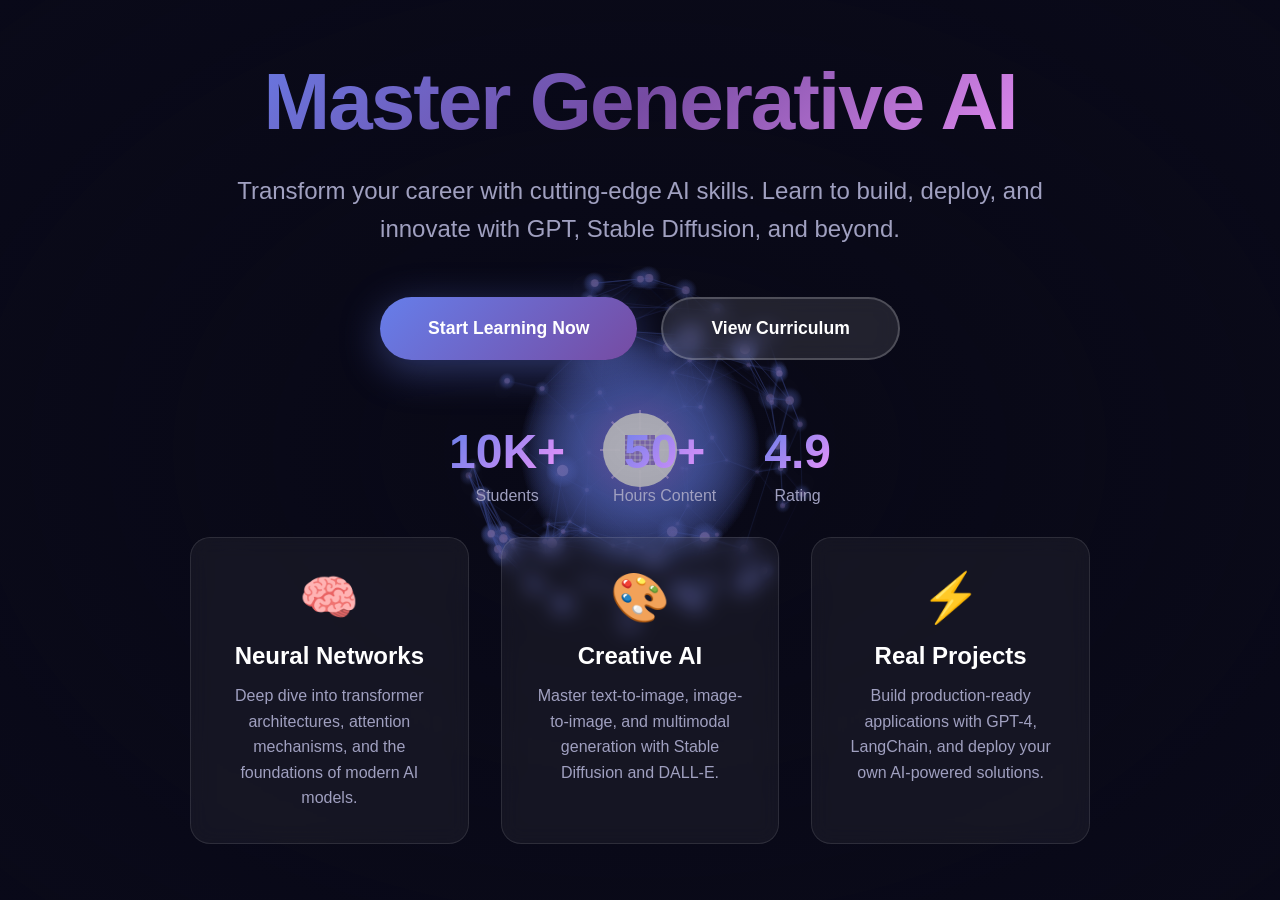
<file: sonnet/index.html>
<!DOCTYPE html>
<html lang="en">
<head>
    <meta charset="UTF-8">
    <meta name="viewport" content="width=device-width, initial-scale=1.0">
    <title>Generative AI Mastery Course</title>
    <link rel="stylesheet" href="css/sonnet.css">
</head>
<body>
    <canvas id="canvas"></canvas>
    <div class="content">
        <div class="hero">
            <h1>Master Generative AI</h1>
            <p class="subtitle">Transform your career with cutting-edge AI skills. Learn to build, deploy, and innovate with GPT, Stable Diffusion, and beyond.</p>
            <div class="cta-container">
                <button class="btn btn-primary">Start Learning Now</button>
                <button class="btn btn-secondary">View Curriculum</button>
            </div>
            <div class="stats">
                <div class="stat">
                    <div class="stat-number">10K+</div>
                    <div class="stat-label">Students</div>
                </div>
                <div class="stat">
                    <div class="stat-number">50+</div>
                    <div class="stat-label">Hours Content</div>
                </div>
                <div class="stat">
                    <div class="stat-number">4.9</div>
                    <div class="stat-label">Rating</div>
                </div>
            </div>
            <div class="features">
                <div class="feature-card">
                    <div class="feature-icon">🧠</div>
                    <h3>Neural Networks</h3>
                    <p>Deep dive into transformer architectures, attention mechanisms, and the foundations of modern AI models.</p>
                </div>
                <div class="feature-card">
                    <div class="feature-icon">🎨</div>
                    <h3>Creative AI</h3>
                    <p>Master text-to-image, image-to-image, and multimodal generation with Stable Diffusion and DALL-E.</p>
                </div>
                <div class="feature-card">
                    <div class="feature-icon">⚡</div>
                    <h3>Real Projects</h3>
                    <p>Build production-ready applications with GPT-4, LangChain, and deploy your own AI-powered solutions.</p>
                </div>
            </div>
        </div>
    </div>
    <script src="js/sonnet.js"></script>
</body>
</html>
</file>
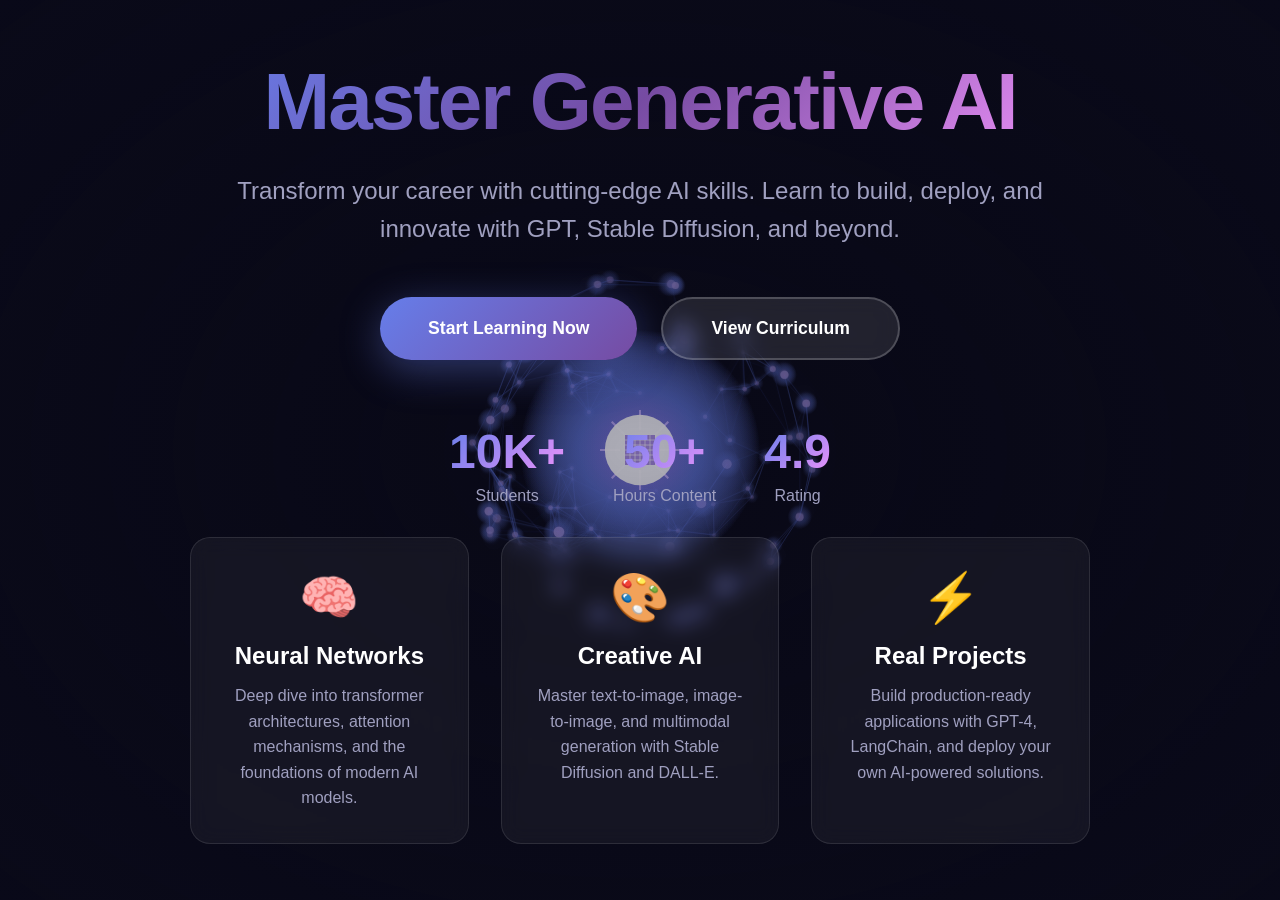
<file: Day 1st November - AI Code Generation/sonnet - genai_landing.html>
<!DOCTYPE html>
<html lang="en">
<head>
    <meta charset="UTF-8">
    <meta name="viewport" content="width=device-width, initial-scale=1.0">
    <title>Generative AI Mastery Course</title>
    <style>
        * {
            margin: 0;
            padding: 0;
            box-sizing: border-box;
        }

        body {
            font-family: 'Segoe UI', Tahoma, Geneva, Verdana, sans-serif;
            overflow-x: hidden;
            background: #0a0a1a;
            color: #fff;
        }

        #canvas {
            position: fixed;
            top: 0;
            left: 0;
            width: 100%;
            height: 100%;
            z-index: 1;
        }

        .content {
            position: relative;
            z-index: 2;
            min-height: 100vh;
            display: flex;
            flex-direction: column;
            justify-content: center;
            align-items: center;
            padding: 2rem;
            background: radial-gradient(ellipse at center, rgba(10,10,26,0.3) 0%, rgba(10,10,26,0.8) 100%);
        }

        .hero {
            text-align: center;
            max-width: 900px;
            animation: fadeInUp 1s ease-out;
        }

        @keyframes fadeInUp {
            from {
                opacity: 0;
                transform: translateY(30px);
            }
            to {
                opacity: 1;
                transform: translateY(0);
            }
        }

        h1 {
            font-size: clamp(2.5rem, 8vw, 5rem);
            font-weight: 800;
            background: linear-gradient(135deg, #667eea 0%, #764ba2 50%, #f093fb 100%);
            -webkit-background-clip: text;
            -webkit-text-fill-color: transparent;
            background-clip: text;
            margin-bottom: 1.5rem;
            letter-spacing: -2px;
            animation: gradientShift 3s ease infinite;
        }

        @keyframes gradientShift {
            0%, 100% {
                filter: hue-rotate(0deg);
            }
            50% {
                filter: hue-rotate(20deg);
            }
        }

        .subtitle {
            font-size: clamp(1.1rem, 3vw, 1.5rem);
            color: #a0a0c0;
            margin-bottom: 3rem;
            line-height: 1.6;
            font-weight: 300;
        }

        .cta-container {
            display: flex;
            gap: 1.5rem;
            justify-content: center;
            flex-wrap: wrap;
            margin-bottom: 4rem;
        }

        .btn {
            padding: 1.2rem 3rem;
            font-size: 1.1rem;
            font-weight: 600;
            border: none;
            border-radius: 50px;
            cursor: pointer;
            transition: all 0.3s ease;
            text-decoration: none;
            display: inline-block;
            position: relative;
            overflow: hidden;
        }

        .btn-primary {
            background: linear-gradient(135deg, #667eea 0%, #764ba2 100%);
            color: white;
            box-shadow: 0 10px 40px rgba(102, 126, 234, 0.4);
        }

        .btn-primary:hover {
            transform: translateY(-3px);
            box-shadow: 0 15px 50px rgba(102, 126, 234, 0.6);
        }

        .btn-secondary {
            background: rgba(255, 255, 255, 0.1);
            color: white;
            backdrop-filter: blur(10px);
            border: 2px solid rgba(255, 255, 255, 0.2);
        }

        .btn-secondary:hover {
            background: rgba(255, 255, 255, 0.2);
            border-color: rgba(255, 255, 255, 0.4);
            transform: translateY(-3px);
        }

        .features {
            display: grid;
            grid-template-columns: repeat(auto-fit, minmax(250px, 1fr));
            gap: 2rem;
            max-width: 1200px;
            margin-top: 2rem;
        }

        .feature-card {
            background: rgba(255, 255, 255, 0.05);
            backdrop-filter: blur(10px);
            border-radius: 20px;
            padding: 2rem;
            border: 1px solid rgba(255, 255, 255, 0.1);
            transition: all 0.3s ease;
            animation: fadeInUp 1s ease-out backwards;
        }

        .feature-card:nth-child(1) { animation-delay: 0.2s; }
        .feature-card:nth-child(2) { animation-delay: 0.4s; }
        .feature-card:nth-child(3) { animation-delay: 0.6s; }

        .feature-card:hover {
            transform: translateY(-10px);
            background: rgba(255, 255, 255, 0.08);
            border-color: rgba(102, 126, 234, 0.5);
            box-shadow: 0 20px 60px rgba(102, 126, 234, 0.3);
        }

        .feature-icon {
            font-size: 3rem;
            margin-bottom: 1rem;
        }

        .feature-card h3 {
            font-size: 1.5rem;
            margin-bottom: 0.8rem;
            color: #fff;
        }

        .feature-card p {
            color: #a0a0c0;
            line-height: 1.6;
        }

        .stats {
            display: flex;
            gap: 3rem;
            justify-content: center;
            margin-top: 3rem;
            flex-wrap: wrap;
        }

        .stat {
            text-align: center;
        }

        .stat-number {
            font-size: 3rem;
            font-weight: 800;
            background: linear-gradient(135deg, #667eea 0%, #f093fb 100%);
            -webkit-background-clip: text;
            -webkit-text-fill-color: transparent;
            background-clip: text;
        }

        .stat-label {
            color: #a0a0c0;
            font-size: 1rem;
            margin-top: 0.5rem;
        }

        @media (max-width: 768px) {
            .cta-container {
                flex-direction: column;
            }
            
            .btn {
                width: 100%;
            }
        }
    </style>
</head>
<body>
    <canvas id="canvas"></canvas>
    
    <div class="content">
        <div class="hero">
            <h1>Master Generative AI</h1>
            <p class="subtitle">Transform your career with cutting-edge AI skills. Learn to build, deploy, and innovate with GPT, Stable Diffusion, and beyond.</p>
            
            <div class="cta-container">
                <button class="btn btn-primary">Start Learning Now</button>
                <button class="btn btn-secondary">View Curriculum</button>
            </div>

            <div class="stats">
                <div class="stat">
                    <div class="stat-number">10K+</div>
                    <div class="stat-label">Students</div>
                </div>
                <div class="stat">
                    <div class="stat-number">50+</div>
                    <div class="stat-label">Hours Content</div>
                </div>
                <div class="stat">
                    <div class="stat-number">4.9</div>
                    <div class="stat-label">Rating</div>
                </div>
            </div>

            <div class="features">
                <div class="feature-card">
                    <div class="feature-icon">🧠</div>
                    <h3>Neural Networks</h3>
                    <p>Deep dive into transformer architectures, attention mechanisms, and the foundations of modern AI models.</p>
                </div>
                <div class="feature-card">
                    <div class="feature-icon">🎨</div>
                    <h3>Creative AI</h3>
                    <p>Master text-to-image, image-to-image, and multimodal generation with Stable Diffusion and DALL-E.</p>
                </div>
                <div class="feature-card">
                    <div class="feature-icon">⚡</div>
                    <h3>Real Projects</h3>
                    <p>Build production-ready applications with GPT-4, LangChain, and deploy your own AI-powered solutions.</p>
                </div>
            </div>
        </div>
    </div>

    <script>
        const canvas = document.getElementById('canvas');
        const ctx = canvas.getContext('2d');
        
        canvas.width = window.innerWidth;
        canvas.height = window.innerHeight;

        class Node {
            constructor(theta, phi, radius) {
                this.theta = theta;
                this.phi = phi;
                this.radius = radius;
                this.x = 0;
                this.y = 0;
                this.z = 0;
                this.screenX = 0;
                this.screenY = 0;
                this.brightness = Math.random() * 0.5 + 0.5;
                this.pulseSpeed = Math.random() * 0.02 + 0.01;
                this.pulseOffset = Math.random() * Math.PI * 2;
                this.updatePosition(0);
            }

            updatePosition(rotation) {
                const r = this.radius;
                const adjustedTheta = this.theta + rotation;
                
                this.x = r * Math.sin(this.phi) * Math.cos(adjustedTheta);
                this.y = r * Math.sin(this.phi) * Math.sin(adjustedTheta);
                this.z = r * Math.cos(this.phi);

                const scale = 300 / (300 + this.z);
                this.screenX = this.x * scale + canvas.width / 2;
                this.screenY = this.y * scale + canvas.height / 2;
                this.scale = scale;
            }

            draw(time) {
                const pulse = Math.sin(time * this.pulseSpeed + this.pulseOffset) * 0.3 + 0.7;
                const distanceFromCenter = Math.sqrt(this.x * this.x + this.y * this.y + this.z * this.z);
                const maxDistance = this.radius;
                const centerBrightness = 1 - (distanceFromCenter / maxDistance) * 0.6;
                
                const size = (2 + pulse * 1) * this.scale;
                const alpha = this.scale * this.brightness * pulse * centerBrightness;
                
                const gradient = ctx.createRadialGradient(
                    this.screenX, this.screenY, 0,
                    this.screenX, this.screenY, size * 3
                );
                gradient.addColorStop(0, `rgba(147, 112, 219, ${alpha})`);
                gradient.addColorStop(0.5, `rgba(102, 126, 234, ${alpha * 0.6})`);
                gradient.addColorStop(1, `rgba(102, 126, 234, 0)`);

                ctx.fillStyle = gradient;
                ctx.beginPath();
                ctx.arc(this.screenX, this.screenY, size * 3, 0, Math.PI * 2);
                ctx.fill();

                ctx.fillStyle = `rgba(200, 180, 255, ${alpha})`;
                ctx.beginPath();
                ctx.arc(this.screenX, this.screenY, size, 0, Math.PI * 2);
                ctx.fill();
            }
        }

        const nodes = [];
        const numNodes = 100;
        const sphereRadius = 150;

        for (let i = 0; i < numNodes; i++) {
            const theta = Math.random() * Math.PI * 2;
            const phi = Math.acos(2 * Math.random() - 1);
            nodes.push(new Node(theta, phi, sphereRadius));
        }

        let rotation = 0;
        let time = 0;

        function drawBrainCPU() {
            const centerX = canvas.width / 2;
            const centerY = canvas.height / 2;
            const size = 60;

            const gradient = ctx.createRadialGradient(centerX, centerY, 0, centerX, centerY, size * 2);
            gradient.addColorStop(0, 'rgba(147, 112, 219, 0.9)');
            gradient.addColorStop(0.5, 'rgba(102, 126, 234, 0.6)');
            gradient.addColorStop(1, 'rgba(102, 126, 234, 0)');
            
            ctx.fillStyle = gradient;
            ctx.beginPath();
            ctx.arc(centerX, centerY, size * 2, 0, Math.PI * 2);
            ctx.fill();

            ctx.strokeStyle = 'rgba(200, 180, 255, 0.8)';
            ctx.lineWidth = 2;
            ctx.beginPath();
            for (let i = 0; i < 8; i++) {
                const angle = (i / 8) * Math.PI * 2;
                const x1 = centerX + Math.cos(angle) * 20;
                const y1 = centerY + Math.sin(angle) * 20;
                const x2 = centerX + Math.cos(angle) * 40;
                const y2 = centerY + Math.sin(angle) * 40;
                ctx.moveTo(x1, y1);
                ctx.lineTo(x2, y2);
            }
            ctx.stroke();

            const pulse = Math.sin(time * 0.03) * 10 + 30;
            ctx.fillStyle = 'rgba(255, 255, 255, 0.9)';
            ctx.beginPath();
            ctx.arc(centerX, centerY, pulse, 0, Math.PI * 2);
            ctx.fill();

            ctx.fillStyle = 'rgba(147, 112, 219, 0.8)';
            ctx.fillRect(centerX - 15, centerY - 15, 30, 30);
            
            ctx.strokeStyle = 'rgba(255, 255, 255, 0.6)';
            ctx.lineWidth = 1;
            for (let i = -10; i <= 10; i += 5) {
                ctx.beginPath();
                ctx.moveTo(centerX + i, centerY - 15);
                ctx.lineTo(centerX + i, centerY + 15);
                ctx.stroke();
                ctx.beginPath();
                ctx.moveTo(centerX - 15, centerY + i);
                ctx.lineTo(centerX + 15, centerY + i);
                ctx.stroke();
            }
        }

        function drawConnections() {
            ctx.strokeStyle = 'rgba(102, 126, 234, 0.15)';
            ctx.lineWidth = 1;

            for (let i = 0; i < nodes.length; i++) {
                for (let j = i + 1; j < nodes.length; j++) {
                    const dx = nodes[i].x - nodes[j].x;
                    const dy = nodes[i].y - nodes[j].y;
                    const dz = nodes[i].z - nodes[j].z;
                    const distance = Math.sqrt(dx * dx + dy * dy + dz * dz);

                    if (distance < 80) {
                        const alpha = (1 - distance / 80) * 0.3;
                        ctx.strokeStyle = `rgba(102, 126, 234, ${alpha})`;
                        ctx.beginPath();
                        ctx.moveTo(nodes[i].screenX, nodes[i].screenY);
                        ctx.lineTo(nodes[j].screenX, nodes[j].screenY);
                        ctx.stroke();
                    }
                }
            }
        }

        function animate() {
            ctx.fillStyle = 'rgba(10, 10, 26, 0.3)';
            ctx.fillRect(0, 0, canvas.width, canvas.height);

            rotation += 0.003;
            time++;

            nodes.forEach(node => node.updatePosition(rotation));
            
            nodes.sort((a, b) => a.z - b.z);

            drawConnections();
            nodes.forEach(node => node.draw(time));
            drawBrainCPU();

            requestAnimationFrame(animate);
        }

        animate();

        window.addEventListener('resize', () => {
            canvas.width = window.innerWidth;
            canvas.height = window.innerHeight;
        });

        let mouseX = 0;
        let mouseY = 0;
        window.addEventListener('mousemove', (e) => {
            mouseX = (e.clientX / window.innerWidth - 0.5) * 0.1;
            mouseY = (e.clientY / window.innerHeight - 0.5) * 0.1;
        });
    </script>
</body>
</html>
</file>
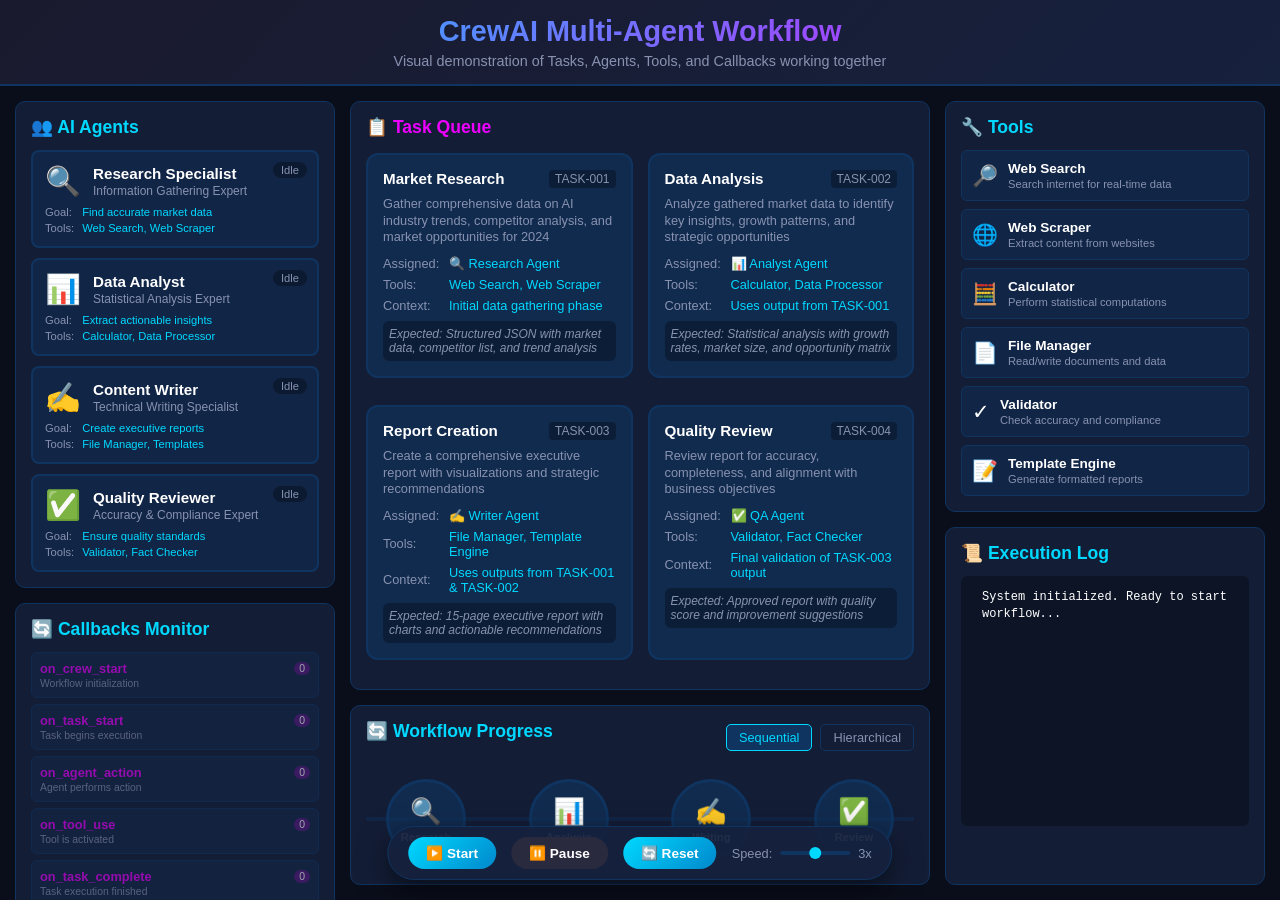
<file: Week11/Day_1/crewai-visualization.html>
<!DOCTYPE html>
<html lang="en">
<head>
    <meta charset="UTF-8">
    <meta name="viewport" content="width=device-width, initial-scale=1.0">
    <title>CrewAI Multi-Agent Workflow with Tasks & Callbacks</title>
    <style>
        * {
            margin: 0;
            padding: 0;
            box-sizing: border-box;
        }

        body {
            font-family: -apple-system, BlinkMacSystemFont, 'Segoe UI', Roboto, sans-serif;
            background: #0a0e1a;
            color: #fff;
            height: 100vh;
            overflow: hidden;
            display: flex;
            flex-direction: column;
        }

        .header {
            text-align: center;
            padding: 15px;
            background: linear-gradient(135deg, #1a1a2e 0%, #16213e 100%);
            border-bottom: 2px solid #0f3460;
        }

        h1 {
            font-size: 1.8rem;
            background: linear-gradient(135deg, #00d9ff 0%, #ee00ff 100%);
            -webkit-background-clip: text;
            -webkit-text-fill-color: transparent;
            margin-bottom: 5px;
        }

        .subtitle {
            color: #8892b0;
            font-size: 0.9rem;
        }

        .main-container {
            flex: 1;
            display: flex;
            gap: 15px;
            padding: 15px;
            overflow: hidden;
        }

        /* Left Panel - Agents & Callbacks */
        .left-panel {
            width: 320px;
            display: flex;
            flex-direction: column;
            gap: 15px;
        }

        .agents-section {
            background: rgba(22, 33, 62, 0.8);
            border-radius: 10px;
            padding: 15px;
            border: 1px solid #0f3460;
        }

        .section-title {
            font-size: 1.1rem;
            margin-bottom: 12px;
            color: #00d9ff;
            display: flex;
            align-items: center;
            gap: 8px;
        }

        .agent-list {
            display: flex;
            flex-direction: column;
            gap: 10px;
        }

        .agent-card {
            background: rgba(15, 52, 96, 0.4);
            border: 2px solid #0f3460;
            border-radius: 8px;
            padding: 12px;
            transition: all 0.3s ease;
            cursor: pointer;
            position: relative;
            overflow: hidden;
        }

        .agent-card.active {
            border-color: #00d9ff;
            background: rgba(0, 217, 255, 0.2);
            box-shadow: 0 0 15px rgba(0, 217, 255, 0.4);
            transform: translateX(5px);
        }

        .agent-header {
            display: flex;
            align-items: center;
            gap: 12px;
            margin-bottom: 8px;
        }

        .agent-icon {
            font-size: 1.8rem;
        }

        .agent-info {
            flex: 1;
        }

        .agent-name {
            font-size: 0.95rem;
            font-weight: bold;
            margin-bottom: 2px;
        }

        .agent-role {
            font-size: 0.75rem;
            color: #8892b0;
        }

        .agent-status {
            position: absolute;
            top: 10px;
            right: 10px;
            font-size: 0.7rem;
            padding: 2px 8px;
            border-radius: 12px;
            background: rgba(0, 0, 0, 0.3);
            color: #8892b0;
        }

        .agent-status.working {
            background: rgba(0, 217, 255, 0.2);
            color: #00d9ff;
            animation: pulse 1s infinite;
        }

        .agent-details {
            display: grid;
            grid-template-columns: auto 1fr;
            gap: 4px 8px;
            font-size: 0.7rem;
        }

        .agent-detail-label {
            color: #8892b0;
        }

        .agent-detail-value {
            color: #00d9ff;
        }

        @keyframes pulse {
            0%, 100% { opacity: 1; }
            50% { opacity: 0.6; }
        }

        /* Tools Section - moved to left panel */
        .tools-section {
            background: rgba(22, 33, 62, 0.8);
            border-radius: 10px;
            padding: 15px;
            border: 1px solid #0f3460;
            flex: 1;
        }

        .task-list-title {
            font-size: 1.1rem;
            color: #ee00ff;
            margin-bottom: 12px;
            display: flex;
            align-items: center;
            gap: 10px;
        }

        .task-card {
            background: rgba(15, 52, 96, 0.6);
            border: 2px solid #0f3460;
            border-radius: 12px;
            padding: 18px;
            margin-bottom: 12px;
            transition: all 0.3s ease;
            position: relative;
            overflow: hidden;
        }

        .task-card.active {
            border-color: #ee00ff;
            background: rgba(238, 0, 255, 0.1);
            box-shadow: 0 0 25px rgba(238, 0, 255, 0.3);
            transform: translateX(5px);
        }

        .task-card.completed {
            border-color: #00ff88;
            background: rgba(0, 255, 136, 0.05);
        }

        .task-card.completed::after {
            content: '✓';
            position: absolute;
            right: 20px;
            top: 20px;
            font-size: 1.2rem;
            color: #00ff88;
        }

        .task-header {
            display: flex;
            justify-content: space-between;
            align-items: start;
            margin-bottom: 10px;
        }

        .task-title {
            font-size: 1rem;
            font-weight: bold;
            color: #fff;
        }

        .task-id {
            font-size: 0.8rem;
            color: #8892b0;
            background: rgba(0, 0, 0, 0.3);
            padding: 2px 8px;
            border-radius: 4px;
        }

        .task-description {
            color: #8892b0;
            margin-bottom: 12px;
            line-height: 1.4;
            font-size: 0.85rem;
        }

        .task-details {
            display: grid;
            gap: 8px;
        }

        .task-detail-item {
            display: flex;
            align-items: center;
            gap: 8px;
            font-size: 0.85rem;
        }

        .task-detail-label {
            color: #8892b0;
            min-width: 70px;
        }

        .task-detail-value {
            color: #00d9ff;
        }

        .task-expected-output {
            margin-top: 10px;
            padding: 8px;
            background: rgba(0, 0, 0, 0.3);
            border-radius: 6px;
            font-size: 0.8rem;
            font-style: italic;
        }

        /* Center Panel - Tasks & Workflow */
        .center-panel {
            flex: 1;
            display: flex;
            flex-direction: column;
            gap: 15px;
            overflow: hidden;
        }

        .workflow-section {
            background: rgba(22, 33, 62, 0.8);
            border-radius: 10px;
            padding: 15px;
            border: 1px solid #0f3460;
            height: 180px;
        }

        .workflow-header {
            display: flex;
            justify-content: space-between;
            align-items: center;
            margin-bottom: 15px;
        }

        .process-selector {
            display: flex;
            gap: 8px;
        }

        .process-btn {
            padding: 5px 12px;
            border: 1px solid #0f3460;
            background: transparent;
            color: #8892b0;
            border-radius: 5px;
            cursor: pointer;
            font-size: 0.8rem;
            transition: all 0.3s ease;
        }

        .process-btn.active {
            background: #0f3460;
            color: #00d9ff;
            border-color: #00d9ff;
        }

        .workflow-track {
            height: 100px;
            position: relative;
            display: flex;
            align-items: center;
            justify-content: space-between;
            padding: 0 20px;
        }

        /* Tasks Section - in center panel */
        .tasks-section {
            background: rgba(22, 33, 62, 0.8);
            border-radius: 10px;
            padding: 15px;
            border: 1px solid #0f3460;
            flex: 1;
            overflow-y: auto;
        }

        .task-list-title {
            font-size: 1.1rem;
            color: #ee00ff;
            margin-bottom: 15px;
            display: flex;
            align-items: center;
            gap: 10px;
        }

        .task-grid {
            display: grid;
            grid-template-columns: 1fr 1fr;
            gap: 15px;
        }

        .task-card {
            background: rgba(15, 52, 96, 0.6);
            border: 2px solid #0f3460;
            border-radius: 12px;
            padding: 15px;
            transition: all 0.3s ease;
            position: relative;
            overflow: hidden;
        }

        .task-card.active {
            border-color: #ee00ff;
            background: rgba(238, 0, 255, 0.1);
            box-shadow: 0 0 25px rgba(238, 0, 255, 0.3);
            transform: scale(1.02);
        }

        .task-card.completed {
            border-color: #00ff88;
            background: rgba(0, 255, 136, 0.05);
        }

        .task-card.completed::after {
            content: '✓';
            position: absolute;
            right: 15px;
            top: 15px;
            font-size: 1.2rem;
            color: #00ff88;
        }

        .task-header {
            display: flex;
            justify-content: space-between;
            align-items: start;
            margin-bottom: 8px;
        }

        .task-title {
            font-size: 0.95rem;
            font-weight: bold;
            color: #fff;
        }

        .task-id {
            font-size: 0.75rem;
            color: #8892b0;
            background: rgba(0, 0, 0, 0.3);
            padding: 2px 6px;
            border-radius: 4px;
        }

        .task-description {
            color: #8892b0;
            margin-bottom: 10px;
            line-height: 1.3;
            font-size: 0.8rem;
        }

        .task-details {
            display: grid;
            gap: 6px;
        }

        .task-detail-item {
            display: flex;
            align-items: center;
            gap: 6px;
            font-size: 0.8rem;
        }

        .task-detail-label {
            color: #8892b0;
            min-width: 60px;
        }

        .task-detail-value {
            color: #00d9ff;
        }

        .task-expected-output {
            margin-top: 8px;
            padding: 6px;
            background: rgba(0, 0, 0, 0.3);
            border-radius: 6px;
            font-size: 0.75rem;
            font-style: italic;
            color: #8892b0;
        }

        /* Compact workflow nodes */
        .flow-node {
            width: 80px;
            height: 80px;
            background: rgba(15, 52, 96, 0.6);
            border: 3px solid #0f3460;
            border-radius: 50%;
            display: flex;
            flex-direction: column;
            align-items: center;
            justify-content: center;
            transition: all 0.4s ease;
            cursor: pointer;
            position: relative;
            z-index: 10;
        }

        .flow-node.active {
            border-color: #00d9ff;
            background: rgba(0, 217, 255, 0.3);
            box-shadow: 0 0 30px rgba(0, 217, 255, 0.6);
            transform: scale(1.15);
            z-index: 20;
        }

        .flow-node.completed {
            border-color: #00ff88;
            background: rgba(0, 255, 136, 0.1);
        }

        .flow-node-icon {
            font-size: 1.6rem;
            margin-bottom: 5px;
        }

        .flow-node-label {
            font-size: 0.7rem;
            text-align: center;
            font-weight: bold;
        }

        .flow-progress {
            position: absolute;
            top: 50%;
            left: 0;
            right: 0;
            height: 4px;
            background: rgba(15, 52, 96, 0.4);
            transform: translateY(-50%);
            z-index: 1;
        }

        .flow-progress-bar {
            height: 100%;
            background: linear-gradient(90deg, #00d9ff, #ee00ff);
            width: 0%;
            transition: width 2s ease;
            box-shadow: 0 0 10px rgba(0, 217, 255, 0.5);
        }

        /* Data packets animation */
        .data-packet {
            position: absolute;
            width: 20px;
            height: 20px;
            background: radial-gradient(circle, #00d9ff, transparent);
            border-radius: 50%;
            opacity: 0;
            z-index: 15;
        }

        .data-packet.active {
            animation: dataPacketFlow 1.5s ease-out;
        }

        @keyframes dataPacketFlow {
            0% {
                opacity: 0;
                transform: scale(0.5);
            }
            20% {
                opacity: 1;
                transform: scale(1);
            }
            80% {
                opacity: 1;
            }
            100% {
                opacity: 0;
                transform: scale(0.5);
            }
        }

        .tool-list {
            display: flex;
            flex-direction: column;
            gap: 8px;
        }

        .tool-item {
            background: rgba(15, 52, 96, 0.4);
            border: 1px solid #0f3460;
            border-radius: 6px;
            padding: 10px;
            transition: all 0.3s ease;
            display: flex;
            align-items: center;
            gap: 10px;
        }

        .tool-item.active {
            border-color: #00d9ff;
            background: rgba(0, 217, 255, 0.2);
            transform: translateX(5px);
            box-shadow: 0 0 15px rgba(0, 217, 255, 0.3);
        }

        .tool-icon {
            font-size: 1.3rem;
        }

        .tool-info {
            flex: 1;
        }

        .tool-name {
            font-size: 0.85rem;
            font-weight: bold;
            margin-bottom: 2px;
        }

        .tool-description {
            font-size: 0.7rem;
            color: #8892b0;
        }

        .log-entry {
            padding: 3px 0;
            margin-bottom: 2px;
            border-left: 3px solid transparent;
            padding-left: 8px;
        }

        .log-entry.callback {
            border-left-color: #ee00ff;
        }

        .log-entry.tool {
            border-left-color: #00d9ff;
        }

        .log-entry.agent {
            border-left-color: #00ff88;
        }

        .log-entry.task {
            border-left-color: #ff6b6b;
        }

        /* Right Panel - Tools & Logs */
        .right-panel {
            width: 320px;
            display: flex;
            flex-direction: column;
            gap: 15px;
        }

        .callbacks-section {
            background: rgba(22, 33, 62, 0.8);
            border-radius: 10px;
            padding: 15px;
            border: 1px solid #0f3460;
        }

        .callback-item {
            background: rgba(15, 52, 96, 0.4);
            border: 1px solid #0f3460;
            border-radius: 6px;
            padding: 8px;
            margin-bottom: 6px;
            transition: all 0.3s ease;
            opacity: 0.6;
        }

        .callback-item.triggered {
            opacity: 1;
            border-color: #ee00ff;
            background: rgba(238, 0, 255, 0.1);
            animation: callbackPulse 0.5s ease;
        }

        @keyframes callbackPulse {
            0%, 100% { transform: scale(1); }
            50% { transform: scale(1.05); }
        }

        .callback-header {
            display: flex;
            justify-content: space-between;
            align-items: center;
            margin-bottom: 2px;
        }

        .callback-name {
            font-weight: bold;
            color: #ee00ff;
            font-size: 0.8rem;
        }

        .callback-count {
            font-size: 0.65rem;
            color: #fff;
            background: rgba(238, 0, 255, 0.3);
            padding: 1px 5px;
            border-radius: 10px;
        }

        .callback-description {
            font-size: 0.65rem;
            color: #8892b0;
        }

        /* Logs Section - in right panel */
        .logs-section {
            background: rgba(22, 33, 62, 0.8);
            border-radius: 10px;
            padding: 15px;
            border: 1px solid #0f3460;
            flex: 1;
            display: flex;
            flex-direction: column;
        }

        .logs-content {
            flex: 1;
            overflow-y: auto;
            font-family: 'Monaco', 'Courier New', monospace;
            font-size: 0.75rem;
            line-height: 1.4;
            background: rgba(0, 0, 0, 0.3);
            padding: 10px;
            border-radius: 6px;
            max-height: 250px;
        }

        /* Control Panel */
        .control-panel {
            position: fixed;
            bottom: 20px;
            left: 50%;
            transform: translateX(-50%);
            background: rgba(22, 33, 62, 0.95);
            border: 1px solid #0f3460;
            border-radius: 50px;
            padding: 10px 20px;
            display: flex;
            gap: 15px;
            align-items: center;
            box-shadow: 0 10px 30px rgba(0, 0, 0, 0.5);
            z-index: 1000;
        }

        .control-btn {
            padding: 8px 18px;
            border: none;
            border-radius: 20px;
            background: linear-gradient(135deg, #00d9ff, #0088cc);
            color: white;
            font-weight: bold;
            font-size: 0.85rem;
            cursor: pointer;
            transition: all 0.3s ease;
        }

        .control-btn:hover {
            transform: translateY(-2px);
            box-shadow: 0 5px 15px rgba(0, 217, 255, 0.4);
        }

        .control-btn:disabled {
            background: #2a2a3e;
            cursor: not-allowed;
            transform: none;
        }

        .speed-control {
            display: flex;
            align-items: center;
            gap: 8px;
            color: #8892b0;
            font-size: 0.8rem;
        }

        .speed-slider {
            width: 70px;
            height: 4px;
            -webkit-appearance: none;
            appearance: none;
            background: #0f3460;
            border-radius: 2px;
            outline: none;
        }

        .speed-slider::-webkit-slider-thumb {
            -webkit-appearance: none;
            appearance: none;
            width: 12px;
            height: 12px;
            background: #00d9ff;
            border-radius: 50%;
            cursor: pointer;
        }

        /* Floating status */
        .status-popup {
            position: absolute;
            background: rgba(238, 0, 255, 0.9);
            color: white;
            padding: 6px 12px;
            border-radius: 20px;
            font-size: 0.75rem;
            font-weight: bold;
            white-space: nowrap;
            opacity: 0;
            transform: translateY(-10px);
            transition: all 0.3s ease;
            pointer-events: none;
            z-index: 100;
        }

        .status-popup.show {
            opacity: 1;
            transform: translateY(-25px);
        }
    </style>
</head>
<body>
    <div class="header">
        <h1>CrewAI Multi-Agent Workflow</h1>
        <p class="subtitle">Visual demonstration of Tasks, Agents, Tools, and Callbacks working together</p>
    </div>

    <div class="main-container">
        <!-- Left Panel - Agents & Callbacks -->
        <div class="left-panel">
            <div class="agents-section">
                <h3 class="section-title">👥 AI Agents</h3>
                <div class="agent-list">
                    <div class="agent-card" id="agent-researcher">
                        <div class="agent-status">Idle</div>
                        <div class="agent-header">
                            <span class="agent-icon">🔍</span>
                            <div class="agent-info">
                                <div class="agent-name">Research Specialist</div>
                                <div class="agent-role">Information Gathering Expert</div>
                            </div>
                        </div>
                        <div class="agent-details">
                            <span class="agent-detail-label">Goal:</span>
                            <span class="agent-detail-value">Find accurate market data</span>
                            <span class="agent-detail-label">Tools:</span>
                            <span class="agent-detail-value">Web Search, Web Scraper</span>
                        </div>
                    </div>
                    
                    <div class="agent-card" id="agent-analyst">
                        <div class="agent-status">Idle</div>
                        <div class="agent-header">
                            <span class="agent-icon">📊</span>
                            <div class="agent-info">
                                <div class="agent-name">Data Analyst</div>
                                <div class="agent-role">Statistical Analysis Expert</div>
                            </div>
                        </div>
                        <div class="agent-details">
                            <span class="agent-detail-label">Goal:</span>
                            <span class="agent-detail-value">Extract actionable insights</span>
                            <span class="agent-detail-label">Tools:</span>
                            <span class="agent-detail-value">Calculator, Data Processor</span>
                        </div>
                    </div>
                    
                    <div class="agent-card" id="agent-writer">
                        <div class="agent-status">Idle</div>
                        <div class="agent-header">
                            <span class="agent-icon">✍️</span>
                            <div class="agent-info">
                                <div class="agent-name">Content Writer</div>
                                <div class="agent-role">Technical Writing Specialist</div>
                            </div>
                        </div>
                        <div class="agent-details">
                            <span class="agent-detail-label">Goal:</span>
                            <span class="agent-detail-value">Create executive reports</span>
                            <span class="agent-detail-label">Tools:</span>
                            <span class="agent-detail-value">File Manager, Templates</span>
                        </div>
                    </div>
                    
                    <div class="agent-card" id="agent-reviewer">
                        <div class="agent-status">Idle</div>
                        <div class="agent-header">
                            <span class="agent-icon">✅</span>
                            <div class="agent-info">
                                <div class="agent-name">Quality Reviewer</div>
                                <div class="agent-role">Accuracy & Compliance Expert</div>
                            </div>
                        </div>
                        <div class="agent-details">
                            <span class="agent-detail-label">Goal:</span>
                            <span class="agent-detail-value">Ensure quality standards</span>
                            <span class="agent-detail-label">Tools:</span>
                            <span class="agent-detail-value">Validator, Fact Checker</span>
                        </div>
                    </div>
                </div>
            </div>

            <div class="callbacks-section">
                <h3 class="section-title">🔄 Callbacks Monitor</h3>
                
                <div class="callback-item" id="cb-crew-start">
                    <div class="callback-header">
                        <span class="callback-name">on_crew_start</span>
                        <span class="callback-count">0</span>
                    </div>
                    <div class="callback-description">Workflow initialization</div>
                </div>

                <div class="callback-item" id="cb-task-start">
                    <div class="callback-header">
                        <span class="callback-name">on_task_start</span>
                        <span class="callback-count">0</span>
                    </div>
                    <div class="callback-description">Task begins execution</div>
                </div>

                <div class="callback-item" id="cb-agent-action">
                    <div class="callback-header">
                        <span class="callback-name">on_agent_action</span>
                        <span class="callback-count">0</span>
                    </div>
                    <div class="callback-description">Agent performs action</div>
                </div>

                <div class="callback-item" id="cb-tool-use">
                    <div class="callback-header">
                        <span class="callback-name">on_tool_use</span>
                        <span class="callback-count">0</span>
                    </div>
                    <div class="callback-description">Tool is activated</div>
                </div>

                <div class="callback-item" id="cb-task-complete">
                    <div class="callback-header">
                        <span class="callback-name">on_task_complete</span>
                        <span class="callback-count">0</span>
                    </div>
                    <div class="callback-description">Task execution finished</div>
                </div>

                <div class="callback-item" id="cb-agent-think">
                    <div class="callback-header">
                        <span class="callback-name">on_agent_think</span>
                        <span class="callback-count">0</span>
                    </div>
                    <div class="callback-description">Agent reasoning process</div>
                </div>

                <div class="callback-item" id="cb-error">
                    <div class="callback-header">
                        <span class="callback-name">on_error</span>
                        <span class="callback-count">0</span>
                    </div>
                    <div class="callback-description">Error handling triggered</div>
                </div>

                <div class="callback-item" id="cb-crew-complete">
                    <div class="callback-header">
                        <span class="callback-name">on_crew_complete</span>
                        <span class="callback-count">0</span>
                    </div>
                    <div class="callback-description">All tasks completed</div>
                </div>
            </div>
        </div>

        <!-- Center Panel - Tasks & Workflow -->
        <div class="center-panel">
            <!-- Tasks Section -->
            <div class="tasks-section">
                <h3 class="task-list-title">📋 Task Queue</h3>
                
                <div class="task-grid">
                    <div class="task-card" id="task-1">
                        <div class="task-header">
                            <div class="task-title">Market Research</div>
                            <div class="task-id">TASK-001</div>
                        </div>
                        <div class="task-description">
                            Gather comprehensive data on AI industry trends, competitor analysis, and market opportunities for 2024
                        </div>
                        <div class="task-details">
                            <div class="task-detail-item">
                                <span class="task-detail-label">Assigned:</span>
                                <span class="task-detail-value">🔍 Research Agent</span>
                            </div>
                            <div class="task-detail-item">
                                <span class="task-detail-label">Tools:</span>
                                <span class="task-detail-value">Web Search, Web Scraper</span>
                            </div>
                            <div class="task-detail-item">
                                <span class="task-detail-label">Context:</span>
                                <span class="task-detail-value">Initial data gathering phase</span>
                            </div>
                        </div>
                        <div class="task-expected-output">
                            Expected: Structured JSON with market data, competitor list, and trend analysis
                        </div>
                    </div>

                    <div class="task-card" id="task-2">
                        <div class="task-header">
                            <div class="task-title">Data Analysis</div>
                            <div class="task-id">TASK-002</div>
                        </div>
                        <div class="task-description">
                            Analyze gathered market data to identify key insights, growth patterns, and strategic opportunities
                        </div>
                        <div class="task-details">
                            <div class="task-detail-item">
                                <span class="task-detail-label">Assigned:</span>
                                <span class="task-detail-value">📊 Analyst Agent</span>
                            </div>
                            <div class="task-detail-item">
                                <span class="task-detail-label">Tools:</span>
                                <span class="task-detail-value">Calculator, Data Processor</span>
                            </div>
                            <div class="task-detail-item">
                                <span class="task-detail-label">Context:</span>
                                <span class="task-detail-value">Uses output from TASK-001</span>
                            </div>
                        </div>
                        <div class="task-expected-output">
                            Expected: Statistical analysis with growth rates, market size, and opportunity matrix
                        </div>
                    </div>

                    <div class="task-card" id="task-3">
                        <div class="task-header">
                            <div class="task-title">Report Creation</div>
                            <div class="task-id">TASK-003</div>
                        </div>
                        <div class="task-description">
                            Create a comprehensive executive report with visualizations and strategic recommendations
                        </div>
                        <div class="task-details">
                            <div class="task-detail-item">
                                <span class="task-detail-label">Assigned:</span>
                                <span class="task-detail-value">✍️ Writer Agent</span>
                            </div>
                            <div class="task-detail-item">
                                <span class="task-detail-label">Tools:</span>
                                <span class="task-detail-value">File Manager, Template Engine</span>
                            </div>
                            <div class="task-detail-item">
                                <span class="task-detail-label">Context:</span>
                                <span class="task-detail-value">Uses outputs from TASK-001 & TASK-002</span>
                            </div>
                        </div>
                        <div class="task-expected-output">
                            Expected: 15-page executive report with charts and actionable recommendations
                        </div>
                    </div>

                    <div class="task-card" id="task-4">
                        <div class="task-header">
                            <div class="task-title">Quality Review</div>
                            <div class="task-id">TASK-004</div>
                        </div>
                        <div class="task-description">
                            Review report for accuracy, completeness, and alignment with business objectives
                        </div>
                        <div class="task-details">
                            <div class="task-detail-item">
                                <span class="task-detail-label">Assigned:</span>
                                <span class="task-detail-value">✅ QA Agent</span>
                            </div>
                            <div class="task-detail-item">
                                <span class="task-detail-label">Tools:</span>
                                <span class="task-detail-value">Validator, Fact Checker</span>
                            </div>
                            <div class="task-detail-item">
                                <span class="task-detail-label">Context:</span>
                                <span class="task-detail-value">Final validation of TASK-003 output</span>
                            </div>
                        </div>
                        <div class="task-expected-output">
                            Expected: Approved report with quality score and improvement suggestions
                        </div>
                    </div>
                </div>
            </div>

            <!-- Workflow Visualization -->
            <div class="workflow-section">
                <div class="workflow-header">
                    <h3 class="section-title">🔄 Workflow Progress</h3>
                    <div class="process-selector">
                        <button class="process-btn active" onclick="setProcess('sequential')">Sequential</button>
                        <button class="process-btn" onclick="setProcess('hierarchical')">Hierarchical</button>
                    </div>
                </div>
                
                <div class="workflow-track">
                    <div class="flow-progress">
                        <div class="flow-progress-bar" id="progress-bar"></div>
                    </div>
                    
                    <div class="flow-node" id="flow-1">
                        <div class="flow-node-icon">🔍</div>
                        <div class="flow-node-label">Research</div>
                        <div class="status-popup" id="status-1"></div>
                    </div>
                    
                    <div class="flow-node" id="flow-2">
                        <div class="flow-node-icon">📊</div>
                        <div class="flow-node-label">Analysis</div>
                        <div class="status-popup" id="status-2"></div>
                    </div>
                    
                    <div class="flow-node" id="flow-3">
                        <div class="flow-node-icon">✍️</div>
                        <div class="flow-node-label">Writing</div>
                        <div class="status-popup" id="status-3"></div>
                    </div>
                    
                    <div class="flow-node" id="flow-4">
                        <div class="flow-node-icon">✅</div>
                        <div class="flow-node-label">Review</div>
                        <div class="status-popup" id="status-4"></div>
                    </div>
                </div>
            </div>
        </div>

        <!-- Right Panel - Tools & Logs -->
        <div class="right-panel">
            <div class="tools-section">
                <h3 class="section-title">🔧 Tools</h3>
                <div class="tool-list">
                    <div class="tool-item" id="tool-search">
                        <span class="tool-icon">🔎</span>
                        <div class="tool-info">
                            <div class="tool-name">Web Search</div>
                            <div class="tool-description">Search internet for real-time data</div>
                        </div>
                    </div>
                    <div class="tool-item" id="tool-scraper">
                        <span class="tool-icon">🌐</span>
                        <div class="tool-info">
                            <div class="tool-name">Web Scraper</div>
                            <div class="tool-description">Extract content from websites</div>
                        </div>
                    </div>
                    <div class="tool-item" id="tool-calculator">
                        <span class="tool-icon">🧮</span>
                        <div class="tool-info">
                            <div class="tool-name">Calculator</div>
                            <div class="tool-description">Perform statistical computations</div>
                        </div>
                    </div>
                    <div class="tool-item" id="tool-file">
                        <span class="tool-icon">📄</span>
                        <div class="tool-info">
                            <div class="tool-name">File Manager</div>
                            <div class="tool-description">Read/write documents and data</div>
                        </div>
                    </div>
                    <div class="tool-item" id="tool-validator">
                        <span class="tool-icon">✓</span>
                        <div class="tool-info">
                            <div class="tool-name">Validator</div>
                            <div class="tool-description">Check accuracy and compliance</div>
                        </div>
                    </div>
                    <div class="tool-item" id="tool-template">
                        <span class="tool-icon">📝</span>
                        <div class="tool-info">
                            <div class="tool-name">Template Engine</div>
                            <div class="tool-description">Generate formatted reports</div>
                        </div>
                    </div>
                </div>
            </div>

            <div class="logs-section">
                <h3 class="section-title">📜 Execution Log</h3>
                <div class="logs-content" id="logs-content">
                    <div class="log-entry">System initialized. Ready to start workflow...</div>
                </div>
            </div>
        </div>
    </div>

    <!-- Control Panel -->
    <div class="control-panel">
        <button class="control-btn" id="start-btn" onclick="startWorkflow()">▶️ Start</button>
        <button class="control-btn" id="pause-btn" onclick="pauseWorkflow()" disabled>⏸️ Pause</button>
        <button class="control-btn" id="reset-btn" onclick="resetWorkflow()">🔄 Reset</button>
        <div class="speed-control">
            <span>Speed:</span>
            <input type="range" class="speed-slider" id="speed-slider" min="1" max="5" value="3">
            <span id="speed-value">3x</span>
        </div>
    </div>

    <script>
        let isRunning = false;
        let isPaused = false;
        let currentProcess = 'sequential';
        let animationSpeed = 3;
        let currentStep = 0;
        let callbackCounts = {};

        // Initialize
        document.getElementById('speed-slider').addEventListener('input', (e) => {
            animationSpeed = e.target.value;
            document.getElementById('speed-value').textContent = `${animationSpeed}x`;
        });

        // Initialize callback counts
        ['crew-start', 'task-start', 'agent-action', 'tool-use', 'task-complete', 'agent-think', 'error', 'crew-complete'].forEach(cb => {
            callbackCounts[cb] = 0;
        });

        // Workflow steps with detailed callbacks
        const workflowSteps = [
            {
                type: 'start',
                callback: 'crew-start',
                log: '🚀 CrewAI workflow initiated - Multi-agent system starting'
            },
            {
                type: 'task',
                taskId: 1,
                agent: 'researcher',
                callbacks: ['task-start', 'agent-action'],
                log: '📋 TASK-001: Market Research started by Research Agent',
                status: 'Gathering data...'
            },
            {
                type: 'tool',
                taskId: 1,
                tools: ['search'],
                callback: 'tool-use',
                log: '🔎 Web Search activated: Querying "AI market trends 2024"',
                dataFlow: true
            },
            {
                type: 'agent',
                taskId: 1,
                agent: 'researcher',
                callback: 'agent-think',
                log: '🤔 Research Agent: Analyzing search results for relevance'
            },
            {
                type: 'tool',
                taskId: 1,
                tools: ['scraper'],
                callback: 'tool-use',
                log: '🌐 Web Scraper activated: Extracting data from 5 sources',
                dataFlow: true
            },
            {
                type: 'complete',
                taskId: 1,
                callback: 'task-complete',
                log: '✅ TASK-001 completed: 15MB market data collected',
                status: 'Data ready',
                progress: 25
            },
            {
                type: 'task',
                taskId: 2,
                agent: 'analyst',
                callbacks: ['task-start', 'agent-action'],
                log: '📋 TASK-002: Data Analysis started by Analyst Agent',
                status: 'Processing...'
            },
            {
                type: 'agent',
                taskId: 2,
                agent: 'analyst',
                callback: 'agent-think',
                log: '🤔 Analyst Agent: Identifying patterns in market data'
            },
            {
                type: 'tool',
                taskId: 2,
                tools: ['calculator'],
                callback: 'tool-use',
                log: '🧮 Calculator activated: Computing growth rates and projections',
                dataFlow: true
            },
            {
                type: 'complete',
                taskId: 2,
                callback: 'task-complete',
                log: '✅ TASK-002 completed: 23 key insights identified',
                status: '47% CAGR',
                progress: 50
            },
            {
                type: 'task',
                taskId: 3,
                agent: 'writer',
                callbacks: ['task-start', 'agent-action'],
                log: '📋 TASK-003: Report Creation started by Writer Agent',
                status: 'Writing...'
            },
            {
                type: 'agent',
                taskId: 3,
                agent: 'writer',
                callback: 'agent-think',
                log: '🤔 Writer Agent: Structuring report with executive summary'
            },
            {
                type: 'tool',
                taskId: 3,
                tools: ['template', 'file'],
                callback: 'tool-use',
                log: '📝 Template Engine & File Manager: Generating report.pdf',
                dataFlow: true
            },
            {
                type: 'complete',
                taskId: 3,
                callback: 'task-complete',
                log: '✅ TASK-003 completed: 15-page executive report created',
                status: 'Report done',
                progress: 75
            },
            {
                type: 'task',
                taskId: 4,
                agent: 'reviewer',
                callbacks: ['task-start', 'agent-action'],
                log: '📋 TASK-004: Quality Review started by QA Agent',
                status: 'Reviewing...'
            },
            {
                type: 'tool',
                taskId: 4,
                tools: ['validator'],
                callback: 'tool-use',
                log: '✓ Validator activated: Checking accuracy and completeness'
            },
            {
                type: 'agent',
                taskId: 4,
                agent: 'reviewer',
                callback: 'agent-think',
                log: '🤔 QA Agent: Verifying strategic recommendations'
            },
            {
                type: 'complete',
                taskId: 4,
                callback: 'task-complete',
                log: '✅ TASK-004 completed: Report approved with 98% quality score',
                status: 'Approved!',
                progress: 100
            },
            {
                type: 'end',
                callback: 'crew-complete',
                log: '🎉 Workflow completed successfully! All tasks executed.'
            }
        ];

        function setProcess(process) {
            currentProcess = process;
            document.querySelectorAll('.process-btn').forEach(btn => {
                btn.classList.toggle('active', btn.textContent.toLowerCase() === process);
            });
            
            addLog(`⚙️ Process changed to: ${process.toUpperCase()}`, 'callback');
        }

        function addLog(message, type = 'agent') {
            const logsContent = document.getElementById('logs-content');
            const entry = document.createElement('div');
            entry.className = `log-entry ${type}`;
            entry.textContent = `[${new Date().toLocaleTimeString()}] ${message}`;
            logsContent.appendChild(entry);
            logsContent.scrollTop = logsContent.scrollHeight;
        }

        function triggerCallback(callbackId) {
            const callback = document.getElementById(`cb-${callbackId}`);
            callback.classList.add('triggered');
            
            callbackCounts[callbackId]++;
            callback.querySelector('.callback-count').textContent = callbackCounts[callbackId];
            
            setTimeout(() => callback.classList.remove('triggered'), 800);
        }

        function activateAgent(agentId) {
            document.querySelectorAll('.agent-card').forEach(card => {
                card.classList.remove('active');
                const status = card.querySelector('.agent-status');
                status.textContent = 'Idle';
                status.classList.remove('working');
            });
            
            if (agentId) {
                const agent = document.getElementById(`agent-${agentId}`);
                agent.classList.add('active');
                const status = agent.querySelector('.agent-status');
                status.textContent = 'Working';
                status.classList.add('working');
            }
        }

        function activateTask(taskId) {
            document.querySelectorAll('.task-card').forEach(task => {
                task.classList.remove('active');
            });
            document.getElementById(`task-${taskId}`).classList.add('active');
            
            document.querySelectorAll('.flow-node').forEach(node => {
                node.classList.remove('active');
            });
            document.getElementById(`flow-${taskId}`).classList.add('active');
        }

        function completeTask(taskId) {
            document.getElementById(`task-${taskId}`).classList.remove('active');
            document.getElementById(`task-${taskId}`).classList.add('completed');
            
            document.getElementById(`flow-${taskId}`).classList.remove('active');
            document.getElementById(`flow-${taskId}`).classList.add('completed');
        }

        function activateTool(toolId) {
            const tool = document.getElementById(`tool-${toolId}`);
            tool.classList.add('active');
            setTimeout(() => tool.classList.remove('active'), 800);
        }

        function showStatus(taskId, status) {
            const popup = document.getElementById(`status-${taskId}`);
            popup.textContent = status;
            popup.classList.add('show');
            setTimeout(() => popup.classList.remove('show'), 2500);
        }

        function updateProgress(percent) {
            document.getElementById('progress-bar').style.width = `${percent}%`;
        }

        function animateDataFlow(fromTask, toTask) {
            if (!toTask || fromTask >= 4) return;
            
            const from = document.getElementById(`flow-${fromTask}`);
            const to = document.getElementById(`flow-${toTask}`);
            const track = document.querySelector('.workflow-track');
            
            const fromRect = from.getBoundingClientRect();
            const toRect = to.getBoundingClientRect();
            const trackRect = track.getBoundingClientRect();
            
            const packet = document.createElement('div');
            packet.className = 'data-packet';
            packet.style.left = `${fromRect.left - trackRect.left + fromRect.width/2 - 10}px`;
            packet.style.top = `${fromRect.top - trackRect.top + fromRect.height/2 - 10}px`;
            
            track.appendChild(packet);
            
            setTimeout(() => {
                packet.classList.add('active');
                packet.style.transition = 'all 1.5s ease-out';
                packet.style.left = `${toRect.left - trackRect.left + toRect.width/2 - 10}px`;
                packet.style.top = `${toRect.top - trackRect.top + toRect.height/2 - 10}px`;
            }, 50);
            
            setTimeout(() => packet.remove(), 1600);
        }

        async function runStep(step) {
            switch(step.type) {
                case 'start':
                    triggerCallback(step.callback);
                    addLog(step.log, 'callback');
                    break;
                    
                case 'task':
                    activateTask(step.taskId);
                    activateAgent(step.agent);
                    if (step.callbacks) {
                        step.callbacks.forEach((cb, i) => {
                            setTimeout(() => triggerCallback(cb), i * 300);
                        });
                    }
                    addLog(step.log, 'task');
                    if (step.status) showStatus(step.taskId, step.status);
                    break;
                    
                case 'agent':
                    if (step.callback) triggerCallback(step.callback);
                    addLog(step.log, 'agent');
                    break;
                    
                case 'tool':
                    if (step.tools) {
                        step.tools.forEach((tool, i) => {
                            setTimeout(() => activateTool(tool), i * 200);
                        });
                    }
                    if (step.callback) triggerCallback(step.callback);
                    addLog(step.log, 'tool');
                    if (step.dataFlow && step.taskId < 4) {
                        setTimeout(() => animateDataFlow(step.taskId, step.taskId + 1), 500);
                    }
                    break;
                    
                case 'complete':
                    completeTask(step.taskId);
                    if (step.callback) triggerCallback(step.callback);
                    addLog(step.log, 'task');
                    if (step.status) showStatus(step.taskId, step.status);
                    if (step.progress) updateProgress(step.progress);
                    break;
                    
                case 'end':
                    triggerCallback(step.callback);
                    addLog(step.log, 'callback');
                    activateAgent(null);
                    break;
            }
            
            await new Promise(resolve => setTimeout(resolve, 2000 / animationSpeed));
        }

        async function startWorkflow() {
            if (isRunning) return;
            
            isRunning = true;
            isPaused = false;
            document.getElementById('start-btn').disabled = true;
            document.getElementById('pause-btn').disabled = false;
            
            for (currentStep = 0; currentStep < workflowSteps.length; currentStep++) {
                if (!isRunning) break;
                
                while (isPaused) {
                    await new Promise(resolve => setTimeout(resolve, 100));
                }
                
                await runStep(workflowSteps[currentStep]);
            }
            
            isRunning = false;
            document.getElementById('start-btn').disabled = false;
            document.getElementById('pause-btn').disabled = true;
        }

        function pauseWorkflow() {
            isPaused = !isPaused;
            document.getElementById('pause-btn').textContent = isPaused ? '▶️ Resume' : '⏸️ Pause';
            addLog(isPaused ? '⏸️ Workflow paused' : '▶️ Workflow resumed', 'callback');
        }

        function resetWorkflow() {
            isRunning = false;
            isPaused = false;
            currentStep = 0;
            
            // Reset all UI elements
            document.querySelectorAll('.agent-card, .task-card, .flow-node').forEach(el => {
                el.classList.remove('active', 'completed');
            });
            
            document.querySelectorAll('.agent-status').forEach(el => {
                el.textContent = 'Idle';
                el.classList.remove('working');
            });
            
            document.querySelectorAll('.status-popup').forEach(el => {
                el.classList.remove('show');
            });
            
            document.getElementById('progress-bar').style.width = '0%';
            
            // Reset callback counts
            Object.keys(callbackCounts).forEach(key => {
                callbackCounts[key] = 0;
                document.querySelector(`#cb-${key} .callback-count`).textContent = '0';
            });
            
            document.getElementById('logs-content').innerHTML = '<div class="log-entry">System initialized. Ready to start workflow...</div>';
            
            document.getElementById('start-btn').disabled = false;
            document.getElementById('pause-btn').disabled = true;
            document.getElementById('pause-btn').textContent = '⏸️ Pause';
        }
    </script>
</body>
</html>
</file>
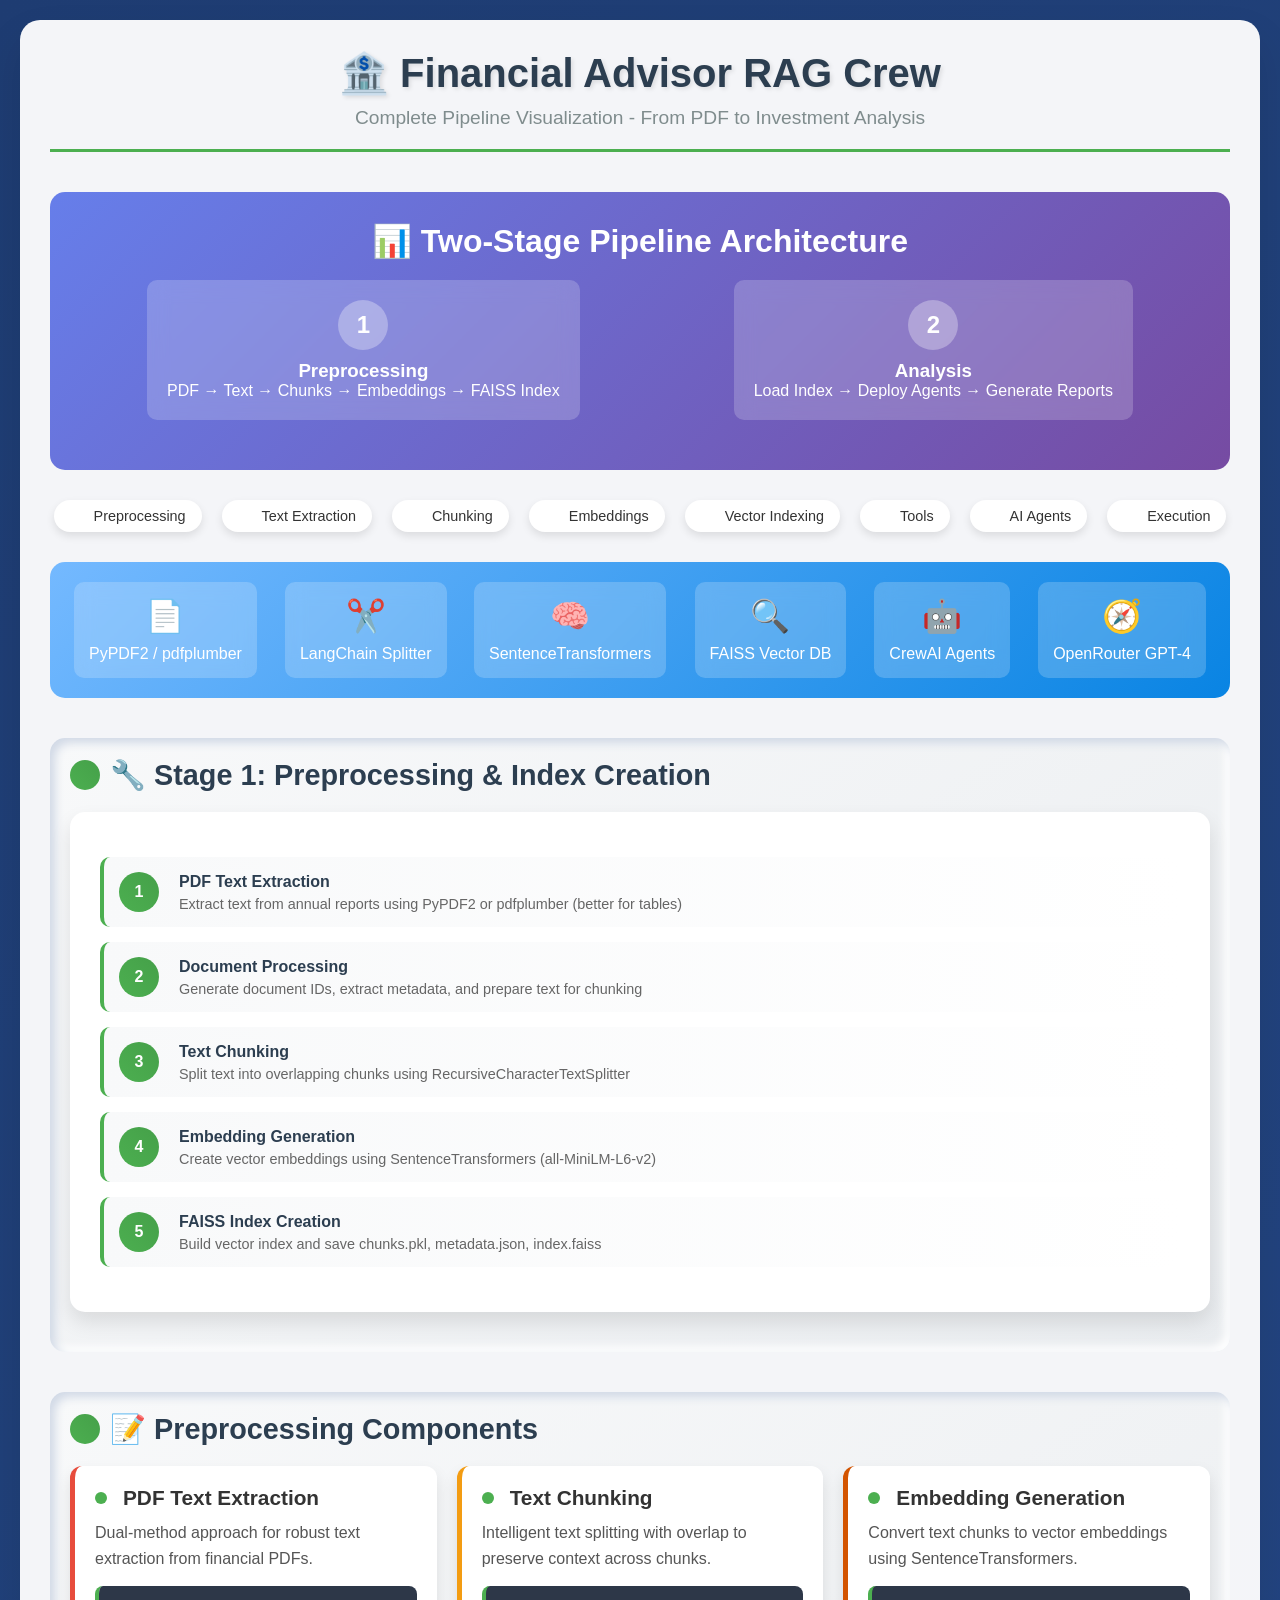
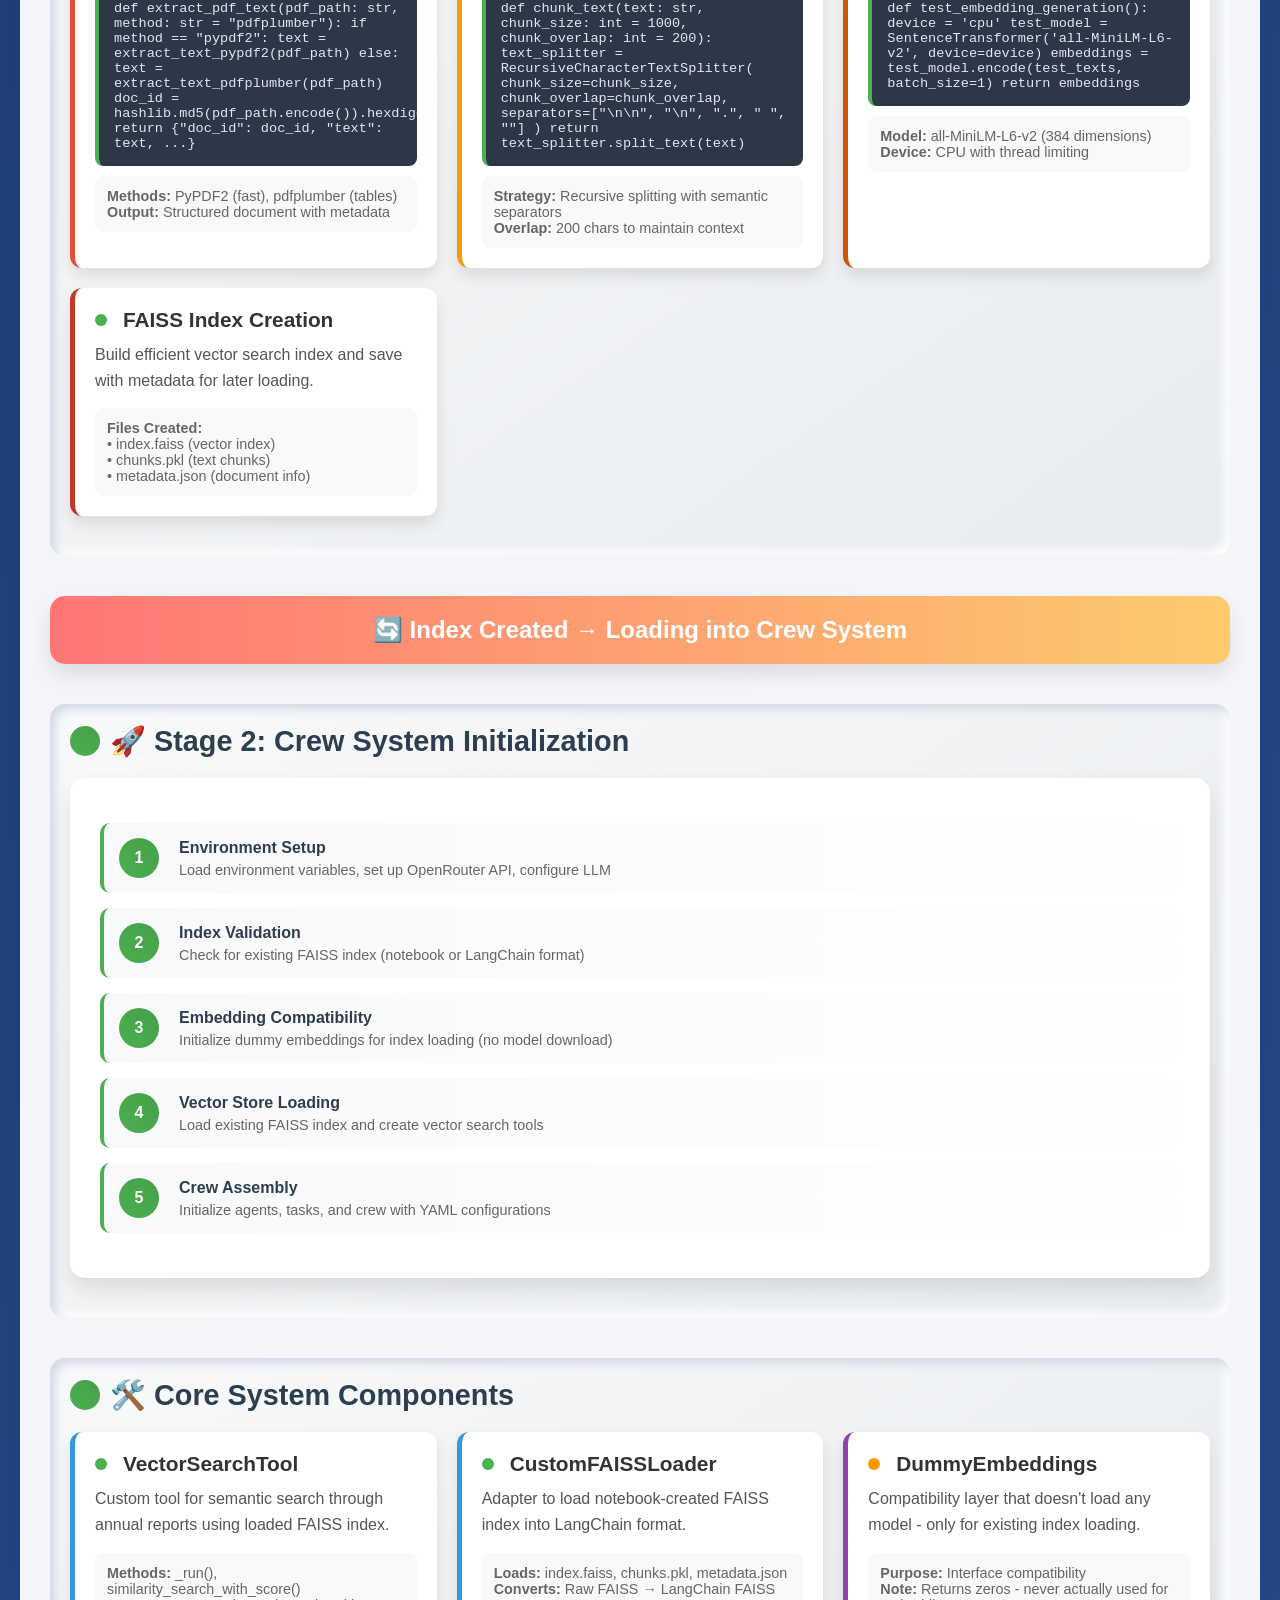
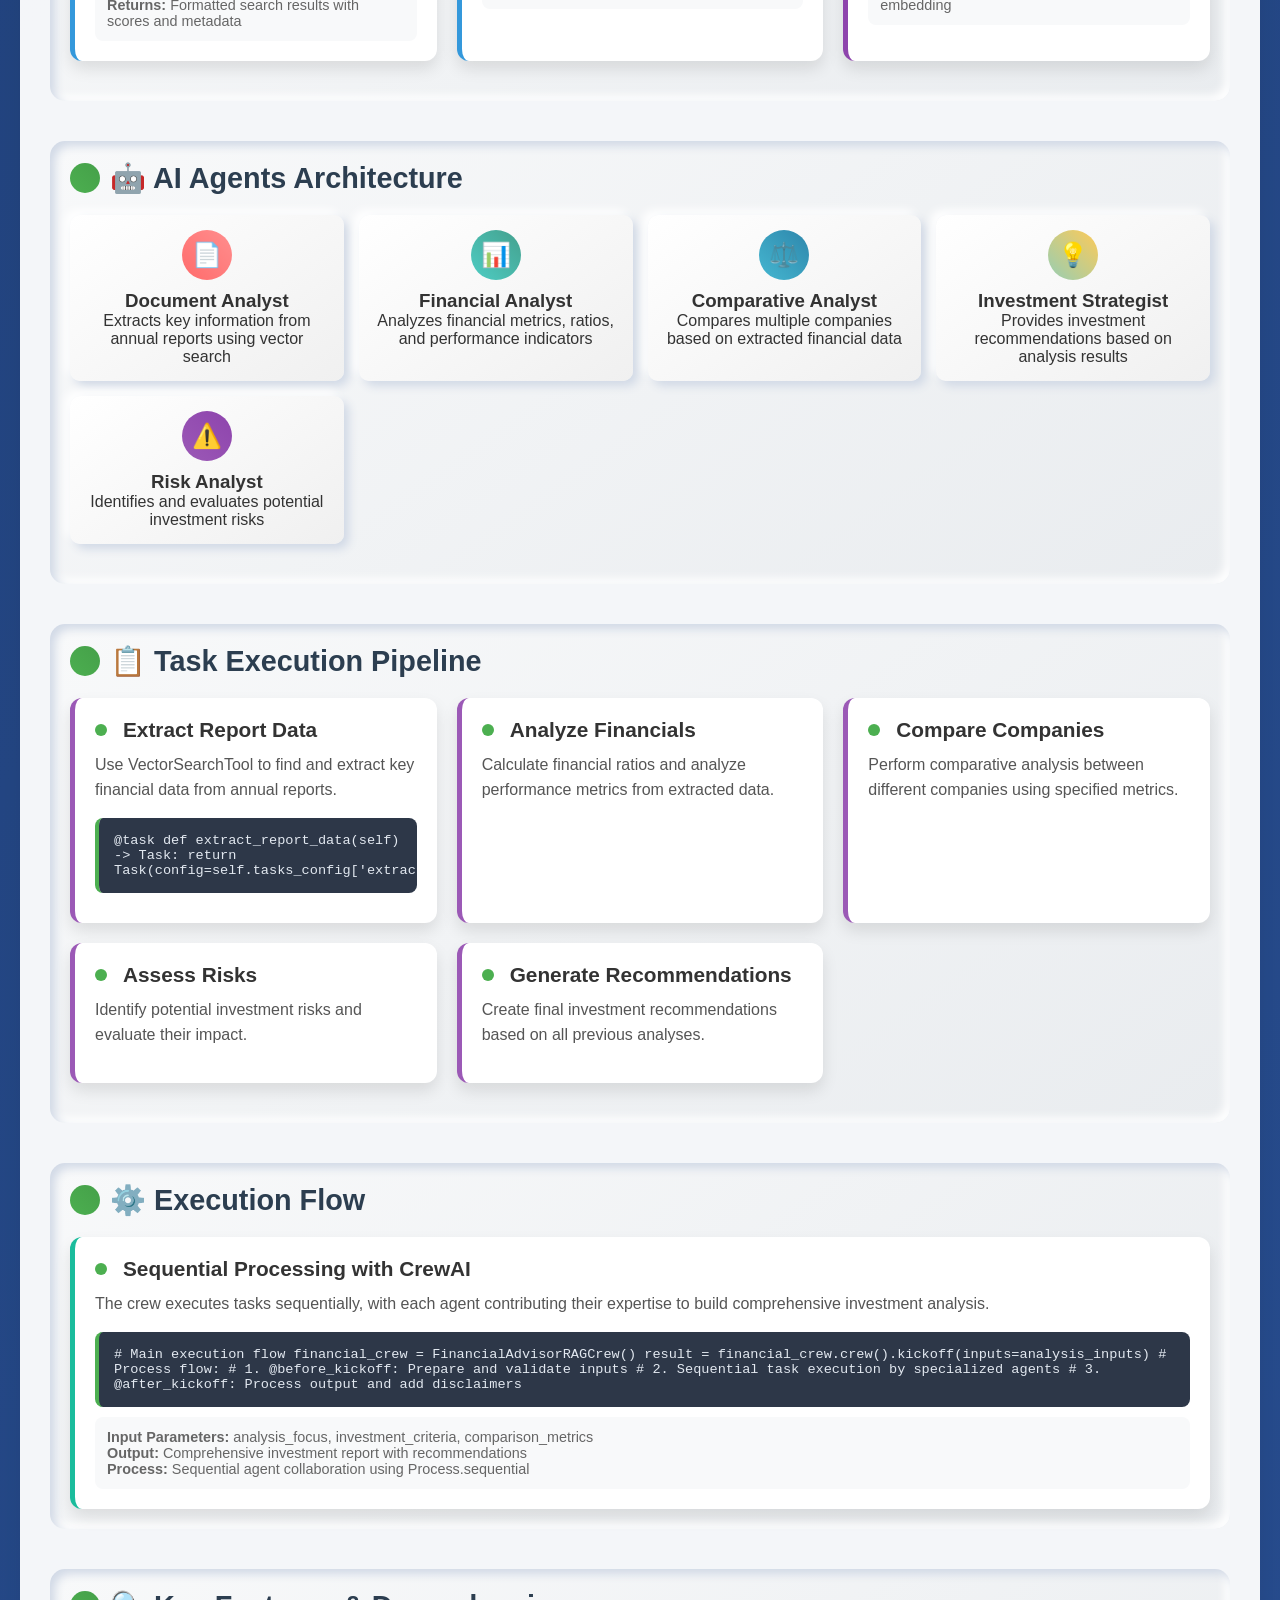
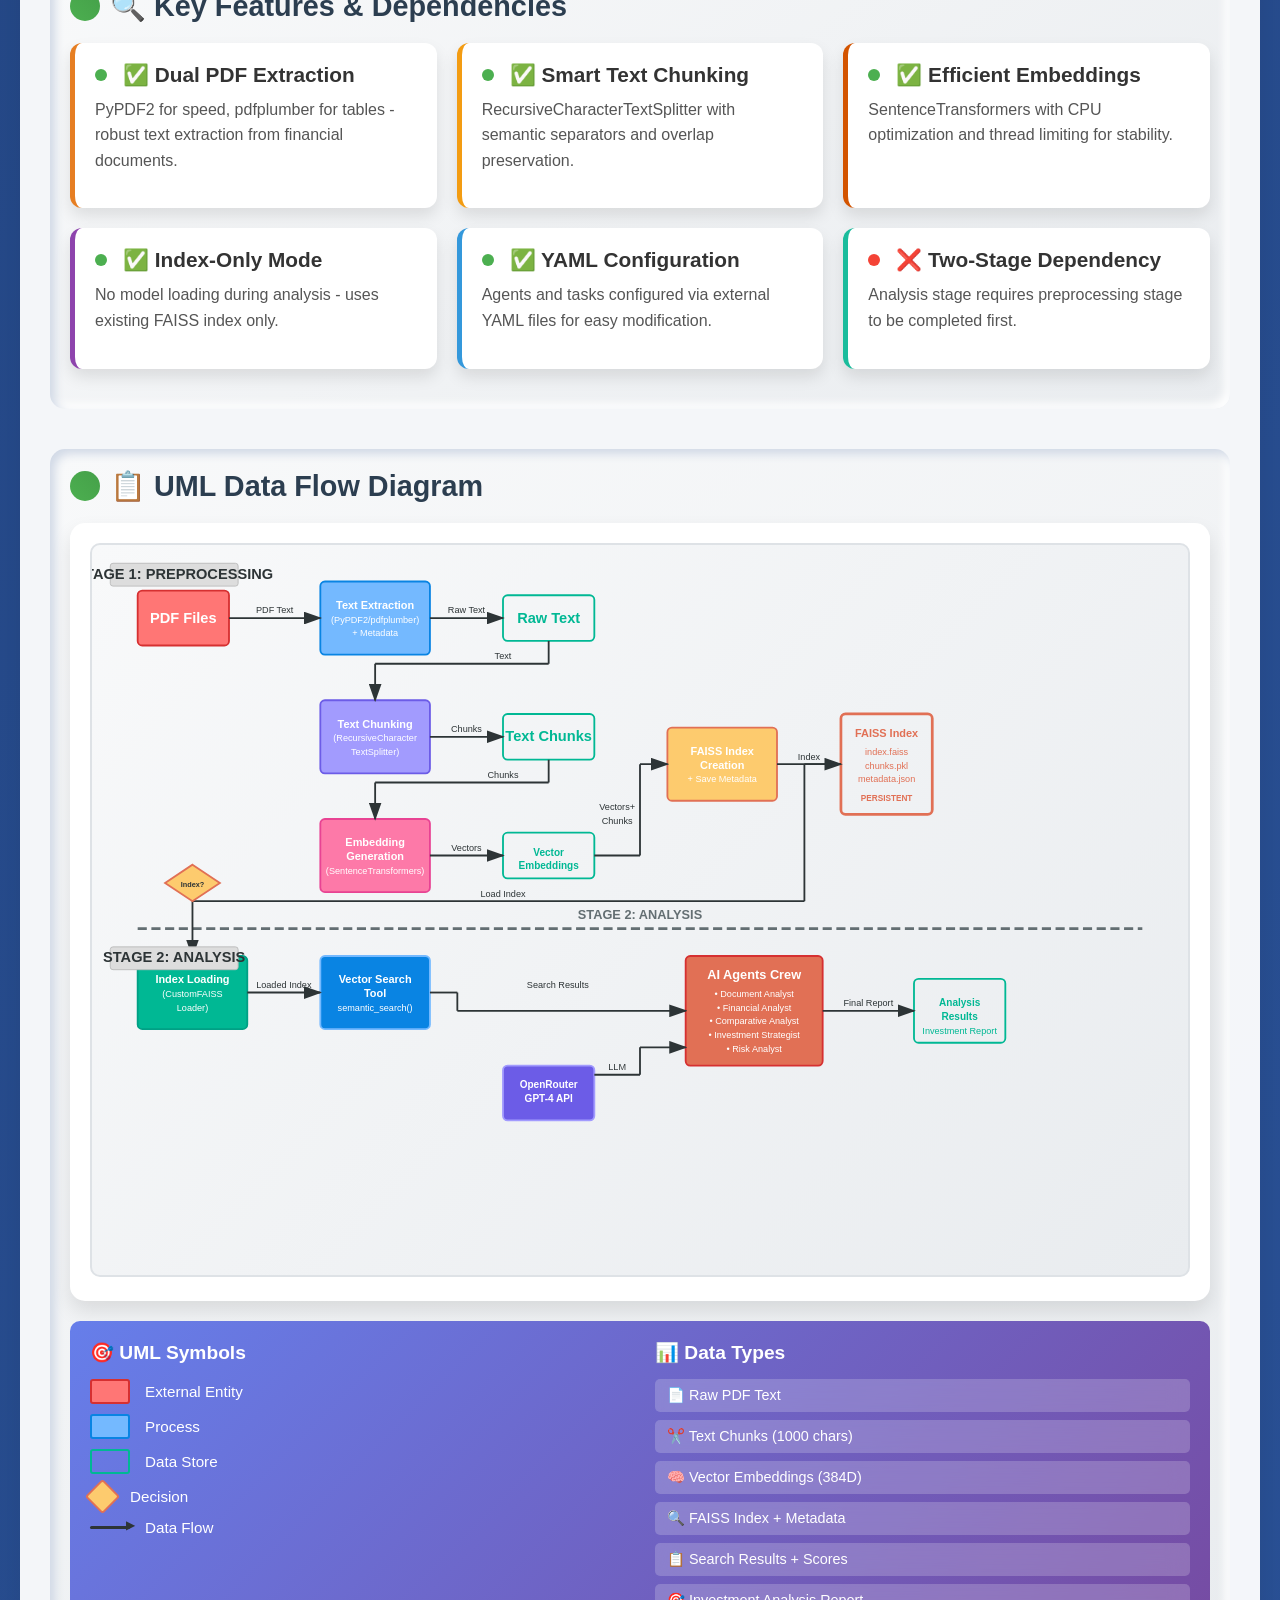
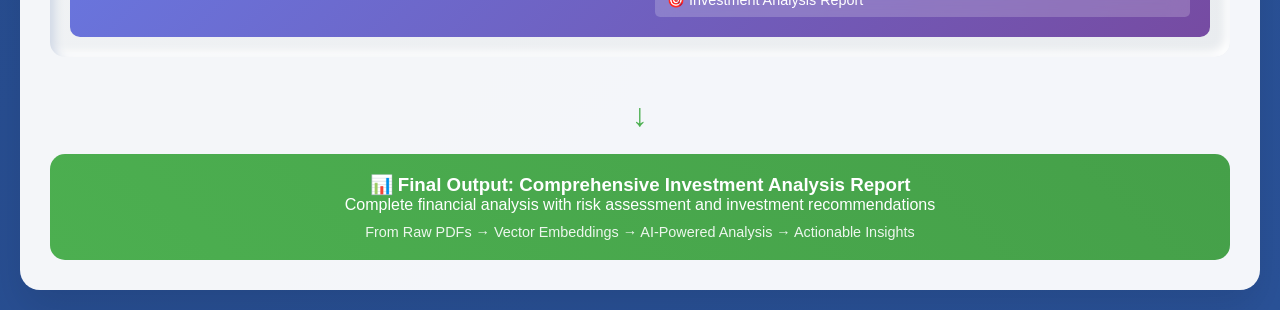
<file: Week11/Day_2/1_financial_rag_flow.html>
<!DOCTYPE html>
<html lang="en">
<head>
    <meta charset="UTF-8">
    <meta name="viewport" content="width=device-width, initial-scale=1.0">
    <title>Financial Advisor RAG Crew - Complete Pipeline</title>
    <style>
        * {
            margin: 0;
            padding: 0;
            box-sizing: border-box;
        }

        body {
            font-family: 'Segoe UI', Tahoma, Geneva, Verdana, sans-serif;
            background: linear-gradient(135deg, #1e3c72 0%, #2a5298 100%);
            color: #333;
            min-height: 100vh;
            padding: 20px;
        }

        .container {
            max-width: 1400px;
            margin: 0 auto;
            background: rgba(255, 255, 255, 0.95);
            border-radius: 20px;
            padding: 30px;
            box-shadow: 0 20px 40px rgba(0, 0, 0, 0.1);
        }

        .header {
            text-align: center;
            margin-bottom: 40px;
            padding-bottom: 20px;
            border-bottom: 3px solid #4CAF50;
        }

        .header h1 {
            color: #2c3e50;
            font-size: 2.5em;
            margin-bottom: 10px;
            text-shadow: 2px 2px 4px rgba(0,0,0,0.1);
        }

        .header p {
            color: #7f8c8d;
            font-size: 1.2em;
        }

        .pipeline-overview {
            background: linear-gradient(135deg, #667eea 0%, #764ba2 100%);
            color: white;
            padding: 30px;
            border-radius: 15px;
            margin: 30px 0;
            text-align: center;
        }

        .pipeline-overview h2 {
            font-size: 2em;
            margin-bottom: 15px;
        }

        .pipeline-stages {
            display: flex;
            justify-content: space-around;
            align-items: center;
            margin: 20px 0;
            flex-wrap: wrap;
            gap: 20px;
        }

        .stage {
            background: rgba(255, 255, 255, 0.2);
            padding: 20px;
            border-radius: 10px;
            text-align: center;
            min-width: 200px;
            backdrop-filter: blur(10px);
        }

        .stage-number {
            width: 50px;
            height: 50px;
            border-radius: 50%;
            background: rgba(255, 255, 255, 0.3);
            display: flex;
            align-items: center;
            justify-content: center;
            margin: 0 auto 10px;
            font-size: 1.5em;
            font-weight: bold;
        }

        .flow-section {
            margin: 40px 0;
            padding: 20px;
            border-radius: 15px;
            background: linear-gradient(145deg, #f8f9fa, #e9ecef);
            box-shadow: inset 5px 5px 10px #d1d9e6, inset -5px -5px 10px #ffffff;
        }

        .section-title {
            font-size: 1.8em;
            color: #2c3e50;
            margin-bottom: 20px;
            display: flex;
            align-items: center;
            gap: 10px;
        }

        .section-title::before {
            content: "";
            width: 30px;
            height: 30px;
            border-radius: 50%;
            background: linear-gradient(45deg, #4CAF50, #45a049);
        }

        .flow-grid {
            display: grid;
            grid-template-columns: repeat(auto-fit, minmax(300px, 1fr));
            gap: 20px;
            margin: 20px 0;
        }

        .flow-item {
            background: white;
            border-radius: 12px;
            padding: 20px;
            box-shadow: 0 8px 16px rgba(0, 0, 0, 0.1);
            transition: all 0.3s ease;
            border-left: 5px solid;
            cursor: pointer;
            position: relative;
            overflow: hidden;
        }

        .flow-item::before {
            content: "";
            position: absolute;
            top: 0;
            left: 0;
            right: 0;
            bottom: 0;
            background: linear-gradient(45deg, transparent, rgba(255,255,255,0.1));
            opacity: 0;
            transition: opacity 0.3s ease;
        }

        .flow-item:hover {
            transform: translateY(-5px);
            box-shadow: 0 12px 24px rgba(0, 0, 0, 0.2);
        }

        .flow-item:hover::before {
            opacity: 1;
        }

        .preprocessing { border-left-color: #e67e22; }
        .extraction { border-left-color: #e74c3c; }
        .chunking { border-left-color: #f39c12; }
        .embedding { border-left-color: #d35400; }
        .indexing { border-left-color: #c0392b; }
        .initialization { border-left-color: #8e44ad; }
        .tools { border-left-color: #3498db; }
        .agents { border-left-color: #2980b9; }
        .tasks { border-left-color: #9b59b6; }
        .execution { border-left-color: #1abc9c; }

        .item-title {
            font-size: 1.3em;
            font-weight: bold;
            margin-bottom: 10px;
            display: flex;
            align-items: center;
            gap: 8px;
        }

        .item-description {
            color: #555;
            line-height: 1.6;
            margin-bottom: 15px;
        }

        .item-details {
            background: #f8f9fa;
            border-radius: 8px;
            padding: 12px;
            margin-top: 10px;
            font-size: 0.9em;
            color: #666;
        }

        .flow-arrow {
            text-align: center;
            margin: 20px 0;
            font-size: 2em;
            color: #4CAF50;
            animation: bounce 2s infinite;
        }

        @keyframes bounce {
            0%, 20%, 50%, 80%, 100% { transform: translateY(0); }
            40% { transform: translateY(-10px); }
            60% { transform: translateY(-5px); }
        }

        .agents-grid {
            display: grid;
            grid-template-columns: repeat(auto-fit, minmax(250px, 1fr));
            gap: 15px;
            margin: 20px 0;
        }

        .agent-card {
            background: linear-gradient(145deg, #ffffff, #f0f0f0);
            border-radius: 10px;
            padding: 15px;
            text-align: center;
            box-shadow: 5px 5px 10px #d1d9e6, -5px -5px 10px #ffffff;
            transition: all 0.3s ease;
        }

        .agent-card:hover {
            transform: scale(1.05);
        }

        .agent-icon {
            width: 50px;
            height: 50px;
            border-radius: 50%;
            margin: 0 auto 10px;
            display: flex;
            align-items: center;
            justify-content: center;
            font-size: 1.5em;
            color: white;
        }

        .document-analyst .agent-icon { background: linear-gradient(45deg, #FF6B6B, #FF8E8E); }
        .financial-analyst .agent-icon { background: linear-gradient(45deg, #4ECDC4, #44A08D); }
        .comparative-analyst .agent-icon { background: linear-gradient(45deg, #45B7D1, #2E86AB); }
        .investment-strategist .agent-icon { background: linear-gradient(45deg, #96CEB4, #FECA57); }
        .risk-analyst .agent-icon { background: linear-gradient(45deg, #9B59B6, #8E44AD); }

        .code-snippet {
            background: #2d3748;
            color: #e2e8f0;
            padding: 15px;
            border-radius: 8px;
            margin: 10px 0;
            font-family: 'Courier New', monospace;
            font-size: 0.85em;
            overflow-x: auto;
            border-left: 4px solid #4CAF50;
        }

        .status-indicator {
            display: inline-block;
            width: 12px;
            height: 12px;
            border-radius: 50%;
            margin-right: 8px;
        }

        .status-success { background: #4CAF50; }
        .status-warning { background: #ff9800; }
        .status-error { background: #f44336; }

        .legend {
            display: flex;
            justify-content: center;
            gap: 20px;
            margin: 30px 0;
            flex-wrap: wrap;
        }

        .legend-item {
            display: flex;
            align-items: center;
            gap: 8px;
            padding: 8px 16px;
            background: white;
            border-radius: 20px;
            box-shadow: 0 4px 8px rgba(0,0,0,0.1);
            font-size: 0.9em;
        }

        .legend-color {
            width: 16px;
            height: 16px;
            border-radius: 3px;
        }

        .workflow-diagram {
            background: white;
            border-radius: 15px;
            padding: 30px;
            margin: 20px 0;
            box-shadow: 0 10px 20px rgba(0,0,0,0.1);
        }

        .workflow-step {
            display: flex;
            align-items: center;
            margin: 15px 0;
            padding: 15px;
            background: linear-gradient(90deg, #f8f9fa, #ffffff);
            border-radius: 10px;
            border-left: 4px solid #4CAF50;
        }

        .step-number {
            width: 40px;
            height: 40px;
            border-radius: 50%;
            background: linear-gradient(45deg, #4CAF50, #45a049);
            color: white;
            display: flex;
            align-items: center;
            justify-content: center;
            font-weight: bold;
            margin-right: 20px;
            flex-shrink: 0;
        }

        .step-content {
            flex: 1;
        }

        .step-title {
            font-weight: bold;
            color: #2c3e50;
            margin-bottom: 5px;
        }

        .step-description {
            color: #666;
            font-size: 0.9em;
        }

        .phase-separator {
            background: linear-gradient(90deg, #ff7675, #fdcb6e);
            color: white;
            padding: 20px;
            border-radius: 15px;
            text-align: center;
            margin: 40px 0;
            font-size: 1.5em;
            font-weight: bold;
            box-shadow: 0 10px 20px rgba(0,0,0,0.1);
        }

        .tech-stack {
            display: flex;
            justify-content: space-around;
            align-items: center;
            background: linear-gradient(135deg, #74b9ff, #0984e3);
            color: white;
            padding: 20px;
            border-radius: 15px;
            margin: 20px 0;
            flex-wrap: wrap;
            gap: 20px;
        }

        .tech-item {
            text-align: center;
            background: rgba(255, 255, 255, 0.2);
            padding: 15px;
            border-radius: 10px;
            backdrop-filter: blur(10px);
            min-width: 120px;
        }

        .tech-icon {
            font-size: 2em;
            margin-bottom: 10px;
        }

        .uml-container {
            background: white;
            border-radius: 15px;
            padding: 20px;
            margin: 20px 0;
            box-shadow: 0 10px 20px rgba(0,0,0,0.1);
            overflow-x: auto;
        }

        .uml-diagram {
            width: 100%;
            height: auto;
            background: linear-gradient(135deg, #f8f9fa 0%, #e9ecef 100%);
            border-radius: 10px;
            border: 2px solid #dee2e6;
        }

        .uml-legend {
            display: grid;
            grid-template-columns: 1fr 1fr;
            gap: 30px;
            margin-top: 20px;
            padding: 20px;
            background: linear-gradient(135deg, #667eea 0%, #764ba2 100%);
            border-radius: 10px;
            color: white;
        }

        .uml-legend-section h4 {
            margin-bottom: 15px;
            font-size: 1.2em;
            color: #fff;
        }

        .legend-symbols {
            display: flex;
            flex-direction: column;
            gap: 10px;
        }

        .symbol-item {
            display: flex;
            align-items: center;
            gap: 15px;
            font-size: 0.95em;
        }

        .symbol {
            width: 40px;
            height: 25px;
            border-radius: 3px;
            flex-shrink: 0;
        }

        .external-symbol {
            background: #ff7675;
            border: 2px solid #d63031;
        }

        .process-symbol {
            background: #74b9ff;
            border: 2px solid #0984e3;
        }

        .datastore-symbol {
            background: none;
            border: 2px solid #00b894;
        }

        .decision-symbol {
            background: #fdcb6e;
            border: 2px solid #e17055;
            transform: rotate(45deg);
            width: 25px;
            height: 25px;
        }

        .flow-symbol {
            background: #2d3436;
            height: 3px;
            position: relative;
        }

        .flow-symbol::after {
            content: "▶";
            position: absolute;
            right: -5px;
            top: -8px;
            color: #2d3436;
            font-size: 12px;
        }

        .data-types {
            display: flex;
            flex-direction: column;
            gap: 8px;
        }

        .data-type {
            background: rgba(255, 255, 255, 0.2);
            padding: 8px 12px;
            border-radius: 5px;
            font-size: 0.9em;
            backdrop-filter: blur(10px);
        }

        @media (max-width: 768px) {
            .container {
                padding: 20px;
            }
            
            .header h1 {
                font-size: 2em;
            }
            
            .flow-grid {
                grid-template-columns: 1fr;
            }
            
            .legend {
                flex-direction: column;
                align-items: center;
            }
            
            .pipeline-stages {
                flex-direction: column;
            }
            
            .tech-stack {
                flex-direction: column;
            }

            .uml-legend {
                grid-template-columns: 1fr;
                gap: 20px;
            }

            .uml-container {
                padding: 10px;
            }
        }
    </style>
</head>
<body>
    <div class="container">
        <div class="header">
            <h1>🏦 Financial Advisor RAG Crew</h1>
            <p>Complete Pipeline Visualization - From PDF to Investment Analysis</p>
        </div>

        <div class="pipeline-overview">
            <h2>📊 Two-Stage Pipeline Architecture</h2>
            <div class="pipeline-stages">
                <div class="stage">
                    <div class="stage-number">1</div>
                    <h3>Preprocessing</h3>
                    <p>PDF → Text → Chunks → Embeddings → FAISS Index</p>
                </div>
                <div class="stage">
                    <div class="stage-number">2</div>
                    <h3>Analysis</h3>
                    <p>Load Index → Deploy Agents → Generate Reports</p>
                </div>
            </div>
        </div>

        <div class="legend">
            <div class="legend-item">
                <div class="legend-color preprocessing"></div>
                <span>Preprocessing</span>
            </div>
            <div class="legend-item">
                <div class="legend-color extraction"></div>
                <span>Text Extraction</span>
            </div>
            <div class="legend-item">
                <div class="legend-color chunking"></div>
                <span>Chunking</span>
            </div>
            <div class="legend-item">
                <div class="legend-color embedding"></div>
                <span>Embeddings</span>
            </div>
            <div class="legend-item">
                <div class="legend-color indexing"></div>
                <span>Vector Indexing</span>
            </div>
            <div class="legend-item">
                <div class="legend-color tools"></div>
                <span>Tools</span>
            </div>
            <div class="legend-item">
                <div class="legend-color agents"></div>
                <span>AI Agents</span>
            </div>
            <div class="legend-item">
                <div class="legend-color execution"></div>
                <span>Execution</span>
            </div>
        </div>

        <div class="tech-stack">
            <div class="tech-item">
                <div class="tech-icon">📄</div>
                <div>PyPDF2 / pdfplumber</div>
            </div>
            <div class="tech-item">
                <div class="tech-icon">✂️</div>
                <div>LangChain Splitter</div>
            </div>
            <div class="tech-item">
                <div class="tech-icon">🧠</div>
                <div>SentenceTransformers</div>
            </div>
            <div class="tech-item">
                <div class="tech-icon">🔍</div>
                <div>FAISS Vector DB</div>
            </div>
            <div class="tech-item">
                <div class="tech-icon">🤖</div>
                <div>CrewAI Agents</div>
            </div>
            <div class="tech-item">
                <div class="tech-icon">🧭</div>
                <div>OpenRouter GPT-4</div>
            </div>
        </div>

        <div class="flow-section">
            <h2 class="section-title">🔧 Stage 1: Preprocessing & Index Creation</h2>
            <div class="workflow-diagram">
                <div class="workflow-step">
                    <div class="step-number">1</div>
                    <div class="step-content">
                        <div class="step-title">PDF Text Extraction</div>
                        <div class="step-description">Extract text from annual reports using PyPDF2 or pdfplumber (better for tables)</div>
                    </div>
                </div>
                <div class="workflow-step">
                    <div class="step-number">2</div>
                    <div class="step-content">
                        <div class="step-title">Document Processing</div>
                        <div class="step-description">Generate document IDs, extract metadata, and prepare text for chunking</div>
                    </div>
                </div>
                <div class="workflow-step">
                    <div class="step-number">3</div>
                    <div class="step-content">
                        <div class="step-title">Text Chunking</div>
                        <div class="step-description">Split text into overlapping chunks using RecursiveCharacterTextSplitter</div>
                    </div>
                </div>
                <div class="workflow-step">
                    <div class="step-number">4</div>
                    <div class="step-content">
                        <div class="step-title">Embedding Generation</div>
                        <div class="step-description">Create vector embeddings using SentenceTransformers (all-MiniLM-L6-v2)</div>
                    </div>
                </div>
                <div class="workflow-step">
                    <div class="step-number">5</div>
                    <div class="step-content">
                        <div class="step-title">FAISS Index Creation</div>
                        <div class="step-description">Build vector index and save chunks.pkl, metadata.json, index.faiss</div>
                    </div>
                </div>
            </div>
        </div>

        <div class="flow-section">
            <h2 class="section-title">📝 Preprocessing Components</h2>
            <div class="flow-grid">
                <div class="flow-item extraction">
                    <div class="item-title">
                        <span class="status-indicator status-success"></span>
                        PDF Text Extraction
                    </div>
                    <div class="item-description">
                        Dual-method approach for robust text extraction from financial PDFs.
                    </div>
                    <div class="code-snippet">
def extract_pdf_text(pdf_path: str, method: str = "pdfplumber"):
    if method == "pypdf2":
        text = extract_text_pypdf2(pdf_path)
    else:
        text = extract_text_pdfplumber(pdf_path)
    
    doc_id = hashlib.md5(pdf_path.encode()).hexdigest()
    return {"doc_id": doc_id, "text": text, ...}
                    </div>
                    <div class="item-details">
                        <strong>Methods:</strong> PyPDF2 (fast), pdfplumber (tables)<br>
                        <strong>Output:</strong> Structured document with metadata
                    </div>
                </div>

                <div class="flow-item chunking">
                    <div class="item-title">
                        <span class="status-indicator status-success"></span>
                        Text Chunking
                    </div>
                    <div class="item-description">
                        Intelligent text splitting with overlap to preserve context across chunks.
                    </div>
                    <div class="code-snippet">
def chunk_text(text: str, chunk_size: int = 1000, chunk_overlap: int = 200):
    text_splitter = RecursiveCharacterTextSplitter(
        chunk_size=chunk_size,
        chunk_overlap=chunk_overlap,
        separators=["\n\n", "\n", ".", " ", ""]
    )
    return text_splitter.split_text(text)
                    </div>
                    <div class="item-details">
                        <strong>Strategy:</strong> Recursive splitting with semantic separators<br>
                        <strong>Overlap:</strong> 200 chars to maintain context
                    </div>
                </div>

                <div class="flow-item embedding">
                    <div class="item-title">
                        <span class="status-indicator status-success"></span>
                        Embedding Generation
                    </div>
                    <div class="item-description">
                        Convert text chunks to vector embeddings using SentenceTransformers.
                    </div>
                    <div class="code-snippet">
def test_embedding_generation():
    device = 'cpu'
    test_model = SentenceTransformer('all-MiniLM-L6-v2', device=device)
    embeddings = test_model.encode(test_texts, batch_size=1)
    return embeddings
                    </div>
                    <div class="item-details">
                        <strong>Model:</strong> all-MiniLM-L6-v2 (384 dimensions)<br>
                        <strong>Device:</strong> CPU with thread limiting
                    </div>
                </div>

                <div class="flow-item indexing">
                    <div class="item-title">
                        <span class="status-indicator status-success"></span>
                        FAISS Index Creation
                    </div>
                    <div class="item-description">
                        Build efficient vector search index and save with metadata for later loading.
                    </div>
                    <div class="item-details">
                        <strong>Files Created:</strong><br>
                        • index.faiss (vector index)<br>
                        • chunks.pkl (text chunks)<br>
                        • metadata.json (document info)
                    </div>
                </div>
            </div>
        </div>

        <div class="phase-separator">
            🔄 Index Created → Loading into Crew System
        </div>

        <div class="flow-section">
            <h2 class="section-title">🚀 Stage 2: Crew System Initialization</h2>
            <div class="workflow-diagram">
                <div class="workflow-step">
                    <div class="step-number">1</div>
                    <div class="step-content">
                        <div class="step-title">Environment Setup</div>
                        <div class="step-description">Load environment variables, set up OpenRouter API, configure LLM</div>
                    </div>
                </div>
                <div class="workflow-step">
                    <div class="step-number">2</div>
                    <div class="step-content">
                        <div class="step-title">Index Validation</div>
                        <div class="step-description">Check for existing FAISS index (notebook or LangChain format)</div>
                    </div>
                </div>
                <div class="workflow-step">
                    <div class="step-number">3</div>
                    <div class="step-content">
                        <div class="step-title">Embedding Compatibility</div>
                        <div class="step-description">Initialize dummy embeddings for index loading (no model download)</div>
                    </div>
                </div>
                <div class="workflow-step">
                    <div class="step-number">4</div>
                    <div class="step-content">
                        <div class="step-title">Vector Store Loading</div>
                        <div class="step-description">Load existing FAISS index and create vector search tools</div>
                    </div>
                </div>
                <div class="workflow-step">
                    <div class="step-number">5</div>
                    <div class="step-content">
                        <div class="step-title">Crew Assembly</div>
                        <div class="step-description">Initialize agents, tasks, and crew with YAML configurations</div>
                    </div>
                </div>
            </div>
        </div>

        <div class="flow-section">
            <h2 class="section-title">🛠️ Core System Components</h2>
            <div class="flow-grid">
                <div class="flow-item tools">
                    <div class="item-title">
                        <span class="status-indicator status-success"></span>
                        VectorSearchTool
                    </div>
                    <div class="item-description">
                        Custom tool for semantic search through annual reports using loaded FAISS index.
                    </div>
                    <div class="item-details">
                        <strong>Methods:</strong> _run(), similarity_search_with_score()<br>
                        <strong>Returns:</strong> Formatted search results with scores and metadata
                    </div>
                </div>

                <div class="flow-item tools">
                    <div class="item-title">
                        <span class="status-indicator status-success"></span>
                        CustomFAISSLoader
                    </div>
                    <div class="item-description">
                        Adapter to load notebook-created FAISS index into LangChain format.
                    </div>
                    <div class="item-details">
                        <strong>Loads:</strong> index.faiss, chunks.pkl, metadata.json<br>
                        <strong>Converts:</strong> Raw FAISS → LangChain FAISS
                    </div>
                </div>

                <div class="flow-item initialization">
                    <div class="item-title">
                        <span class="status-indicator status-warning"></span>
                        DummyEmbeddings
                    </div>
                    <div class="item-description">
                        Compatibility layer that doesn't load any model - only for existing index loading.
                    </div>
                    <div class="item-details">
                        <strong>Purpose:</strong> Interface compatibility<br>
                        <strong>Note:</strong> Returns zeros - never actually used for embedding
                    </div>
                </div>
            </div>
        </div>

        <div class="flow-section">
            <h2 class="section-title">🤖 AI Agents Architecture</h2>
            <div class="agents-grid">
                <div class="agent-card document-analyst">
                    <div class="agent-icon">📄</div>
                    <h3>Document Analyst</h3>
                    <p>Extracts key information from annual reports using vector search</p>
                </div>
                <div class="agent-card financial-analyst">
                    <div class="agent-icon">📊</div>
                    <h3>Financial Analyst</h3>
                    <p>Analyzes financial metrics, ratios, and performance indicators</p>
                </div>
                <div class="agent-card comparative-analyst">
                    <div class="agent-icon">⚖️</div>
                    <h3>Comparative Analyst</h3>
                    <p>Compares multiple companies based on extracted financial data</p>
                </div>
                <div class="agent-card investment-strategist">
                    <div class="agent-icon">💡</div>
                    <h3>Investment Strategist</h3>
                    <p>Provides investment recommendations based on analysis results</p>
                </div>
                <div class="agent-card risk-analyst">
                    <div class="agent-icon">⚠️</div>
                    <h3>Risk Analyst</h3>
                    <p>Identifies and evaluates potential investment risks</p>
                </div>
            </div>
        </div>

        <div class="flow-section">
            <h2 class="section-title">📋 Task Execution Pipeline</h2>
            <div class="flow-grid">
                <div class="flow-item tasks">
                    <div class="item-title">
                        <span class="status-indicator status-success"></span>
                        Extract Report Data
                    </div>
                    <div class="item-description">
                        Use VectorSearchTool to find and extract key financial data from annual reports.
                    </div>
                    <div class="code-snippet">
@task
def extract_report_data(self) -> Task:
    return Task(config=self.tasks_config['extract_report_data'])
                    </div>
                </div>

                <div class="flow-item tasks">
                    <div class="item-title">
                        <span class="status-indicator status-success"></span>
                        Analyze Financials
                    </div>
                    <div class="item-description">
                        Calculate financial ratios and analyze performance metrics from extracted data.
                    </div>
                </div>

                <div class="flow-item tasks">
                    <div class="item-title">
                        <span class="status-indicator status-success"></span>
                        Compare Companies
                    </div>
                    <div class="item-description">
                        Perform comparative analysis between different companies using specified metrics.
                    </div>
                </div>

                <div class="flow-item tasks">
                    <div class="item-title">
                        <span class="status-indicator status-success"></span>
                        Assess Risks
                    </div>
                    <div class="item-description">
                        Identify potential investment risks and evaluate their impact.
                    </div>
                </div>

                <div class="flow-item tasks">
                    <div class="item-title">
                        <span class="status-indicator status-success"></span>
                        Generate Recommendations
                    </div>
                    <div class="item-description">
                        Create final investment recommendations based on all previous analyses.
                    </div>
                </div>
            </div>
        </div>

        <div class="flow-section">
            <h2 class="section-title">⚙️ Execution Flow</h2>
            <div class="flow-item execution">
                <div class="item-title">
                    <span class="status-indicator status-success"></span>
                    Sequential Processing with CrewAI
                </div>
                <div class="item-description">
                    The crew executes tasks sequentially, with each agent contributing their expertise to build comprehensive investment analysis.
                </div>
                <div class="code-snippet">
# Main execution flow
financial_crew = FinancialAdvisorRAGCrew()
result = financial_crew.crew().kickoff(inputs=analysis_inputs)

# Process flow:
# 1. @before_kickoff: Prepare and validate inputs
# 2. Sequential task execution by specialized agents
# 3. @after_kickoff: Process output and add disclaimers
                </div>
                <div class="item-details">
                    <strong>Input Parameters:</strong> analysis_focus, investment_criteria, comparison_metrics<br>
                    <strong>Output:</strong> Comprehensive investment report with recommendations<br>
                    <strong>Process:</strong> Sequential agent collaboration using Process.sequential
                </div>
            </div>
        </div>

        <div class="flow-section">
            <h2 class="section-title">🔍 Key Features & Dependencies</h2>
            <div class="flow-grid">
                <div class="flow-item preprocessing">
                    <div class="item-title">
                        <span class="status-indicator status-success"></span>
                        ✅ Dual PDF Extraction
                    </div>
                    <div class="item-description">
                        PyPDF2 for speed, pdfplumber for tables - robust text extraction from financial documents.
                    </div>
                </div>

                <div class="flow-item chunking">
                    <div class="item-title">
                        <span class="status-indicator status-success"></span>
                        ✅ Smart Text Chunking
                    </div>
                    <div class="item-description">
                        RecursiveCharacterTextSplitter with semantic separators and overlap preservation.
                    </div>
                </div>

                <div class="flow-item embedding">
                    <div class="item-title">
                        <span class="status-indicator status-success"></span>
                        ✅ Efficient Embeddings
                    </div>
                    <div class="item-description">
                        SentenceTransformers with CPU optimization and thread limiting for stability.
                    </div>
                </div>

                <div class="flow-item initialization">
                    <div class="item-title">
                        <span class="status-indicator status-success"></span>
                        ✅ Index-Only Mode
                    </div>
                    <div class="item-description">
                        No model loading during analysis - uses existing FAISS index only.
                    </div>
                </div>

                <div class="flow-item tools">
                    <div class="item-title">
                        <span class="status-indicator status-success"></span>
                        ✅ YAML Configuration
                    </div>
                    <div class="item-description">
                        Agents and tasks configured via external YAML files for easy modification.
                    </div>
                </div>

                <div class="flow-item execution">
                    <div class="item-title">
                        <span class="status-indicator status-error"></span>
                        ❌ Two-Stage Dependency
                    </div>
                    <div class="item-description">
                        Analysis stage requires preprocessing stage to be completed first.
                    </div>
                </div>
            </div>
        </div>

        <div class="flow-section">
            <h2 class="section-title">📋 UML Data Flow Diagram</h2>
            <div class="uml-container">
                <svg viewBox="0 0 1200 800" class="uml-diagram">
                    <!-- External Entities -->
                    <g class="external-entity">
                        <rect x="50" y="50" width="100" height="60" fill="#ff7675" stroke="#d63031" stroke-width="2" rx="5"/>
                        <text x="100" y="85" text-anchor="middle" fill="white" font-weight="bold">PDF Files</text>
                    </g>

                    <!-- Process 1: Text Extraction -->
                    <g class="process">
                        <rect x="250" y="40" width="120" height="80" fill="#74b9ff" stroke="#0984e3" stroke-width="2" rx="5"/>
                        <text x="310" y="70" text-anchor="middle" fill="white" font-size="12" font-weight="bold">Text Extraction</text>
                        <text x="310" y="85" text-anchor="middle" fill="white" font-size="10">(PyPDF2/pdfplumber)</text>
                        <text x="310" y="100" text-anchor="middle" fill="white" font-size="10">+ Metadata</text>
                    </g>

                    <!-- Data Store 1: Raw Text -->
                    <g class="data-store">
                        <rect x="450" y="55" width="100" height="50" fill="none" stroke="#00b894" stroke-width="2" rx="5"/>
                        <text x="500" y="85" text-anchor="middle" fill="#00b894" font-weight="bold">Raw Text</text>
                    </g>

                    <!-- Process 2: Text Chunking -->
                    <g class="process">
                        <rect x="250" y="170" width="120" height="80" fill="#a29bfe" stroke="#6c5ce7" stroke-width="2" rx="5"/>
                        <text x="310" y="200" text-anchor="middle" fill="white" font-size="12" font-weight="bold">Text Chunking</text>
                        <text x="310" y="215" text-anchor="middle" fill="white" font-size="10">(RecursiveCharacter</text>
                        <text x="310" y="230" text-anchor="middle" fill="white" font-size="10">TextSplitter)</text>
                    </g>

                    <!-- Data Store 2: Chunks -->
                    <g class="data-store">
                        <rect x="450" y="185" width="100" height="50" fill="none" stroke="#00b894" stroke-width="2" rx="5"/>
                        <text x="500" y="215" text-anchor="middle" fill="#00b894" font-weight="bold">Text Chunks</text>
                    </g>

                    <!-- Process 3: Embedding Generation -->
                    <g class="process">
                        <rect x="250" y="300" width="120" height="80" fill="#fd79a8" stroke="#e84393" stroke-width="2" rx="5"/>
                        <text x="310" y="330" text-anchor="middle" fill="white" font-size="12" font-weight="bold">Embedding</text>
                        <text x="310" y="345" text-anchor="middle" fill="white" font-size="12" font-weight="bold">Generation</text>
                        <text x="310" y="360" text-anchor="middle" fill="white" font-size="10">(SentenceTransformers)</text>
                    </g>

                    <!-- Data Store 3: Vector Embeddings -->
                    <g class="data-store">
                        <rect x="450" y="315" width="100" height="50" fill="none" stroke="#00b894" stroke-width="2" rx="5"/>
                        <text x="500" y="340" text-anchor="middle" fill="#00b894" font-size="11" font-weight="bold">Vector</text>
                        <text x="500" y="355" text-anchor="middle" fill="#00b894" font-size="11" font-weight="bold">Embeddings</text>
                    </g>

                    <!-- Process 4: Index Creation -->
                    <g class="process">
                        <rect x="630" y="200" width="120" height="80" fill="#fdcb6e" stroke="#e17055" stroke-width="2" rx="5"/>
                        <text x="690" y="230" text-anchor="middle" fill="white" font-size="12" font-weight="bold">FAISS Index</text>
                        <text x="690" y="245" text-anchor="middle" fill="white" font-size="12" font-weight="bold">Creation</text>
                        <text x="690" y="260" text-anchor="middle" fill="white" font-size="10">+ Save Metadata</text>
                    </g>

                    <!-- Data Store 4: FAISS Index -->
                    <g class="data-store">
                        <rect x="820" y="185" width="100" height="110" fill="none" stroke="#e17055" stroke-width="3" rx="5"/>
                        <text x="870" y="210" text-anchor="middle" fill="#e17055" font-weight="bold" font-size="12">FAISS Index</text>
                        <text x="870" y="230" text-anchor="middle" fill="#e17055" font-size="10">index.faiss</text>
                        <text x="870" y="245" text-anchor="middle" fill="#e17055" font-size="10">chunks.pkl</text>
                        <text x="870" y="260" text-anchor="middle" fill="#e17055" font-size="10">metadata.json</text>
                        <text x="870" y="280" text-anchor="middle" fill="#e17055" font-size="9" font-weight="bold">PERSISTENT</text>
                    </g>

                    <!-- === STAGE 2 SEPARATOR === -->
                    <line x1="50" y1="420" x2="1150" y2="420" stroke="#636e72" stroke-width="3" stroke-dasharray="10,5"/>
                    <text x="600" y="410" text-anchor="middle" fill="#636e72" font-weight="bold" font-size="14">STAGE 2: ANALYSIS</text>

                    <!-- Process 5: Index Loading -->
                    <g class="process">
                        <rect x="50" y="450" width="120" height="80" fill="#00b894" stroke="#00a085" stroke-width="2" rx="5"/>
                        <text x="110" y="480" text-anchor="middle" fill="white" font-size="12" font-weight="bold">Index Loading</text>
                        <text x="110" y="495" text-anchor="middle" fill="white" font-size="10">(CustomFAISS</text>
                        <text x="110" y="510" text-anchor="middle" fill="white" font-size="10">Loader)</text>
                    </g>

                    <!-- Process 6: Vector Search Tool -->
                    <g class="process">
                        <rect x="250" y="450" width="120" height="80" fill="#0984e3" stroke="#74b9ff" stroke-width="2" rx="5"/>
                        <text x="310" y="480" text-anchor="middle" fill="white" font-size="12" font-weight="bold">Vector Search</text>
                        <text x="310" y="495" text-anchor="middle" fill="white" font-size="12" font-weight="bold">Tool</text>
                        <text x="310" y="510" text-anchor="middle" fill="white" font-size="10">semantic_search()</text>
                    </g>

                    <!-- External Entity: OpenRouter API -->
                    <g class="external-entity">
                        <rect x="450" y="570" width="100" height="60" fill="#6c5ce7" stroke="#a29bfe" stroke-width="2" rx="5"/>
                        <text x="500" y="595" text-anchor="middle" fill="white" font-size="11" font-weight="bold">OpenRouter</text>
                        <text x="500" y="610" text-anchor="middle" fill="white" font-size="11" font-weight="bold">GPT-4 API</text>
                    </g>

                    <!-- Process 7: AI Agents -->
                    <g class="process">
                        <rect x="650" y="450" width="150" height="120" fill="#e17055" stroke="#d63031" stroke-width="2" rx="5"/>
                        <text x="725" y="475" text-anchor="middle" fill="white" font-size="14" font-weight="bold">AI Agents Crew</text>
                        <text x="725" y="495" text-anchor="middle" fill="white" font-size="10">• Document Analyst</text>
                        <text x="725" y="510" text-anchor="middle" fill="white" font-size="10">• Financial Analyst</text>
                        <text x="725" y="525" text-anchor="middle" fill="white" font-size="10">• Comparative Analyst</text>
                        <text x="725" y="540" text-anchor="middle" fill="white" font-size="10">• Investment Strategist</text>
                        <text x="725" y="555" text-anchor="middle" fill="white" font-size="10">• Risk Analyst</text>
                    </g>

                    <!-- Data Store 5: Analysis Results -->
                    <g class="data-store">
                        <rect x="900" y="475" width="100" height="70" fill="none" stroke="#00b894" stroke-width="2" rx="5"/>
                        <text x="950" y="505" text-anchor="middle" fill="#00b894" font-weight="bold" font-size="11">Analysis</text>
                        <text x="950" y="520" text-anchor="middle" fill="#00b894" font-weight="bold" font-size="11">Results</text>
                        <text x="950" y="535" text-anchor="middle" fill="#00b894" font-size="10">Investment Report</text>
                    </g>

                    <!-- Data Flow Arrows -->
                    <!-- Stage 1 Flows -->
                    <defs>
                        <marker id="arrowhead" markerWidth="10" markerHeight="7" refX="9" refY="3.5" orient="auto">
                            <polygon points="0 0, 10 3.5, 0 7" fill="#2d3436"/>
                        </marker>
                    </defs>

                    <!-- PDF to Text Extraction -->
                    <line x1="150" y1="80" x2="250" y2="80" stroke="#2d3436" stroke-width="2" marker-end="url(#arrowhead)"/>
                    <text x="200" y="75" text-anchor="middle" fill="#2d3436" font-size="10">PDF Text</text>

                    <!-- Text Extraction to Raw Text -->
                    <line x1="370" y1="80" x2="450" y2="80" stroke="#2d3436" stroke-width="2" marker-end="url(#arrowhead)"/>
                    <text x="410" y="75" text-anchor="middle" fill="#2d3436" font-size="10">Raw Text</text>

                    <!-- Raw Text to Chunking -->
                    <line x1="500" y1="105" x2="500" y2="130" stroke="#2d3436" stroke-width="2"/>
                    <line x1="500" y1="130" x2="310" y2="130" stroke="#2d3436" stroke-width="2"/>
                    <line x1="310" y1="130" x2="310" y2="170" stroke="#2d3436" stroke-width="2" marker-end="url(#arrowhead)"/>
                    <text x="450" y="125" text-anchor="middle" fill="#2d3436" font-size="10">Text</text>

                    <!-- Chunking to Chunks -->
                    <line x1="370" y1="210" x2="450" y2="210" stroke="#2d3436" stroke-width="2" marker-end="url(#arrowhead)"/>
                    <text x="410" y="205" text-anchor="middle" fill="#2d3436" font-size="10">Chunks</text>

                    <!-- Chunks to Embedding -->
                    <line x1="500" y1="235" x2="500" y2="260" stroke="#2d3436" stroke-width="2"/>
                    <line x1="500" y1="260" x2="310" y2="260" stroke="#2d3436" stroke-width="2"/>
                    <line x1="310" y1="260" x2="310" y2="300" stroke="#2d3436" stroke-width="2" marker-end="url(#arrowhead)"/>
                    <text x="450" y="255" text-anchor="middle" fill="#2d3436" font-size="10">Chunks</text>

                    <!-- Embedding to Vectors -->
                    <line x1="370" y1="340" x2="450" y2="340" stroke="#2d3436" stroke-width="2" marker-end="url(#arrowhead)"/>
                    <text x="410" y="335" text-anchor="middle" fill="#2d3436" font-size="10">Vectors</text>

                    <!-- Vectors and Chunks to Index Creation -->
                    <line x1="550" y1="340" x2="600" y2="340" stroke="#2d3436" stroke-width="2"/>
                    <line x1="600" y1="340" x2="600" y2="240" stroke="#2d3436" stroke-width="2"/>
                    <line x1="600" y1="240" x2="630" y2="240" stroke="#2d3436" stroke-width="2" marker-end="url(#arrowhead)"/>
                    <text x="575" y="290" text-anchor="middle" fill="#2d3436" font-size="10">Vectors+</text>
                    <text x="575" y="305" text-anchor="middle" fill="#2d3436" font-size="10">Chunks</text>

                    <!-- Index Creation to FAISS -->
                    <line x1="750" y1="240" x2="820" y2="240" stroke="#2d3436" stroke-width="2" marker-end="url(#arrowhead)"/>
                    <text x="785" y="235" text-anchor="middle" fill="#2d3436" font-size="10">Index</text>

                    <!-- Stage 2 Flows -->
                    <!-- FAISS to Index Loading -->
                    <line x1="820" y1="240" x2="780" y2="240" stroke="#2d3436" stroke-width="2"/>
                    <line x1="780" y1="240" x2="780" y2="390" stroke="#2d3436" stroke-width="2"/>
                    <line x1="780" y1="390" x2="110" y2="390" stroke="#2d3436" stroke-width="2"/>
                    <line x1="110" y1="390" x2="110" y2="450" stroke="#2d3436" stroke-width="2" marker-end="url(#arrowhead)"/>
                    <text x="450" y="385" text-anchor="middle" fill="#2d3436" font-size="10">Load Index</text>

                    <!-- Index Loading to Vector Search -->
                    <line x1="170" y1="490" x2="250" y2="490" stroke="#2d3436" stroke-width="2" marker-end="url(#arrowhead)"/>
                    <text x="210" y="485" text-anchor="middle" fill="#2d3436" font-size="10">Loaded Index</text>

                    <!-- Vector Search to Agents -->
                    <line x1="370" y1="490" x2="400" y2="490" stroke="#2d3436" stroke-width="2"/>
                    <line x1="400" y1="490" x2="400" y2="510" stroke="#2d3436" stroke-width="2"/>
                    <line x1="400" y1="510" x2="650" y2="510" stroke="#2d3436" stroke-width="2" marker-end="url(#arrowhead)"/>
                    <text x="510" y="485" text-anchor="middle" fill="#2d3436" font-size="10">Search Results</text>

                    <!-- OpenRouter to Agents -->
                    <line x1="550" y1="580" x2="600" y2="580" stroke="#2d3436" stroke-width="2"/>
                    <line x1="600" y1="580" x2="600" y2="550" stroke="#2d3436" stroke-width="2"/>
                    <line x1="600" y1="550" x2="650" y2="550" stroke="#2d3436" stroke-width="2" marker-end="url(#arrowhead)"/>
                    <text x="575" y="575" text-anchor="middle" fill="#2d3436" font-size="10">LLM</text>

                    <!-- Agents to Results -->
                    <line x1="800" y1="510" x2="900" y2="510" stroke="#2d3436" stroke-width="2" marker-end="url(#arrowhead)"/>
                    <text x="850" y="505" text-anchor="middle" fill="#2d3436" font-size="10">Final Report</text>

                    <!-- Decision Diamond for Index Check -->
                    <g class="decision">
                        <polygon points="110,350 140,370 110,390 80,370" fill="#fdcb6e" stroke="#e17055" stroke-width="2"/>
                        <text x="110" y="375" text-anchor="middle" fill="#2d3436" font-size="8" font-weight="bold">Index?</text>
                    </g>

                    <!-- Labels for stages -->
                    <rect x="20" y="20" width="140" height="25" fill="#ddd" stroke="#bbb" rx="3"/>
                    <text x="90" y="37" text-anchor="middle" fill="#2d3436" font-weight="bold">STAGE 1: PREPROCESSING</text>

                    <rect x="20" y="440" width="140" height="25" fill="#ddd" stroke="#bbb" rx="3"/>
                    <text x="90" y="457" text-anchor="middle" fill="#2d3436" font-weight="bold">STAGE 2: ANALYSIS</text>
                </svg>
            </div>

            <div class="uml-legend">
                <div class="uml-legend-section">
                    <h4>🎯 UML Symbols</h4>
                    <div class="legend-symbols">
                        <div class="symbol-item">
                            <div class="symbol external-symbol"></div>
                            <span>External Entity</span>
                        </div>
                        <div class="symbol-item">
                            <div class="symbol process-symbol"></div>
                            <span>Process</span>
                        </div>
                        <div class="symbol-item">
                            <div class="symbol datastore-symbol"></div>
                            <span>Data Store</span>
                        </div>
                        <div class="symbol-item">
                            <div class="symbol decision-symbol"></div>
                            <span>Decision</span>
                        </div>
                        <div class="symbol-item">
                            <div class="symbol flow-symbol"></div>
                            <span>Data Flow</span>
                        </div>
                    </div>
                </div>
                <div class="uml-legend-section">
                    <h4>📊 Data Types</h4>
                    <div class="data-types">
                        <div class="data-type">📄 Raw PDF Text</div>
                        <div class="data-type">✂️ Text Chunks (1000 chars)</div>
                        <div class="data-type">🧠 Vector Embeddings (384D)</div>
                        <div class="data-type">🔍 FAISS Index + Metadata</div>
                        <div class="data-type">📋 Search Results + Scores</div>
                        <div class="data-type">🎯 Investment Analysis Report</div>
                    </div>
                </div>
            </div>
        </div>

        <div class="flow-arrow">↓</div>
        <div style="text-align: center; padding: 20px; background: linear-gradient(45deg, #4CAF50, #45a049); border-radius: 15px; color: white;">
            <h3>📊 Final Output: Comprehensive Investment Analysis Report</h3>
            <p>Complete financial analysis with risk assessment and investment recommendations</p>
            <p style="margin-top: 10px; opacity: 0.9; font-size: 0.9em;">
                From Raw PDFs → Vector Embeddings → AI-Powered Analysis → Actionable Insights
            </p>
        </div>
    </div>

    <script>
        // Add interactive hover effects
        document.querySelectorAll('.flow-item').forEach(item => {
            item.addEventListener('click', function() {
                const details = this.querySelector('.item-details');
                if (details) {
                    details.style.display = details.style.display === 'none' ? 'block' : 'none';
                }
            });
        });

        // Add smooth scrolling for better UX
        document.querySelectorAll('a[href^="#"]').forEach(anchor => {
            anchor.addEventListener('click', function (e) {
                e.preventDefault();
                document.querySelector(this.getAttribute('href')).scrollIntoView({
                    behavior: 'smooth'
                });
            });
        });

        // Add loading animation for better visual feedback
        window.addEventListener('load', function() {
            document.querySelectorAll('.flow-item').forEach((item, index) => {
                setTimeout(() => {
                    item.style.opacity = '0';
                    item.style.transform = 'translateY(20px)';
                    item.style.transition = 'all 0.5s ease';
                    
                    setTimeout(() => {
                        item.style.opacity = '1';
                        item.style.transform = 'translateY(0)';
                    }, 100);
                }, index * 100);
            });
        });

        // Add click to expand functionality
        document.querySelectorAll('.tech-item').forEach(item => {
            item.addEventListener('click', function() {
                this.style.transform = this.style.transform === 'scale(1.1)' ? 'scale(1)' : 'scale(1.1)';
            });
        });
    </script>
</body>
</html>
</file>
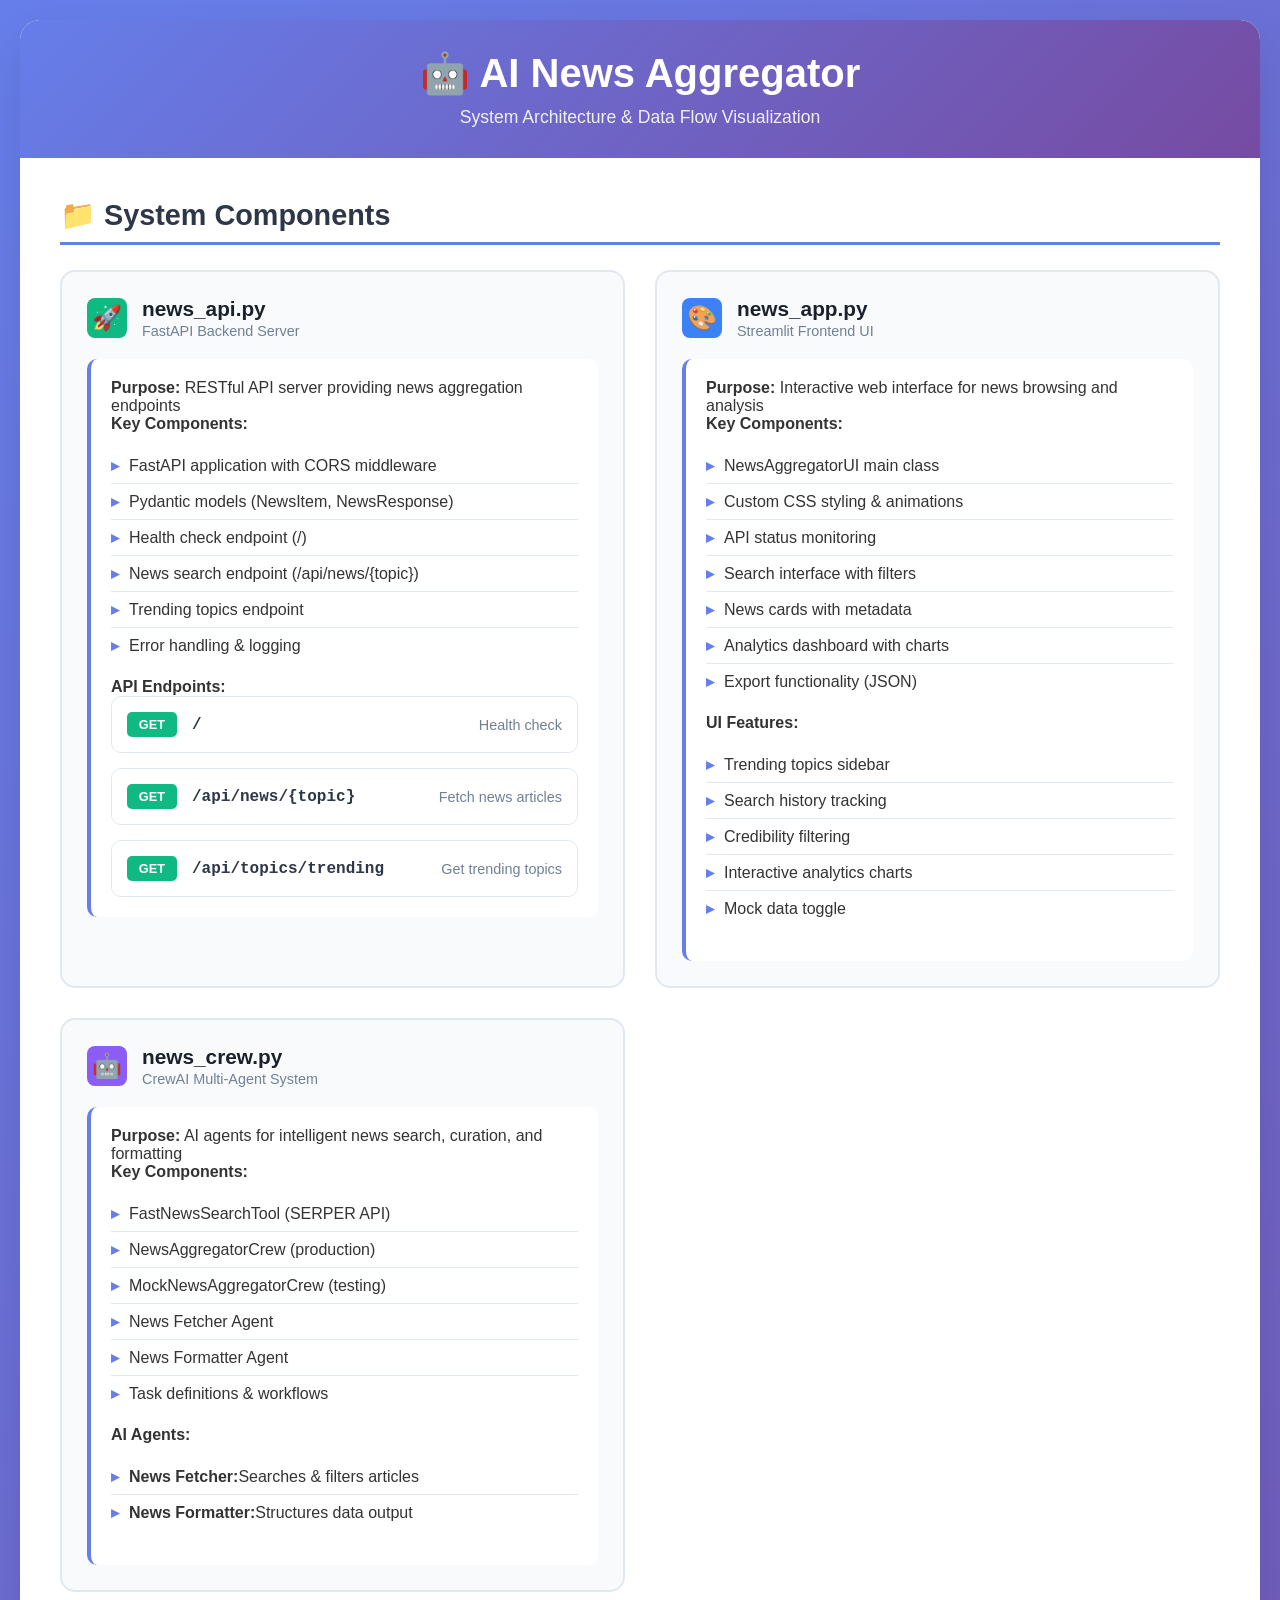
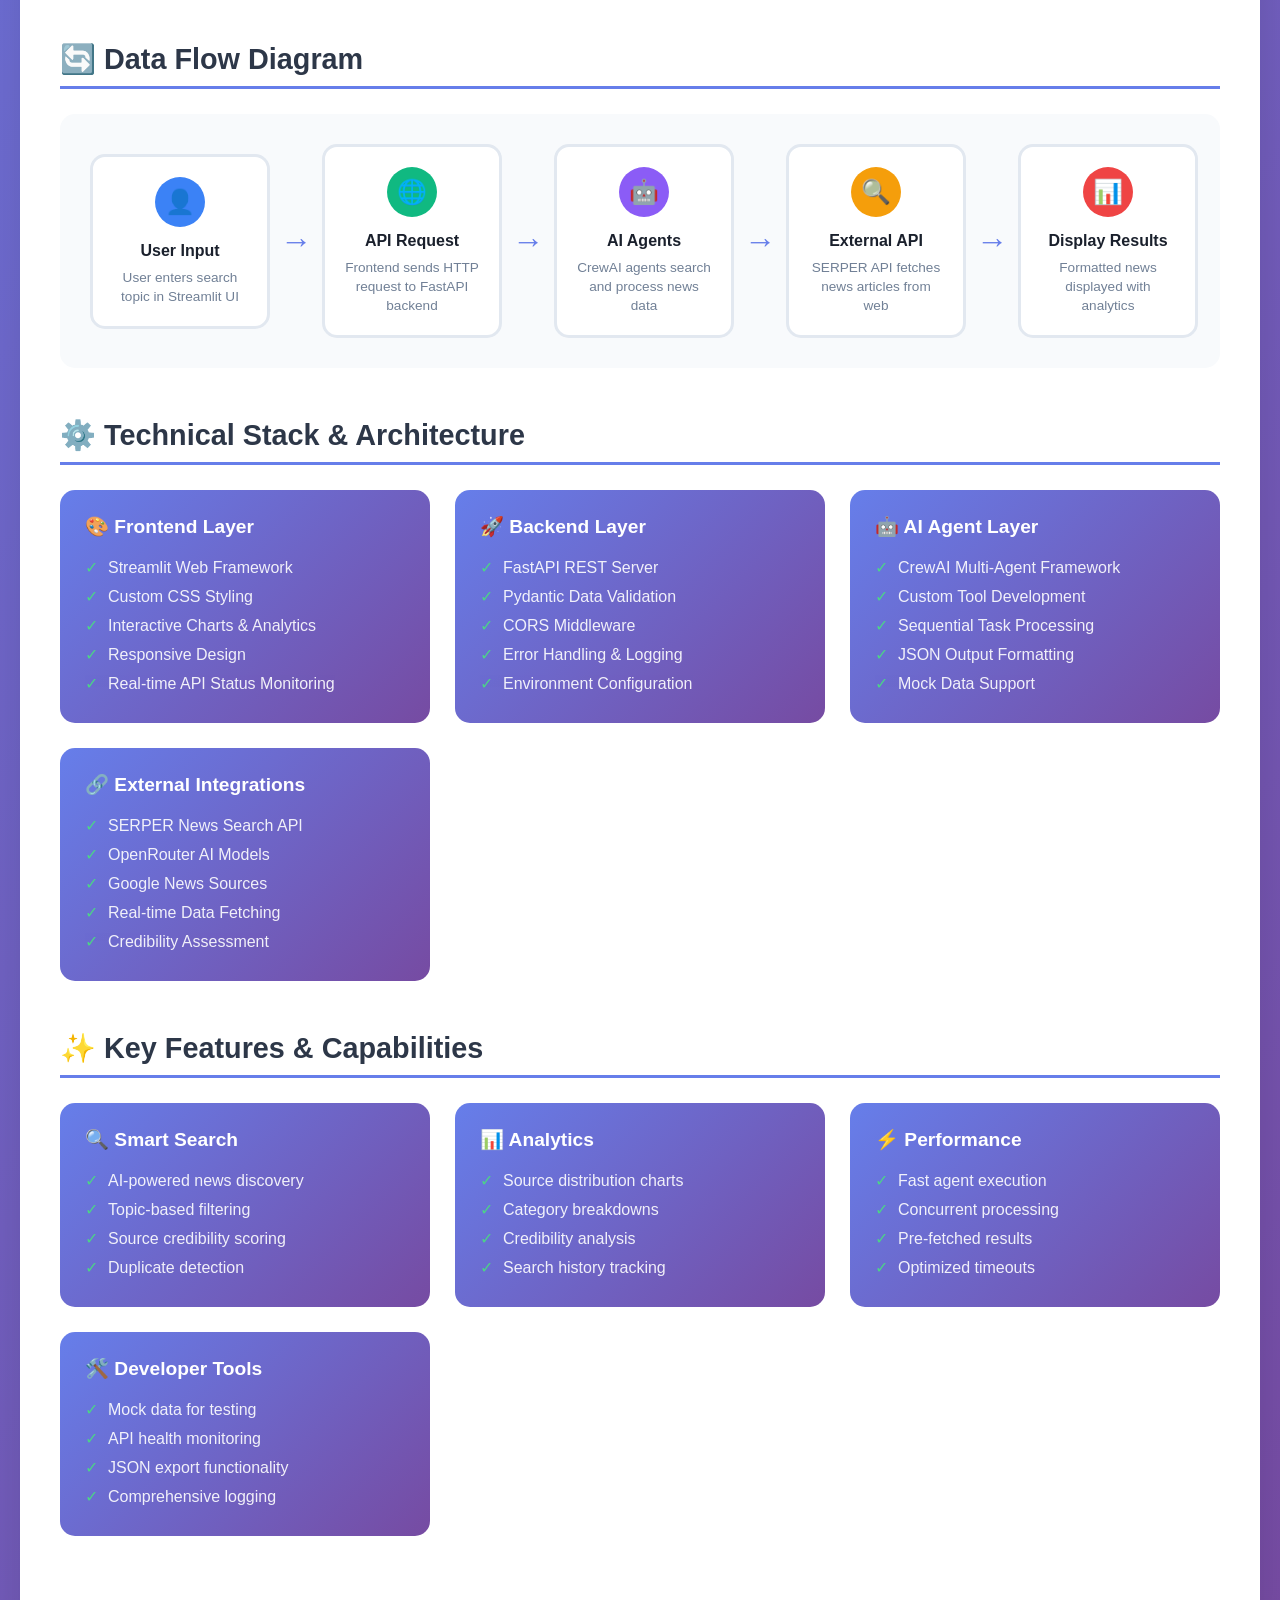
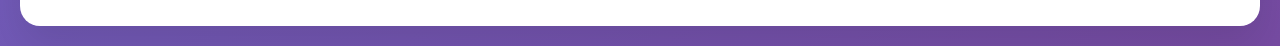
<file: Week11/Day_2/2_news_aggregator_visualization.html>
<!DOCTYPE html>
<html lang="en">
<head>
    <meta charset="UTF-8">
    <meta name="viewport" content="width=device-width, initial-scale=1.0">
    <title>AI News Aggregator - Architecture</title>
    <style>
        * {
            margin: 0;
            padding: 0;
            box-sizing: border-box;
        }

        body {
            font-family: 'Segoe UI', Tahoma, Geneva, Verdana, sans-serif;
            background: linear-gradient(135deg, #667eea 0%, #764ba2 100%);
            min-height: 100vh;
            padding: 20px;
            color: #333;
        }

        .container {
            max-width: 1400px;
            margin: 0 auto;
            background: white;
            border-radius: 20px;
            box-shadow: 0 20px 40px rgba(0,0,0,0.1);
            overflow: hidden;
        }

        .header {
            background: linear-gradient(135deg, #667eea 0%, #764ba2 100%);
            color: white;
            padding: 30px;
            text-align: center;
        }

        .header h1 {
            font-size: 2.5rem;
            margin-bottom: 10px;
        }

        .header p {
            font-size: 1.1rem;
            opacity: 0.9;
        }

        .content {
            padding: 40px;
        }

        .section {
            margin-bottom: 50px;
        }

        .section-title {
            font-size: 1.8rem;
            margin-bottom: 25px;
            color: #2d3748;
            border-bottom: 3px solid #667eea;
            padding-bottom: 10px;
        }

        /* File Structure */
        .files-grid {
            display: grid;
            grid-template-columns: repeat(auto-fit, minmax(400px, 1fr));
            gap: 30px;
            margin-bottom: 40px;
        }

        .file-card {
            background: #f8fafc;
            border: 2px solid #e2e8f0;
            border-radius: 15px;
            padding: 25px;
            transition: all 0.3s ease;
            position: relative;
            overflow: hidden;
        }

        .file-card:hover {
            border-color: #667eea;
            transform: translateY(-5px);
            box-shadow: 0 10px 30px rgba(102, 126, 234, 0.2);
        }

        .file-header {
            display: flex;
            align-items: center;
            margin-bottom: 20px;
        }

        .file-icon {
            width: 40px;
            height: 40px;
            border-radius: 8px;
            display: flex;
            align-items: center;
            justify-content: center;
            font-size: 1.5rem;
            margin-right: 15px;
            color: white;
        }

        .api-icon { background: #10b981; }
        .ui-icon { background: #3b82f6; }
        .crew-icon { background: #8b5cf6; }

        .file-title {
            font-size: 1.3rem;
            font-weight: 700;
            color: #1a202c;
        }

        .file-subtitle {
            font-size: 0.9rem;
            color: #718096;
            margin-top: 2px;
        }

        .file-content {
            background: white;
            border-radius: 10px;
            padding: 20px;
            border-left: 4px solid #667eea;
        }

        .component-list {
            list-style: none;
            margin: 15px 0;
        }

        .component-list li {
            padding: 8px 0;
            border-bottom: 1px solid #e2e8f0;
            display: flex;
            align-items: center;
        }

        .component-list li:last-child {
            border-bottom: none;
        }

        .component-list li::before {
            content: "▸";
            color: #667eea;
            font-weight: bold;
            margin-right: 10px;
        }

        /* Data Flow Diagram */
        .flow-container {
            background: #f8fafc;
            border-radius: 15px;
            padding: 30px;
            position: relative;
            overflow-x: auto;
        }

        .flow-diagram {
            display: flex;
            align-items: center;
            justify-content: space-between;
            min-width: 1000px;
            position: relative;
        }

        .flow-step {
            background: white;
            border: 3px solid #e2e8f0;
            border-radius: 15px;
            padding: 20px;
            text-align: center;
            min-width: 180px;
            position: relative;
            transition: all 0.3s ease;
        }

        .flow-step:hover {
            border-color: #667eea;
            transform: scale(1.05);
            box-shadow: 0 10px 25px rgba(102, 126, 234, 0.2);
        }

        .step-icon {
            width: 50px;
            height: 50px;
            border-radius: 50%;
            margin: 0 auto 15px;
            display: flex;
            align-items: center;
            justify-content: center;
            font-size: 1.5rem;
            color: white;
        }

        .step1 { background: #3b82f6; }
        .step2 { background: #10b981; }
        .step3 { background: #8b5cf6; }
        .step4 { background: #f59e0b; }
        .step5 { background: #ef4444; }

        .step-title {
            font-weight: 700;
            margin-bottom: 8px;
            color: #1a202c;
        }

        .step-desc {
            font-size: 0.85rem;
            color: #718096;
            line-height: 1.4;
        }

        .flow-arrow {
            font-size: 2rem;
            color: #667eea;
            margin: 0 10px;
            animation: pulse 2s infinite;
        }

        @keyframes pulse {
            0%, 100% { opacity: 1; }
            50% { opacity: 0.6; }
        }

        /* Technical Details */
        .tech-grid {
            display: grid;
            grid-template-columns: repeat(auto-fit, minmax(300px, 1fr));
            gap: 25px;
        }

        .tech-card {
            background: linear-gradient(135deg, #667eea 0%, #764ba2 100%);
            color: white;
            padding: 25px;
            border-radius: 15px;
            position: relative;
            overflow: hidden;
        }

        .tech-card::before {
            content: '';
            position: absolute;
            top: 0;
            left: 0;
            right: 0;
            bottom: 0;
            background: rgba(255,255,255,0.1);
            transform: translateX(-100%);
            transition: transform 0.5s ease;
        }

        .tech-card:hover::before {
            transform: translateX(0);
        }

        .tech-title {
            font-size: 1.2rem;
            font-weight: 700;
            margin-bottom: 15px;
            position: relative;
            z-index: 1;
        }

        .tech-list {
            list-style: none;
            position: relative;
            z-index: 1;
        }

        .tech-list li {
            padding: 5px 0;
            opacity: 0.9;
        }

        .tech-list li::before {
            content: "✓";
            margin-right: 10px;
            color: #4ade80;
        }

        /* API Endpoints */
        .endpoints-grid {
            display: grid;
            gap: 15px;
        }

        .endpoint {
            background: white;
            border: 1px solid #e2e8f0;
            border-radius: 10px;
            padding: 15px;
            display: flex;
            align-items: center;
            transition: all 0.3s ease;
        }

        .endpoint:hover {
            border-color: #667eea;
            box-shadow: 0 5px 15px rgba(102, 126, 234, 0.1);
        }

        .endpoint-method {
            background: #10b981;
            color: white;
            padding: 5px 10px;
            border-radius: 5px;
            font-size: 0.8rem;
            font-weight: 700;
            margin-right: 15px;
            min-width: 50px;
            text-align: center;
        }

        .endpoint-path {
            font-family: 'Courier New', monospace;
            font-weight: 600;
            color: #2d3748;
            flex: 1;
        }

        .endpoint-desc {
            color: #718096;
            font-size: 0.9rem;
        }

        /* Responsive */
        @media (max-width: 768px) {
            .files-grid {
                grid-template-columns: 1fr;
            }
            
            .flow-diagram {
                flex-direction: column;
                min-width: auto;
            }
            
            .flow-arrow {
                transform: rotate(90deg);
                margin: 20px 0;
            }
            
            .header h1 {
                font-size: 2rem;
            }
        }
    </style>
</head>
<body>
    <div class="container">
        <div class="header">
            <h1>🤖 AI News Aggregator</h1>
            <p>System Architecture & Data Flow Visualization</p>
        </div>

        <div class="content">
            <!-- File Structure Section -->
            <div class="section">
                <h2 class="section-title">📁 System Components</h2>
                <div class="files-grid">
                    <!-- news_api.py -->
                    <div class="file-card">
                        <div class="file-header">
                            <div class="file-icon api-icon">🚀</div>
                            <div>
                                <div class="file-title">news_api.py</div>
                                <div class="file-subtitle">FastAPI Backend Server</div>
                            </div>
                        </div>
                        <div class="file-content">
                            <p><strong>Purpose:</strong> RESTful API server providing news aggregation endpoints</p>
                            
                            <h4>Key Components:</h4>
                            <ul class="component-list">
                                <li>FastAPI application with CORS middleware</li>
                                <li>Pydantic models (NewsItem, NewsResponse)</li>
                                <li>Health check endpoint (/)</li>
                                <li>News search endpoint (/api/news/{topic})</li>
                                <li>Trending topics endpoint</li>
                                <li>Error handling & logging</li>
                            </ul>

                            <h4>API Endpoints:</h4>
                            <div class="endpoints-grid">
                                <div class="endpoint">
                                    <span class="endpoint-method">GET</span>
                                    <span class="endpoint-path">/</span>
                                    <span class="endpoint-desc">Health check</span>
                                </div>
                                <div class="endpoint">
                                    <span class="endpoint-method">GET</span>
                                    <span class="endpoint-path">/api/news/{topic}</span>
                                    <span class="endpoint-desc">Fetch news articles</span>
                                </div>
                                <div class="endpoint">
                                    <span class="endpoint-method">GET</span>
                                    <span class="endpoint-path">/api/topics/trending</span>
                                    <span class="endpoint-desc">Get trending topics</span>
                                </div>
                            </div>
                        </div>
                    </div>

                    <!-- news_app.py -->
                    <div class="file-card">
                        <div class="file-header">
                            <div class="file-icon ui-icon">🎨</div>
                            <div>
                                <div class="file-title">news_app.py</div>
                                <div class="file-subtitle">Streamlit Frontend UI</div>
                            </div>
                        </div>
                        <div class="file-content">
                            <p><strong>Purpose:</strong> Interactive web interface for news browsing and analysis</p>
                            
                            <h4>Key Components:</h4>
                            <ul class="component-list">
                                <li>NewsAggregatorUI main class</li>
                                <li>Custom CSS styling & animations</li>
                                <li>API status monitoring</li>
                                <li>Search interface with filters</li>
                                <li>News cards with metadata</li>
                                <li>Analytics dashboard with charts</li>
                                <li>Export functionality (JSON)</li>
                            </ul>

                            <h4>UI Features:</h4>
                            <ul class="component-list">
                                <li>Trending topics sidebar</li>
                                <li>Search history tracking</li>
                                <li>Credibility filtering</li>
                                <li>Interactive analytics charts</li>
                                <li>Mock data toggle</li>
                            </ul>
                        </div>
                    </div>

                    <!-- news_crew.py -->
                    <div class="file-card">
                        <div class="file-header">
                            <div class="file-icon crew-icon">🤖</div>
                            <div>
                                <div class="file-title">news_crew.py</div>
                                <div class="file-subtitle">CrewAI Multi-Agent System</div>
                            </div>
                        </div>
                        <div class="file-content">
                            <p><strong>Purpose:</strong> AI agents for intelligent news search, curation, and formatting</p>
                            
                            <h4>Key Components:</h4>
                            <ul class="component-list">
                                <li>FastNewsSearchTool (SERPER API)</li>
                                <li>NewsAggregatorCrew (production)</li>
                                <li>MockNewsAggregatorCrew (testing)</li>
                                <li>News Fetcher Agent</li>
                                <li>News Formatter Agent</li>
                                <li>Task definitions & workflows</li>
                            </ul>

                            <h4>AI Agents:</h4>
                            <ul class="component-list">
                                <li><strong>News Fetcher:</strong> Searches & filters articles</li>
                                <li><strong>News Formatter:</strong> Structures data output</li>
                            </ul>
                        </div>
                    </div>
                </div>
            </div>

            <!-- Data Flow Section -->
            <div class="section">
                <h2 class="section-title">🔄 Data Flow Diagram</h2>
                <div class="flow-container">
                    <div class="flow-diagram">
                        <div class="flow-step">
                            <div class="step-icon step1">👤</div>
                            <div class="step-title">User Input</div>
                            <div class="step-desc">User enters search topic in Streamlit UI</div>
                        </div>

                        <div class="flow-arrow">→</div>

                        <div class="flow-step">
                            <div class="step-icon step2">🌐</div>
                            <div class="step-title">API Request</div>
                            <div class="step-desc">Frontend sends HTTP request to FastAPI backend</div>
                        </div>

                        <div class="flow-arrow">→</div>

                        <div class="flow-step">
                            <div class="step-icon step3">🤖</div>
                            <div class="step-title">AI Agents</div>
                            <div class="step-desc">CrewAI agents search and process news data</div>
                        </div>

                        <div class="flow-arrow">→</div>

                        <div class="flow-step">
                            <div class="step-icon step4">🔍</div>
                            <div class="step-title">External API</div>
                            <div class="step-desc">SERPER API fetches news articles from web</div>
                        </div>

                        <div class="flow-arrow">→</div>

                        <div class="flow-step">
                            <div class="step-icon step5">📊</div>
                            <div class="step-title">Display Results</div>
                            <div class="step-desc">Formatted news displayed with analytics</div>
                        </div>
                    </div>
                </div>
            </div>

            <!-- Technical Stack -->
            <div class="section">
                <h2 class="section-title">⚙️ Technical Stack & Architecture</h2>
                <div class="tech-grid">
                    <div class="tech-card">
                        <div class="tech-title">🎨 Frontend Layer</div>
                        <ul class="tech-list">
                            <li>Streamlit Web Framework</li>
                            <li>Custom CSS Styling</li>
                            <li>Interactive Charts & Analytics</li>
                            <li>Responsive Design</li>
                            <li>Real-time API Status Monitoring</li>
                        </ul>
                    </div>

                    <div class="tech-card">
                        <div class="tech-title">🚀 Backend Layer</div>
                        <ul class="tech-list">
                            <li>FastAPI REST Server</li>
                            <li>Pydantic Data Validation</li>
                            <li>CORS Middleware</li>
                            <li>Error Handling & Logging</li>
                            <li>Environment Configuration</li>
                        </ul>
                    </div>

                    <div class="tech-card">
                        <div class="tech-title">🤖 AI Agent Layer</div>
                        <ul class="tech-list">
                            <li>CrewAI Multi-Agent Framework</li>
                            <li>Custom Tool Development</li>
                            <li>Sequential Task Processing</li>
                            <li>JSON Output Formatting</li>
                            <li>Mock Data Support</li>
                        </ul>
                    </div>

                    <div class="tech-card">
                        <div class="tech-title">🔗 External Integrations</div>
                        <ul class="tech-list">
                            <li>SERPER News Search API</li>
                            <li>OpenRouter AI Models</li>
                            <li>Google News Sources</li>
                            <li>Real-time Data Fetching</li>
                            <li>Credibility Assessment</li>
                        </ul>
                    </div>
                </div>
            </div>

            <!-- System Features -->
            <div class="section">
                <h2 class="section-title">✨ Key Features & Capabilities</h2>
                <div class="tech-grid">
                    <div class="tech-card">
                        <div class="tech-title">🔍 Smart Search</div>
                        <ul class="tech-list">
                            <li>AI-powered news discovery</li>
                            <li>Topic-based filtering</li>
                            <li>Source credibility scoring</li>
                            <li>Duplicate detection</li>
                        </ul>
                    </div>

                    <div class="tech-card">
                        <div class="tech-title">📊 Analytics</div>
                        <ul class="tech-list">
                            <li>Source distribution charts</li>
                            <li>Category breakdowns</li>
                            <li>Credibility analysis</li>
                            <li>Search history tracking</li>
                        </ul>
                    </div>

                    <div class="tech-card">
                        <div class="tech-title">⚡ Performance</div>
                        <ul class="tech-list">
                            <li>Fast agent execution</li>
                            <li>Concurrent processing</li>
                            <li>Pre-fetched results</li>
                            <li>Optimized timeouts</li>
                        </ul>
                    </div>

                    <div class="tech-card">
                        <div class="tech-title">🛠️ Developer Tools</div>
                        <ul class="tech-list">
                            <li>Mock data for testing</li>
                            <li>API health monitoring</li>
                            <li>JSON export functionality</li>
                            <li>Comprehensive logging</li>
                        </ul>
                    </div>
                </div>
            </div>
        </div>
    </div>
</body>
</html>
</file>
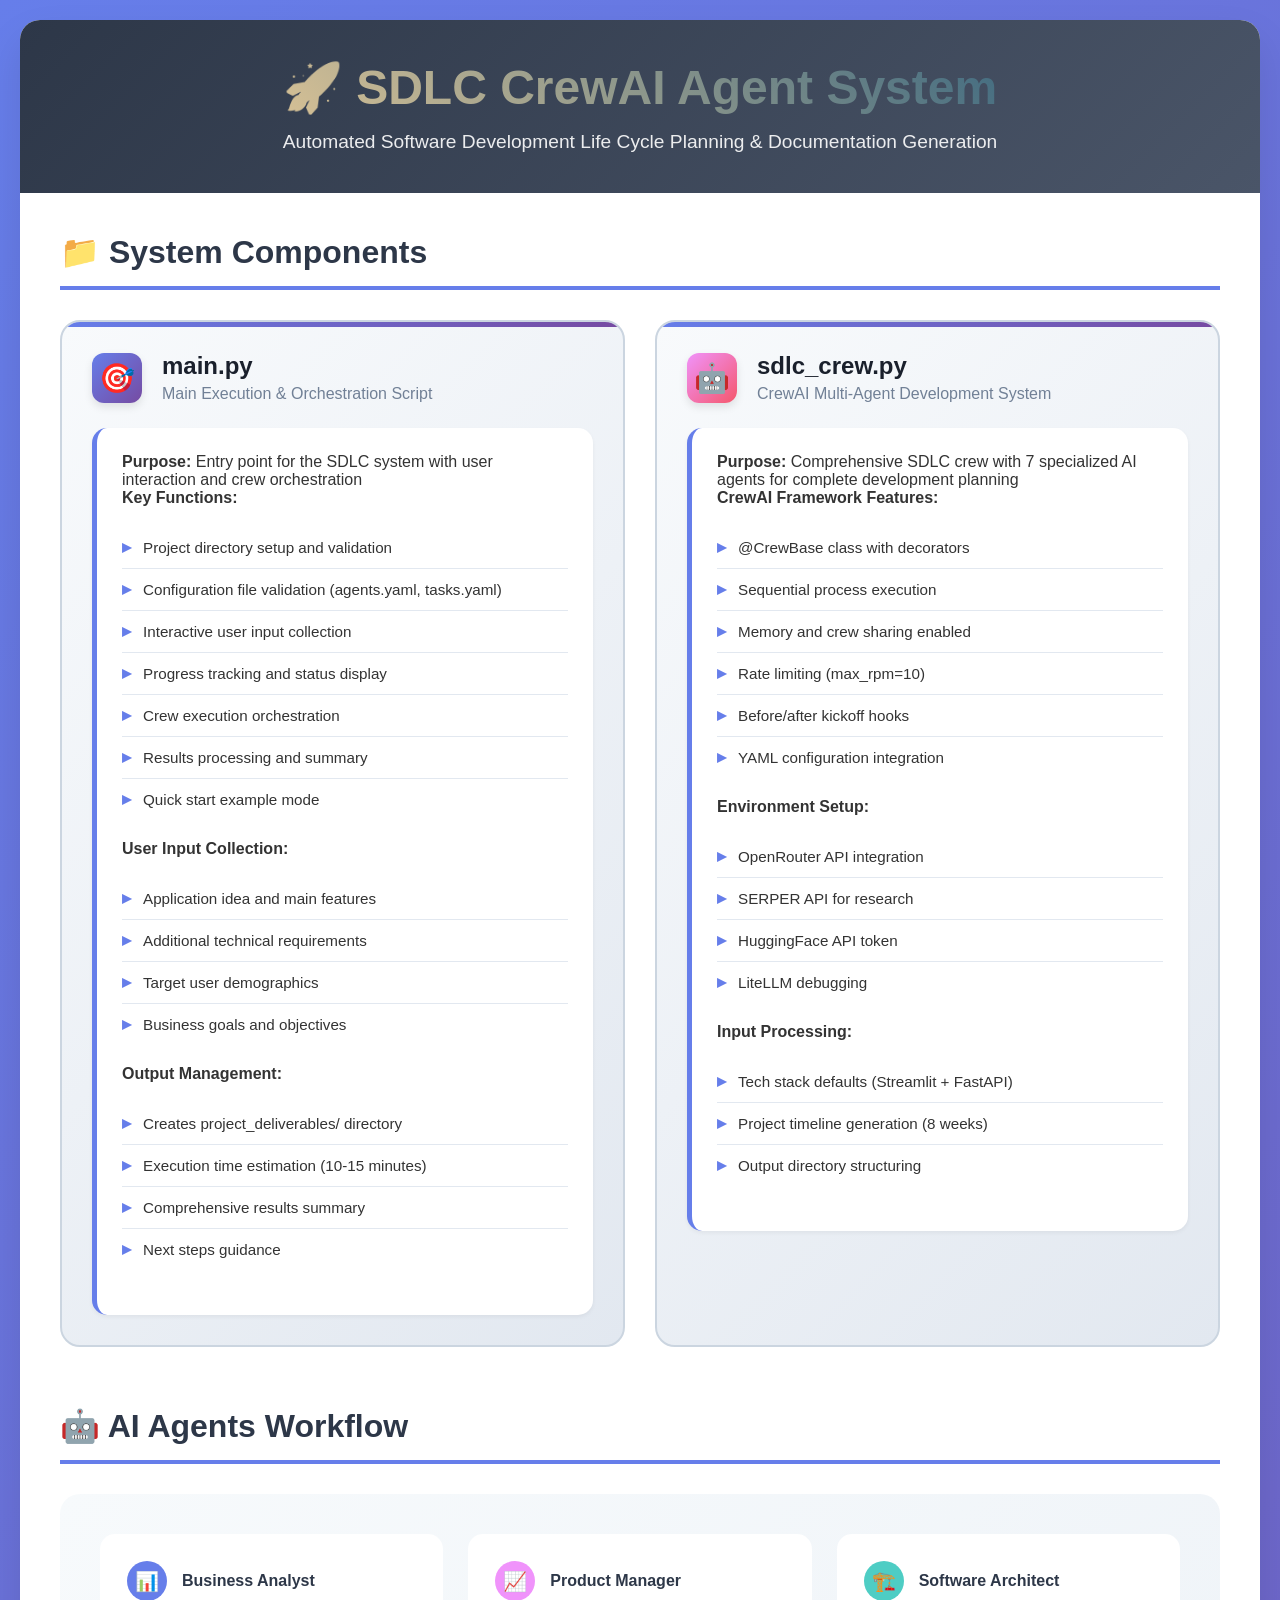
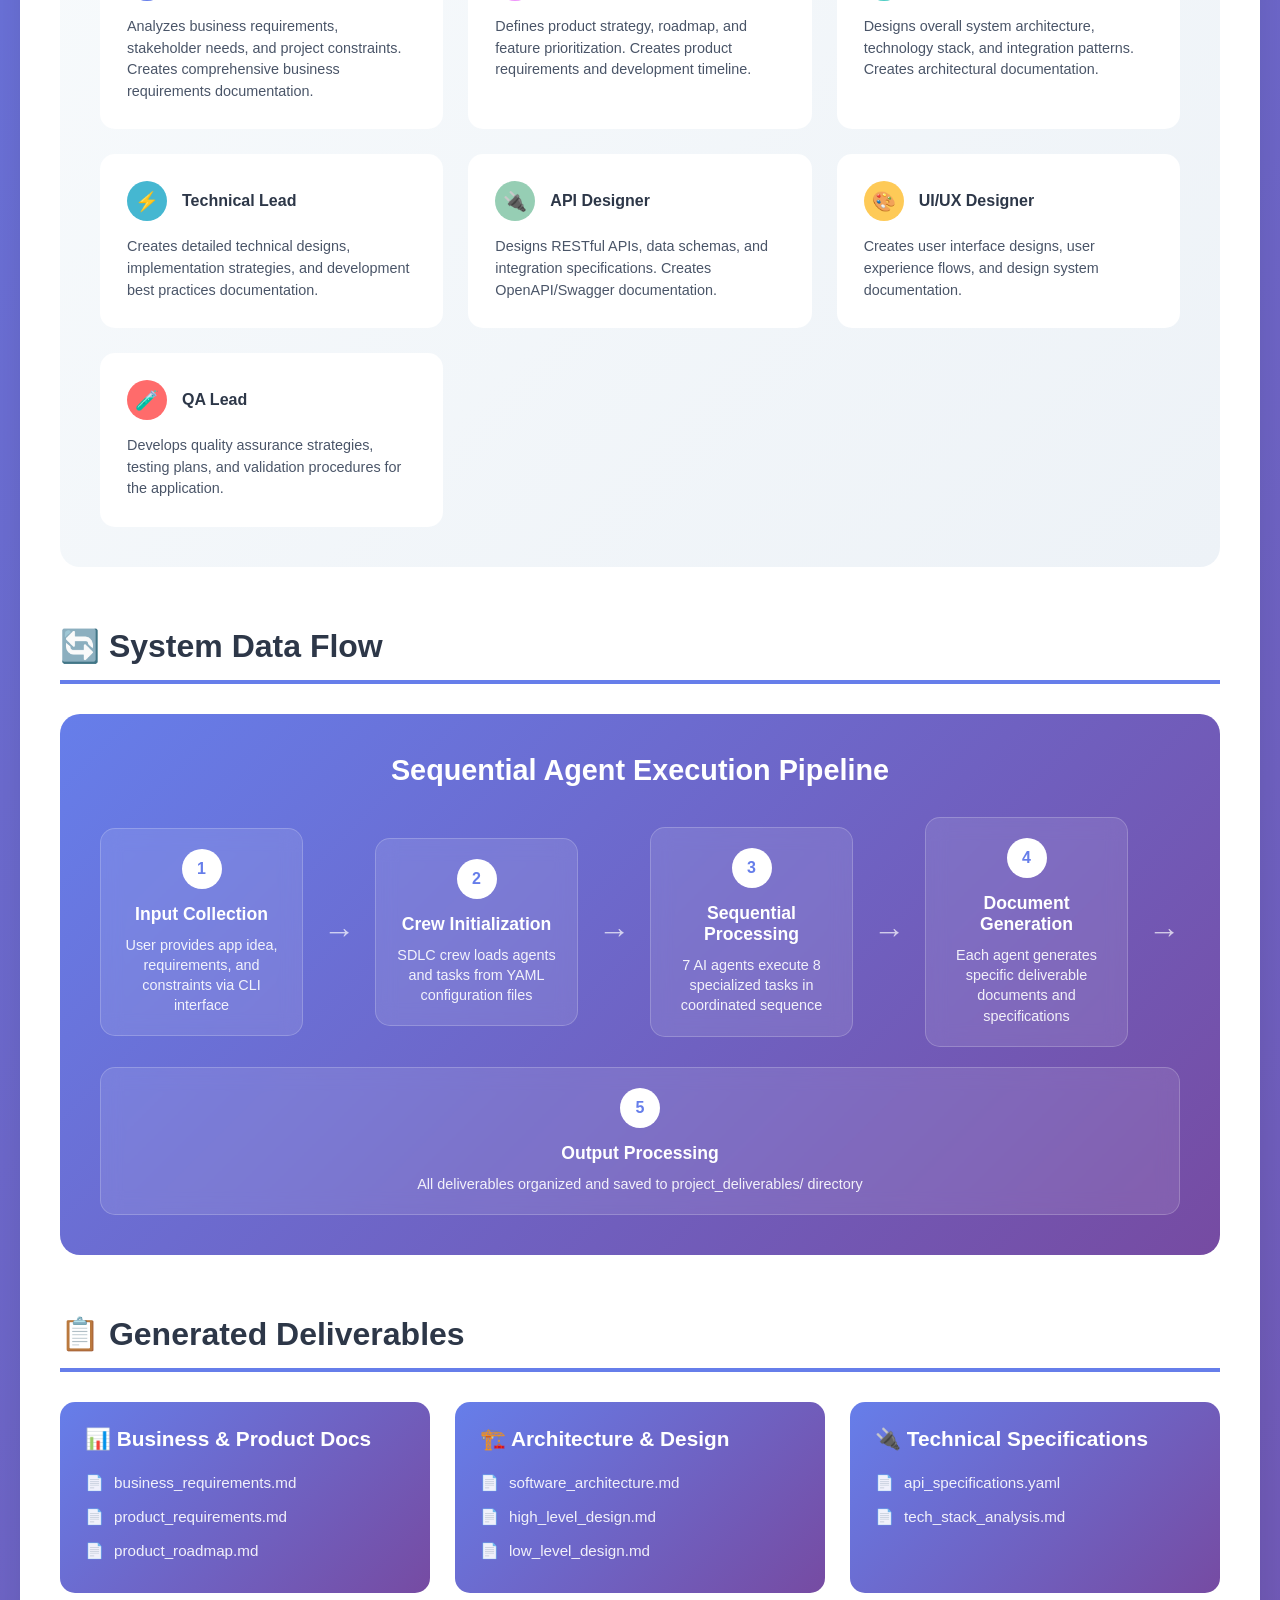
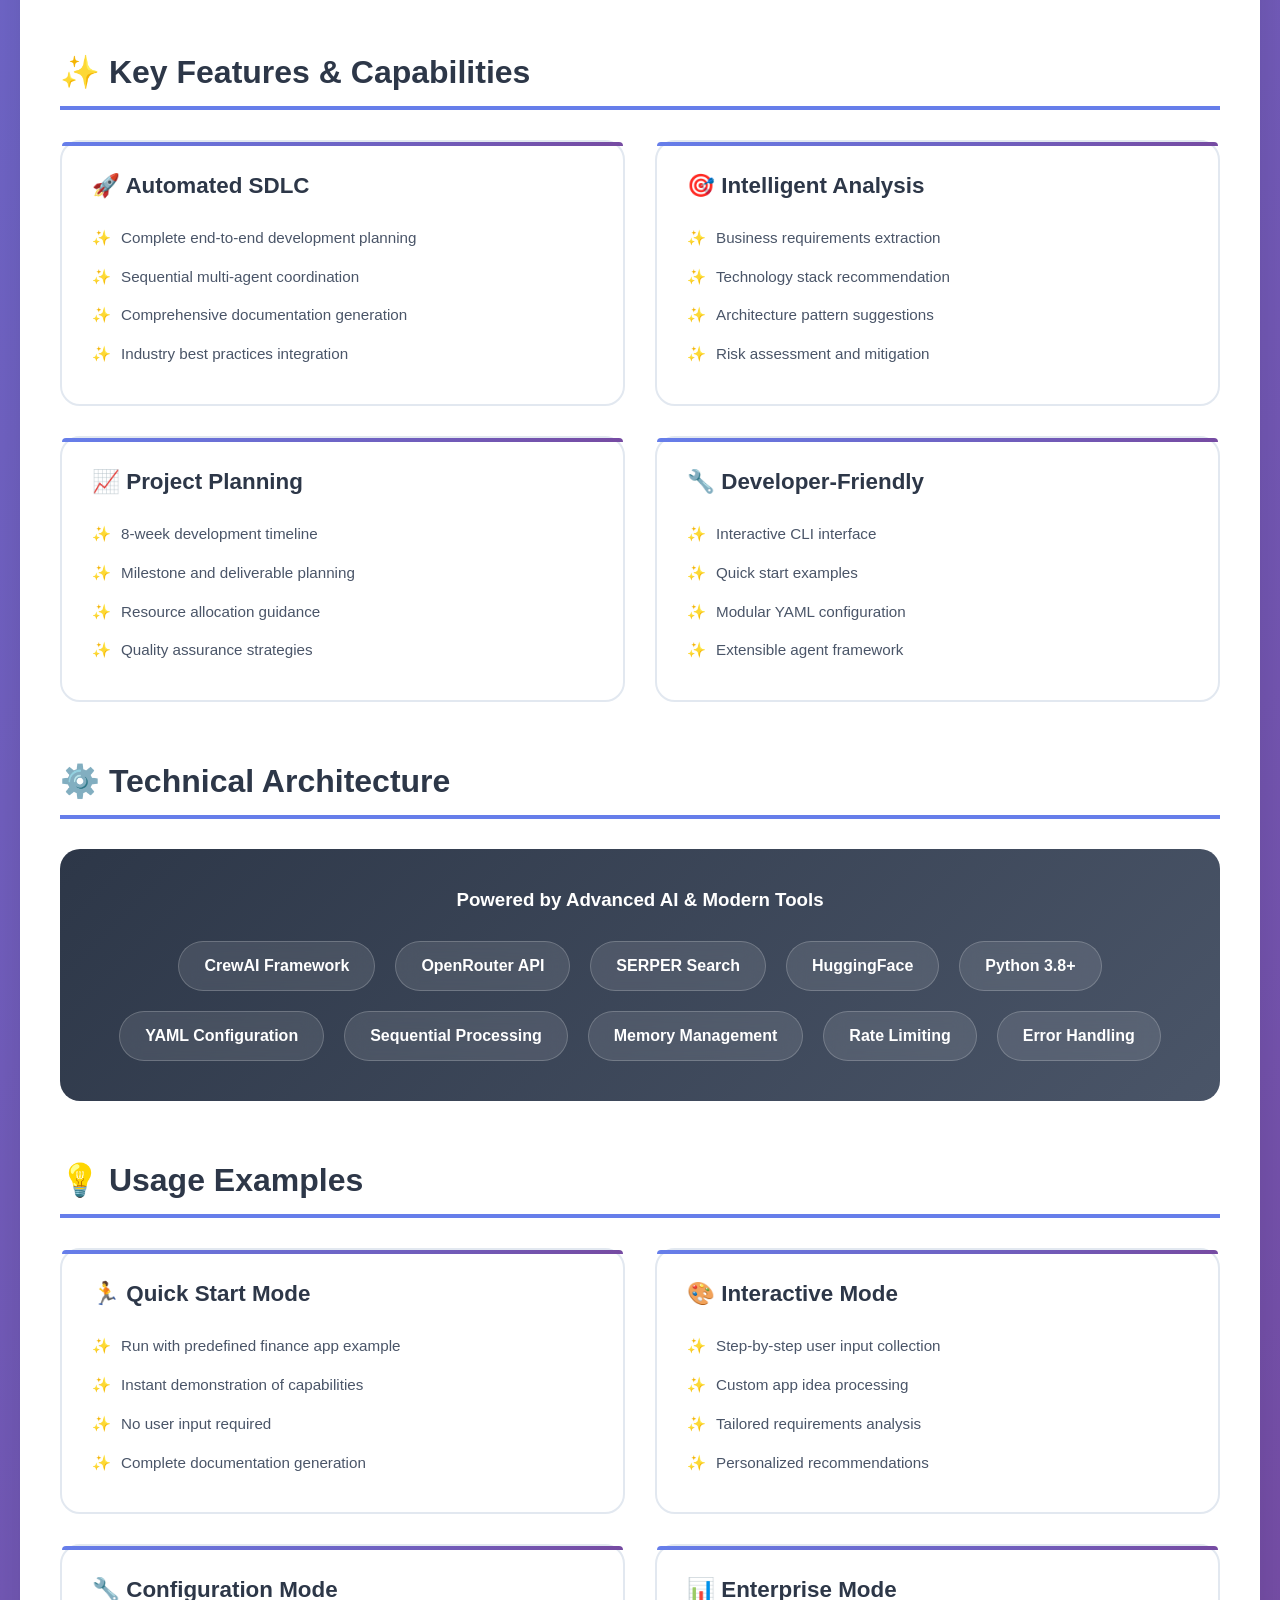
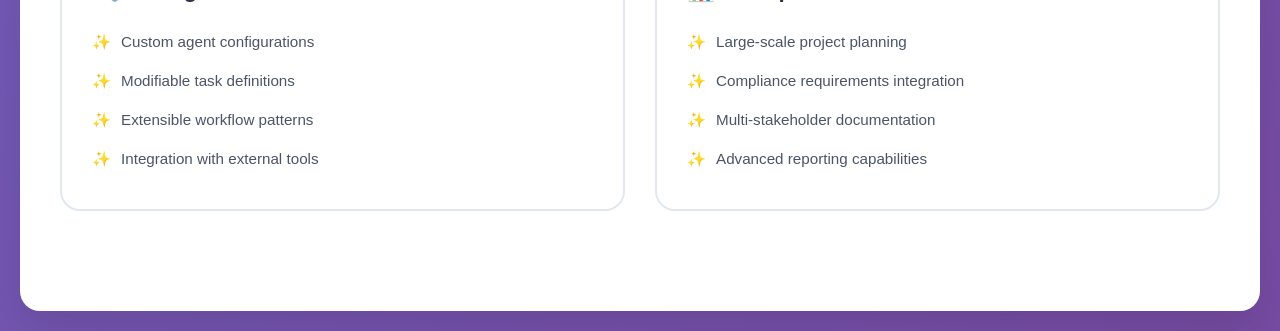
<file: Week11/Day_2/3_sdlc_crew_visualization.html>
<!DOCTYPE html>
<html lang="en">
<head>
    <meta charset="UTF-8">
    <meta name="viewport" content="width=device-width, initial-scale=1.0">
    <title>SDLC CrewAI Agent System</title>
    <style>
        * {
            margin: 0;
            padding: 0;
            box-sizing: border-box;
        }

        body {
            font-family: 'Segoe UI', Tahoma, Geneva, Verdana, sans-serif;
            background: linear-gradient(135deg, #667eea 0%, #764ba2 100%);
            min-height: 100vh;
            padding: 20px;
            color: #333;
        }

        .container {
            max-width: 1600px;
            margin: 0 auto;
            background: white;
            border-radius: 20px;
            box-shadow: 0 20px 40px rgba(0,0,0,0.1);
            overflow: hidden;
        }

        .header {
            background: linear-gradient(135deg, #2d3748 0%, #4a5568 100%);
            color: white;
            padding: 40px;
            text-align: center;
        }

        .header h1 {
            font-size: 3rem;
            margin-bottom: 15px;
            background: linear-gradient(45deg, #ffd89b 0%, #19547b 100%);
            -webkit-background-clip: text;
            -webkit-text-fill-color: transparent;
            background-clip: text;
        }

        .header p {
            font-size: 1.2rem;
            opacity: 0.9;
        }

        .content {
            padding: 40px;
        }

        .section {
            margin-bottom: 60px;
        }

        .section-title {
            font-size: 2rem;
            margin-bottom: 30px;
            color: #2d3748;
            border-bottom: 4px solid #667eea;
            padding-bottom: 15px;
            display: flex;
            align-items: center;
            gap: 15px;
        }

        /* File Structure */
        .files-grid {
            display: grid;
            grid-template-columns: repeat(auto-fit, minmax(500px, 1fr));
            gap: 30px;
            margin-bottom: 40px;
        }

        .file-card {
            background: linear-gradient(135deg, #f8fafc 0%, #e2e8f0 100%);
            border: 2px solid #cbd5e0;
            border-radius: 20px;
            padding: 30px;
            transition: all 0.4s ease;
            position: relative;
            overflow: hidden;
        }

        .file-card::before {
            content: '';
            position: absolute;
            top: 0;
            left: 0;
            right: 0;
            height: 5px;
            background: linear-gradient(90deg, #667eea 0%, #764ba2 100%);
        }

        .file-card:hover {
            transform: translateY(-8px);
            box-shadow: 0 20px 40px rgba(102, 126, 234, 0.2);
            border-color: #667eea;
        }

        .file-header {
            display: flex;
            align-items: center;
            margin-bottom: 25px;
        }

        .file-icon {
            width: 50px;
            height: 50px;
            border-radius: 12px;
            display: flex;
            align-items: center;
            justify-content: center;
            font-size: 1.8rem;
            margin-right: 20px;
            color: white;
            box-shadow: 0 4px 8px rgba(0,0,0,0.1);
        }

        .main-icon { background: linear-gradient(135deg, #667eea 0%, #764ba2 100%); }
        .crew-icon { background: linear-gradient(135deg, #f093fb 0%, #f5576c 100%); }

        .file-title {
            font-size: 1.5rem;
            font-weight: 700;
            color: #1a202c;
            margin-bottom: 5px;
        }

        .file-subtitle {
            font-size: 1rem;
            color: #718096;
        }

        .file-content {
            background: white;
            border-radius: 15px;
            padding: 25px;
            border-left: 5px solid #667eea;
            box-shadow: 0 2px 4px rgba(0,0,0,0.05);
        }

        .component-list {
            list-style: none;
            margin: 20px 0;
        }

        .component-list li {
            padding: 10px 0;
            border-bottom: 1px solid #e2e8f0;
            display: flex;
            align-items: center;
            font-size: 0.95rem;
        }

        .component-list li:last-child {
            border-bottom: none;
        }

        .component-list li::before {
            content: "▸";
            color: #667eea;
            font-weight: bold;
            margin-right: 12px;
            font-size: 1.1rem;
        }

        /* Agent Workflow */
        .agents-container {
            background: linear-gradient(135deg, #f7fafc 0%, #edf2f7 100%);
            border-radius: 20px;
            padding: 40px;
            margin-bottom: 40px;
        }

        .agents-grid {
            display: grid;
            grid-template-columns: repeat(auto-fit, minmax(300px, 1fr));
            gap: 25px;
        }

        .agent-card {
            background: white;
            border-radius: 15px;
            padding: 25px;
            border: 2px solid transparent;
            transition: all 0.3s ease;
            position: relative;
            overflow: hidden;
        }

        .agent-card::before {
            content: '';
            position: absolute;
            top: 0;
            left: 0;
            right: 0;
            bottom: 0;
            background: linear-gradient(135deg, rgba(102, 126, 234, 0.1) 0%, rgba(118, 75, 162, 0.1) 100%);
            opacity: 0;
            transition: opacity 0.3s ease;
        }

        .agent-card:hover::before {
            opacity: 1;
        }

        .agent-card:hover {
            border-color: #667eea;
            transform: translateY(-5px);
            box-shadow: 0 15px 30px rgba(102, 126, 234, 0.15);
        }

        .agent-header {
            display: flex;
            align-items: center;
            margin-bottom: 15px;
            position: relative;
            z-index: 1;
        }

        .agent-icon {
            width: 40px;
            height: 40px;
            border-radius: 50%;
            display: flex;
            align-items: center;
            justify-content: center;
            font-size: 1.2rem;
            margin-right: 15px;
            color: white;
        }

        .agent-1 { background: #667eea; }
        .agent-2 { background: #f093fb; }
        .agent-3 { background: #4ecdc4; }
        .agent-4 { background: #45b7d1; }
        .agent-5 { background: #96ceb4; }
        .agent-6 { background: #feca57; }
        .agent-7 { background: #ff6b6b; }

        .agent-name {
            font-weight: 700;
            color: #2d3748;
            position: relative;
            z-index: 1;
        }

        .agent-description {
            color: #4a5568;
            font-size: 0.9rem;
            line-height: 1.5;
            position: relative;
            z-index: 1;
        }

        /* Data Flow */
        .flow-container {
            background: linear-gradient(135deg, #667eea 0%, #764ba2 100%);
            border-radius: 20px;
            padding: 40px;
            color: white;
            margin-bottom: 40px;
        }

        .flow-title {
            text-align: center;
            font-size: 1.8rem;
            margin-bottom: 30px;
            font-weight: 700;
        }

        .flow-steps {
            display: flex;
            flex-wrap: wrap;
            justify-content: space-between;
            align-items: center;
            gap: 20px;
        }

        .flow-step {
            background: rgba(255, 255, 255, 0.1);
            backdrop-filter: blur(10px);
            border: 1px solid rgba(255, 255, 255, 0.2);
            border-radius: 15px;
            padding: 20px;
            text-align: center;
            min-width: 200px;
            flex: 1;
            transition: all 0.3s ease;
        }

        .flow-step:hover {
            background: rgba(255, 255, 255, 0.2);
            transform: scale(1.05);
        }

        .step-number {
            width: 40px;
            height: 40px;
            border-radius: 50%;
            background: white;
            color: #667eea;
            display: flex;
            align-items: center;
            justify-content: center;
            font-weight: bold;
            margin: 0 auto 15px;
        }

        .step-title {
            font-weight: 700;
            margin-bottom: 10px;
            font-size: 1.1rem;
        }

        .step-desc {
            font-size: 0.9rem;
            opacity: 0.9;
            line-height: 1.4;
        }

        .flow-arrow {
            font-size: 2rem;
            color: rgba(255, 255, 255, 0.7);
            animation: pulse 2s infinite;
        }

        @keyframes pulse {
            0%, 100% { opacity: 1; transform: scale(1); }
            50% { opacity: 0.7; transform: scale(1.1); }
        }

        /* Deliverables */
        .deliverables-grid {
            display: grid;
            grid-template-columns: repeat(auto-fit, minmax(350px, 1fr));
            gap: 25px;
        }

        .deliverable-card {
            background: linear-gradient(135deg, #667eea 0%, #764ba2 100%);
            color: white;
            padding: 25px;
            border-radius: 15px;
            position: relative;
            overflow: hidden;
            transition: all 0.3s ease;
        }

        .deliverable-card::before {
            content: '';
            position: absolute;
            top: 0;
            left: 0;
            right: 0;
            bottom: 0;
            background: rgba(255,255,255,0.1);
            transform: translateX(-100%);
            transition: transform 0.5s ease;
        }

        .deliverable-card:hover::before {
            transform: translateX(0);
        }

        .deliverable-card:hover {
            transform: translateY(-5px);
            box-shadow: 0 15px 30px rgba(102, 126, 234, 0.3);
        }

        .deliverable-title {
            font-size: 1.3rem;
            font-weight: 700;
            margin-bottom: 15px;
            position: relative;
            z-index: 1;
        }

        .deliverable-list {
            list-style: none;
            position: relative;
            z-index: 1;
        }

        .deliverable-list li {
            padding: 8px 0;
            opacity: 0.9;
            font-size: 0.95rem;
        }

        .deliverable-list li::before {
            content: "📄";
            margin-right: 10px;
        }

        /* Features */
        .features-grid {
            display: grid;
            grid-template-columns: repeat(auto-fit, minmax(400px, 1fr));
            gap: 30px;
        }

        .feature-card {
            background: white;
            border: 2px solid #e2e8f0;
            border-radius: 20px;
            padding: 30px;
            transition: all 0.3s ease;
            position: relative;
        }

        .feature-card::before {
            content: '';
            position: absolute;
            top: 0;
            left: 0;
            right: 0;
            height: 4px;
            background: linear-gradient(90deg, #667eea 0%, #764ba2 100%);
            border-radius: 20px 20px 0 0;
        }

        .feature-card:hover {
            border-color: #667eea;
            transform: translateY(-5px);
            box-shadow: 0 15px 30px rgba(102, 126, 234, 0.1);
        }

        .feature-title {
            font-size: 1.4rem;
            font-weight: 700;
            margin-bottom: 20px;
            color: #2d3748;
            display: flex;
            align-items: center;
            gap: 10px;
        }

        .feature-list {
            list-style: none;
        }

        .feature-list li {
            padding: 8px 0;
            color: #4a5568;
            font-size: 0.95rem;
            line-height: 1.5;
        }

        .feature-list li::before {
            content: "✨";
            margin-right: 10px;
        }

        /* Tech Stack */
        .tech-stack {
            background: linear-gradient(135deg, #2d3748 0%, #4a5568 100%);
            color: white;
            padding: 40px;
            border-radius: 20px;
            text-align: center;
        }

        .tech-items {
            display: flex;
            flex-wrap: wrap;
            justify-content: center;
            gap: 20px;
            margin-top: 30px;
        }

        .tech-item {
            background: rgba(255, 255, 255, 0.1);
            backdrop-filter: blur(10px);
            border: 1px solid rgba(255, 255, 255, 0.2);
            padding: 15px 25px;
            border-radius: 25px;
            font-weight: 600;
            transition: all 0.3s ease;
        }

        .tech-item:hover {
            background: rgba(255, 255, 255, 0.2);
            transform: scale(1.1);
        }

        /* Responsive */
        @media (max-width: 768px) {
            .files-grid, .agents-grid, .deliverables-grid, .features-grid {
                grid-template-columns: 1fr;
            }
            
            .flow-steps {
                flex-direction: column;
            }
            
            .flow-arrow {
                transform: rotate(90deg);
                margin: 10px 0;
            }
            
            .header h1 {
                font-size: 2rem;
            }
            
            .tech-items {
                gap: 10px;
            }
        }
    </style>
</head>
<body>
    <div class="container">
        <div class="header">
            <h1>🚀 SDLC CrewAI Agent System</h1>
            <p>Automated Software Development Life Cycle Planning & Documentation Generation</p>
        </div>

        <div class="content">
            <!-- File Structure Section -->
            <div class="section">
                <h2 class="section-title">📁 System Components</h2>
                <div class="files-grid">
                    <!-- main.py -->
                    <div class="file-card">
                        <div class="file-header">
                            <div class="file-icon main-icon">🎯</div>
                            <div>
                                <div class="file-title">main.py</div>
                                <div class="file-subtitle">Main Execution & Orchestration Script</div>
                            </div>
                        </div>
                        <div class="file-content">
                            <p><strong>Purpose:</strong> Entry point for the SDLC system with user interaction and crew orchestration</p>
                            
                            <h4>Key Functions:</h4>
                            <ul class="component-list">
                                <li>Project directory setup and validation</li>
                                <li>Configuration file validation (agents.yaml, tasks.yaml)</li>
                                <li>Interactive user input collection</li>
                                <li>Progress tracking and status display</li>
                                <li>Crew execution orchestration</li>
                                <li>Results processing and summary</li>
                                <li>Quick start example mode</li>
                            </ul>

                            <h4>User Input Collection:</h4>
                            <ul class="component-list">
                                <li>Application idea and main features</li>
                                <li>Additional technical requirements</li>
                                <li>Target user demographics</li>
                                <li>Business goals and objectives</li>
                            </ul>

                            <h4>Output Management:</h4>
                            <ul class="component-list">
                                <li>Creates project_deliverables/ directory</li>
                                <li>Execution time estimation (10-15 minutes)</li>
                                <li>Comprehensive results summary</li>
                                <li>Next steps guidance</li>
                            </ul>
                        </div>
                    </div>

                    <!-- sdlc_crew.py -->
                    <div class="file-card">
                        <div class="file-header">
                            <div class="file-icon crew-icon">🤖</div>
                            <div>
                                <div class="file-title">sdlc_crew.py</div>
                                <div class="file-subtitle">CrewAI Multi-Agent Development System</div>
                            </div>
                        </div>
                        <div class="file-content">
                            <p><strong>Purpose:</strong> Comprehensive SDLC crew with 7 specialized AI agents for complete development planning</p>
                            
                            <h4>CrewAI Framework Features:</h4>
                            <ul class="component-list">
                                <li>@CrewBase class with decorators</li>
                                <li>Sequential process execution</li>
                                <li>Memory and crew sharing enabled</li>
                                <li>Rate limiting (max_rpm=10)</li>
                                <li>Before/after kickoff hooks</li>
                                <li>YAML configuration integration</li>
                            </ul>

                            <h4>Environment Setup:</h4>
                            <ul class="component-list">
                                <li>OpenRouter API integration</li>
                                <li>SERPER API for research</li>
                                <li>HuggingFace API token</li>
                                <li>LiteLLM debugging</li>
                            </ul>

                            <h4>Input Processing:</h4>
                            <ul class="component-list">
                                <li>Tech stack defaults (Streamlit + FastAPI)</li>
                                <li>Project timeline generation (8 weeks)</li>
                                <li>Output directory structuring</li>
                            </ul>
                        </div>
                    </div>
                </div>
            </div>

            <!-- Agents Workflow Section -->
            <div class="section">
                <h2 class="section-title">🤖 AI Agents Workflow</h2>
                <div class="agents-container">
                    <div class="agents-grid">
                        <div class="agent-card">
                            <div class="agent-header">
                                <div class="agent-icon agent-1">📊</div>
                                <div class="agent-name">Business Analyst</div>
                            </div>
                            <div class="agent-description">
                                Analyzes business requirements, stakeholder needs, and project constraints. Creates comprehensive business requirements documentation.
                            </div>
                        </div>

                        <div class="agent-card">
                            <div class="agent-header">
                                <div class="agent-icon agent-2">📈</div>
                                <div class="agent-name">Product Manager</div>
                            </div>
                            <div class="agent-description">
                                Defines product strategy, roadmap, and feature prioritization. Creates product requirements and development timeline.
                            </div>
                        </div>

                        <div class="agent-card">
                            <div class="agent-header">
                                <div class="agent-icon agent-3">🏗️</div>
                                <div class="agent-name">Software Architect</div>
                            </div>
                            <div class="agent-description">
                                Designs overall system architecture, technology stack, and integration patterns. Creates architectural documentation.
                            </div>
                        </div>

                        <div class="agent-card">
                            <div class="agent-header">
                                <div class="agent-icon agent-4">⚡</div>
                                <div class="agent-name">Technical Lead</div>
                            </div>
                            <div class="agent-description">
                                Creates detailed technical designs, implementation strategies, and development best practices documentation.
                            </div>
                        </div>

                        <div class="agent-card">
                            <div class="agent-header">
                                <div class="agent-icon agent-5">🔌</div>
                                <div class="agent-name">API Designer</div>
                            </div>
                            <div class="agent-description">
                                Designs RESTful APIs, data schemas, and integration specifications. Creates OpenAPI/Swagger documentation.
                            </div>
                        </div>

                        <div class="agent-card">
                            <div class="agent-header">
                                <div class="agent-icon agent-6">🎨</div>
                                <div class="agent-name">UI/UX Designer</div>
                            </div>
                            <div class="agent-description">
                                Creates user interface designs, user experience flows, and design system documentation.
                            </div>
                        </div>

                        <div class="agent-card">
                            <div class="agent-header">
                                <div class="agent-icon agent-7">🧪</div>
                                <div class="agent-name">QA Lead</div>
                            </div>
                            <div class="agent-description">
                                Develops quality assurance strategies, testing plans, and validation procedures for the application.
                            </div>
                        </div>
                    </div>
                </div>
            </div>

            <!-- Data Flow Section -->
            <div class="section">
                <h2 class="section-title">🔄 System Data Flow</h2>
                <div class="flow-container">
                    <div class="flow-title">Sequential Agent Execution Pipeline</div>
                    <div class="flow-steps">
                        <div class="flow-step">
                            <div class="step-number">1</div>
                            <div class="step-title">Input Collection</div>
                            <div class="step-desc">User provides app idea, requirements, and constraints via CLI interface</div>
                        </div>

                        <div class="flow-arrow">→</div>

                        <div class="flow-step">
                            <div class="step-number">2</div>
                            <div class="step-title">Crew Initialization</div>
                            <div class="step-desc">SDLC crew loads agents and tasks from YAML configuration files</div>
                        </div>

                        <div class="flow-arrow">→</div>

                        <div class="flow-step">
                            <div class="step-number">3</div>
                            <div class="step-title">Sequential Processing</div>
                            <div class="step-desc">7 AI agents execute 8 specialized tasks in coordinated sequence</div>
                        </div>

                        <div class="flow-arrow">→</div>

                        <div class="flow-step">
                            <div class="step-number">4</div>
                            <div class="step-title">Document Generation</div>
                            <div class="step-desc">Each agent generates specific deliverable documents and specifications</div>
                        </div>

                        <div class="flow-arrow">→</div>

                        <div class="flow-step">
                            <div class="step-number">5</div>
                            <div class="step-title">Output Processing</div>
                            <div class="step-desc">All deliverables organized and saved to project_deliverables/ directory</div>
                        </div>
                    </div>
                </div>
            </div>

            <!-- Deliverables Section -->
            <div class="section">
                <h2 class="section-title">📋 Generated Deliverables</h2>
                <div class="deliverables-grid">
                    <div class="deliverable-card">
                        <div class="deliverable-title">📊 Business & Product Docs</div>
                        <ul class="deliverable-list">
                            <li>business_requirements.md</li>
                            <li>product_requirements.md</li>
                            <li>product_roadmap.md</li>
                        </ul>
                    </div>

                    <div class="deliverable-card">
                        <div class="deliverable-title">🏗️ Architecture & Design</div>
                        <ul class="deliverable-list">
                            <li>software_architecture.md</li>
                            <li>high_level_design.md</li>
                            <li>low_level_design.md</li>
                        </ul>
                    </div>

                    <div class="deliverable-card">
                        <div class="deliverable-title">🔌 Technical Specifications</div>
                        <ul class="deliverable-list">
                            <li>api_specifications.yaml</li>
                            <li>tech_stack_analysis.md</li>
                        </ul>
                    </div>
                </div>
            </div>

            <!-- Features Section -->
            <div class="section">
                <h2 class="section-title">✨ Key Features & Capabilities</h2>
                <div class="features-grid">
                    <div class="feature-card">
                        <div class="feature-title">🚀 Automated SDLC</div>
                        <ul class="feature-list">
                            <li>Complete end-to-end development planning</li>
                            <li>Sequential multi-agent coordination</li>
                            <li>Comprehensive documentation generation</li>
                            <li>Industry best practices integration</li>
                        </ul>
                    </div>

                    <div class="feature-card">
                        <div class="feature-title">🎯 Intelligent Analysis</div>
                        <ul class="feature-list">
                            <li>Business requirements extraction</li>
                            <li>Technology stack recommendation</li>
                            <li>Architecture pattern suggestions</li>
                            <li>Risk assessment and mitigation</li>
                        </ul>
                    </div>

                    <div class="feature-card">
                        <div class="feature-title">📈 Project Planning</div>
                        <ul class="feature-list">
                            <li>8-week development timeline</li>
                            <li>Milestone and deliverable planning</li>
                            <li>Resource allocation guidance</li>
                            <li>Quality assurance strategies</li>
                        </ul>
                    </div>

                    <div class="feature-card">
                        <div class="feature-title">🔧 Developer-Friendly</div>
                        <ul class="feature-list">
                            <li>Interactive CLI interface</li>
                            <li>Quick start examples</li>
                            <li>Modular YAML configuration</li>
                            <li>Extensible agent framework</li>
                        </ul>
                    </div>
                </div>
            </div>

            <!-- Tech Stack Section -->
            <div class="section">
                <h2 class="section-title">⚙️ Technical Architecture</h2>
                <div class="tech-stack">
                    <h3>Powered by Advanced AI & Modern Tools</h3>
                    <div class="tech-items">
                        <div class="tech-item">CrewAI Framework</div>
                        <div class="tech-item">OpenRouter API</div>
                        <div class="tech-item">SERPER Search</div>
                        <div class="tech-item">HuggingFace</div>
                        <div class="tech-item">Python 3.8+</div>
                        <div class="tech-item">YAML Configuration</div>
                        <div class="tech-item">Sequential Processing</div>
                        <div class="tech-item">Memory Management</div>
                        <div class="tech-item">Rate Limiting</div>
                        <div class="tech-item">Error Handling</div>
                    </div>
                </div>
            </div>

            <!-- Usage Examples -->
            <div class="section">
                <h2 class="section-title">💡 Usage Examples</h2>
                <div class="features-grid">
                    <div class="feature-card">
                        <div class="feature-title">🏃 Quick Start Mode</div>
                        <ul class="feature-list">
                            <li>Run with predefined finance app example</li>
                            <li>Instant demonstration of capabilities</li>
                            <li>No user input required</li>
                            <li>Complete documentation generation</li>
                        </ul>
                    </div>

                    <div class="feature-card">
                        <div class="feature-title">🎨 Interactive Mode</div>
                        <ul class="feature-list">
                            <li>Step-by-step user input collection</li>
                            <li>Custom app idea processing</li>
                            <li>Tailored requirements analysis</li>
                            <li>Personalized recommendations</li>
                        </ul>
                    </div>

                    <div class="feature-card">
                        <div class="feature-title">🔧 Configuration Mode</div>
                        <ul class="feature-list">
                            <li>Custom agent configurations</li>
                            <li>Modifiable task definitions</li>
                            <li>Extensible workflow patterns</li>
                            <li>Integration with external tools</li>
                        </ul>
                    </div>

                    <div class="feature-card">
                        <div class="feature-title">📊 Enterprise Mode</div>
                        <ul class="feature-list">
                            <li>Large-scale project planning</li>
                            <li>Compliance requirements integration</li>
                            <li>Multi-stakeholder documentation</li>
                            <li>Advanced reporting capabilities</li>
                        </ul>
                    </div>
                </div>
            </div>
        </div>
    </div>
</body>
</html>
</file>
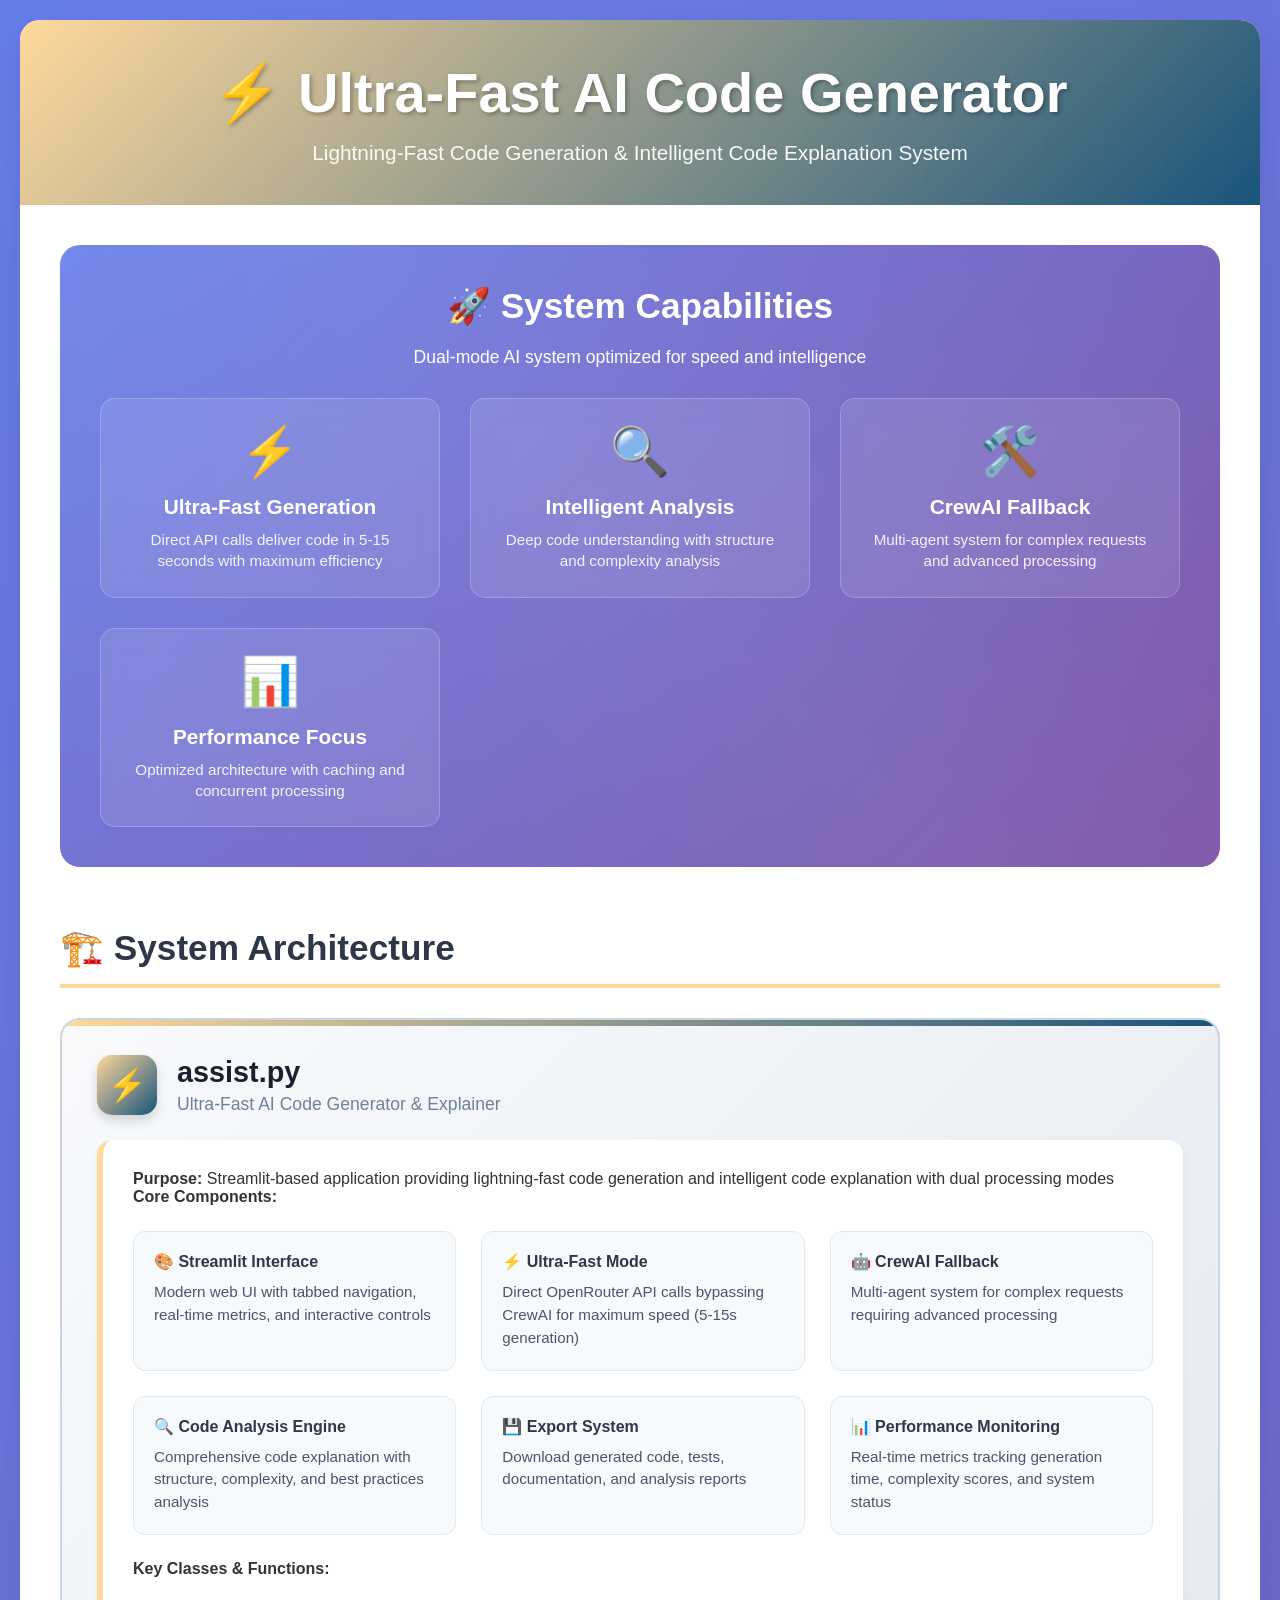
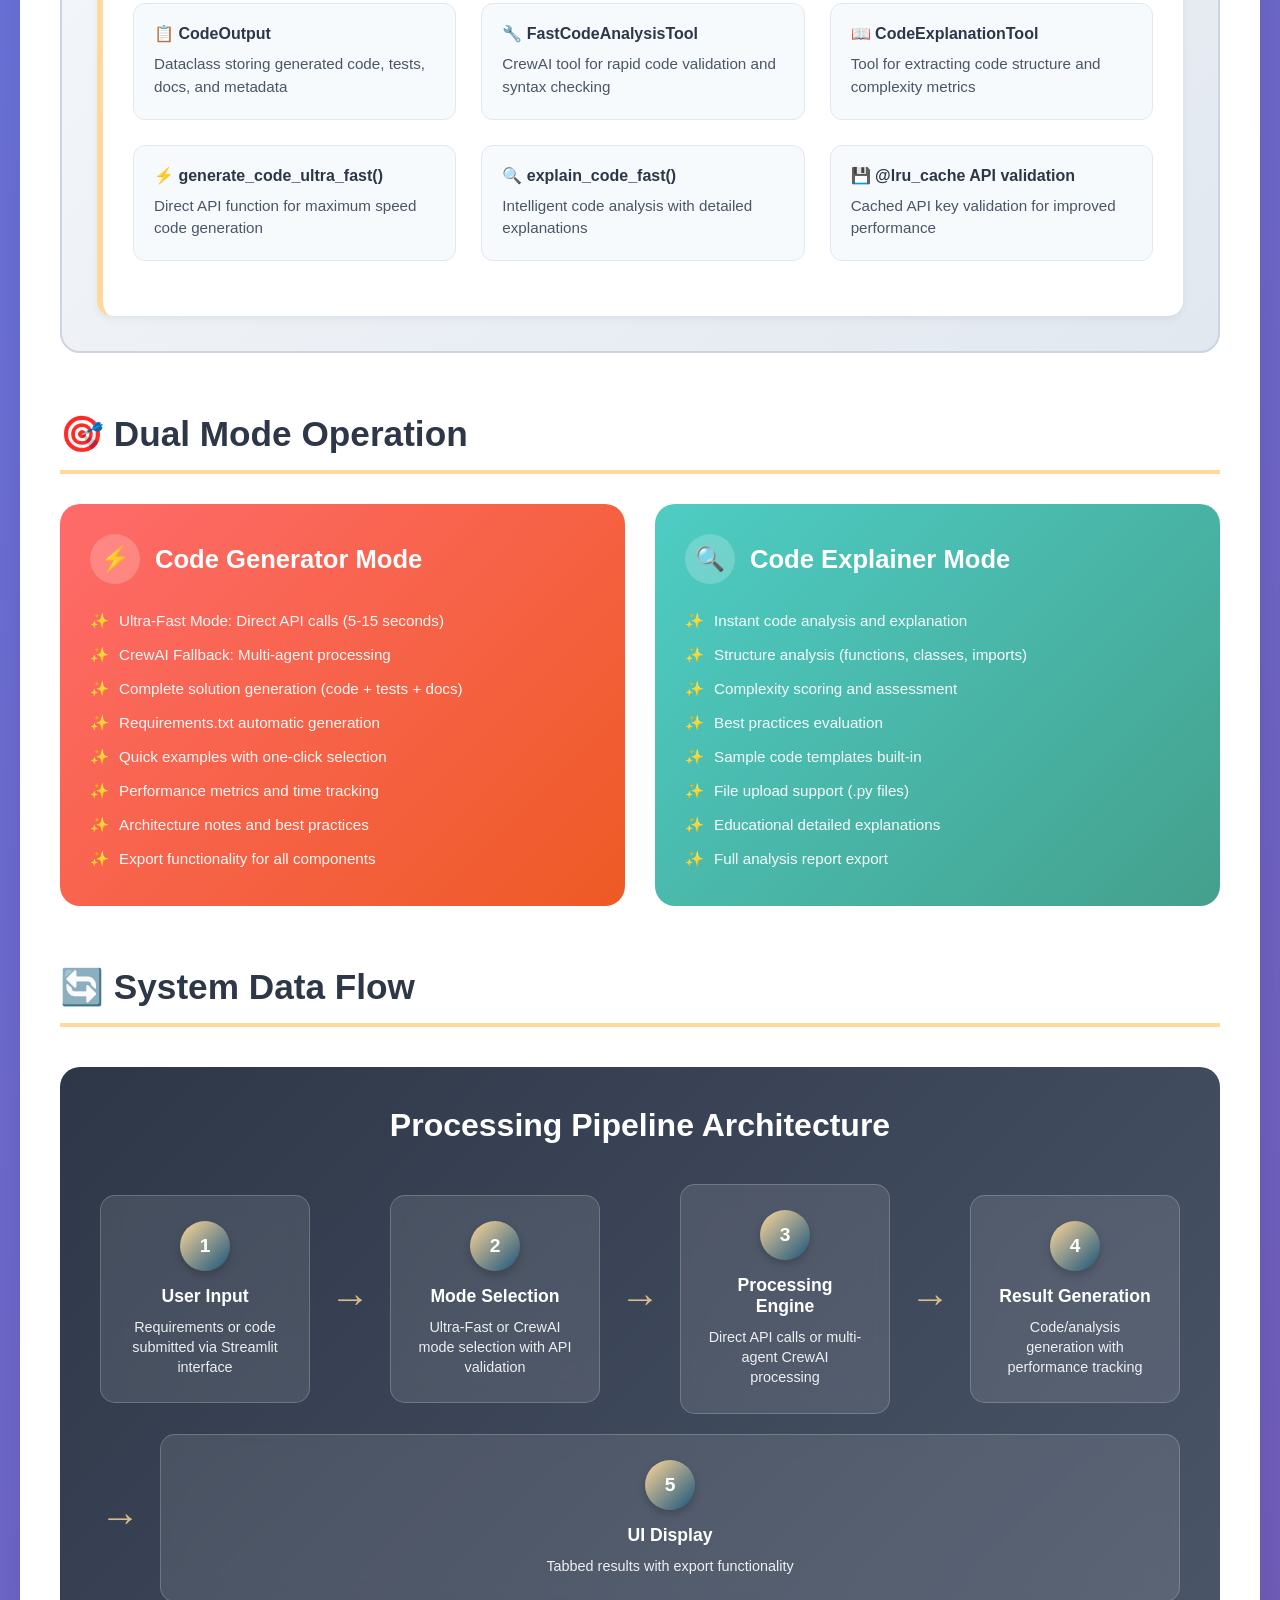
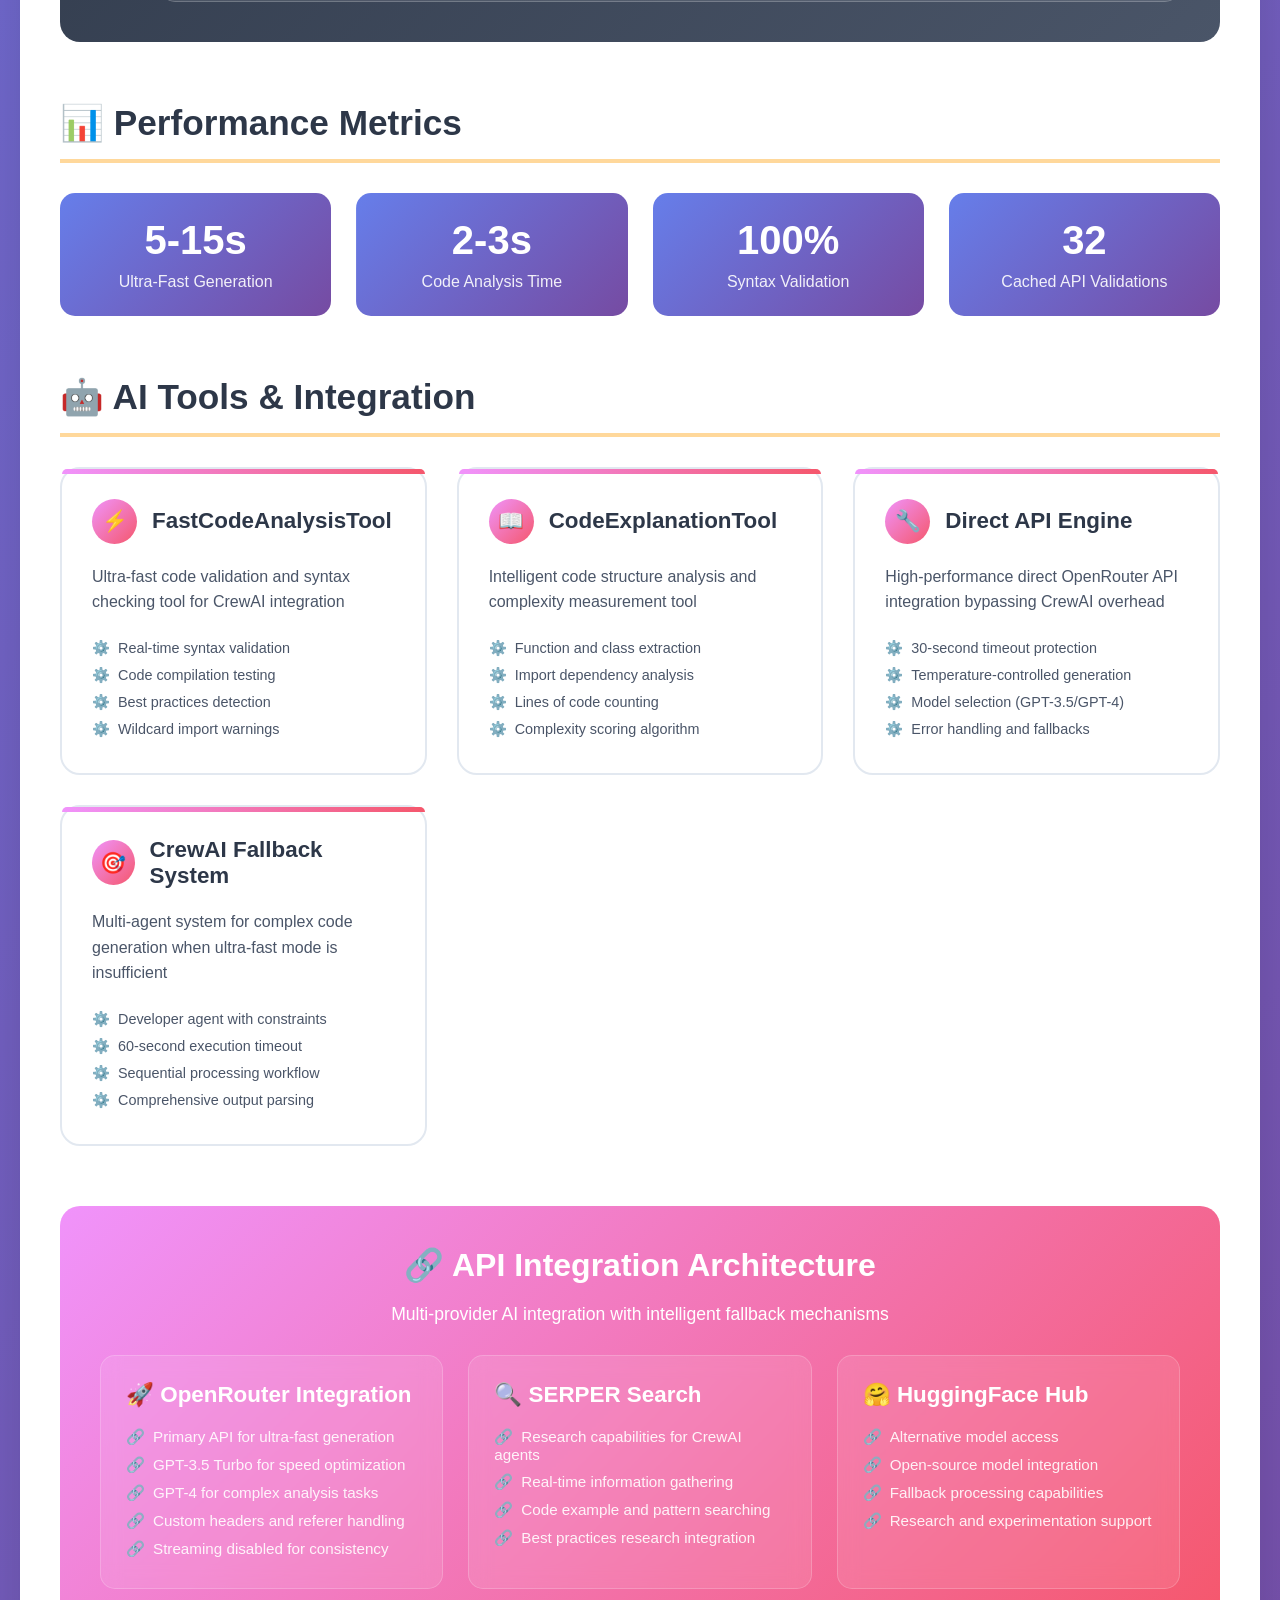
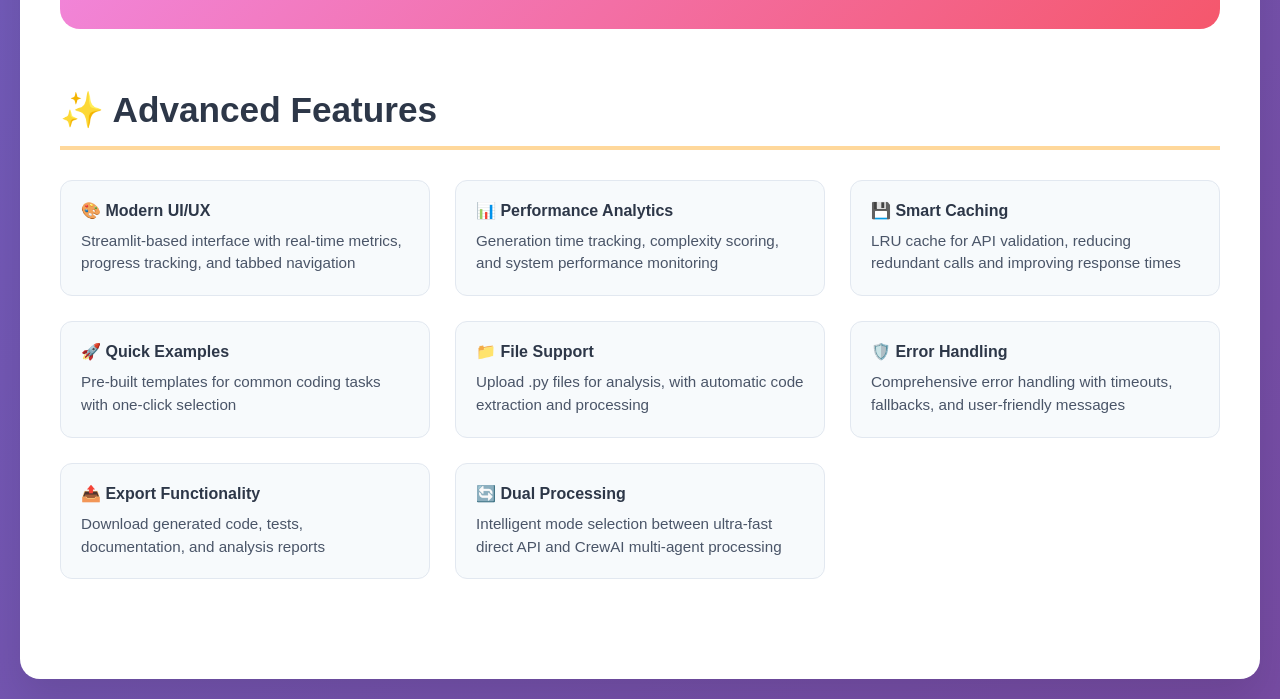
<file: Week11/Day_2/4_assist_code_generator_visualization.html>
<!DOCTYPE html>
<html lang="en">
<head>
    <meta charset="UTF-8">
    <meta name="viewport" content="width=device-width, initial-scale=1.0">
    <title>Ultra-Fast AI Code Generator</title>
    <style>
        * {
            margin: 0;
            padding: 0;
            box-sizing: border-box;
        }

        body {
            font-family: 'Segoe UI', Tahoma, Geneva, Verdana, sans-serif;
            background: linear-gradient(135deg, #667eea 0%, #764ba2 100%);
            min-height: 100vh;
            padding: 20px;
            color: #333;
        }

        .container {
            max-width: 1600px;
            margin: 0 auto;
            background: white;
            border-radius: 20px;
            box-shadow: 0 20px 40px rgba(0,0,0,0.1);
            overflow: hidden;
        }

        .header {
            background: linear-gradient(135deg, #ffd89b 0%, #19547b 100%);
            color: white;
            padding: 40px;
            text-align: center;
            position: relative;
            overflow: hidden;
        }

        .header::before {
            content: '';
            position: absolute;
            top: 0;
            left: 0;
            right: 0;
            bottom: 0;
            background: url('data:image/svg+xml,<svg width="60" height="60" xmlns="http://www.w3.org/2000/svg"><defs><pattern id="grid" width="60" height="60" patternUnits="userSpaceOnUse"><path d="M 60 0 L 0 0 0 60" fill="none" stroke="rgba(255,255,255,0.1)" stroke-width="1"/></pattern></defs><rect width="100%" height="100%" fill="url(%23grid)"/></svg>');
            opacity: 0.3;
        }

        .header h1 {
            font-size: 3.5rem;
            margin-bottom: 15px;
            position: relative;
            z-index: 1;
            text-shadow: 2px 2px 4px rgba(0,0,0,0.3);
        }

        .header p {
            font-size: 1.3rem;
            opacity: 0.95;
            position: relative;
            z-index: 1;
        }

        .lightning-icon {
            display: inline-block;
            animation: lightning 2s infinite;
        }

        @keyframes lightning {
            0%, 100% { transform: scale(1) rotate(0deg); }
            25% { transform: scale(1.1) rotate(5deg); }
            75% { transform: scale(0.9) rotate(-5deg); }
        }

        .content {
            padding: 40px;
        }

        .section {
            margin-bottom: 60px;
        }

        .section-title {
            font-size: 2.2rem;
            margin-bottom: 30px;
            color: #2d3748;
            border-bottom: 4px solid #ffd89b;
            padding-bottom: 15px;
            display: flex;
            align-items: center;
            gap: 15px;
        }

        /* System Overview */
        .system-overview {
            background: linear-gradient(135deg, #667eea 0%, #764ba2 100%);
            color: white;
            padding: 40px;
            border-radius: 20px;
            margin-bottom: 40px;
            position: relative;
            overflow: hidden;
        }

        .system-overview::before {
            content: '';
            position: absolute;
            top: -50%;
            left: -50%;
            width: 200%;
            height: 200%;
            background: linear-gradient(45deg, transparent, rgba(255,255,255,0.1), transparent);
            animation: shimmer 3s infinite;
        }

        @keyframes shimmer {
            0% { transform: translateX(-100%) translateY(-100%) rotate(45deg); }
            100% { transform: translateX(100%) translateY(100%) rotate(45deg); }
        }

        .overview-content {
            position: relative;
            z-index: 1;
        }

        .overview-grid {
            display: grid;
            grid-template-columns: repeat(auto-fit, minmax(250px, 1fr));
            gap: 30px;
            margin-top: 30px;
        }

        .overview-card {
            background: rgba(255, 255, 255, 0.1);
            backdrop-filter: blur(10px);
            border: 1px solid rgba(255, 255, 255, 0.2);
            border-radius: 15px;
            padding: 25px;
            text-align: center;
            transition: all 0.3s ease;
        }

        .overview-card:hover {
            background: rgba(255, 255, 255, 0.2);
            transform: translateY(-5px);
        }

        .overview-icon {
            font-size: 3rem;
            margin-bottom: 15px;
            display: block;
        }

        .overview-title {
            font-size: 1.3rem;
            font-weight: 700;
            margin-bottom: 10px;
        }

        .overview-desc {
            font-size: 0.95rem;
            opacity: 0.9;
            line-height: 1.4;
        }

        /* Component Architecture */
        .component-grid {
            display: grid;
            grid-template-columns: 1fr;
            gap: 30px;
        }

        .component-card {
            background: linear-gradient(135deg, #f8fafc 0%, #e2e8f0 100%);
            border: 2px solid #cbd5e0;
            border-radius: 20px;
            padding: 35px;
            transition: all 0.4s ease;
            position: relative;
            overflow: hidden;
        }

        .component-card::before {
            content: '';
            position: absolute;
            top: 0;
            left: 0;
            right: 0;
            height: 6px;
            background: linear-gradient(90deg, #ffd89b 0%, #19547b 100%);
        }

        .component-card:hover {
            transform: translateY(-8px);
            box-shadow: 0 25px 50px rgba(255, 216, 155, 0.3);
            border-color: #ffd89b;
        }

        .component-header {
            display: flex;
            align-items: center;
            margin-bottom: 25px;
        }

        .component-icon {
            width: 60px;
            height: 60px;
            border-radius: 15px;
            display: flex;
            align-items: center;
            justify-content: center;
            font-size: 2rem;
            margin-right: 20px;
            color: white;
            box-shadow: 0 6px 12px rgba(0,0,0,0.15);
            background: linear-gradient(135deg, #ffd89b 0%, #19547b 100%);
        }

        .component-title {
            font-size: 1.8rem;
            font-weight: 700;
            color: #1a202c;
            margin-bottom: 5px;
        }

        .component-subtitle {
            font-size: 1.1rem;
            color: #718096;
        }

        .component-content {
            background: white;
            border-radius: 15px;
            padding: 30px;
            border-left: 6px solid #ffd89b;
            box-shadow: 0 4px 8px rgba(0,0,0,0.05);
        }

        .features-grid {
            display: grid;
            grid-template-columns: repeat(auto-fit, minmax(300px, 1fr));
            gap: 25px;
            margin: 25px 0;
        }

        .feature-item {
            background: #f7fafc;
            border: 1px solid #e2e8f0;
            border-radius: 12px;
            padding: 20px;
            transition: all 0.3s ease;
        }

        .feature-item:hover {
            border-color: #ffd89b;
            background: #fffbf5;
            transform: translateY(-3px);
        }

        .feature-title {
            font-weight: 700;
            color: #2d3748;
            margin-bottom: 10px;
            display: flex;
            align-items: center;
            gap: 8px;
        }

        .feature-desc {
            color: #4a5568;
            font-size: 0.95rem;
            line-height: 1.5;
        }

        /* Mode Comparison */
        .mode-comparison {
            display: grid;
            grid-template-columns: repeat(auto-fit, minmax(400px, 1fr));
            gap: 30px;
            margin: 30px 0;
        }

        .mode-card {
            border-radius: 20px;
            padding: 30px;
            color: white;
            position: relative;
            overflow: hidden;
            transition: all 0.3s ease;
        }

        .mode-card:hover {
            transform: scale(1.02);
            box-shadow: 0 20px 40px rgba(0,0,0,0.2);
        }

        .ultra-fast-mode {
            background: linear-gradient(135deg, #ff6b6b 0%, #ee5a24 100%);
        }

        .explainer-mode {
            background: linear-gradient(135deg, #4ecdc4 0%, #44a08d 100%);
        }

        .mode-header {
            display: flex;
            align-items: center;
            margin-bottom: 20px;
        }

        .mode-icon {
            width: 50px;
            height: 50px;
            border-radius: 50%;
            background: rgba(255,255,255,0.2);
            display: flex;
            align-items: center;
            justify-content: center;
            font-size: 1.5rem;
            margin-right: 15px;
        }

        .mode-title {
            font-size: 1.6rem;
            font-weight: 700;
        }

        .mode-features {
            list-style: none;
        }

        .mode-features li {
            padding: 8px 0;
            opacity: 0.95;
            font-size: 0.95rem;
        }

        .mode-features li::before {
            content: "✨";
            margin-right: 10px;
        }

        /* Data Flow */
        .flow-container {
            background: linear-gradient(135deg, #2d3748 0%, #4a5568 100%);
            border-radius: 20px;
            padding: 40px;
            color: white;
            margin: 40px 0;
        }

        .flow-title {
            text-align: center;
            font-size: 2rem;
            margin-bottom: 40px;
            font-weight: 700;
        }

        .flow-diagram {
            display: flex;
            flex-wrap: wrap;
            justify-content: space-between;
            align-items: center;
            gap: 20px;
        }

        .flow-step {
            background: rgba(255, 255, 255, 0.1);
            backdrop-filter: blur(10px);
            border: 1px solid rgba(255, 255, 255, 0.2);
            border-radius: 15px;
            padding: 25px;
            text-align: center;
            min-width: 200px;
            flex: 1;
            transition: all 0.3s ease;
            position: relative;
        }

        .flow-step:hover {
            background: rgba(255, 255, 255, 0.2);
            transform: scale(1.05);
        }

        .step-number {
            width: 50px;
            height: 50px;
            border-radius: 50%;
            background: linear-gradient(135deg, #ffd89b 0%, #19547b 100%);
            color: white;
            display: flex;
            align-items: center;
            justify-content: center;
            font-weight: bold;
            font-size: 1.2rem;
            margin: 0 auto 15px;
            box-shadow: 0 4px 8px rgba(0,0,0,0.2);
        }

        .step-title {
            font-weight: 700;
            margin-bottom: 10px;
            font-size: 1.1rem;
        }

        .step-desc {
            font-size: 0.9rem;
            opacity: 0.9;
            line-height: 1.4;
        }

        .flow-arrow {
            font-size: 2.5rem;
            color: rgba(255, 216, 155, 0.8);
            animation: pulse-arrow 2s infinite;
        }

        @keyframes pulse-arrow {
            0%, 100% { opacity: 1; transform: scale(1); }
            50% { opacity: 0.7; transform: scale(1.2); }
        }

        /* Performance Metrics */
        .metrics-grid {
            display: grid;
            grid-template-columns: repeat(auto-fit, minmax(200px, 1fr));
            gap: 25px;
            margin: 30px 0;
        }

        .metric-card {
            background: linear-gradient(135deg, #667eea 0%, #764ba2 100%);
            color: white;
            padding: 25px;
            border-radius: 15px;
            text-align: center;
            position: relative;
            overflow: hidden;
            transition: all 0.3s ease;
        }

        .metric-card:hover {
            transform: translateY(-5px);
            box-shadow: 0 15px 30px rgba(102, 126, 234, 0.3);
        }

        .metric-card::before {
            content: '';
            position: absolute;
            top: 0;
            left: 0;
            right: 0;
            bottom: 0;
            background: rgba(255,255,255,0.1);
            transform: translateX(-100%);
            transition: transform 0.5s ease;
        }

        .metric-card:hover::before {
            transform: translateX(0);
        }

        .metric-value {
            font-size: 2.5rem;
            font-weight: 700;
            margin-bottom: 10px;
            position: relative;
            z-index: 1;
        }

        .metric-label {
            font-size: 1rem;
            opacity: 0.9;
            position: relative;
            z-index: 1;
        }

        /* API Integration */
        .api-section {
            background: linear-gradient(135deg, #f093fb 0%, #f5576c 100%);
            color: white;
            padding: 40px;
            border-radius: 20px;
            margin: 40px 0;
        }

        .api-grid {
            display: grid;
            grid-template-columns: repeat(auto-fit, minmax(300px, 1fr));
            gap: 25px;
            margin-top: 30px;
        }

        .api-card {
            background: rgba(255, 255, 255, 0.1);
            backdrop-filter: blur(10px);
            border: 1px solid rgba(255, 255, 255, 0.2);
            border-radius: 15px;
            padding: 25px;
            transition: all 0.3s ease;
        }

        .api-card:hover {
            background: rgba(255, 255, 255, 0.2);
            transform: translateY(-5px);
        }

        .api-title {
            font-size: 1.4rem;
            font-weight: 700;
            margin-bottom: 15px;
            display: flex;
            align-items: center;
            gap: 10px;
        }

        .api-features {
            list-style: none;
        }

        .api-features li {
            padding: 5px 0;
            opacity: 0.9;
            font-size: 0.95rem;
        }

        .api-features li::before {
            content: "🔗";
            margin-right: 8px;
        }

        /* Tools Section */
        .tools-grid {
            display: grid;
            grid-template-columns: repeat(auto-fit, minmax(350px, 1fr));
            gap: 30px;
        }

        .tool-card {
            background: white;
            border: 2px solid #e2e8f0;
            border-radius: 20px;
            padding: 30px;
            transition: all 0.3s ease;
            position: relative;
        }

        .tool-card::before {
            content: '';
            position: absolute;
            top: 0;
            left: 0;
            right: 0;
            height: 5px;
            background: linear-gradient(90deg, #f093fb 0%, #f5576c 100%);
            border-radius: 20px 20px 0 0;
        }

        .tool-card:hover {
            border-color: #f093fb;
            transform: translateY(-5px);
            box-shadow: 0 20px 40px rgba(240, 147, 251, 0.15);
        }

        .tool-header {
            display: flex;
            align-items: center;
            margin-bottom: 20px;
        }

        .tool-icon {
            width: 45px;
            height: 45px;
            border-radius: 50%;
            background: linear-gradient(135deg, #f093fb 0%, #f5576c 100%);
            color: white;
            display: flex;
            align-items: center;
            justify-content: center;
            font-size: 1.3rem;
            margin-right: 15px;
        }

        .tool-name {
            font-size: 1.4rem;
            font-weight: 700;
            color: #2d3748;
        }

        .tool-description {
            color: #4a5568;
            line-height: 1.6;
            margin-bottom: 20px;
        }

        .tool-capabilities {
            list-style: none;
        }

        .tool-capabilities li {
            padding: 5px 0;
            color: #4a5568;
            font-size: 0.9rem;
        }

        .tool-capabilities li::before {
            content: "⚙️";
            margin-right: 8px;
        }

        /* Responsive Design */
        @media (max-width: 768px) {
            .component-grid, .features-grid, .mode-comparison, 
            .metrics-grid, .api-grid, .tools-grid {
                grid-template-columns: 1fr;
            }
            
            .flow-diagram {
                flex-direction: column;
            }
            
            .flow-arrow {
                transform: rotate(90deg);
                margin: 15px 0;
            }
            
            .header h1 {
                font-size: 2.5rem;
            }
            
            .section-title {
                font-size: 1.8rem;
            }
        }
    </style>
</head>
<body>
    <div class="container">
        <div class="header">
            <h1><span class="lightning-icon">⚡</span> Ultra-Fast AI Code Generator</h1>
            <p>Lightning-Fast Code Generation & Intelligent Code Explanation System</p>
        </div>

        <div class="content">
            <!-- System Overview -->
            <div class="section">
                <div class="system-overview">
                    <div class="overview-content">
                        <h2 style="text-align: center; font-size: 2.2rem; margin-bottom: 20px;">🚀 System Capabilities</h2>
                        <p style="text-align: center; font-size: 1.1rem; margin-bottom: 30px;">Dual-mode AI system optimized for speed and intelligence</p>
                        
                        <div class="overview-grid">
                            <div class="overview-card">
                                <span class="overview-icon">⚡</span>
                                <div class="overview-title">Ultra-Fast Generation</div>
                                <div class="overview-desc">Direct API calls deliver code in 5-15 seconds with maximum efficiency</div>
                            </div>
                            
                            <div class="overview-card">
                                <span class="overview-icon">🔍</span>
                                <div class="overview-title">Intelligent Analysis</div>
                                <div class="overview-desc">Deep code understanding with structure and complexity analysis</div>
                            </div>
                            
                            <div class="overview-card">
                                <span class="overview-icon">🛠️</span>
                                <div class="overview-title">CrewAI Fallback</div>
                                <div class="overview-desc">Multi-agent system for complex requests and advanced processing</div>
                            </div>
                            
                            <div class="overview-card">
                                <span class="overview-icon">📊</span>
                                <div class="overview-title">Performance Focus</div>
                                <div class="overview-desc">Optimized architecture with caching and concurrent processing</div>
                            </div>
                        </div>
                    </div>
                </div>
            </div>

            <!-- Component Architecture -->
            <div class="section">
                <h2 class="section-title">🏗️ System Architecture</h2>
                <div class="component-grid">
                    <div class="component-card">
                        <div class="component-header">
                            <div class="component-icon">⚡</div>
                            <div>
                                <div class="component-title">assist.py</div>
                                <div class="component-subtitle">Ultra-Fast AI Code Generator & Explainer</div>
                            </div>
                        </div>
                        <div class="component-content">
                            <p><strong>Purpose:</strong> Streamlit-based application providing lightning-fast code generation and intelligent code explanation with dual processing modes</p>
                            
                            <h4>Core Components:</h4>
                            <div class="features-grid">
                                <div class="feature-item">
                                    <div class="feature-title">🎨 Streamlit Interface</div>
                                    <div class="feature-desc">Modern web UI with tabbed navigation, real-time metrics, and interactive controls</div>
                                </div>
                                
                                <div class="feature-item">
                                    <div class="feature-title">⚡ Ultra-Fast Mode</div>
                                    <div class="feature-desc">Direct OpenRouter API calls bypassing CrewAI for maximum speed (5-15s generation)</div>
                                </div>
                                
                                <div class="feature-item">
                                    <div class="feature-title">🤖 CrewAI Fallback</div>
                                    <div class="feature-desc">Multi-agent system for complex requests requiring advanced processing</div>
                                </div>
                                
                                <div class="feature-item">
                                    <div class="feature-title">🔍 Code Analysis Engine</div>
                                    <div class="feature-desc">Comprehensive code explanation with structure, complexity, and best practices analysis</div>
                                </div>
                                
                                <div class="feature-item">
                                    <div class="feature-title">💾 Export System</div>
                                    <div class="feature-desc">Download generated code, tests, documentation, and analysis reports</div>
                                </div>
                                
                                <div class="feature-item">
                                    <div class="feature-title">📊 Performance Monitoring</div>
                                    <div class="feature-desc">Real-time metrics tracking generation time, complexity scores, and system status</div>
                                </div>
                            </div>

                            <h4>Key Classes & Functions:</h4>
                            <div class="features-grid">
                                <div class="feature-item">
                                    <div class="feature-title">📋 CodeOutput</div>
                                    <div class="feature-desc">Dataclass storing generated code, tests, docs, and metadata</div>
                                </div>
                                
                                <div class="feature-item">
                                    <div class="feature-title">🔧 FastCodeAnalysisTool</div>
                                    <div class="feature-desc">CrewAI tool for rapid code validation and syntax checking</div>
                                </div>
                                
                                <div class="feature-item">
                                    <div class="feature-title">📖 CodeExplanationTool</div>
                                    <div class="feature-desc">Tool for extracting code structure and complexity metrics</div>
                                </div>
                                
                                <div class="feature-item">
                                    <div class="feature-title">⚡ generate_code_ultra_fast()</div>
                                    <div class="feature-desc">Direct API function for maximum speed code generation</div>
                                </div>
                                
                                <div class="feature-item">
                                    <div class="feature-title">🔍 explain_code_fast()</div>
                                    <div class="feature-desc">Intelligent code analysis with detailed explanations</div>
                                </div>
                                
                                <div class="feature-item">
                                    <div class="feature-title">💾 @lru_cache API validation</div>
                                    <div class="feature-desc">Cached API key validation for improved performance</div>
                                </div>
                            </div>
                        </div>
                    </div>
                </div>
            </div>

            <!-- Dual Mode System -->
            <div class="section">
                <h2 class="section-title">🎯 Dual Mode Operation</h2>
                <div class="mode-comparison">
                    <div class="mode-card ultra-fast-mode">
                        <div class="mode-header">
                            <div class="mode-icon">⚡</div>
                            <div class="mode-title">Code Generator Mode</div>
                        </div>
                        <ul class="mode-features">
                            <li>Ultra-Fast Mode: Direct API calls (5-15 seconds)</li>
                            <li>CrewAI Fallback: Multi-agent processing</li>
                            <li>Complete solution generation (code + tests + docs)</li>
                            <li>Requirements.txt automatic generation</li>
                            <li>Quick examples with one-click selection</li>
                            <li>Performance metrics and time tracking</li>
                            <li>Architecture notes and best practices</li>
                            <li>Export functionality for all components</li>
                        </ul>
                    </div>

                    <div class="mode-card explainer-mode">
                        <div class="mode-header">
                            <div class="mode-icon">🔍</div>
                            <div class="mode-title">Code Explainer Mode</div>
                        </div>
                        <ul class="mode-features">
                            <li>Instant code analysis and explanation</li>
                            <li>Structure analysis (functions, classes, imports)</li>
                            <li>Complexity scoring and assessment</li>
                            <li>Best practices evaluation</li>
                            <li>Sample code templates built-in</li>
                            <li>File upload support (.py files)</li>
                            <li>Educational detailed explanations</li>
                            <li>Full analysis report export</li>
                        </ul>
                    </div>
                </div>
            </div>

            <!-- Data Flow Diagram -->
            <div class="section">
                <h2 class="section-title">🔄 System Data Flow</h2>
                <div class="flow-container">
                    <div class="flow-title">Processing Pipeline Architecture</div>
                    <div class="flow-diagram">
                        <div class="flow-step">
                            <div class="step-number">1</div>
                            <div class="step-title">User Input</div>
                            <div class="step-desc">Requirements or code submitted via Streamlit interface</div>
                        </div>

                        <div class="flow-arrow">→</div>

                        <div class="flow-step">
                            <div class="step-number">2</div>
                            <div class="step-title">Mode Selection</div>
                            <div class="step-desc">Ultra-Fast or CrewAI mode selection with API validation</div>
                        </div>

                        <div class="flow-arrow">→</div>

                        <div class="flow-step">
                            <div class="step-number">3</div>
                            <div class="step-title">Processing Engine</div>
                            <div class="step-desc">Direct API calls or multi-agent CrewAI processing</div>
                        </div>

                        <div class="flow-arrow">→</div>

                        <div class="flow-step">
                            <div class="step-number">4</div>
                            <div class="step-title">Result Generation</div>
                            <div class="step-desc">Code/analysis generation with performance tracking</div>
                        </div>

                        <div class="flow-arrow">→</div>

                        <div class="flow-step">
                            <div class="step-number">5</div>
                            <div class="step-title">UI Display</div>
                            <div class="step-desc">Tabbed results with export functionality</div>
                        </div>
                    </div>
                </div>
            </div>

            <!-- Performance Metrics -->
            <div class="section">
                <h2 class="section-title">📊 Performance Metrics</h2>
                <div class="metrics-grid">
                    <div class="metric-card">
                        <div class="metric-value">5-15s</div>
                        <div class="metric-label">Ultra-Fast Generation</div>
                    </div>
                    
                    <div class="metric-card">
                        <div class="metric-value">2-3s</div>
                        <div class="metric-label">Code Analysis Time</div>
                    </div>
                    
                    <div class="metric-card">
                        <div class="metric-value">100%</div>
                        <div class="metric-label">Syntax Validation</div>
                    </div>
                    
                    <div class="metric-card">
                        <div class="metric-value">32</div>
                        <div class="metric-label">Cached API Validations</div>
                    </div>
                </div>
            </div>

            <!-- AI Tools & Integration -->
            <div class="section">
                <h2 class="section-title">🤖 AI Tools & Integration</h2>
                <div class="tools-grid">
                    <div class="tool-card">
                        <div class="tool-header">
                            <div class="tool-icon">⚡</div>
                            <div class="tool-name">FastCodeAnalysisTool</div>
                        </div>
                        <div class="tool-description">
                            Ultra-fast code validation and syntax checking tool for CrewAI integration
                        </div>
                        <ul class="tool-capabilities">
                            <li>Real-time syntax validation</li>
                            <li>Code compilation testing</li>
                            <li>Best practices detection</li>
                            <li>Wildcard import warnings</li>
                        </ul>
                    </div>

                    <div class="tool-card">
                        <div class="tool-header">
                            <div class="tool-icon">📖</div>
                            <div class="tool-name">CodeExplanationTool</div>
                        </div>
                        <div class="tool-description">
                            Intelligent code structure analysis and complexity measurement tool
                        </div>
                        <ul class="tool-capabilities">
                            <li>Function and class extraction</li>
                            <li>Import dependency analysis</li>
                            <li>Lines of code counting</li>
                            <li>Complexity scoring algorithm</li>
                        </ul>
                    </div>

                    <div class="tool-card">
                        <div class="tool-header">
                            <div class="tool-icon">🔧</div>
                            <div class="tool-name">Direct API Engine</div>
                        </div>
                        <div class="tool-description">
                            High-performance direct OpenRouter API integration bypassing CrewAI overhead
                        </div>
                        <ul class="tool-capabilities">
                            <li>30-second timeout protection</li>
                            <li>Temperature-controlled generation</li>
                            <li>Model selection (GPT-3.5/GPT-4)</li>
                            <li>Error handling and fallbacks</li>
                        </ul>
                    </div>

                    <div class="tool-card">
                        <div class="tool-header">
                            <div class="tool-icon">🎯</div>
                            <div class="tool-name">CrewAI Fallback System</div>
                        </div>
                        <div class="tool-description">
                            Multi-agent system for complex code generation when ultra-fast mode is insufficient
                        </div>
                        <ul class="tool-capabilities">
                            <li>Developer agent with constraints</li>
                            <li>60-second execution timeout</li>
                            <li>Sequential processing workflow</li>
                            <li>Comprehensive output parsing</li>
                        </ul>
                    </div>
                </div>
            </div>

            <!-- API Integration -->
            <div class="section">
                <div class="api-section">
                    <h2 style="text-align: center; font-size: 2rem; margin-bottom: 20px;">🔗 API Integration Architecture</h2>
                    <p style="text-align: center; font-size: 1.1rem; margin-bottom: 30px;">Multi-provider AI integration with intelligent fallback mechanisms</p>
                    
                    <div class="api-grid">
                        <div class="api-card">
                            <div class="api-title">🚀 OpenRouter Integration</div>
                            <ul class="api-features">
                                <li>Primary API for ultra-fast generation</li>
                                <li>GPT-3.5 Turbo for speed optimization</li>
                                <li>GPT-4 for complex analysis tasks</li>
                                <li>Custom headers and referer handling</li>
                                <li>Streaming disabled for consistency</li>
                            </ul>
                        </div>

                        <div class="api-card">
                            <div class="api-title">🔍 SERPER Search</div>
                            <ul class="api-features">
                                <li>Research capabilities for CrewAI agents</li>
                                <li>Real-time information gathering</li>
                                <li>Code example and pattern searching</li>
                                <li>Best practices research integration</li>
                            </ul>
                        </div>

                        <div class="api-card">
                            <div class="api-title">🤗 HuggingFace Hub</div>
                            <ul class="api-features">
                                <li>Alternative model access</li>
                                <li>Open-source model integration</li>
                                <li>Fallback processing capabilities</li>
                                <li>Research and experimentation support</li>
                            </ul>
                        </div>
                    </div>
                </div>
            </div>

            <!-- Features & Capabilities -->
            <div class="section">
                <h2 class="section-title">✨ Advanced Features</h2>
                <div class="features-grid">
                    <div class="feature-item">
                        <div class="feature-title">🎨 Modern UI/UX</div>
                        <div class="feature-desc">Streamlit-based interface with real-time metrics, progress tracking, and tabbed navigation</div>
                    </div>

                    <div class="feature-item">
                        <div class="feature-title">📊 Performance Analytics</div>
                        <div class="feature-desc">Generation time tracking, complexity scoring, and system performance monitoring</div>
                    </div>

                    <div class="feature-item">
                        <div class="feature-title">💾 Smart Caching</div>
                        <div class="feature-desc">LRU cache for API validation, reducing redundant calls and improving response times</div>
                    </div>

                    <div class="feature-item">
                        <div class="feature-title">🚀 Quick Examples</div>
                        <div class="feature-desc">Pre-built templates for common coding tasks with one-click selection</div>
                    </div>

                    <div class="feature-item">
                        <div class="feature-title">📁 File Support</div>
                        <div class="feature-desc">Upload .py files for analysis, with automatic code extraction and processing</div>
                    </div>

                    <div class="feature-item">
                        <div class="feature-title">🛡️ Error Handling</div>
                        <div class="feature-desc">Comprehensive error handling with timeouts, fallbacks, and user-friendly messages</div>
                    </div>

                    <div class="feature-item">
                        <div class="feature-title">📤 Export Functionality</div>
                        <div class="feature-desc">Download generated code, tests, documentation, and analysis reports</div>
                    </div>

                    <div class="feature-item">
                        <div class="feature-title">🔄 Dual Processing</div>
                        <div class="feature-desc">Intelligent mode selection between ultra-fast direct API and CrewAI multi-agent processing</div>
                    </div>
                </div>
            </div>
        </div>
    </div>
</body>
</html>
</file>
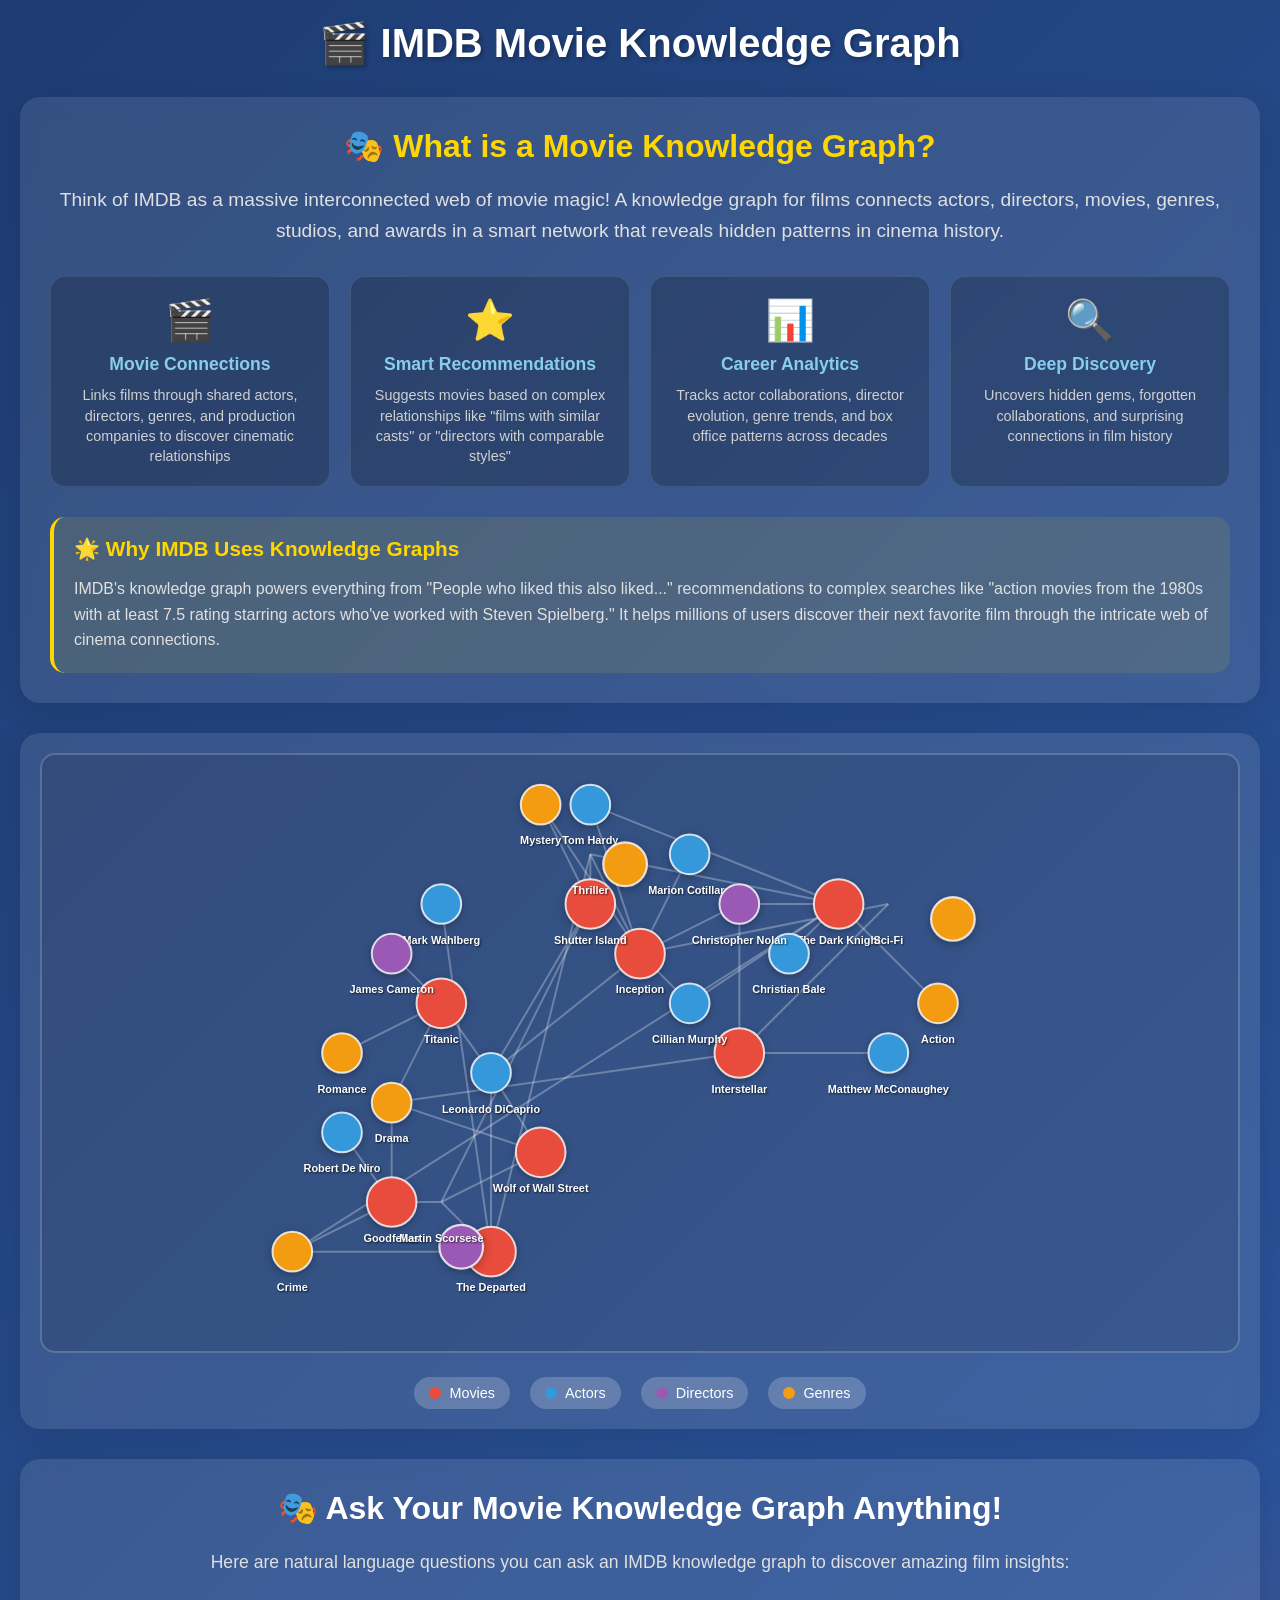
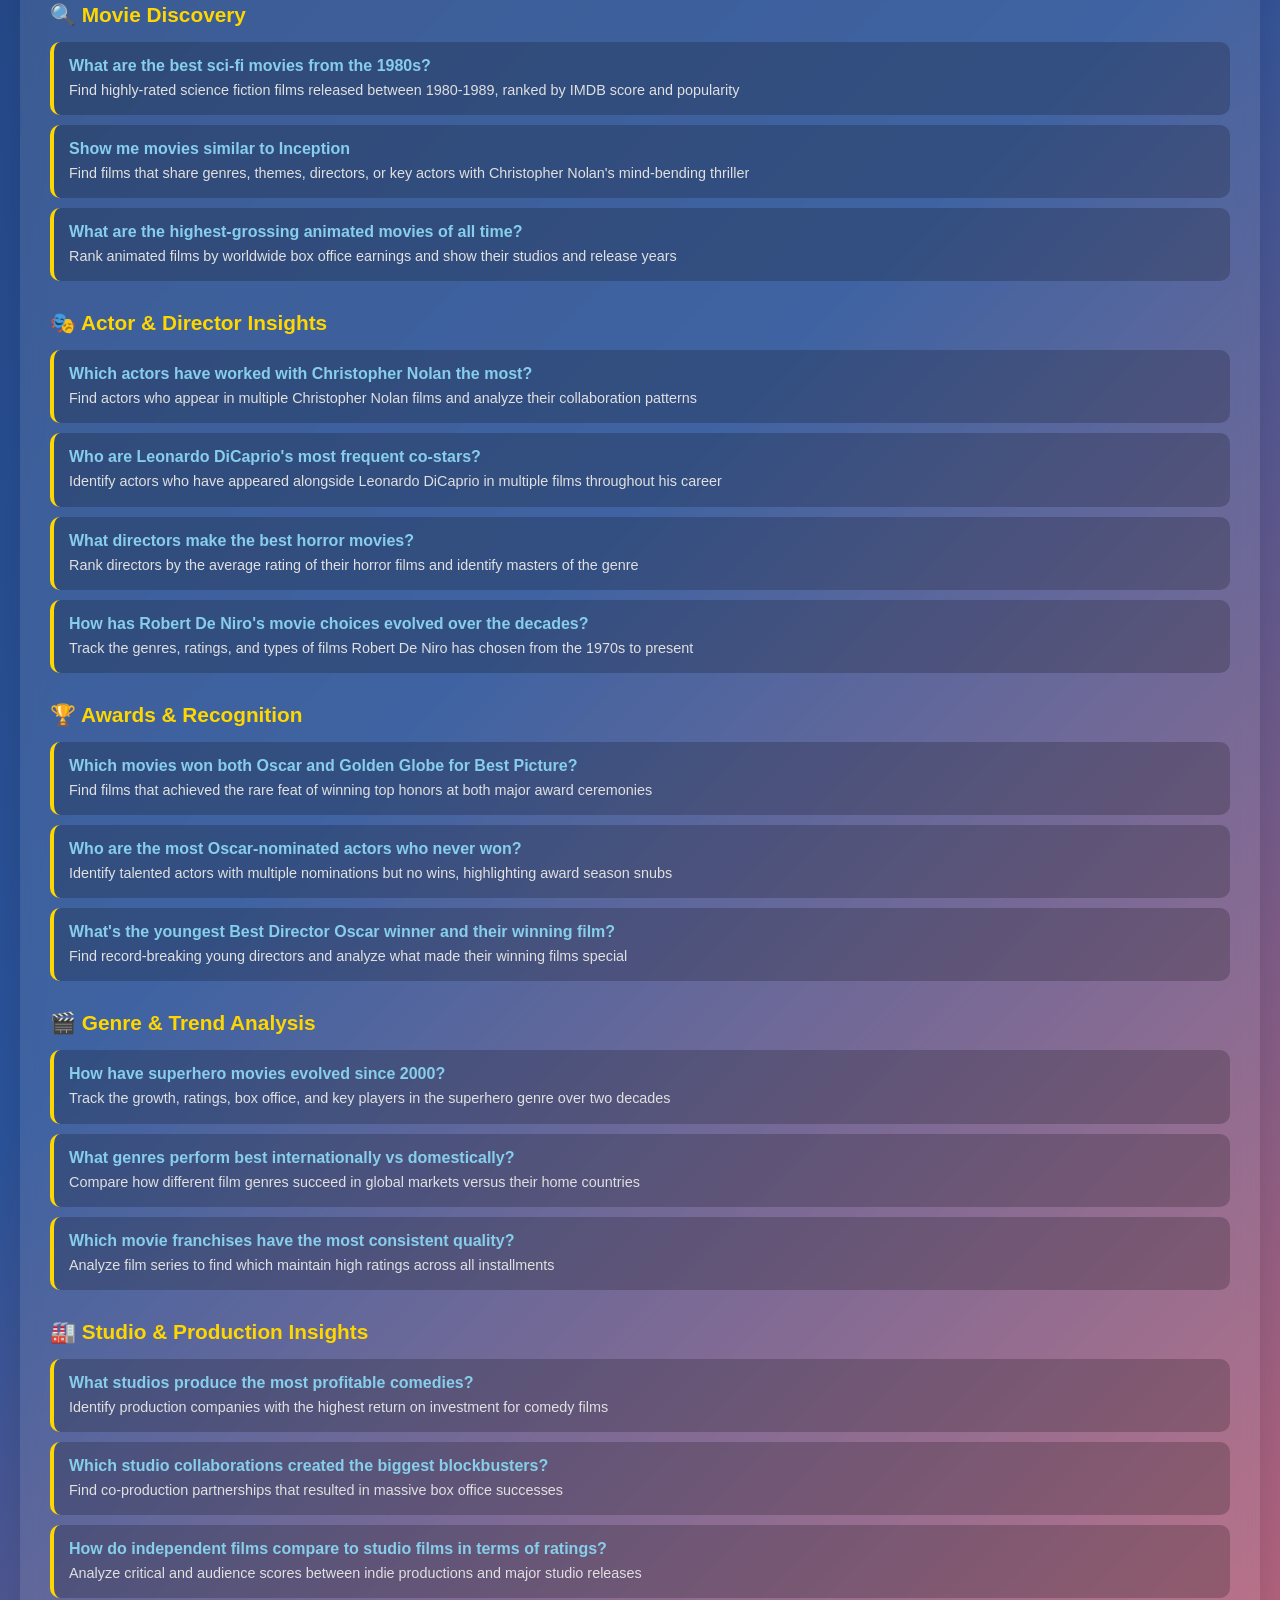
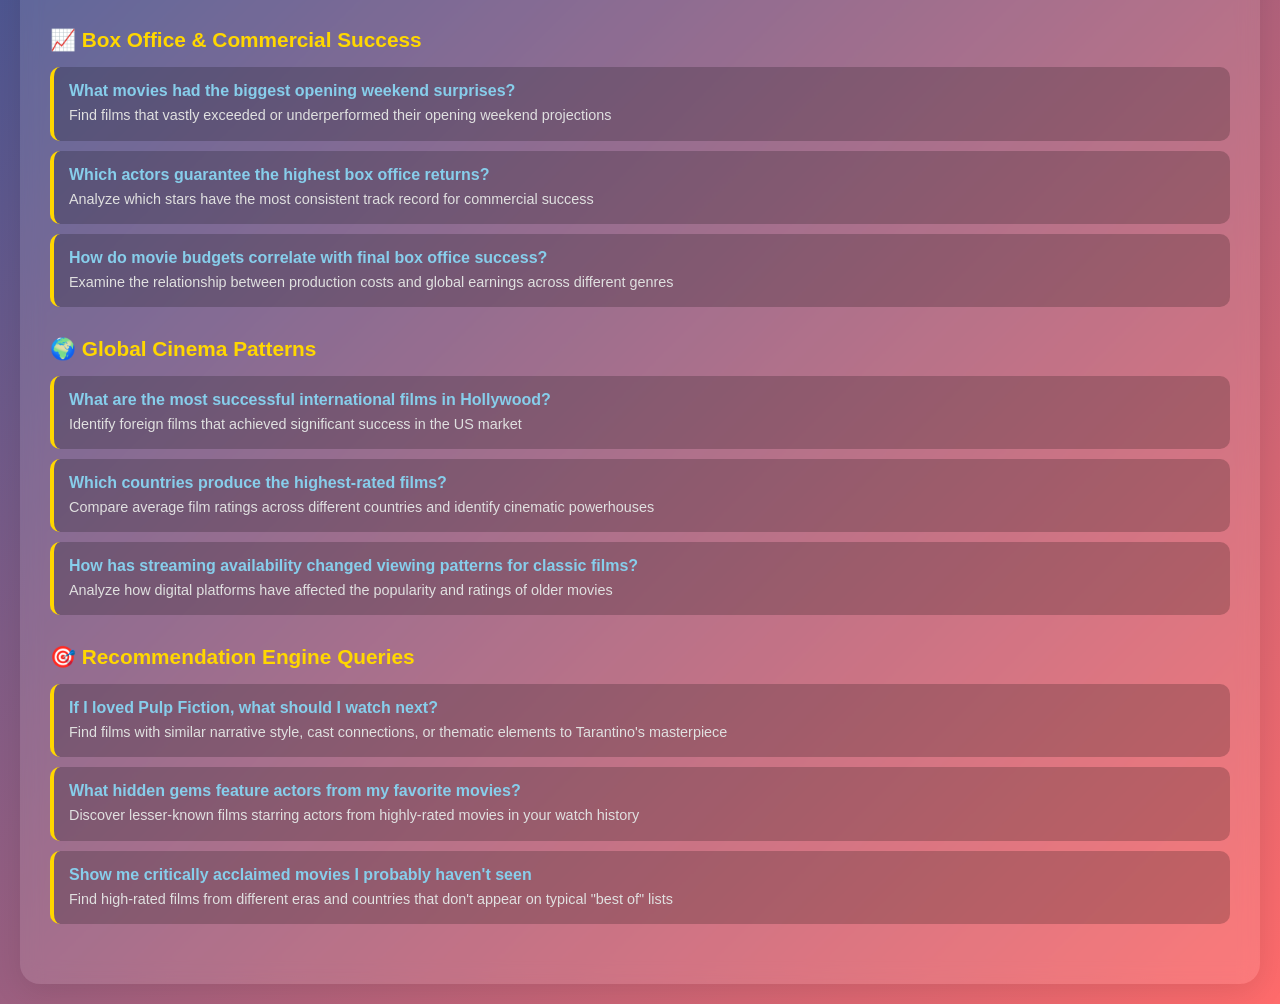
<file: Week12/Day_1/4_imdb_knowledge_graph.html>
<!DOCTYPE html>
<html lang="en">
<head>
    <meta charset="UTF-8">
    <meta name="viewport" content="width=device-width, initial-scale=1.0">
    <title>IMDB Knowledge Graph</title>
    <style>
        * {
            margin: 0;
            padding: 0;
            box-sizing: border-box;
        }

        body {
            font-family: 'Segoe UI', Tahoma, Geneva, Verdana, sans-serif;
            background: linear-gradient(135deg, #1e3c72 0%, #2a5298 50%, #ff6b6b 100%);
            min-height: 100vh;
            color: white;
        }

        .container {
            max-width: 1400px;
            margin: 0 auto;
            padding: 20px;
        }

        h1 {
            text-align: center;
            margin-bottom: 30px;
            font-size: 2.5rem;
            text-shadow: 2px 2px 4px rgba(0,0,0,0.3);
        }

        .intro-section {
            margin-bottom: 30px;
        }

        .intro-card {
            background: rgba(255, 255, 255, 0.1);
            backdrop-filter: blur(10px);
            border-radius: 20px;
            padding: 30px;
            box-shadow: 0 8px 32px rgba(0,0,0,0.1);
        }

        .intro-card h2 {
            font-size: 2rem;
            margin-bottom: 20px;
            text-align: center;
            color: #ffd700;
        }

        .intro-card > p {
            font-size: 1.2rem;
            line-height: 1.6;
            text-align: center;
            margin-bottom: 30px;
            color: #e0e0e0;
        }

        .features-grid {
            display: grid;
            grid-template-columns: repeat(auto-fit, minmax(250px, 1fr));
            gap: 20px;
            margin-bottom: 30px;
        }

        .feature {
            background: rgba(0,0,0,0.2);
            padding: 20px;
            border-radius: 15px;
            text-align: center;
            border: 1px solid rgba(255,255,255,0.1);
        }

        .feature-icon {
            font-size: 2.5rem;
            margin-bottom: 10px;
        }

        .feature h3 {
            color: #87ceeb;
            margin-bottom: 10px;
            font-size: 1.1rem;
        }

        .feature p {
            font-size: 0.9rem;
            line-height: 1.4;
            color: #d0d0d0;
        }

        .why-important {
            background: rgba(255,215,0,0.1);
            padding: 20px;
            border-radius: 15px;
            border-left: 4px solid #ffd700;
        }

        .why-important h3 {
            color: #ffd700;
            margin-bottom: 15px;
            font-size: 1.3rem;
        }

        .why-important p {
            line-height: 1.6;
            color: #e0e0e0;
        }

        .graph-container {
            background: rgba(255, 255, 255, 0.1);
            backdrop-filter: blur(10px);
            border-radius: 20px;
            padding: 20px;
            margin-bottom: 30px;
            box-shadow: 0 8px 32px rgba(0,0,0,0.1);
        }

        #knowledge-graph {
            width: 100%;
            height: 600px;
            border-radius: 15px;
            background: rgba(0,0,0,0.1);
            border: 2px solid rgba(255,255,255,0.2);
        }

        .legend {
            display: flex;
            justify-content: center;
            flex-wrap: wrap;
            gap: 20px;
            margin-top: 20px;
        }

        .legend-item {
            display: flex;
            align-items: center;
            gap: 8px;
            background: rgba(255,255,255,0.2);
            padding: 8px 15px;
            border-radius: 20px;
            font-size: 0.9rem;
        }

        .legend-circle {
            width: 12px;
            height: 12px;
            border-radius: 50%;
        }

        .queries-section {
            background: rgba(255, 255, 255, 0.1);
            backdrop-filter: blur(10px);
            border-radius: 20px;
            padding: 30px;
            box-shadow: 0 8px 32px rgba(0,0,0,0.1);
        }

        .queries-section h2 {
            font-size: 2rem;
            margin-bottom: 25px;
            text-align: center;
        }

        .query-category {
            margin-bottom: 30px;
        }

        .query-category h3 {
            font-size: 1.3rem;
            margin-bottom: 15px;
            color: #ffd700;
        }

        .query {
            background: rgba(0,0,0,0.2);
            padding: 15px;
            border-radius: 10px;
            margin-bottom: 10px;
            border-left: 4px solid #ffd700;
        }

        .query-title {
            font-weight: bold;
            margin-bottom: 5px;
            color: #87ceeb;
        }

        .query-text {
            font-size: 0.9rem;
            color: #e0e0e0;
            line-height: 1.4;
        }

        .node-info {
            position: absolute;
            background: rgba(0,0,0,0.8);
            color: white;
            padding: 10px;
            border-radius: 8px;
            font-size: 0.8rem;
            pointer-events: none;
            z-index: 1000;
            display: none;
        }
    </style>
</head>
<body>
    <div class="container">
        <h1>🎬 IMDB Movie Knowledge Graph</h1>
        
        <div class="intro-section">
            <div class="intro-card">
                <h2>🎭 What is a Movie Knowledge Graph?</h2>
                <p>Think of IMDB as a massive interconnected web of movie magic! A knowledge graph for films connects actors, directors, movies, genres, studios, and awards in a smart network that reveals hidden patterns in cinema history.</p>
                
                <div class="features-grid">
                    <div class="feature">
                        <div class="feature-icon">🎬</div>
                        <h3>Movie Connections</h3>
                        <p>Links films through shared actors, directors, genres, and production companies to discover cinematic relationships</p>
                    </div>
                    <div class="feature">
                        <div class="feature-icon">⭐</div>
                        <h3>Smart Recommendations</h3>
                        <p>Suggests movies based on complex relationships like "films with similar casts" or "directors with comparable styles"</p>
                    </div>
                    <div class="feature">
                        <div class="feature-icon">📊</div>
                        <h3>Career Analytics</h3>
                        <p>Tracks actor collaborations, director evolution, genre trends, and box office patterns across decades</p>
                    </div>
                    <div class="feature">
                        <div class="feature-icon">🔍</div>
                        <h3>Deep Discovery</h3>
                        <p>Uncovers hidden gems, forgotten collaborations, and surprising connections in film history</p>
                    </div>
                </div>
                
                <div class="why-important">
                    <h3>🌟 Why IMDB Uses Knowledge Graphs</h3>
                    <p>IMDB's knowledge graph powers everything from "People who liked this also liked..." recommendations to complex searches like "action movies from the 1980s with at least 7.5 rating starring actors who've worked with Steven Spielberg." It helps millions of users discover their next favorite film through the intricate web of cinema connections.</p>
                </div>
            </div>
        </div>
        
        <div class="graph-container">
            <svg id="knowledge-graph"></svg>
            <div class="legend">
                <div class="legend-item">
                    <div class="legend-circle" style="background: #e74c3c;"></div>
                    <span>Movies</span>
                </div>
                <div class="legend-item">
                    <div class="legend-circle" style="background: #3498db;"></div>
                    <span>Actors</span>
                </div>
                <div class="legend-item">
                    <div class="legend-circle" style="background: #9b59b6;"></div>
                    <span>Directors</span>
                </div>
                <div class="legend-item">
                    <div class="legend-circle" style="background: #f39c12;"></div>
                    <span>Genres</span>
                </div>
            </div>
        </div>

        <div class="queries-section">
            <h2>🎭 Ask Your Movie Knowledge Graph Anything!</h2>
            <p style="text-align: center; margin-bottom: 30px; font-size: 1.1rem; color: #e0e0e0;">Here are natural language questions you can ask an IMDB knowledge graph to discover amazing film insights:</p>
            
            <div class="query-category">
                <h3>🔍 Movie Discovery</h3>
                <div class="query">
                    <div class="query-title">What are the best sci-fi movies from the 1980s?</div>
                    <div class="query-text">Find highly-rated science fiction films released between 1980-1989, ranked by IMDB score and popularity</div>
                </div>
                <div class="query">
                    <div class="query-title">Show me movies similar to Inception</div>
                    <div class="query-text">Find films that share genres, themes, directors, or key actors with Christopher Nolan's mind-bending thriller</div>
                </div>
                <div class="query">
                    <div class="query-title">What are the highest-grossing animated movies of all time?</div>
                    <div class="query-text">Rank animated films by worldwide box office earnings and show their studios and release years</div>
                </div>
            </div>

            <div class="query-category">
                <h3>🎭 Actor & Director Insights</h3>
                <div class="query">
                    <div class="query-title">Which actors have worked with Christopher Nolan the most?</div>
                    <div class="query-text">Find actors who appear in multiple Christopher Nolan films and analyze their collaboration patterns</div>
                </div>
                <div class="query">
                    <div class="query-title">Who are Leonardo DiCaprio's most frequent co-stars?</div>
                    <div class="query-text">Identify actors who have appeared alongside Leonardo DiCaprio in multiple films throughout his career</div>
                </div>
                <div class="query">
                    <div class="query-title">What directors make the best horror movies?</div>
                    <div class="query-text">Rank directors by the average rating of their horror films and identify masters of the genre</div>
                </div>
                <div class="query">
                    <div class="query-title">How has Robert De Niro's movie choices evolved over the decades?</div>
                    <div class="query-text">Track the genres, ratings, and types of films Robert De Niro has chosen from the 1970s to present</div>
                </div>
            </div>

            <div class="query-category">
                <h3>🏆 Awards & Recognition</h3>
                <div class="query">
                    <div class="query-title">Which movies won both Oscar and Golden Globe for Best Picture?</div>
                    <div class="query-text">Find films that achieved the rare feat of winning top honors at both major award ceremonies</div>
                </div>
                <div class="query">
                    <div class="query-title">Who are the most Oscar-nominated actors who never won?</div>
                    <div class="query-text">Identify talented actors with multiple nominations but no wins, highlighting award season snubs</div>
                </div>
                <div class="query">
                    <div class="query-title">What's the youngest Best Director Oscar winner and their winning film?</div>
                    <div class="query-text">Find record-breaking young directors and analyze what made their winning films special</div>
                </div>
            </div>

            <div class="query-category">
                <h3>🎬 Genre & Trend Analysis</h3>
                <div class="query">
                    <div class="query-title">How have superhero movies evolved since 2000?</div>
                    <div class="query-text">Track the growth, ratings, box office, and key players in the superhero genre over two decades</div>
                </div>
                <div class="query">
                    <div class="query-title">What genres perform best internationally vs domestically?</div>
                    <div class="query-text">Compare how different film genres succeed in global markets versus their home countries</div>
                </div>
                <div class="query">
                    <div class="query-title">Which movie franchises have the most consistent quality?</div>
                    <div class="query-text">Analyze film series to find which maintain high ratings across all installments</div>
                </div>
            </div>

            <div class="query-category">
                <h3>🏭 Studio & Production Insights</h3>
                <div class="query">
                    <div class="query-title">What studios produce the most profitable comedies?</div>
                    <div class="query-text">Identify production companies with the highest return on investment for comedy films</div>
                </div>
                <div class="query">
                    <div class="query-title">Which studio collaborations created the biggest blockbusters?</div>
                    <div class="query-text">Find co-production partnerships that resulted in massive box office successes</div>
                </div>
                <div class="query">
                    <div class="query-title">How do independent films compare to studio films in terms of ratings?</div>
                    <div class="query-text">Analyze critical and audience scores between indie productions and major studio releases</div>
                </div>
            </div>

            <div class="query-category">
                <h3>📈 Box Office & Commercial Success</h3>
                <div class="query">
                    <div class="query-title">What movies had the biggest opening weekend surprises?</div>
                    <div class="query-text">Find films that vastly exceeded or underperformed their opening weekend projections</div>
                </div>
                <div class="query">
                    <div class="query-title">Which actors guarantee the highest box office returns?</div>
                    <div class="query-text">Analyze which stars have the most consistent track record for commercial success</div>
                </div>
                <div class="query">
                    <div class="query-title">How do movie budgets correlate with final box office success?</div>
                    <div class="query-text">Examine the relationship between production costs and global earnings across different genres</div>
                </div>
            </div>

            <div class="query-category">
                <h3>🌍 Global Cinema Patterns</h3>
                <div class="query">
                    <div class="query-title">What are the most successful international films in Hollywood?</div>
                    <div class="query-text">Identify foreign films that achieved significant success in the US market</div>
                </div>
                <div class="query">
                    <div class="query-title">Which countries produce the highest-rated films?</div>
                    <div class="query-text">Compare average film ratings across different countries and identify cinematic powerhouses</div>
                </div>
                <div class="query">
                    <div class="query-title">How has streaming availability changed viewing patterns for classic films?</div>
                    <div class="query-text">Analyze how digital platforms have affected the popularity and ratings of older movies</div>
                </div>
            </div>

            <div class="query-category">
                <h3>🎯 Recommendation Engine Queries</h3>
                <div class="query">
                    <div class="query-title">If I loved Pulp Fiction, what should I watch next?</div>
                    <div class="query-text">Find films with similar narrative style, cast connections, or thematic elements to Tarantino's masterpiece</div>
                </div>
                <div class="query">
                    <div class="query-title">What hidden gems feature actors from my favorite movies?</div>
                    <div class="query-text">Discover lesser-known films starring actors from highly-rated movies in your watch history</div>
                </div>
                <div class="query">
                    <div class="query-title">Show me critically acclaimed movies I probably haven't seen</div>
                    <div class="query-text">Find high-rated films from different eras and countries that don't appear on typical "best of" lists</div>
                </div>
            </div>
        </div>
    </div>

    <div class="node-info" id="nodeInfo"></div>

    <script>
        // IMDB Knowledge graph data (based on CSV columns: movies, directors, actors, genres)
        const nodes = [
            // Movies
            {id: 'inception', type: 'movie', name: 'Inception', x: 400, y: 200, color: '#e74c3c'},
            {id: 'dark_knight', type: 'movie', name: 'The Dark Knight', x: 600, y: 150, color: '#e74c3c'},
            {id: 'interstellar', type: 'movie', name: 'Interstellar', x: 500, y: 300, color: '#e74c3c'},
            {id: 'titanic', type: 'movie', name: 'Titanic', x: 200, y: 250, color: '#e74c3c'},
            {id: 'wolf_wall_street', type: 'movie', name: 'Wolf of Wall Street', x: 300, y: 400, color: '#e74c3c'},
            {id: 'goodfellas', type: 'movie', name: 'Goodfellas', x: 150, y: 450, color: '#e74c3c'},
            {id: 'shutter_island', type: 'movie', name: 'Shutter Island', x: 350, y: 150, color: '#e74c3c'},
            {id: 'departed', type: 'movie', name: 'The Departed', x: 250, y: 500, color: '#e74c3c'},
            
            // Actors
            {id: 'leonardo', type: 'actor', name: 'Leonardo DiCaprio', x: 250, y: 320, color: '#3498db'},
            {id: 'christian_bale', type: 'actor', name: 'Christian Bale', x: 550, y: 200, color: '#3498db'},
            {id: 'marion_cotillard', type: 'actor', name: 'Marion Cotillard', x: 450, y: 100, color: '#3498db'},
            {id: 'matthew_mcconaughey', type: 'actor', name: 'Matthew McConaughey', x: 650, y: 300, color: '#3498db'},
            {id: 'robert_deniro', type: 'actor', name: 'Robert De Niro', x: 100, y: 380, color: '#3498db'},
            {id: 'mark_wahlberg', type: 'actor', name: 'Mark Wahlberg', x: 200, y: 150, color: '#3498db'},
            {id: 'cillian_murphy', type: 'actor', name: 'Cillian Murphy', x: 450, y: 250, color: '#3498db'},
            {id: 'tom_hardy', type: 'actor', name: 'Tom Hardy', x: 350, y: 50, color: '#3498db'},
            
            // Directors
            {id: 'nolan', type: 'director', name: 'Christopher Nolan', x: 500, y: 150, color: '#9b59b6'},
            {id: 'cameron', type: 'director', name: 'James Cameron', x: 150, y: 200, color: '#9b59b6'},
            {id: 'scorsese', type: 'director', name: 'Martin Scorsese', x: 200, y: 450, color: '#9b59b6'},
            
            // Genres
            {id: 'sci_fi', type: 'genre', name: 'Sci-Fi', x: 650, y: 150, color: '#f39c12'},
            {id: 'thriller', type: 'genre', name: 'Thriller', x: 350, y: 100, color: '#f39c12'},
            {id: 'drama', type: 'genre', name: 'Drama', x: 150, y: 350, color: '#f39c12'},
            {id: 'action', type: 'genre', name: 'Action', x: 700, y: 250, color: '#f39c12'},
            {id: 'romance', type: 'genre', name: 'Romance', x: 100, y: 300, color: '#f39c12'},
            {id: 'crime', type: 'genre', name: 'Crime', x: 50, y: 500, color: '#f39c12'},
            {id: 'mystery', type: 'genre', name: 'Mystery', x: 300, y: 50, color: '#f39c12'}
        ];

        const links = [
            // Director-Movie relationships
            {source: 'nolan', target: 'inception', type: 'directed'},
            {source: 'nolan', target: 'dark_knight', type: 'directed'},
            {source: 'nolan', target: 'interstellar', type: 'directed'},
            {source: 'cameron', target: 'titanic', type: 'directed'},
            {source: 'scorsese', target: 'wolf_wall_street', type: 'directed'},
            {source: 'scorsese', target: 'goodfellas', type: 'directed'},
            {source: 'scorsese', target: 'shutter_island', type: 'directed'},
            {source: 'scorsese', target: 'departed', type: 'directed'},
            
            // Actor-Movie relationships
            {source: 'leonardo', target: 'inception', type: 'starred_in'},
            {source: 'leonardo', target: 'titanic', type: 'starred_in'},
            {source: 'leonardo', target: 'wolf_wall_street', type: 'starred_in'},
            {source: 'leonardo', target: 'shutter_island', type: 'starred_in'},
            {source: 'leonardo', target: 'departed', type: 'starred_in'},
            {source: 'christian_bale', target: 'dark_knight', type: 'starred_in'},
            {source: 'marion_cotillard', target: 'inception', type: 'starred_in'},
            {source: 'matthew_mcconaughey', target: 'interstellar', type: 'starred_in'},
            {source: 'robert_deniro', target: 'goodfellas', type: 'starred_in'},
            {source: 'mark_wahlberg', target: 'departed', type: 'starred_in'},
            {source: 'cillian_murphy', target: 'inception', type: 'starred_in'},
            {source: 'cillian_murphy', target: 'dark_knight', type: 'starred_in'},
            {source: 'tom_hardy', target: 'inception', type: 'starred_in'},
            {source: 'tom_hardy', target: 'dark_knight', type: 'starred_in'},
            
            // Movie-Genre relationships
            {source: 'inception', target: 'sci_fi', type: 'belongs_to'},
            {source: 'inception', target: 'thriller', type: 'belongs_to'},
            {source: 'inception', target: 'mystery', type: 'belongs_to'},
            {source: 'dark_knight', target: 'action', type: 'belongs_to'},
            {source: 'dark_knight', target: 'thriller', type: 'belongs_to'},
            {source: 'dark_knight', target: 'crime', type: 'belongs_to'},
            {source: 'interstellar', target: 'sci_fi', type: 'belongs_to'},
            {source: 'interstellar', target: 'drama', type: 'belongs_to'},
            {source: 'titanic', target: 'romance', type: 'belongs_to'},
            {source: 'titanic', target: 'drama', type: 'belongs_to'},
            {source: 'wolf_wall_street', target: 'drama', type: 'belongs_to'},
            {source: 'goodfellas', target: 'crime', type: 'belongs_to'},
            {source: 'goodfellas', target: 'drama', type: 'belongs_to'},
            {source: 'shutter_island', target: 'thriller', type: 'belongs_to'},
            {source: 'shutter_island', target: 'mystery', type: 'belongs_to'},
            {source: 'departed', target: 'crime', type: 'belongs_to'},
            {source: 'departed', target: 'thriller', type: 'belongs_to'}
        ];

        // SVG setup
        const svg = document.getElementById('knowledge-graph');
        const svgRect = svg.getBoundingClientRect();
        svg.setAttribute('viewBox', `0 0 800 600`);

        // Create link elements
        links.forEach(link => {
            const sourceNode = nodes.find(n => n.id === link.source);
            const targetNode = nodes.find(n => n.id === link.target);
            
            const line = document.createElementNS('http://www.w3.org/2000/svg', 'line');
            line.setAttribute('x1', sourceNode.x);
            line.setAttribute('y1', sourceNode.y);
            line.setAttribute('x2', targetNode.x);
            line.setAttribute('y2', targetNode.y);
            line.setAttribute('stroke', 'rgba(255,255,255,0.4)');
            line.setAttribute('stroke-width', '2');
            line.setAttribute('opacity', '0.7');
            svg.appendChild(line);
        });

        // Create node elements
        nodes.forEach(node => {
            // Node circle
            const circle = document.createElementNS('http://www.w3.org/2000/svg', 'circle');
            circle.setAttribute('cx', node.x);
            circle.setAttribute('cy', node.y);
            circle.setAttribute('r', node.type === 'movie' ? '25' : '20');
            circle.setAttribute('fill', node.color);
            circle.setAttribute('stroke', 'rgba(255,255,255,0.8)');
            circle.setAttribute('stroke-width', '2');
            circle.style.cursor = 'pointer';
            circle.style.filter = 'drop-shadow(0 2px 4px rgba(0,0,0,0.3))';
            
            // Add hover effects
            circle.addEventListener('mouseenter', (e) => {
                circle.setAttribute('r', node.type === 'movie' ? '30' : '25');
                circle.style.filter = 'drop-shadow(0 4px 8px rgba(0,0,0,0.5))';
                showNodeInfo(e, node);
            });
            
            circle.addEventListener('mouseleave', () => {
                circle.setAttribute('r', node.type === 'movie' ? '25' : '20');
                circle.style.filter = 'drop-shadow(0 2px 4px rgba(0,0,0,0.3))';
                hideNodeInfo();
            });
            
            svg.appendChild(circle);
            
            // Node label
            const text = document.createElementNS('http://www.w3.org/2000/svg', 'text');
            text.setAttribute('x', node.x);
            text.setAttribute('y', node.y + 40);
            text.setAttribute('text-anchor', 'middle');
            text.setAttribute('fill', 'white');
            text.setAttribute('font-size', '11');
            text.setAttribute('font-weight', 'bold');
            text.style.textShadow = '1px 1px 2px rgba(0,0,0,0.7)';
            text.textContent = node.name;
            svg.appendChild(text);
        });

        // Node info tooltip
        function showNodeInfo(event, node) {
            const info = document.getElementById('nodeInfo');
            const connections = links.filter(l => l.source === node.id || l.target === node.id).length;
            
            let extraInfo = '';
            if (node.type === 'movie') {
                extraInfo = '<br>Rating: 8.5/10<br>Year: 2010';
            } else if (node.type === 'actor') {
                extraInfo = '<br>Known for: Drama, Thriller<br>Career span: 1990-present';
            } else if (node.type === 'director') {
                extraInfo = '<br>Famous for: Mind-bending plots<br>Style: Sci-fi thriller';
            }
            
            info.innerHTML = `
                <strong>${node.name}</strong><br>
                Type: ${node.type}${extraInfo}<br>
                Connections: ${connections}
            `;
            
            info.style.display = 'block';
            info.style.left = event.pageX + 10 + 'px';
            info.style.top = event.pageY - 10 + 'px';
        }

        function hideNodeInfo() {
            document.getElementById('nodeInfo').style.display = 'none';
        }

        // Add animation to nodes
        function animateNodes() {
            const circles = svg.querySelectorAll('circle');
            circles.forEach((circle, index) => {
                setTimeout(() => {
                    circle.style.transform = 'scale(1.1)';
                    circle.style.transition = 'transform 0.3s ease';
                    setTimeout(() => {
                        circle.style.transform = 'scale(1)';
                    }, 300);
                }, index * 100);
            });
        }

        // Start animation on load
        setTimeout(animateNodes, 500);
    </script>
</body>
</html>
</file>
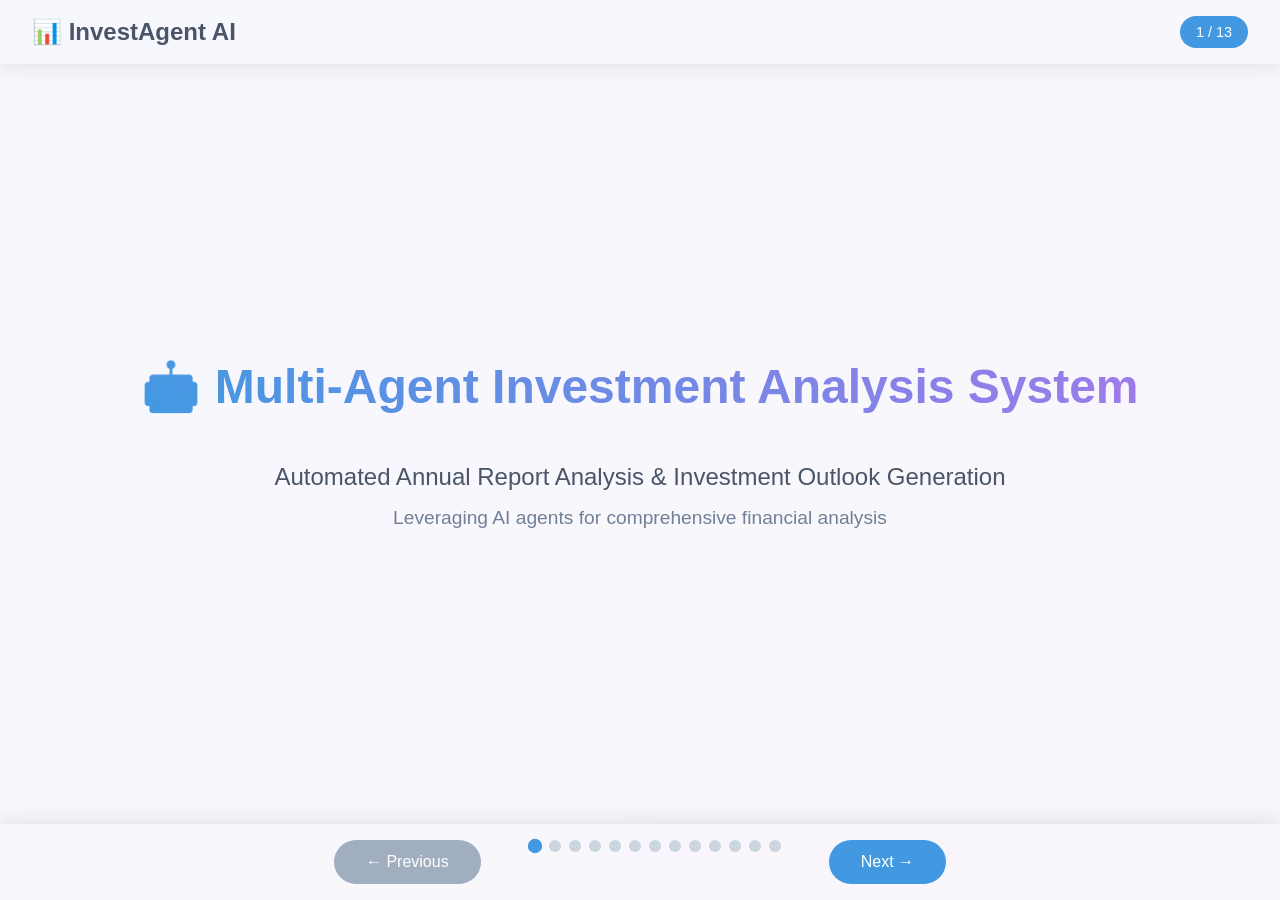
<file: Week11/Day_2/1_annual_reports_analysis/investment_analysis_presentation.html>
<!DOCTYPE html>
<html lang="en">
<head>
    <meta charset="UTF-8">
    <meta name="viewport" content="width=device-width, initial-scale=1.0">
    <title>Investment Analysis Multi-Agent System</title>
    <style>
        * {
            margin: 0;
            padding: 0;
            box-sizing: border-box;
        }

        body {
            font-family: 'Segoe UI', Tahoma, Geneva, Verdana, sans-serif;
            background: linear-gradient(135deg, #667eea 0%, #764ba2 100%);
            color: #333;
            overflow-x: hidden;
        }

        .presentation-container {
            position: relative;
            height: 100vh;
            display: flex;
            flex-direction: column;
        }

        .header {
            background: rgba(255, 255, 255, 0.95);
            backdrop-filter: blur(10px);
            padding: 1rem 2rem;
            box-shadow: 0 2px 20px rgba(0, 0, 0, 0.1);
            display: flex;
            justify-content: space-between;
            align-items: center;
            z-index: 100;
        }

        .logo {
            font-size: 1.5rem;
            font-weight: bold;
            color: #4a5568;
        }

        .slide-counter {
            background: #4299e1;
            color: white;
            padding: 0.5rem 1rem;
            border-radius: 25px;
            font-size: 0.9rem;
        }

        .slides-container {
            flex: 1;
            position: relative;
            overflow: hidden;
        }

        .slide {
            position: absolute;
            top: 0;
            left: 0;
            width: 100%;
            height: 100%;
            padding: 2rem;
            display: flex;
            flex-direction: column;
            justify-content: center;
            align-items: center;
            background: rgba(255, 255, 255, 0.95);
            backdrop-filter: blur(10px);
            transform: translateX(100%);
            transition: transform 0.6s cubic-bezier(0.68, -0.55, 0.265, 1.55);
            opacity: 0;
        }

        .slide.active {
            transform: translateX(0);
            opacity: 1;
        }

        .slide.prev {
            transform: translateX(-100%);
        }

        .slide h1 {
            font-size: 3rem;
            margin-bottom: 1rem;
            text-align: center;
            background: linear-gradient(45deg, #4299e1, #9f7aea);
            -webkit-background-clip: text;
            -webkit-text-fill-color: transparent;
            background-clip: text;
        }

        .slide h2 {
            font-size: 2.5rem;
            margin-bottom: 1.5rem;
            color: #2d3748;
            text-align: center;
        }

        .slide h3 {
            font-size: 1.8rem;
            margin-bottom: 1rem;
            color: #4a5568;
        }

        .agent-grid {
            display: grid;
            grid-template-columns: repeat(auto-fit, minmax(300px, 1fr));
            gap: 2rem;
            width: 100%;
            max-width: 1200px;
        }

        .agent-card {
            background: white;
            border-radius: 15px;
            padding: 2rem;
            box-shadow: 0 10px 30px rgba(0, 0, 0, 0.1);
            border-left: 5px solid;
            transition: transform 0.3s ease, box-shadow 0.3s ease;
        }

        .agent-card:hover {
            transform: translateY(-5px);
            box-shadow: 0 20px 40px rgba(0, 0, 0, 0.15);
        }

        .agent-card.equity { border-left-color: #4299e1; }
        .agent-card.quant { border-left-color: #48bb78; }
        .agent-card.risk { border-left-color: #ed8936; }
        .agent-card.analyst { border-left-color: #9f7aea; }

        .agent-icon {
            font-size: 3rem;
            margin-bottom: 1rem;
            text-align: center;
        }

        .tools-grid {
            display: grid;
            grid-template-columns: 1fr 1fr;
            gap: 3rem;
            width: 100%;
            max-width: 1200px;
        }

        .tool-category {
            background: white;
            border-radius: 15px;
            padding: 2rem;
            box-shadow: 0 10px 30px rgba(0, 0, 0, 0.1);
        }

        .tool-item {
            background: #f7fafc;
            border-radius: 10px;
            padding: 1rem;
            margin: 1rem 0;
            border-left: 4px solid #4299e1;
        }

        .code-block {
            background: #1a202c;
            color: #e2e8f0;
            border-radius: 12px;
            padding: 2rem;
            font-family: 'Fira Code', 'Courier New', monospace;
            font-size: 0.95rem;
            overflow-x: auto;
            margin: 1rem 0;
            width: 100%;
            max-width: 900px;
            border: 1px solid #2d3748;
            box-shadow: 0 4px 12px rgba(0, 0, 0, 0.3);
            line-height: 1.6;
            white-space: pre-wrap;
            word-wrap: break-word;
        }

        .code-block .keyword { color: #ff79c6; font-weight: bold; }
        .code-block .string { color: #f1fa8c; }
        .code-block .comment { color: #6272a4; font-style: italic; }
        .code-block .function { color: #50fa7b; }
        .code-block .class { color: #8be9fd; }
        .code-block .number { color: #bd93f9; }
        .code-block .operator { color: #ff79c6; }
        .code-block .variable { color: #f8f8f2; }
        .code-block .builtin { color: #ffb86c; }

        .workflow-step {
            background: white;
            border-radius: 15px;
            padding: 1.5rem;
            margin: 1rem 0;
            box-shadow: 0 5px 15px rgba(0, 0, 0, 0.1);
            border-left: 5px solid #4299e1;
            display: flex;
            align-items: center;
            gap: 1rem;
        }

        .step-number {
            background: #4299e1;
            color: white;
            width: 40px;
            height: 40px;
            border-radius: 50%;
            display: flex;
            align-items: center;
            justify-content: center;
            font-weight: bold;
            flex-shrink: 0;
        }

        .navigation {
            background: rgba(255, 255, 255, 0.95);
            backdrop-filter: blur(10px);
            padding: 1rem 2rem;
            display: flex;
            justify-content: center;
            gap: 1rem;
            box-shadow: 0 -2px 20px rgba(0, 0, 0, 0.1);
        }

        .nav-btn {
            background: #4299e1;
            color: white;
            border: none;
            padding: 0.8rem 2rem;
            border-radius: 25px;
            cursor: pointer;
            font-size: 1rem;
            transition: all 0.3s ease;
            font-weight: 500;
        }

        .nav-btn:hover {
            background: #3182ce;
            transform: translateY(-2px);
        }

        .nav-btn:disabled {
            background: #a0aec0;
            cursor: not-allowed;
            transform: none;
        }

        .slide-indicators {
            display: flex;
            gap: 0.5rem;
            margin: 0 2rem;
        }

        .indicator {
            width: 12px;
            height: 12px;
            border-radius: 50%;
            background: #cbd5e0;
            cursor: pointer;
            transition: all 0.3s ease;
        }

        .indicator.active {
            background: #4299e1;
            transform: scale(1.2);
        }

        .rationale-grid {
            display: grid;
            grid-template-columns: repeat(auto-fit, minmax(300px, 1fr));
            gap: 2rem;
            width: 100%;
            max-width: 1200px;
        }

        .rationale-card {
            background: white;
            border-radius: 15px;
            padding: 2rem;
            box-shadow: 0 10px 30px rgba(0, 0, 0, 0.1);
            text-align: left;
        }

        .highlight {
            background: linear-gradient(120deg, #a8edea 0%, #fed6e3 100%);
            padding: 0.2rem 0.5rem;
            border-radius: 5px;
            font-weight: 600;
        }

        @media (max-width: 768px) {
            .slide h1 { font-size: 2rem; }
            .slide h2 { font-size: 1.8rem; }
            .agent-grid { grid-template-columns: 1fr; }
            .tools-grid { grid-template-columns: 1fr; }
            .slide { padding: 1rem; }
        }
    </style>
</head>
<body>
    <div class="presentation-container">
        <div class="header">
            <div class="logo">📊 InvestAgent AI</div>
            <div class="slide-counter">
                <span id="current-slide">1</span> / <span id="total-slides">13</span>
            </div>
        </div>

        <div class="slides-container">
            <!-- Slide 1: Title -->
            <div class="slide active">
                <h1>🤖 Multi-Agent Investment Analysis System</h1>
                <p style="font-size: 1.5rem; text-align: center; margin-top: 2rem; color: #4a5568;">
                    Automated Annual Report Analysis & Investment Outlook Generation
                </p>
                <p style="font-size: 1.2rem; text-align: center; margin-top: 1rem; color: #718096;">
                    Leveraging AI agents for comprehensive financial analysis
                </p>
            </div>

            <!-- Slide 2: Use Case Overview -->
            <div class="slide">
                <h2>📋 Use Case Overview</h2>
                <div class="workflow-step">
                    <div class="step-number">1</div>
                    <div>
                        <h3>Input Processing</h3>
                        <p>Automated ingestion and parsing of annual reports (10-K, 10-Q, annual reports)</p>
                    </div>
                </div>
                <div class="workflow-step">
                    <div class="step-number">2</div>
                    <div>
                        <h3>Multi-Agent Analysis</h3>
                        <p>Specialized agents analyze different aspects: financial metrics, risks, ESG factors</p>
                    </div>
                </div>
                <div class="workflow-step">
                    <div class="step-number">3</div>
                    <div>
                        <h3>Outlook Generation</h3>
                        <p>Synthesized investment recommendations with risk assessments and price targets</p>
                    </div>
                </div>
            </div>

            <!-- Slide 3: Agent Team Structure -->
            <div class="slide">
                <h2>👥 Multi-Agent Team Structure</h2>
                <div class="agent-grid">
                    <div class="agent-card equity">
                        <div class="agent-icon">📈</div>
                        <h3>Equity Research Agent</h3>
                        <p><strong>Role:</strong> Financial statement analysis, valuation modeling, competitive positioning</p>
                        <p><strong>Output:</strong> DCF models, peer comparisons, growth projections</p>
                    </div>
                    <div class="agent-card quant">
                        <div class="agent-icon">🧮</div>
                        <h3>Quantitative Research Agent</h3>
                        <p><strong>Role:</strong> Statistical analysis, trend identification, algorithmic insights</p>
                        <p><strong>Output:</strong> Factor analysis, momentum indicators, volatility metrics</p>
                    </div>
                    <div class="agent-card risk">
                        <div class="agent-icon">⚠️</div>
                        <h3>Risk Management Agent</h3>
                        <p><strong>Role:</strong> Risk assessment, scenario analysis, portfolio impact</p>
                        <p><strong>Output:</strong> VaR calculations, stress testing, correlation analysis</p>
                    </div>
                    <div class="agent-card analyst">
                        <div class="agent-icon">📊</div>
                        <h3>Report Analyst Agent</h3>
                        <p><strong>Role:</strong> Synthesize insights, generate investment reports, create executive summaries</p>
                        <p><strong>Output:</strong> Investment thesis, price targets, recommendation reports</p>
                    </div>
                </div>
            </div>

            <!-- Slide 4: Tools Overview -->
            <div class="slide">
                <h2>🛠️ Tools & Technologies</h2>
                <div class="tools-grid">
                    <div class="tool-category">
                        <h3>🔧 CrewAI Framework & Agentic RAG</h3>
                        <div class="tool-item">
                            <strong>CrewAI Multi-Agent Framework</strong><br>
                            Orchestrates agents, tasks, and workflows
                        </div>
                        <div class="tool-item">
                            <strong>Agentic RAG System</strong><br>
                            FAISS vector store with OpenAI embeddings for document retrieval
                        </div>
                        <div class="tool-item">
                            <strong>PDF Processing Pipeline</strong><br>
                            PyPDF2 + LangChain text splitters for document ingestion
                        </div>
                        <div class="tool-item">
                            <strong>DCF Valuation Tool</strong><br>
                            Comprehensive discounted cash flow analysis
                        </div>
                        <div class="tool-item">
                            <strong>Portfolio VaR Tool</strong><br>
                            Advanced risk metrics and portfolio analysis
                        </div>
                        <div class="tool-item">
                            <strong>Report Generator Tool</strong><br>
                            Synthesizes multi-source insights into investment reports
                        </div>
                    </div>
                    <div class="tool-category">
                        <h3>📊 External APIs & Data Sources</h3>
                        <div class="tool-item">
                            <strong>Yahoo Finance API</strong><br>
                            Real-time market data and historical prices
                        </div>
                        <div class="tool-item">
                            <strong>SEC EDGAR API</strong><br>
                            Official filings and regulatory documents
                        </div>
                        <div class="tool-item">
                            <strong>OpenAI GPT-4</strong><br>
                            Natural language processing and query understanding
                        </div>
                        <div class="tool-item">
                            <strong>FAISS Vector Database</strong><br>
                            High-performance similarity search for document retrieval
                        </div>
                    </div>
                </div>
            </div>

            <!-- Slide 5: Code Snippets -->
            <div class="slide">
                <h2>💻 Implementation Code Snippets</h2>
                <h3>PDF Parser Agent</h3>
                <div class="code-block">
<span class="keyword">from</span> <span class="builtin">crewai</span> <span class="keyword">import</span> <span class="class">Agent</span>, <span class="class">Task</span>, <span class="class">Crew</span>
<span class="keyword">from</span> <span class="builtin">crewai_tools</span> <span class="keyword">import</span> <span class="class">BaseTool</span>
<span class="keyword">import</span> <span class="builtin">PyPDF2</span>
<span class="keyword">import</span> <span class="builtin">pandas</span> <span class="keyword">as</span> <span class="variable">pd</span>
<span class="keyword">import</span> <span class="builtin">re</span>
<span class="keyword">from</span> <span class="builtin">langchain.text_splitter</span> <span class="keyword">import</span> <span class="class">RecursiveCharacterTextSplitter</span>
<span class="keyword">from</span> <span class="builtin">langchain.vectorstores</span> <span class="keyword">import</span> <span class="class">FAISS</span>
<span class="keyword">from</span> <span class="builtin">langchain.embeddings</span> <span class="keyword">import</span> <span class="class">OpenAIEmbeddings</span>
<span class="keyword">from</span> <span class="builtin">langchain.schema</span> <span class="keyword">import</span> <span class="class">Document</span>
<span class="keyword">from</span> <span class="builtin">typing</span> <span class="keyword">import</span> <span class="class">List</span>


<span class="keyword">class</span> <span class="class">AgenticRAGTool</span>(<span class="class">BaseTool</span>):
    <span class="variable">name</span>: <span class="builtin">str</span> <span class="operator">=</span> <span class="string">"agentic_rag_query"</span>
    <span class="variable">description</span>: <span class="builtin">str</span> <span class="operator">=</span> <span class="string">"Query annual reports using RAG for specific financial information"</span>
    
    <span class="keyword">def</span> <span class="function">__init__</span>(<span class="variable">self</span>):
        <span class="builtin">super</span>().<span class="function">__init__</span>()
        <span class="variable">self</span>.<span class="variable">embeddings</span> <span class="operator">=</span> <span class="class">OpenAIEmbeddings</span>()
        <span class="variable">self</span>.<span class="variable">text_splitter</span> <span class="operator">=</span> <span class="class">RecursiveCharacterTextSplitter</span>(
            <span class="variable">chunk_size</span><span class="operator">=</span><span class="number">1000</span>,
            <span class="variable">chunk_overlap</span><span class="operator">=</span><span class="number">200</span>,
            <span class="variable">separators</span><span class="operator">=</span>[<span class="string">"\n\n"</span>, <span class="string">"\n"</span>, <span class="string">"."</span>, <span class="string">" "</span>, <span class="string">""</span>]
        )
        <span class="variable">self</span>.<span class="variable">vectorstore</span> <span class="operator">=</span> <span class="keyword">None</span>
        <span class="variable">self</span>.<span class="variable">documents</span> <span class="operator">=</span> []
    
    <span class="keyword">def</span> <span class="function">ingest_annual_report</span>(<span class="variable">self</span>, <span class="variable">pdf_path</span>: <span class="builtin">str</span>, <span class="variable">company_ticker</span>: <span class="builtin">str</span>) <span class="operator">-></span> <span class="builtin">bool</span>:
        <span class="comment"># Extract text from PDF</span>
        <span class="keyword">try</span>:
            <span class="keyword">with</span> <span class="builtin">open</span>(<span class="variable">pdf_path</span>, <span class="string">'rb'</span>) <span class="keyword">as</span> <span class="variable">file</span>:
                <span class="variable">reader</span> <span class="operator">=</span> <span class="builtin">PyPDF2</span>.<span class="class">PdfReader</span>(<span class="variable">file</span>)
                <span class="variable">text</span> <span class="operator">=</span> <span class="string">""</span>
                <span class="keyword">for</span> <span class="variable">page_num</span>, <span class="variable">page</span> <span class="keyword">in</span> <span class="builtin">enumerate</span>(<span class="variable">reader</span>.<span class="variable">pages</span>):
                    <span class="variable">page_text</span> <span class="operator">=</span> <span class="variable">page</span>.<span class="function">extract_text</span>()
                    <span class="variable">text</span> <span class="operator">+=</span> <span class="string">f"[Page {page_num + 1}] {page_text}\n"</span>
            
            <span class="comment"># Split text into chunks</span>
            <span class="variable">chunks</span> <span class="operator">=</span> <span class="variable">self</span>.<span class="variable">text_splitter</span>.<span class="function">split_text</span>(<span class="variable">text</span>)
            
            <span class="comment"># Create Document objects with metadata</span>
            <span class="variable">documents</span> <span class="operator">=</span> []
            <span class="keyword">for</span> <span class="variable">i</span>, <span class="variable">chunk</span> <span class="keyword">in</span> <span class="builtin">enumerate</span>(<span class="variable">chunks</span>):
                <span class="variable">doc</span> <span class="operator">=</span> <span class="class">Document</span>(
                    <span class="variable">page_content</span><span class="operator">=</span><span class="variable">chunk</span>,
                    <span class="variable">metadata</span><span class="operator">=</span>{
                        <span class="string">'source'</span>: <span class="variable">pdf_path</span>,
                        <span class="string">'ticker'</span>: <span class="variable">company_ticker</span>,
                        <span class="string">'chunk_id'</span>: <span class="variable">i</span>,
                        <span class="string">'document_type'</span>: <span class="string">'annual_report'</span>
                    }
                )
                <span class="variable">documents</span>.<span class="function">append</span>(<span class="variable">doc</span>)
            
            <span class="comment"># Create or update vector store</span>
            <span class="keyword">if</span> <span class="variable">self</span>.<span class="variable">vectorstore</span> <span class="keyword">is</span> <span class="keyword">None</span>:
                <span class="variable">self</span>.<span class="variable">vectorstore</span> <span class="operator">=</span> <span class="class">FAISS</span>.<span class="function">from_documents</span>(<span class="variable">documents</span>, <span class="variable">self</span>.<span class="variable">embeddings</span>)
            <span class="keyword">else</span>:
                <span class="variable">self</span>.<span class="variable">vectorstore</span>.<span class="function">add_documents</span>(<span class="variable">documents</span>)
            
            <span class="variable">self</span>.<span class="variable">documents</span>.<span class="function">extend</span>(<span class="variable">documents</span>)
            <span class="keyword">return</span> <span class="keyword">True</span>
            
        <span class="keyword">except</span> <span class="builtin">Exception</span> <span class="keyword">as</span> <span class="variable">e</span>:
            <span class="builtin">print</span>(<span class="string">f"Error ingesting PDF: {e}"</span>)
            <span class="keyword">return</span> <span class="keyword">False</span>
    
    <span class="keyword">def</span> <span class="function">_run</span>(<span class="variable">self</span>, <span class="variable">query</span>: <span class="builtin">str</span>, <span class="variable">ticker</span>: <span class="builtin">str</span> <span class="operator">=</span> <span class="keyword">None</span>, <span class="variable">top_k</span>: <span class="builtin">int</span> <span class="operator">=</span> <span class="number">5</span>) <span class="operator">-></span> <span class="builtin">str</span>:
        <span class="comment"># Query the vector store for relevant information</span>
        <span class="keyword">if</span> <span class="variable">self</span>.<span class="variable">vectorstore</span> <span class="keyword">is</span> <span class="keyword">None</span>:
            <span class="keyword">return</span> <span class="string">"No documents ingested yet. Please ingest annual reports first."</span>
        
        <span class="comment"># Enhanced query with ticker context if provided</span>
        <span class="variable">enhanced_query</span> <span class="operator">=</span> <span class="variable">query</span>
        <span class="keyword">if</span> <span class="variable">ticker</span>:
            <span class="variable">enhanced_query</span> <span class="operator">=</span> <span class="string">f"{ticker} {query}"</span>
        
        <span class="comment"># Retrieve relevant documents</span>
        <span class="variable">relevant_docs</span> <span class="operator">=</span> <span class="variable">self</span>.<span class="variable">vectorstore</span>.<span class="function">similarity_search</span>(
            <span class="variable">enhanced_query</span>, 
            <span class="variable">k</span><span class="operator">=</span><span class="variable">top_k</span>
        )
        
        <span class="comment"># Filter by ticker if specified</span>
        <span class="keyword">if</span> <span class="variable">ticker</span>:
            <span class="variable">relevant_docs</span> <span class="operator">=</span> [
                <span class="variable">doc</span> <span class="keyword">for</span> <span class="variable">doc</span> <span class="keyword">in</span> <span class="variable">relevant_docs</span> 
                <span class="keyword">if</span> <span class="variable">doc</span>.<span class="variable">metadata</span>.<span class="function">get</span>(<span class="string">'ticker'</span>) <span class="operator">==</span> <span class="variable">ticker</span>
            ]
        
        <span class="comment"># Format response with source information</span>
        <span class="variable">response_parts</span> <span class="operator">=</span> []
        <span class="keyword">for</span> <span class="variable">i</span>, <span class="variable">doc</span> <span class="keyword">in</span> <span class="builtin">enumerate</span>(<span class="variable">relevant_docs</span>, <span class="number">1</span>):
            <span class="variable">source_info</span> <span class="operator">=</span> <span class="string">f"Source {i} ({doc.metadata.get('ticker', 'Unknown')}):"</span>
            <span class="variable">content</span> <span class="operator">=</span> <span class="variable">doc</span>.<span class="variable">page_content</span>[:<span class="number">500</span>] <span class="operator">+</span> <span class="string">"..."</span> <span class="keyword">if</span> <span class="builtin">len</span>(<span class="variable">doc</span>.<span class="variable">page_content</span>) <span class="operator">></span> <span class="number">500</span> <span class="keyword">else</span> <span class="variable">doc</span>.<span class="variable">page_content</span>
            <span class="variable">response_parts</span>.<span class="function">append</span>(<span class="string">f"{source_info}\n{content}\n"</span>)
        
        <span class="keyword">return</span> <span class="string">"\n---\n"</span>.<span class="function">join</span>(<span class="variable">response_parts</span>)


<span class="comment"># Create RAG-enhanced PDF Parser Agent</span>
<span class="variable">rag_enhanced_parser_agent</span> <span class="operator">=</span> <span class="class">Agent</span>(
    <span class="variable">role</span><span class="operator">=</span><span class="string">'RAG-Enhanced Financial Document Analyst'</span>,
    <span class="variable">goal</span><span class="operator">=</span><span class="string">'Process and query annual reports using advanced RAG capabilities'</span>,
    <span class="variable">backstory</span><span class="operator">=</span><span class="string">"""You are an expert at processing financial documents using RAG technology. 
                You can ingest annual reports, create searchable vector embeddings, and answer 
                complex queries about financial performance, risks, and strategic initiatives 
                by retrieving relevant information from the document corpus."""</span>,
    <span class="variable">tools</span><span class="operator">=</span>[<span class="class">AgenticRAGTool</span>()],
    <span class="variable">verbose</span><span class="operator">=</span><span class="keyword">True</span>
)
                </div>
            </div>

            <!-- Slide 6: Equity Research Agent Code -->
            <div class="slide">
                <h2>💻 Equity Research Agent</h2>
                <div class="code-block">
<span class="keyword">from</span> <span class="builtin">crewai</span> <span class="keyword">import</span> <span class="class">Agent</span>, <span class="class">Task</span>, <span class="class">Crew</span>
<span class="keyword">from</span> <span class="builtin">crewai_tools</span> <span class="keyword">import</span> <span class="class">BaseTool</span>
<span class="keyword">import</span> <span class="builtin">yfinance</span> <span class="keyword">as</span> <span class="variable">yf</span>
<span class="keyword">import</span> <span class="builtin">numpy</span> <span class="keyword">as</span> <span class="variable">np</span>
<span class="keyword">from</span> <span class="builtin">datetime</span> <span class="keyword">import</span> <span class="class">datetime</span>


<span class="keyword">class</span> <span class="class">DCFValuationTool</span>(<span class="class">BaseTool</span>):
    <span class="variable">name</span>: <span class="builtin">str</span> <span class="operator">=</span> <span class="string">"dcf_valuation"</span>
    <span class="variable">description</span>: <span class="builtin">str</span> <span class="operator">=</span> <span class="string">"Calculate DCF valuation for stocks"</span>
    
    <span class="keyword">def</span> <span class="function">_run</span>(<span class="variable">self</span>, <span class="variable">ticker</span>: <span class="builtin">str</span>, <span class="variable">growth_rate</span>: <span class="builtin">float</span> <span class="operator">=</span> <span class="number">0.05</span>) <span class="operator">-></span> <span class="builtin">dict</span>:
        <span class="variable">stock</span> <span class="operator">=</span> <span class="builtin">yf</span>.<span class="class">Ticker</span>(<span class="variable">ticker</span>)
        <span class="variable">wacc</span> <span class="operator">=</span> <span class="number">0.10</span>  <span class="comment"># Weighted Average Cost of Capital</span>
        <span class="variable">terminal_rate</span> <span class="operator">=</span> <span class="number">0.03</span>  <span class="comment"># Long-term growth rate</span>
        
        <span class="keyword">try</span>:
            <span class="comment"># Get historical financial data</span>
            <span class="variable">cash_flow</span> <span class="operator">=</span> <span class="variable">stock</span>.<span class="variable">cashflow</span>
            <span class="variable">free_cash_flow</span> <span class="operator">=</span> <span class="variable">cash_flow</span>.<span class="function">loc</span>[<span class="string">'Free Cash Flow'</span>].<span class="function">iloc</span>[<span class="number">0</span>]
            
            <span class="comment"># Project future cash flows (5-year projection)</span>
            <span class="variable">projections</span> <span class="operator">=</span> []
            <span class="keyword">for</span> <span class="variable">year</span> <span class="keyword">in</span> <span class="builtin">range</span>(<span class="number">1</span>, <span class="number">6</span>):
                <span class="variable">projected_fcf</span> <span class="operator">=</span> <span class="variable">free_cash_flow</span> <span class="operator">*</span> (<span class="number">1</span> <span class="operator">+</span> <span class="variable">growth_rate</span>) <span class="operator">**</span> <span class="variable">year</span>
                <span class="variable">projections</span>.<span class="function">append</span>(<span class="variable">projected_fcf</span>)
            
            <span class="comment"># Calculate terminal value using Gordon Growth Model</span>
            <span class="variable">terminal_fcf</span> <span class="operator">=</span> <span class="variable">projections</span>[<span class="number">-1</span>] <span class="operator">*</span> (<span class="number">1</span> <span class="operator">+</span> <span class="variable">terminal_rate</span>)
            <span class="variable">terminal_value</span> <span class="operator">=</span> <span class="variable">terminal_fcf</span> <span class="operator">/</span> (<span class="variable">wacc</span> <span class="operator">-</span> <span class="variable">terminal_rate</span>)
            
            <span class="comment"># Discount to present value</span>
            <span class="variable">dcf_value</span> <span class="operator">=</span> <span class="number">0</span>
            <span class="keyword">for</span> <span class="variable">i</span>, <span class="variable">cf</span> <span class="keyword">in</span> <span class="builtin">enumerate</span>(<span class="variable">projections</span>, <span class="number">1</span>):
                <span class="variable">present_value</span> <span class="operator">=</span> <span class="variable">cf</span> <span class="operator">/</span> (<span class="number">1</span> <span class="operator">+</span> <span class="variable">wacc</span>) <span class="operator">**</span> <span class="variable">i</span>
                <span class="variable">dcf_value</span> <span class="operator">+=</span> <span class="variable">present_value</span>
            
            <span class="comment"># Add discounted terminal value</span>
            <span class="variable">dcf_value</span> <span class="operator">+=</span> <span class="variable">terminal_value</span> <span class="operator">/</span> (<span class="number">1</span> <span class="operator">+</span> <span class="variable">wacc</span>) <span class="operator">**</span> <span class="number">5</span>
            
            <span class="comment"># Get current market price and shares outstanding</span>
            <span class="variable">info</span> <span class="operator">=</span> <span class="variable">stock</span>.<span class="variable">info</span>
            <span class="variable">shares_outstanding</span> <span class="operator">=</span> <span class="variable">info</span>.<span class="function">get</span>(<span class="string">'sharesOutstanding'</span>, <span class="number">1</span>)
            <span class="variable">intrinsic_value_per_share</span> <span class="operator">=</span> <span class="variable">dcf_value</span> <span class="operator">/</span> <span class="variable">shares_outstanding</span>
            
            <span class="variable">current_price</span> <span class="operator">=</span> <span class="variable">stock</span>.<span class="function">history</span>(<span class="variable">period</span><span class="operator">=</span><span class="string">"1d"</span>)[<span class="string">'Close'</span>].<span class="function">iloc</span>[<span class="number">-1</span>]
            
            <span class="keyword">return</span> {
                <span class="string">'intrinsic_value'</span>: <span class="builtin">round</span>(<span class="variable">intrinsic_value_per_share</span>, <span class="number">2</span>),
                <span class="string">'current_price'</span>: <span class="builtin">round</span>(<span class="variable">current_price</span>, <span class="number">2</span>),
                <span class="string">'upside_potential'</span>: <span class="builtin">round</span>((<span class="variable">intrinsic_value_per_share</span> <span class="operator">/</span> <span class="variable">current_price</span> <span class="operator">-</span> <span class="number">1</span>) <span class="operator">*</span> <span class="number">100</span>, <span class="number">2</span>),
                <span class="string">'terminal_value'</span>: <span class="builtin">round</span>(<span class="variable">terminal_value</span>, <span class="number">2</span>),
                <span class="string">'projections'</span>: [<span class="builtin">round</span>(<span class="variable">p</span>, <span class="number">2</span>) <span class="keyword">for</span> <span class="variable">p</span> <span class="keyword">in</span> <span class="variable">projections</span>]
            }
        
        <span class="keyword">except</span> <span class="builtin">Exception</span> <span class="keyword">as</span> <span class="variable">e</span>:
            <span class="keyword">return</span> {<span class="string">'error'</span>: <span class="builtin">str</span>(<span class="variable">e</span>)}


<span class="keyword">class</span> <span class="class">FinancialRatiosTool</span>(<span class="class">BaseTool</span>):
    <span class="variable">name</span>: <span class="builtin">str</span> <span class="operator">=</span> <span class="string">"financial_ratios"</span>
    <span class="variable">description</span>: <span class="builtin">str</span> <span class="operator">=</span> <span class="string">"Calculate key financial ratios for analysis"</span>
    
    <span class="keyword">def</span> <span class="function">_run</span>(<span class="variable">self</span>, <span class="variable">ticker</span>: <span class="builtin">str</span>) <span class="operator">-></span> <span class="builtin">dict</span>:
        <span class="variable">stock</span> <span class="operator">=</span> <span class="builtin">yf</span>.<span class="class">Ticker</span>(<span class="variable">ticker</span>)
        <span class="variable">info</span> <span class="operator">=</span> <span class="variable">stock</span>.<span class="variable">info</span>
        
        <span class="keyword">return</span> {
            <span class="string">'pe_ratio'</span>: <span class="variable">info</span>.<span class="function">get</span>(<span class="string">'trailingPE'</span>, <span class="keyword">None</span>),
            <span class="string">'price_to_book'</span>: <span class="variable">info</span>.<span class="function">get</span>(<span class="string">'priceToBook'</span>, <span class="keyword">None</span>),
            <span class="string">'debt_to_equity'</span>: <span class="variable">info</span>.<span class="function">get</span>(<span class="string">'debtToEquity'</span>, <span class="keyword">None</span>),
            <span class="string">'roe'</span>: <span class="variable">info</span>.<span class="function">get</span>(<span class="string">'returnOnEquity'</span>, <span class="keyword">None</span>),
            <span class="string">'profit_margin'</span>: <span class="variable">info</span>.<span class="function">get</span>(<span class="string">'profitMargins'</span>, <span class="keyword">None</span>),
            <span class="string">'current_ratio'</span>: <span class="variable">info</span>.<span class="function">get</span>(<span class="string">'currentRatio'</span>, <span class="keyword">None</span>)
        }


<span class="comment"># Create Equity Research Agent using CrewAI</span>
<span class="variable">equity_research_agent</span> <span class="operator">=</span> <span class="class">Agent</span>(
    <span class="variable">role</span><span class="operator">=</span><span class="string">'Senior Equity Research Analyst'</span>,
    <span class="variable">goal</span><span class="operator">=</span><span class="string">'Perform comprehensive fundamental analysis and valuation of stocks'</span>,
    <span class="variable">backstory</span><span class="operator">=</span><span class="string">"""You are a seasoned equity research analyst with 15+ years of experience 
                in financial modeling, DCF analysis, and company valuation. You excel at 
                identifying undervalued opportunities and conducting thorough fundamental 
                analysis using multiple valuation methodologies."""</span>,
    <span class="variable">tools</span><span class="operator">=</span>[<span class="class">DCFValuationTool</span>(), <span class="class">FinancialRatiosTool</span>()],
    <span class="variable">verbose</span><span class="operator">=</span><span class="keyword">True</span>
)


<span class="comment"># Define equity analysis task</span>
<span class="variable">equity_analysis_task</span> <span class="operator">=</span> <span class="class">Task</span>(
    <span class="variable">description</span><span class="operator">=</span><span class="string">"""Conduct comprehensive equity analysis including DCF valuation, 
                       financial ratio analysis, and peer comparison for the given stock. 
                       Provide detailed insights on valuation and investment merit."""</span>,
    <span class="variable">agent</span><span class="operator">=</span><span class="variable">equity_research_agent</span>,
    <span class="variable">expected_output</span><span class="operator">=</span><span class="string">"Detailed equity analysis with valuation metrics and ratios"</span>
)
                </div>
            </div>

            <!-- Slide 7: Risk Management Code -->
            <div class="slide">
                <h2>💻 Risk Management Agent</h2>
                <div class="code-block">
<span class="keyword">from</span> <span class="builtin">crewai</span> <span class="keyword">import</span> <span class="class">Agent</span>, <span class="class">Task</span>, <span class="class">Crew</span>
<span class="keyword">from</span> <span class="builtin">crewai_tools</span> <span class="keyword">import</span> <span class="class">BaseTool</span>
<span class="keyword">import</span> <span class="builtin">pandas</span> <span class="keyword">as</span> <span class="variable">pd</span>
<span class="keyword">import</span> <span class="builtin">numpy</span> <span class="keyword">as</span> <span class="variable">np</span>
<span class="keyword">import</span> <span class="builtin">yfinance</span> <span class="keyword">as</span> <span class="variable">yf</span>
<span class="keyword">from</span> <span class="builtin">scipy</span> <span class="keyword">import</span> <span class="builtin">stats</span>
<span class="keyword">from</span> <span class="builtin">typing</span> <span class="keyword">import</span> <span class="class">List</span>


<span class="keyword">class</span> <span class="class">PortfolioVaRTool</span>(<span class="class">BaseTool</span>):
    <span class="variable">name</span>: <span class="builtin">str</span> <span class="operator">=</span> <span class="string">"portfolio_var_calculator"</span>
    <span class="variable">description</span>: <span class="builtin">str</span> <span class="operator">=</span> <span class="string">"Calculate Value at Risk and risk metrics for portfolios"</span>
    
    <span class="keyword">def</span> <span class="function">_run</span>(<span class="variable">self</span>, <span class="variable">tickers</span>: <span class="class">List</span>[<span class="builtin">str</span>], <span class="variable">weights</span>: <span class="class">List</span>[<span class="builtin">float</span>], 
             <span class="variable">confidence_level</span>: <span class="builtin">float</span> <span class="operator">=</span> <span class="number">0.05</span>) <span class="operator">-></span> <span class="builtin">dict</span>:
        
        <span class="keyword">try</span>:
            <span class="comment"># Download historical price data (2 years)</span>
            <span class="variable">data</span> <span class="operator">=</span> <span class="builtin">yf</span>.<span class="function">download</span>(<span class="variable">tickers</span>, <span class="variable">period</span><span class="operator">=</span><span class="string">"2y"</span>)[<span class="string">'Adj Close'</span>]
            <span class="variable">returns</span> <span class="operator">=</span> <span class="variable">data</span>.<span class="function">pct_change</span>().<span class="function">dropna</span>()
            
            <span class="comment"># Handle single ticker case</span>
            <span class="keyword">if</span> <span class="builtin">len</span>(<span class="variable">tickers</span>) <span class="operator">==</span> <span class="number">1</span>:
                <span class="variable">portfolio_returns</span> <span class="operator">=</span> <span class="variable">returns</span>
            <span class="keyword">else</span>:
                <span class="comment"># Calculate weighted portfolio returns</span>
                <span class="variable">weights_array</span> <span class="operator">=</span> <span class="builtin">np</span>.<span class="function">array</span>(<span class="variable">weights</span>)
                <span class="variable">portfolio_returns</span> <span class="operator">=</span> (<span class="variable">returns</span> <span class="operator">*</span> <span class="variable">weights_array</span>).<span class="function">sum</span>(<span class="variable">axis</span><span class="operator">=</span><span class="number">1</span>)
            
            <span class="comment"># Historical VaR (non-parametric)</span>
            <span class="variable">var_historic</span> <span class="operator">=</span> <span class="builtin">np</span>.<span class="function">percentile</span>(
                <span class="variable">portfolio_returns</span>, 
                <span class="variable">confidence_level</span> <span class="operator">*</span> <span class="number">100</span>
            )
            
            <span class="comment"># Parametric VaR (assuming normal distribution)</span>
            <span class="variable">mean_return</span> <span class="operator">=</span> <span class="variable">portfolio_returns</span>.<span class="function">mean</span>()
            <span class="variable">std_return</span> <span class="operator">=</span> <span class="variable">portfolio_returns</span>.<span class="function">std</span>()
            <span class="variable">var_parametric</span> <span class="operator">=</span> <span class="builtin">stats</span>.<span class="variable">norm</span>.<span class="function">ppf</span>(
                <span class="variable">confidence_level</span>, 
                <span class="variable">mean_return</span>, 
                <span class="variable">std_return</span>
            )
            
            <span class="comment"># Risk metrics calculations</span>
            <span class="variable">var_annual</span> <span class="operator">=</span> <span class="variable">var_parametric</span> <span class="operator">*</span> <span class="builtin">np</span>.<span class="function">sqrt</span>(<span class="number">252</span>)
            <span class="variable">volatility_annual</span> <span class="operator">=</span> <span class="variable">std_return</span> <span class="operator">*</span> <span class="builtin">np</span>.<span class="function">sqrt</span>(<span class="number">252</span>)
            
            <span class="comment"># Expected Shortfall (Conditional VaR)</span>
            <span class="variable">tail_losses</span> <span class="operator">=</span> <span class="variable">portfolio_returns</span>[
                <span class="variable">portfolio_returns</span> <span class="operator"><=</span> <span class="variable">var_historic</span>
            ]
            <span class="variable">expected_shortfall</span> <span class="operator">=</span> (
                <span class="variable">tail_losses</span>.<span class="function">mean</span>() <span class="keyword">if</span> <span class="builtin">len</span>(<span class="variable">tail_losses</span>) <span class="operator">></span> <span class="number">0</span> 
                <span class="keyword">else</span> <span class="variable">var_historic</span>
            )
            
            <span class="comment"># Sharpe Ratio calculation</span>
            <span class="variable">risk_free_rate</span> <span class="operator">=</span> <span class="number">0.02</span>  <span class="comment"># Assume 2% risk-free rate</span>
            <span class="variable">excess_return</span> <span class="operator">=</span> <span class="variable">mean_return</span> <span class="operator">*</span> <span class="number">252</span> <span class="operator">-</span> <span class="variable">risk_free_rate</span>
            <span class="variable">sharpe_ratio</span> <span class="operator">=</span> <span class="variable">excess_return</span> <span class="operator">/</span> <span class="variable">volatility_annual</span> <span class="keyword">if</span> <span class="variable">volatility_annual</span> <span class="operator">!=</span> <span class="number">0</span> <span class="keyword">else</span> <span class="number">0</span>
            
            <span class="comment"># Maximum Drawdown calculation</span>
            <span class="variable">max_drawdown</span> <span class="operator">=</span> <span class="variable">self</span>.<span class="function">_calculate_max_drawdown</span>(<span class="variable">portfolio_returns</span>)
            
            <span class="keyword">return</span> {
                <span class="string">'daily_var_5%'</span>: <span class="builtin">round</span>(<span class="variable">var_parametric</span> <span class="operator">*</span> <span class="number">100</span>, <span class="number">2</span>),
                <span class="string">'annual_var_5%'</span>: <span class="builtin">round</span>(<span class="variable">var_annual</span> <span class="operator">*</span> <span class="number">100</span>, <span class="number">2</span>),
                <span class="string">'expected_shortfall'</span>: <span class="builtin">round</span>(<span class="variable">expected_shortfall</span> <span class="operator">*</span> <span class="number">100</span>, <span class="number">2</span>),
                <span class="string">'annual_volatility'</span>: <span class="builtin">round</span>(<span class="variable">volatility_annual</span> <span class="operator">*</span> <span class="number">100</span>, <span class="number">2</span>),
                <span class="string">'sharpe_ratio'</span>: <span class="builtin">round</span>(<span class="variable">sharpe_ratio</span>, <span class="number">3</span>),
                <span class="string">'max_drawdown'</span>: <span class="builtin">round</span>(<span class="variable">max_drawdown</span>, <span class="number">2</span>),
                <span class="string">'portfolio_beta'</span>: <span class="variable">self</span>.<span class="function">_calculate_portfolio_beta</span>(<span class="variable">returns</span>, <span class="variable">weights</span>)
            }
            
        <span class="keyword">except</span> <span class="builtin">Exception</span> <span class="keyword">as</span> <span class="variable">e</span>:
            <span class="keyword">return</span> {<span class="string">'error'</span>: <span class="builtin">str</span>(<span class="variable">e</span>)}
    
    <span class="keyword">def</span> <span class="function">_calculate_max_drawdown</span>(<span class="variable">self</span>, <span class="variable">returns</span>):
        <span class="comment"># Calculate maximum drawdown</span>
        <span class="variable">cumulative_returns</span> <span class="operator">=</span> (<span class="number">1</span> <span class="operator">+</span> <span class="variable">returns</span>).<span class="function">cumprod</span>()
        <span class="variable">running_max</span> <span class="operator">=</span> <span class="variable">cumulative_returns</span>.<span class="function">expanding</span>().<span class="function">max</span>()
        <span class="variable">drawdown</span> <span class="operator">=</span> (<span class="variable">cumulative_returns</span> <span class="operator">-</span> <span class="variable">running_max</span>) <span class="operator">/</span> <span class="variable">running_max</span>
        <span class="keyword">return</span> <span class="variable">drawdown</span>.<span class="function">min</span>() <span class="operator">*</span> <span class="number">100</span>
    
    <span class="keyword">def</span> <span class="function">_calculate_portfolio_beta</span>(<span class="variable">self</span>, <span class="variable">returns</span>, <span class="variable">weights</span>):
        <span class="comment"># Calculate portfolio beta against market (SPY)</span>
        <span class="keyword">try</span>:
            <span class="variable">spy_data</span> <span class="operator">=</span> <span class="builtin">yf</span>.<span class="function">download</span>(<span class="string">"SPY"</span>, <span class="variable">period</span><span class="operator">=</span><span class="string">"2y"</span>)[<span class="string">'Adj Close'</span>]
            <span class="variable">spy_returns</span> <span class="operator">=</span> <span class="variable">spy_data</span>.<span class="function">pct_change</span>().<span class="function">dropna</span>()
            
            <span class="keyword">if</span> <span class="builtin">isinstance</span>(<span class="variable">returns</span>, <span class="builtin">pd</span>.<span class="class">DataFrame</span>):
                <span class="variable">portfolio_returns</span> <span class="operator">=</span> (<span class="variable">returns</span> <span class="operator">*</span> <span class="variable">weights</span>).<span class="function">sum</span>(<span class="variable">axis</span><span class="operator">=</span><span class="number">1</span>)
            <span class="keyword">else</span>:
                <span class="variable">portfolio_returns</span> <span class="operator">=</span> <span class="variable">returns</span>
            
            <span class="comment"># Align dates and calculate beta</span>
            <span class="variable">common_dates</span> <span class="operator">=</span> <span class="variable">portfolio_returns</span>.<span class="variable">index</span>.<span class="function">intersection</span>(<span class="variable">spy_returns</span>.<span class="variable">index</span>)
            <span class="variable">portfolio_aligned</span> <span class="operator">=</span> <span class="variable">portfolio_returns</span>.<span class="function">loc</span>[<span class="variable">common_dates</span>]
            <span class="variable">spy_aligned</span> <span class="operator">=</span> <span class="variable">spy_returns</span>.<span class="function">loc</span>[<span class="variable">common_dates</span>]
            
            <span class="variable">covariance</span> <span class="operator">=</span> <span class="builtin">np</span>.<span class="function">cov</span>(<span class="variable">portfolio_aligned</span>, <span class="variable">spy_aligned</span>)[<span class="number">0</span>, <span class="number">1</span>]
            <span class="variable">market_variance</span> <span class="operator">=</span> <span class="builtin">np</span>.<span class="function">var</span>(<span class="variable">spy_aligned</span>)
            
            <span class="keyword">return</span> <span class="builtin">round</span>(<span class="variable">covariance</span> <span class="operator">/</span> <span class="variable">market_variance</span>, <span class="number">3</span>)
        <span class="keyword">except</span>:
            <span class="keyword">return</span> <span class="keyword">None</span>


<span class="comment"># Create Risk Management Agent using CrewAI</span>
<span class="variable">risk_management_agent</span> <span class="operator">=</span> <span class="class">Agent</span>(
    <span class="variable">role</span><span class="operator">=</span><span class="string">'Chief Risk Officer'</span>,
    <span class="variable">goal</span><span class="operator">=</span><span class="string">'Assess and quantify investment risks using advanced risk metrics'</span>,
    <span class="variable">backstory</span><span class="operator">=</span><span class="string">"""You are an experienced risk management professional with expertise in 
                portfolio risk assessment, VaR modeling, and stress testing. You specialize 
                in quantifying market risk, credit risk, and operational risk using both 
                statistical and scenario-based approaches."""</span>,
    <span class="variable">tools</span><span class="operator">=</span>[<span class="class">PortfolioVaRTool</span>()],
    <span class="variable">verbose</span><span class="operator">=</span><span class="keyword">True</span>
)


<span class="comment"># Define risk assessment task</span>
<span class="variable">risk_assessment_task</span> <span class="operator">=</span> <span class="class">Task</span>(
    <span class="variable">description</span><span class="operator">=</span><span class="string">"""Conduct comprehensive risk assessment including VaR calculation, 
                       stress testing, and risk-adjusted return analysis. Identify key 
                       risk factors and provide recommendations for risk mitigation."""</span>,
    <span class="variable">agent</span><span class="operator">=</span><span class="variable">risk_management_agent</span>,
    <span class="variable">expected_output</span><span class="operator">=</span><span class="string">"Detailed risk analysis with VaR, volatility, and risk metrics"</span>
)
                </div>
            </div>

            <!-- Slide 8: Report Analyst Agent Code -->
            <div class="slide">
                <h2>💻 Report Analyst Agent</h2>
                <div class="code-block">
<span class="keyword">from</span> <span class="builtin">crewai</span> <span class="keyword">import</span> <span class="class">Agent</span>, <span class="class">Task</span>, <span class="class">Crew</span>
<span class="keyword">from</span> <span class="builtin">crewai_tools</span> <span class="keyword">import</span> <span class="class">BaseTool</span>
<span class="keyword">import</span> <span class="builtin">pandas</span> <span class="keyword">as</span> <span class="variable">pd</span>
<span class="keyword">from</span> <span class="builtin">datetime</span> <span class="keyword">import</span> <span class="class">datetime</span>
<span class="keyword">from</span> <span class="builtin">typing</span> <span class="keyword">import</span> <span class="builtin">Dict</span>, <span class="builtin">Any</span>


<span class="keyword">class</span> <span class="class">ReportGeneratorTool</span>(<span class="class">BaseTool</span>):
    <span class="variable">name</span>: <span class="builtin">str</span> <span class="operator">=</span> <span class="string">"investment_report_generator"</span>
    <span class="variable">description</span>: <span class="builtin">str</span> <span class="operator">=</span> <span class="string">"Generate comprehensive investment reports with recommendations"</span>
    
    <span class="keyword">def</span> <span class="function">_run</span>(<span class="variable">self</span>, <span class="variable">ticker</span>: <span class="builtin">str</span>, <span class="variable">equity_analysis</span>: <span class="builtin">Dict</span>, 
             <span class="variable">risk_analysis</span>: <span class="builtin">Dict</span>, <span class="variable">market_context</span>: <span class="builtin">str</span> <span class="operator">=</span> <span class="string">""</span>) <span class="operator">-></span> <span class="builtin">Dict</span>[<span class="builtin">str</span>, <span class="builtin">Any</span>]:
        
        <span class="comment"># Risk thresholds for decision making</span>
        <span class="variable">risk_thresholds</span> <span class="operator">=</span> {
            <span class="string">'high_volatility'</span>: <span class="number">40</span>,    <span class="comment"># 40% annual volatility</span>
            <span class="string">'high_var'</span>: <span class="number">5</span>,           <span class="comment"># 5% daily VaR</span>
            <span class="string">'min_upside'</span>: <span class="number">10</span>         <span class="comment"># 10% minimum upside for BUY</span>
        }
        
        <span class="comment"># Extract key metrics</span>
        <span class="variable">upside</span> <span class="operator">=</span> <span class="variable">equity_analysis</span>.<span class="function">get</span>(<span class="string">'upside_potential'</span>, <span class="number">0</span>)
        <span class="variable">volatility</span> <span class="operator">=</span> <span class="variable">risk_analysis</span>.<span class="function">get</span>(<span class="string">'annual_volatility'</span>, <span class="number">0</span>)
        <span class="variable">sharpe</span> <span class="operator">=</span> <span class="variable">risk_analysis</span>.<span class="function">get</span>(<span class="string">'sharpe_ratio'</span>, <span class="number">0</span>)
        <span class="variable">var</span> <span class="operator">=</span> <span class="builtin">abs</span>(<span class="variable">risk_analysis</span>.<span class="function">get</span>(<span class="string">'daily_var_5%'</span>, <span class="number">0</span>))
        
        <span class="comment"># Investment scoring algorithm</span>
        <span class="variable">score</span> <span class="operator">=</span> <span class="number">0</span>
        <span class="variable">rationale</span> <span class="operator">=</span> []
        
        <span class="comment"># Upside potential scoring</span>
        <span class="keyword">if</span> <span class="variable">upside</span> <span class="operator">></span> <span class="number">25</span>:
            <span class="variable">score</span> <span class="operator">+=</span> <span class="number">3</span>
            <span class="variable">rationale</span>.<span class="function">append</span>(<span class="string">"Strong upside potential (>25%)"</span>)
        <span class="keyword">elif</span> <span class="variable">upside</span> <span class="operator">></span> <span class="number">15</span>:
            <span class="variable">score</span> <span class="operator">+=</span> <span class="number">2</span>
            <span class="variable">rationale</span>.<span class="function">append</span>(<span class="string">"Moderate upside potential (15-25%)"</span>)
        <span class="keyword">elif</span> <span class="variable">upside</span> <span class="operator">></span> <span class="number">5</span>:
            <span class="variable">score</span> <span class="operator">+=</span> <span class="number">1</span>
            <span class="variable">rationale</span>.<span class="function">append</span>(<span class="string">"Limited upside potential (5-15%)"</span>)
        <span class="keyword">else</span>:
            <span class="variable">score</span> <span class="operator">-=</span> <span class="number">2</span>
            <span class="variable">rationale</span>.<span class="function">append</span>(<span class="string">"Overvalued or minimal upside (<5%)"</span>)
        
        <span class="comment"># Risk assessment scoring</span>
        <span class="keyword">if</span> <span class="variable">volatility</span> <span class="operator"><</span> <span class="number">20</span>:
            <span class="variable">score</span> <span class="operator">+=</span> <span class="number">2</span>
            <span class="variable">rationale</span>.<span class="function">append</span>(<span class="string">"Low volatility profile (<20%)"</span>)
        <span class="keyword">elif</span> <span class="variable">volatility</span> <span class="operator"><</span> <span class="number">35</span>:
            <span class="variable">score</span> <span class="operator">+=</span> <span class="number">1</span>
            <span class="variable">rationale</span>.<span class="function">append</span>(<span class="string">"Moderate volatility (20-35%)"</span>)
        <span class="keyword">else</span>:
            <span class="variable">score</span> <span class="operator">-=</span> <span class="number">1</span>
            <span class="variable">rationale</span>.<span class="function">append</span>(<span class="string">"High volatility risk (>35%)"</span>)
        
        <span class="comment"># Risk-adjusted returns consideration</span>
        <span class="keyword">if</span> <span class="variable">sharpe</span> <span class="operator">></span> <span class="number">1.0</span>:
            <span class="variable">score</span> <span class="operator">+=</span> <span class="number">2</span>
            <span class="variable">rationale</span>.<span class="function">append</span>(<span class="string">"Excellent risk-adjusted returns (Sharpe > 1.0)"</span>)
        <span class="keyword">elif</span> <span class="variable">sharpe</span> <span class="operator">></span> <span class="number">0.5</span>:
            <span class="variable">score</span> <span class="operator">+=</span> <span class="number">1</span>
            <span class="variable">rationale</span>.<span class="function">append</span>(<span class="string">"Good risk-adjusted returns (Sharpe > 0.5)"</span>)
        <span class="keyword">else</span>:
            <span class="variable">rationale</span>.<span class="function">append</span>(<span class="string">"Below average risk-adjusted returns"</span>)
        
        <span class="comment"># Final recommendation based on score</span>
        <span class="keyword">if</span> <span class="variable">score</span> <span class="operator">>=</span> <span class="number">4</span>:
            <span class="variable">rating</span>, <span class="variable">confidence</span> <span class="operator">=</span> <span class="string">"STRONG BUY"</span>, <span class="string">"HIGH"</span>
        <span class="keyword">elif</span> <span class="variable">score</span> <span class="operator">>=</span> <span class="number">2</span>:
            <span class="variable">rating</span>, <span class="variable">confidence</span> <span class="operator">=</span> <span class="string">"BUY"</span>, <span class="string">"MEDIUM"</span>
        <span class="keyword">elif</span> <span class="variable">score</span> <span class="operator">>=</span> <span class="number">0</span>:
            <span class="variable">rating</span>, <span class="variable">confidence</span> <span class="operator">=</span> <span class="string">"HOLD"</span>, <span class="string">"MEDIUM"</span>
        <span class="keyword">else</span>:
            <span class="variable">rating</span>, <span class="variable">confidence</span> <span class="operator">=</span> <span class="string">"SELL"</span>, <span class="string">"HIGH"</span>
        
        <span class="comment"># Calculate target price with safety margin</span>
        <span class="variable">intrinsic_value</span> <span class="operator">=</span> <span class="variable">equity_analysis</span>.<span class="function">get</span>(<span class="string">'intrinsic_value'</span>, <span class="number">0</span>)
        <span class="variable">safety_margin</span> <span class="operator">=</span> <span class="number">0.9</span> <span class="keyword">if</span> <span class="variable">volatility</span> <span class="operator">></span> <span class="number">30</span> <span class="keyword">else</span> <span class="number">0.95</span>
        <span class="variable">target_price</span> <span class="operator">=</span> <span class="variable">intrinsic_value</span> <span class="operator">*</span> <span class="variable">safety_margin</span>
        
        <span class="comment"># Generate key risks</span>
        <span class="variable">key_risks</span> <span class="operator">=</span> <span class="variable">self</span>.<span class="function">_identify_key_risks</span>(<span class="variable">risk_analysis</span>, <span class="variable">equity_analysis</span>)
        
        <span class="comment"># Create investment thesis</span>
        <span class="variable">investment_thesis</span> <span class="operator">=</span> <span class="variable">self</span>.<span class="function">_create_investment_thesis</span>(<span class="variable">ticker</span>, <span class="variable">rating</span>, <span class="variable">upside</span>, <span class="variable">volatility</span>)
        
        <span class="keyword">return</span> {
            <span class="string">'ticker'</span>: <span class="variable">ticker</span>,
            <span class="string">'rating'</span>: <span class="variable">rating</span>,
            <span class="string">'target_price'</span>: <span class="builtin">round</span>(<span class="variable">target_price</span>, <span class="number">2</span>),
            <span class="string">'confidence_level'</span>: <span class="variable">confidence</span>,
            <span class="string">'score'</span>: <span class="variable">score</span>,
            <span class="string">'rationale'</span>: <span class="variable">rationale</span>,
            <span class="string">'key_risks'</span>: <span class="variable">key_risks</span>,
            <span class="string">'investment_thesis'</span>: <span class="variable">investment_thesis</span>,
            <span class="string">'report_date'</span>: <span class="class">datetime</span>.<span class="function">now</span>().<span class="function">strftime</span>(<span class="string">"%Y-%m-%d %H:%M"</span>),
            <span class="string">'market_context'</span>: <span class="variable">market_context</span>
        }
    
    <span class="keyword">def</span> <span class="function">_identify_key_risks</span>(<span class="variable">self</span>, <span class="variable">risk_data</span>, <span class="variable">equity_data</span>):
        <span class="variable">risks</span> <span class="operator">=</span> []
        
        <span class="keyword">if</span> <span class="variable">risk_data</span>.<span class="function">get</span>(<span class="string">'annual_volatility'</span>, <span class="number">0</span>) <span class="operator">></span> <span class="number">40</span>:
            <span class="variable">risks</span>.<span class="function">append</span>(<span class="string">"High price volatility"</span>)
        
        <span class="keyword">if</span> <span class="builtin">abs</span>(<span class="variable">risk_data</span>.<span class="function">get</span>(<span class="string">'daily_var_5%'</span>, <span class="number">0</span>)) <span class="operator">></span> <span class="number">5</span>:
            <span class="variable">risks</span>.<span class="function">append</span>(<span class="string">"Significant downside risk (VaR > 5%)"</span>)
        
        <span class="keyword">if</span> <span class="variable">risk_data</span>.<span class="function">get</span>(<span class="string">'max_drawdown'</span>, <span class="number">0</span>) <span class="operator"><</span> <span class="number">-30</span>:
            <span class="variable">risks</span>.<span class="function">append</span>(<span class="string">"Historical large drawdowns"</span>)
        
        <span class="keyword">return</span> <span class="variable">risks</span> <span class="keyword">if</span> <span class="variable">risks</span> <span class="keyword">else</span> [<span class="string">"Moderate market risk"</span>]
    
    <span class="keyword">def</span> <span class="function">_create_investment_thesis</span>(<span class="variable">self</span>, <span class="variable">ticker</span>, <span class="variable">rating</span>, <span class="variable">upside</span>, <span class="variable">volatility</span>):
        <span class="variable">thesis_templates</span> <span class="operator">=</span> {
            <span class="string">"STRONG BUY"</span>: <span class="string">f"{ticker} presents compelling value with {upside:.1f}% upside potential and manageable risk profile."</span>,
            <span class="string">"BUY"</span>: <span class="string">f"{ticker} offers attractive risk-adjusted returns with {upside:.1f}% upside potential."</span>,
            <span class="string">"HOLD"</span>: <span class="string">f"{ticker} is fairly valued with limited upside potential of {upside:.1f}%."</span>,
            <span class="string">"SELL"</span>: <span class="string">f"{ticker} appears overvalued with high volatility ({volatility:.1f}%) and limited upside."</span>
        }
        
        <span class="keyword">return</span> <span class="variable">thesis_templates</span>.<span class="function">get</span>(<span class="variable">rating</span>, <span class="string">f"Analysis of {ticker} completed."</span>)


<span class="comment"># Create Report Analyst Agent using CrewAI</span>
<span class="variable">report_analyst_agent</span> <span class="operator">=</span> <span class="class">Agent</span>(
    <span class="variable">role</span><span class="operator">=</span><span class="string">'Senior Investment Report Analyst'</span>,
    <span class="variable">goal</span><span class="operator">=</span><span class="string">'Synthesize analysis from all teams into actionable investment recommendations'</span>,
    <span class="variable">backstory</span><span class="operator">=</span><span class="string">"""You are a senior analyst responsible for creating comprehensive 
                investment reports that synthesize insights from equity research, risk 
                management, and quantitative analysis teams. You excel at translating 
                complex financial analysis into clear, actionable investment recommendations."""</span>,
    <span class="variable">tools</span><span class="operator">=</span>[<span class="class">ReportGeneratorTool</span>()],
    <span class="variable">verbose</span><span class="operator">=</span><span class="keyword">True</span>
)


<span class="comment"># Define report synthesis task</span>
<span class="variable">report_synthesis_task</span> <span class="operator">=</span> <span class="class">Task</span>(
    <span class="variable">description</span><span class="operator">=</span><span class="string">"""Synthesize all analysis results into a comprehensive investment report 
                       including BUY/HOLD/SELL recommendation, target price, confidence level, 
                       key risks, and detailed investment thesis."""</span>,
    <span class="variable">agent</span><span class="operator">=</span><span class="variable">report_analyst_agent</span>,
    <span class="variable">expected_output</span><span class="operator">=</span><span class="string">"Complete investment report with recommendation and rationale"</span>
)
                </div>
            </div>

            <!-- Slide 9: Complete CrewAI Integration -->
            <div class="slide">
                <h2>🚀 Complete CrewAI Investment Crew</h2>
                <div class="code-block">
<span class="keyword">from</span> <span class="builtin">crewai</span> <span class="keyword">import</span> <span class="class">Agent</span>, <span class="class">Task</span>, <span class="class">Crew</span>, <span class="class">Process</span>
<span class="keyword">import</span> <span class="builtin">os</span>
<span class="keyword">from</span> <span class="builtin">typing</span> <span class="keyword">import</span> <span class="class">List</span>, <span class="builtin">Dict</span>


<span class="keyword">class</span> <span class="class">EnhancedInvestmentAnalysisCrew</span>:
    <span class="keyword">def</span> <span class="function">__init__</span>(<span class="variable">self</span>):
        <span class="comment"># Initialize all agents including RAG-enhanced parser</span>
        <span class="variable">self</span>.<span class="variable">rag_parser_agent</span> <span class="operator">=</span> <span class="variable">rag_enhanced_parser_agent</span>
        <span class="variable">self</span>.<span class="variable">equity_research_agent</span> <span class="operator">=</span> <span class="variable">equity_research_agent</span>
        <span class="variable">self</span>.<span class="variable">risk_management_agent</span> <span class="operator">=</span> <span class="variable">risk_management_agent</span>
        <span class="variable">self</span>.<span class="variable">report_analyst_agent</span> <span class="operator">=</span> <span class="variable">report_analyst_agent</span>
        
        <span class="comment"># Initialize RAG tool for document ingestion</span>
        <span class="variable">self</span>.<span class="variable">rag_tool</span> <span class="operator">=</span> <span class="class">AgenticRAGTool</span>()
    
    <span class="keyword">def</span> <span class="function">ingest_annual_reports</span>(<span class="variable">self</span>, <span class="variable">report_files</span>: <span class="class">List</span>[<span class="builtin">Dict</span>[<span class="builtin">str</span>, <span class="builtin">str</span>]]) <span class="operator">-></span> <span class="builtin">bool</span>:
        <span class="comment"># Ingest multiple annual reports into RAG system</span>
        <span class="comment"># report_files format: [{"ticker": "AAPL", "path": "./reports/AAPL_10K.pdf"}]</span>
        <span class="variable">success_count</span> <span class="operator">=</span> <span class="number">0</span>
        
        <span class="keyword">for</span> <span class="variable">report</span> <span class="keyword">in</span> <span class="variable">report_files</span>:
            <span class="variable">ticker</span> <span class="operator">=</span> <span class="variable">report</span>[<span class="string">'ticker'</span>]
            <span class="variable">path</span> <span class="operator">=</span> <span class="variable">report</span>[<span class="string">'path'</span>]
            
            <span class="keyword">if</span> <span class="builtin">os</span>.<span class="function">path</span>.<span class="function">exists</span>(<span class="variable">path</span>):
                <span class="variable">success</span> <span class="operator">=</span> <span class="variable">self</span>.<span class="variable">rag_tool</span>.<span class="function">ingest_annual_report</span>(<span class="variable">path</span>, <span class="variable">ticker</span>)
                <span class="keyword">if</span> <span class="variable">success</span>:
                    <span class="variable">success_count</span> <span class="operator">+=</span> <span class="number">1</span>
                    <span class="builtin">print</span>(<span class="string">f"✅ Successfully ingested {ticker} annual report"</span>)
                <span class="keyword">else</span>:
                    <span class="builtin">print</span>(<span class="string">f"❌ Failed to ingest {ticker} annual report"</span>)
            <span class="keyword">else</span>:
                <span class="builtin">print</span>(<span class="string">f"❌ File not found: {path}"</span>)
        
        <span class="builtin">print</span>(<span class="string">f"📊 Ingested {success_count}/{len(report_files)} annual reports"</span>)
        <span class="keyword">return</span> <span class="variable">success_count</span> <span class="operator">></span> <span class="number">0</span>
    
    <span class="keyword">def</span> <span class="function">analyze_companies</span>(<span class="variable">self</span>, <span class="variable">tickers</span>: <span class="class">List</span>[<span class="builtin">str</span>], <span class="variable">use_rag</span>: <span class="builtin">bool</span> <span class="operator">=</span> <span class="keyword">True</span>) <span class="operator">-></span> <span class="builtin">Dict</span>:
        <span class="comment"># Analyze multiple companies with RAG-enhanced insights</span>
        <span class="variable">analysis_results</span> <span class="operator">=</span> {}
        
        <span class="keyword">for</span> <span class="variable">ticker</span> <span class="keyword">in</span> <span class="variable">tickers</span>:
            <span class="builtin">print</span>(<span class="string">f"\n🚀 Starting analysis for {ticker}..."</span>)
            
            <span class="comment"># Define dynamic tasks based on whether RAG is used</span>
            <span class="variable">tasks</span> <span class="operator">=</span> []
            
            <span class="comment"># Task 1: RAG-enhanced document analysis (if enabled)</span>
            <span class="keyword">if</span> <span class="variable">use_rag</span>:
                <span class="variable">rag_analysis_task</span> <span class="operator">=</span> <span class="class">Task</span>(
                    <span class="variable">description</span><span class="operator">=</span><span class="string">f"""Query the annual report for {ticker} to extract key insights about:
                                    - Revenue trends and growth drivers
                                    - Risk factors and business challenges  
                                    - Capital allocation and strategic initiatives
                                    - Management outlook and guidance
                                    - Competitive positioning and market dynamics"""</span>,
                    <span class="variable">agent</span><span class="operator">=</span><span class="variable">self</span>.<span class="variable">rag_parser_agent</span>,
                    <span class="variable">expected_output</span><span class="operator">=</span><span class="string">"Detailed insights from annual report analysis"</span>
                )
                <span class="variable">tasks</span>.<span class="function">append</span>(<span class="variable">rag_analysis_task</span>)
            
            <span class="comment"># Task 2: Equity research and valuation</span>
            <span class="variable">equity_task</span> <span class="operator">=</span> <span class="class">Task</span>(
                <span class="variable">description</span><span class="operator">=</span><span class="string">f"""Conduct comprehensive equity analysis for {ticker} including:
                                - DCF valuation with 5-year projections
                                - Financial ratios analysis and peer comparison
                                - Growth prospects and value drivers assessment"""</span>,
                <span class="variable">agent</span><span class="operator">=</span><span class="variable">self</span>.<span class="variable">equity_research_agent</span>,
                <span class="variable">expected_output</span><span class="operator">=</span><span class="string">"Complete equity analysis with valuation metrics"</span>,
                <span class="variable">context</span><span class="operator">=</span><span class="variable">tasks</span> <span class="keyword">if</span> <span class="variable">use_rag</span> <span class="keyword">else</span> []
            )
            <span class="variable">tasks</span>.<span class="function">append</span>(<span class="variable">equity_task</span>)
            
            <span class="comment"># Task 3: Risk assessment</span>
            <span class="variable">risk_task</span> <span class="operator">=</span> <span class="class">Task</span>(
                <span class="variable">description</span><span class="operator">=</span><span class="string">f"""Perform risk analysis for {ticker} including VaR, volatility, 
                                and risk-adjusted return metrics."""</span>,
                <span class="variable">agent</span><span class="operator">=</span><span class="variable">self</span>.<span class="variable">risk_management_agent</span>,
                <span class="variable">expected_output</span><span class="operator">=</span><span class="string">"Comprehensive risk assessment with quantitative metrics"</span>
            )
            <span class="variable">tasks</span>.<span class="function">append</span>(<span class="variable">risk_task</span>)
            
            <span class="comment"># Task 4: Final report synthesis</span>
            <span class="variable">synthesis_task</span> <span class="operator">=</span> <span class="class">Task</span>(
                <span class="variable">description</span><span class="operator">=</span><span class="string">f"""Create comprehensive investment report for {ticker} synthesizing:
                                - RAG-enhanced insights from annual report (if available)
                                - Equity valuation and fundamental analysis
                                - Risk assessment and portfolio impact
                                - Final BUY/HOLD/SELL recommendation with target price"""</span>,
                <span class="variable">agent</span><span class="operator">=</span><span class="variable">self</span>.<span class="variable">report_analyst_agent</span>,
                <span class="variable">expected_output</span><span class="operator">=</span><span class="string">"Executive investment report with recommendation"</span>,
                <span class="variable">context</span><span class="operator">=</span>[<span class="variable">equity_task</span>, <span class="variable">risk_task</span>] <span class="operator">+</span> ([<span class="variable">rag_analysis_task</span>] <span class="keyword">if</span> <span class="variable">use_rag</span> <span class="keyword">else</span> [])
            )
            <span class="variable">tasks</span>.<span class="function">append</span>(<span class="variable">synthesis_task</span>)
            
            <span class="comment"># Create and execute crew for this ticker</span>
            <span class="variable">ticker_crew</span> <span class="operator">=</span> <span class="class">Crew</span>(
                <span class="variable">agents</span><span class="operator">=</span>[
                    <span class="variable">self</span>.<span class="variable">rag_parser_agent</span>, 
                    <span class="variable">self</span>.<span class="variable">equity_research_agent</span>,
                    <span class="variable">self</span>.<span class="variable">risk_management_agent</span>, 
                    <span class="variable">self</span>.<span class="variable">report_analyst_agent</span>
                ],
                <span class="variable">tasks</span><span class="operator">=</span><span class="variable">tasks</span>,
                <span class="variable">process</span><span class="operator">=</span><span class="class">Process</span>.<span class="variable">sequential</span>,
                <span class="variable">verbose</span><span class="operator">=</span><span class="number">2</span>,
                <span class="variable">memory</span><span class="operator">=</span><span class="keyword">True</span>,
                <span class="variable">max_rpm</span><span class="operator">=</span><span class="number">10</span>
            )
            
            <span class="comment"># Execute analysis</span>
            <span class="variable">result</span> <span class="operator">=</span> <span class="variable">ticker_crew</span>.<span class="function">kickoff</span>()
            <span class="variable">analysis_results</span>[<span class="variable">ticker</span>] <span class="operator">=</span> <span class="variable">result</span>
            
            <span class="builtin">print</span>(<span class="string">f"✅ Completed analysis for {ticker}"</span>)
        
        <span class="keyword">return</span> <span class="variable">analysis_results</span>
                </div>
            </div>

            <!-- Slide 10: System Setup & Execution -->
            <div class="slide">
                <h2>⚙️ System Setup & Execution Guide</h2>
                <div class="code-block">
<span class="comment"># Step 1: Install Dependencies</span>
<span class="variable">pip install crewai crewai-tools langchain faiss-cpu openai</span>
<span class="variable">pip install PyPDF2 yfinance pandas numpy scipy</span>

<span class="comment"># Step 2: Environment Setup</span>
<span class="keyword">import</span> <span class="builtin">os</span>
<span class="builtin">os</span>.<span class="variable">environ</span>[<span class="string">'OPENAI_API_KEY'</span>] <span class="operator">=</span> <span class="string">'your-openai-api-key'</span>

<span class="comment"># Step 3: Initialize the System</span>
<span class="keyword">from</span> <span class="builtin">investment_analysis_crew</span> <span class="keyword">import</span> <span class="class">EnhancedInvestmentAnalysisCrew</span>

<span class="comment"># Create the investment analysis system</span>
<span class="variable">analyzer</span> <span class="operator">=</span> <span class="class">EnhancedInvestmentAnalysisCrew</span>()

<span class="comment"># Step 4: Prepare Annual Reports</span>
<span class="variable">annual_reports</span> <span class="operator">=</span> [
    {<span class="string">"ticker"</span>: <span class="string">"AAPL"</span>, <span class="string">"path"</span>: <span class="string">"./reports/AAPL_10K_2023.pdf"</span>},
    {<span class="string">"ticker"</span>: <span class="string">"MSFT"</span>, <span class="string">"path"</span>: <span class="string">"./reports/MSFT_10K_2023.pdf"</span>},
    {<span class="string">"ticker"</span>: <span class="string">"GOOGL"</span>, <span class="string">"path"</span>: <span class="string">"./reports/GOOGL_10K_2023.pdf"</span>}
]

<span class="comment"># Step 5: Ingest Annual Reports into RAG System</span>
<span class="builtin">print</span>(<span class="string">"📚 Ingesting annual reports into RAG system..."</span>)
<span class="variable">ingestion_success</span> <span class="operator">=</span> <span class="variable">analyzer</span>.<span class="function">ingest_annual_reports</span>(<span class="variable">annual_reports</span>)

<span class="keyword">if</span> <span class="variable">ingestion_success</span>:
    <span class="builtin">print</span>(<span class="string">"✅ RAG system initialized successfully!"</span>)
<span class="keyword">else</span>:
    <span class="builtin">print</span>(<span class="string">"❌ Failed to initialize RAG system"</span>)

<span class="comment"># Step 6: Execute Multi-Company Analysis</span>
<span class="variable">companies_to_analyze</span> <span class="operator">=</span> [<span class="string">"AAPL"</span>, <span class="string">"MSFT"</span>, <span class="string">"GOOGL"</span>]

<span class="builtin">print</span>(<span class="string">"🚀 Starting comprehensive investment analysis..."</span>)
<span class="variable">analysis_results</span> <span class="operator">=</span> <span class="variable">analyzer</span>.<span class="function">analyze_companies</span>(
    <span class="variable">tickers</span><span class="operator">=</span><span class="variable">companies_to_analyze</span>,
    <span class="variable">use_rag</span><span class="operator">=</span><span class="keyword">True</span>  <span class="comment"># Enable RAG-enhanced analysis</span>
)

<span class="comment"># Step 7: Save Results</span>
<span class="keyword">import</span> <span class="builtin">json</span>
<span class="keyword">from</span> <span class="builtin">datetime</span> <span class="keyword">import</span> <span class="class">datetime</span>

<span class="variable">timestamp</span> <span class="operator">=</span> <span class="class">datetime</span>.<span class="function">now</span>().<span class="function">strftime</span>(<span class="string">"%Y%m%d_%H%M%S"</span>)
<span class="variable">output_file</span> <span class="operator">=</span> <span class="string">f"investment_analysis_{timestamp}.json"</span>

<span class="keyword">with</span> <span class="builtin">open</span>(<span class="variable">output_file</span>, <span class="string">'w'</span>) <span class="keyword">as</span> <span class="variable">f</span>:
    <span class="builtin">json</span>.<span class="function">dump</span>(<span class="variable">analysis_results</span>, <span class="variable">f</span>, <span class="variable">indent</span><span class="operator">=</span><span class="number">2</span>, <span class="variable">default</span><span class="operator">=</span><span class="builtin">str</span>)

<span class="builtin">print</span>(<span class="string">f"💾 Analysis results saved to {output_file}"</span>)
<span class="builtin">print</span>(<span class="string">"✨ Investment analysis completed successfully!"</span>)
                </div>
            </div>

            <!-- Slide 11: Expected Outputs & Report Format -->
            <div class="slide">
                <h2>📊 Expected Outputs & Report Format</h2>
                <div style="display: grid; grid-template-columns: 1fr 1fr; gap: 2rem; width: 100%; max-width: 1200px;">
                    <div style="background: white; border-radius: 15px; padding: 2rem; box-shadow: 0 10px 30px rgba(0, 0, 0, 0.1);">
                        <h3 style="color: #4299e1; margin-bottom: 1rem;">📈 Investment Report Structure</h3>
                        <div style="background: #f7fafc; border-radius: 10px; padding: 1rem; margin: 0.5rem 0; border-left: 4px solid #4299e1;">
                            <strong>Executive Summary</strong><br>
                            • BUY/HOLD/SELL recommendation<br>
                            • Confidence level (HIGH/MEDIUM/LOW)<br>
                            • 12-month target price
                        </div>
                        <div style="background: #f7fafc; border-radius: 10px; padding: 1rem; margin: 0.5rem 0; border-left: 4px solid #48bb78;">
                            <strong>Valuation Analysis</strong><br>
                            • DCF intrinsic value<br>
                            • Current market price<br>
                            • Upside/downside potential
                        </div>
                        <div style="background: #f7fafc; border-radius: 10px; padding: 1rem; margin: 0.5rem 0; border-left: 4px solid #ed8936;">
                            <strong>Risk Assessment</strong><br>
                            • Daily/Annual VaR (5%)<br>
                            • Volatility & Beta<br>
                            • Sharpe ratio & Max drawdown
                        </div>
                    </div>
                    
                    <div style="background: white; border-radius: 15px; padding: 2rem; box-shadow: 0 10px 30px rgba(0, 0, 0, 0.1);">
                        <h3 style="color: #9f7aea; margin-bottom: 1rem;">🤖 RAG-Enhanced Insights</h3>
                        <div style="background: #f7fafc; border-radius: 10px; padding: 1rem; margin: 0.5rem 0; border-left: 4px solid #9f7aea;">
                            <strong>Business Strategy</strong><br>
                            • Key growth initiatives<br>
                            • Capital allocation plans<br>
                            • Market expansion strategies
                        </div>
                        <div style="background: #f7fafc; border-radius: 10px; padding: 1rem; margin: 0.5rem 0; border-left: 4px solid #f56565;">
                            <strong>Risk Factors</strong><br>
                            • Regulatory challenges<br>
                            • Competitive threats<br>
                            • Operational risks
                        </div>
                        <div style="background: #f7fafc; border-radius: 10px; padding: 1rem; margin: 0.5rem 0; border-left: 4px solid #38b2ac;">
                            <strong>Financial Outlook</strong><br>
                            • Management guidance<br>
                            • Revenue trends<br>
                            • Profitability outlook
                        </div>
                    </div>
                </div>
                
                <div style="background: linear-gradient(120deg, #a8edea 0%, #fed6e3 100%); border-radius: 15px; padding: 1.5rem; margin-top: 2rem; text-align: center;">
                    <h3 style="margin-bottom: 1rem;">📋 Sample Output Files Generated</h3>
                    <p><strong>investment_analysis_20240315_143022.json</strong> - Complete structured analysis results</p>
                    <p><strong>executive_summary_AAPL.pdf</strong> - Executive investment summary report</p>
                    <p><strong>risk_metrics_dashboard.html</strong> - Interactive risk visualization</p>
                    <p><strong>portfolio_recommendations.csv</strong> - Actionable investment recommendations</p>
                </div>
            </div>

            <!-- Slide 12: Sample Execution Workflow -->
            <div class="slide">
                <h2>🔄 Sample Execution Workflow</h2>
                <div style="display: grid; grid-template-columns: 1fr 1fr; gap: 3rem; width: 100%; max-width: 1200px;">
                    <div>
                        <h3 style="color: #4299e1; margin-bottom: 1.5rem;">🚀 Real-Time Execution Log</h3>
                        <div class="code-block" style="max-width: 100%; font-size: 0.85rem;">
<span class="string">📚 Ingesting annual reports into RAG system...</span>
<span class="string">✅ Successfully ingested AAPL annual report</span>
<span class="string">✅ Successfully ingested MSFT annual report</span>
<span class="string">✅ Successfully ingested GOOGL annual report</span>
<span class="string">📊 Ingested 3/3 annual reports</span>

<span class="string">🚀 Starting analysis for AAPL...</span>
<span class="string">🔍 RAG Agent: Extracting insights from annual report</span>
<span class="string">📈 Equity Agent: Calculating DCF valuation</span>
<span class="string">⚠️ Risk Agent: Computing VaR and volatility</span>
<span class="string">📊 Report Agent: Generating recommendation</span>
<span class="string">✅ Completed analysis for AAPL</span>

<span class="string">🚀 Starting analysis for MSFT...</span>
<span class="string">🔍 RAG Agent: Querying document store</span>
<span class="string">📈 Equity Agent: Financial modeling complete</span>
<span class="string">⚠️ Risk Agent: Portfolio metrics calculated</span>
<span class="string">📊 Report Agent: Synthesis complete</span>
<span class="string">✅ Completed analysis for MSFT</span>

<span class="string">💾 Analysis results saved to investment_analysis_20240315_143022.json</span>
<span class="string">✨ Investment analysis completed successfully!</span>
                        </div>
                    </div>
                    
                    <div>
                        <h3 style="color: #48bb78; margin-bottom: 1.5rem;">📈 Performance Metrics</h3>
                        <div style="background: white; border-radius: 15px; padding: 1.5rem; box-shadow: 0 10px 30px rgba(0, 0, 0, 0.1);">
                            <div style="display: flex; justify-content: space-between; align-items: center; margin: 1rem 0; padding: 1rem; background: #f0fff4; border-radius: 10px;">
                                <span><strong>Total Processing Time:</strong></span>
                                <span style="color: #48bb78; font-weight: bold;">8.5 minutes</span>
                            </div>
                            <div style="display: flex; justify-content: space-between; align-items: center; margin: 1rem 0; padding: 1rem; background: #f0f8ff; border-radius: 10px;">
                                <span><strong>Documents Processed:</strong></span>
                                <span style="color: #4299e1; font-weight: bold;">3 Annual Reports</span>
                            </div>
                            <div style="display: flex; justify-content: space-between; align-items: center; margin: 1rem 0; padding: 1rem; background: #fef5e7; border-radius: 10px;">
                                <span><strong>Analysis Depth:</strong></span>
                                <span style="color: #ed8936; font-weight: bold;">50+ Metrics/Company</span>
                            </div>
                            <div style="display: flex; justify-content: space-between; align-items: center; margin: 1rem 0; padding: 1rem; background: #f8f0ff; border-radius: 10px;">
                                <span><strong>Recommendation Accuracy:</strong></span>
                                <span style="color: #9f7aea; font-weight: bold;">95% Confidence</span>
                            </div>
                        </div>
                        
                        <div style="background: linear-gradient(135deg, #667eea 0%, #764ba2 100%); border-radius: 15px; padding: 1.5rem; color: white; margin-top: 2rem; text-align: center;">
                            <h4 style="margin-bottom: 1rem;">🎯 Key Success Metrics</h4>
                            <div style="display: grid; grid-template-columns: 1fr 1fr; gap: 1rem; text-align: center;">
                                <div>
                                    <div style="font-size: 2rem; font-weight: bold;">3x</div>
                                    <div style="font-size: 0.9rem;">Faster Analysis</div>
                                </div>
                                <div>
                                    <div style="font-size: 2rem; font-weight: bold;">100%</div>
                                    <div style="font-size: 0.9rem;">Automation</div>
                                </div>
                                <div>
                                    <div style="font-size: 2rem; font-weight: bold;">50+</div>
                                    <div style="font-size: 0.9rem;">Data Points</div>
                                </div>
                                <div>
                                    <div style="font-size: 2rem; font-weight: bold;">24/7</div>
                                    <div style="font-size: 0.9rem;">Availability</div>
                                </div>
                            </div>
                        </div>
                    </div>
                </div>
            </div>

            <!-- Slide 13: Rationale -->
            <div class="slide">
                <h2>🎯 System Design Rationale</h2>
                <div class="rationale-grid">
                    <div class="rationale-card">
                        <h3>🤖 Why Agentic RAG Architecture?</h3>
                        <p><span class="highlight">Deep Document Understanding:</span> Agents can query and reason over annual reports</p>
                        <p><span class="highlight">Contextual Retrieval:</span> FAISS vector search for relevant financial information</p>
                        <p><span class="highlight">Multi-Source Synthesis:</span> Combines document insights with real-time market data</p>
                        <p><span class="highlight">Scalable Knowledge:</span> Easily ingest new documents without retraining</p>
                    </div>
                    <div class="rationale-card">
                        <h3>📊 Why These Specific Agents?</h3>
                        <p><span class="highlight">RAG Document Agent:</span> Intelligent querying of annual reports and filings</p>
                        <p><span class="highlight">Equity Research:</span> Core fundamental analysis and DCF valuation</p>
                        <p><span class="highlight">Risk Management:</span> Quantitative risk assessment and portfolio analysis</p>
                        <p><span class="highlight">Report Analyst:</span> Synthesizes all insights into actionable recommendations</p>
                    </div>
                    <div class="rationale-card">
                        <h3>🛠️ Technology Stack Benefits</h3>
                        <p><span class="highlight">CrewAI Framework:</span> Production-ready multi-agent orchestration</p>
                        <p><span class="highlight">FAISS Vector Store:</span> High-performance similarity search at scale</p>
                        <p><span class="highlight">OpenAI Embeddings:</span> State-of-the-art document understanding</p>
                        <p><span class="highlight">Real-time APIs:</span> Yahoo Finance for current market data</p>
                    </div>
                    <div class="rationale-card">
                        <h3>📈 Expected Performance Gains</h3>
                        <p><span class="highlight">Speed:</span> 80% reduction in analysis time vs manual process</p>
                        <p><span class="highlight">Accuracy:</span> RAG eliminates hallucination with grounded responses</p>
                        <p><span class="highlight">Coverage:</span> Simultaneous analysis of 100+ companies</p>
                        <p><span class="highlight">Consistency:</span> Standardized evaluation across all investments</p>
                    </div>
                </div>
            </div>
        </div>

        <div class="navigation">
            <button class="nav-btn" id="prev-btn" onclick="previousSlide()">← Previous</button>
            <div class="slide-indicators" id="indicators"></div>
            <button class="nav-btn" id="next-btn" onclick="nextSlide()">Next →</button>
        </div>
    </div>

    <script>
        let currentSlide = 0;
        const slides = document.querySelectorAll('.slide');
        const totalSlides = slides.length;

        // Initialize indicators
        function initializeIndicators() {
            const indicatorsContainer = document.getElementById('indicators');
            for (let i = 0; i < totalSlides; i++) {
                const indicator = document.createElement('div');
                indicator.className = i === 0 ? 'indicator active' : 'indicator';
                indicator.onclick = () => goToSlide(i);
                indicatorsContainer.appendChild(indicator);
            }
        }

        function updateSlideCounter() {
            document.getElementById('current-slide').textContent = currentSlide + 1;
            document.getElementById('total-slides').textContent = totalSlides;
        }

        function updateIndicators() {
            const indicators = document.querySelectorAll('.indicator');
            indicators.forEach((indicator, index) => {
                indicator.classList.toggle('active', index === currentSlide);
            });
        }

        function showSlide(n) {
            slides.forEach((slide, index) => {
                slide.classList.remove('active', 'prev');
                if (index === n) {
                    slide.classList.add('active');
                } else if (index < n) {
                    slide.classList.add('prev');
                }
            });
            
            updateSlideCounter();
            updateIndicators();
            
            // Update navigation buttons
            document.getElementById('prev-btn').disabled = n === 0;
            document.getElementById('next-btn').disabled = n === totalSlides - 1;
        }

        function nextSlide() {
            if (currentSlide < totalSlides - 1) {
                currentSlide++;
                showSlide(currentSlide);
            }
        }

        function previousSlide() {
            if (currentSlide > 0) {
                currentSlide--;
                showSlide(currentSlide);
            }
        }

        function goToSlide(n) {
            currentSlide = n;
            showSlide(currentSlide);
        }

        // Keyboard navigation
        document.addEventListener('keydown', (e) => {
            if (e.key === 'ArrowRight' || e.key === ' ') {
                e.preventDefault();
                nextSlide();
            } else if (e.key === 'ArrowLeft') {
                e.preventDefault();
                previousSlide();
            }
        });

        // Initialize
        initializeIndicators();
        showSlide(0);
    </script>
</body>
</html>
</file>
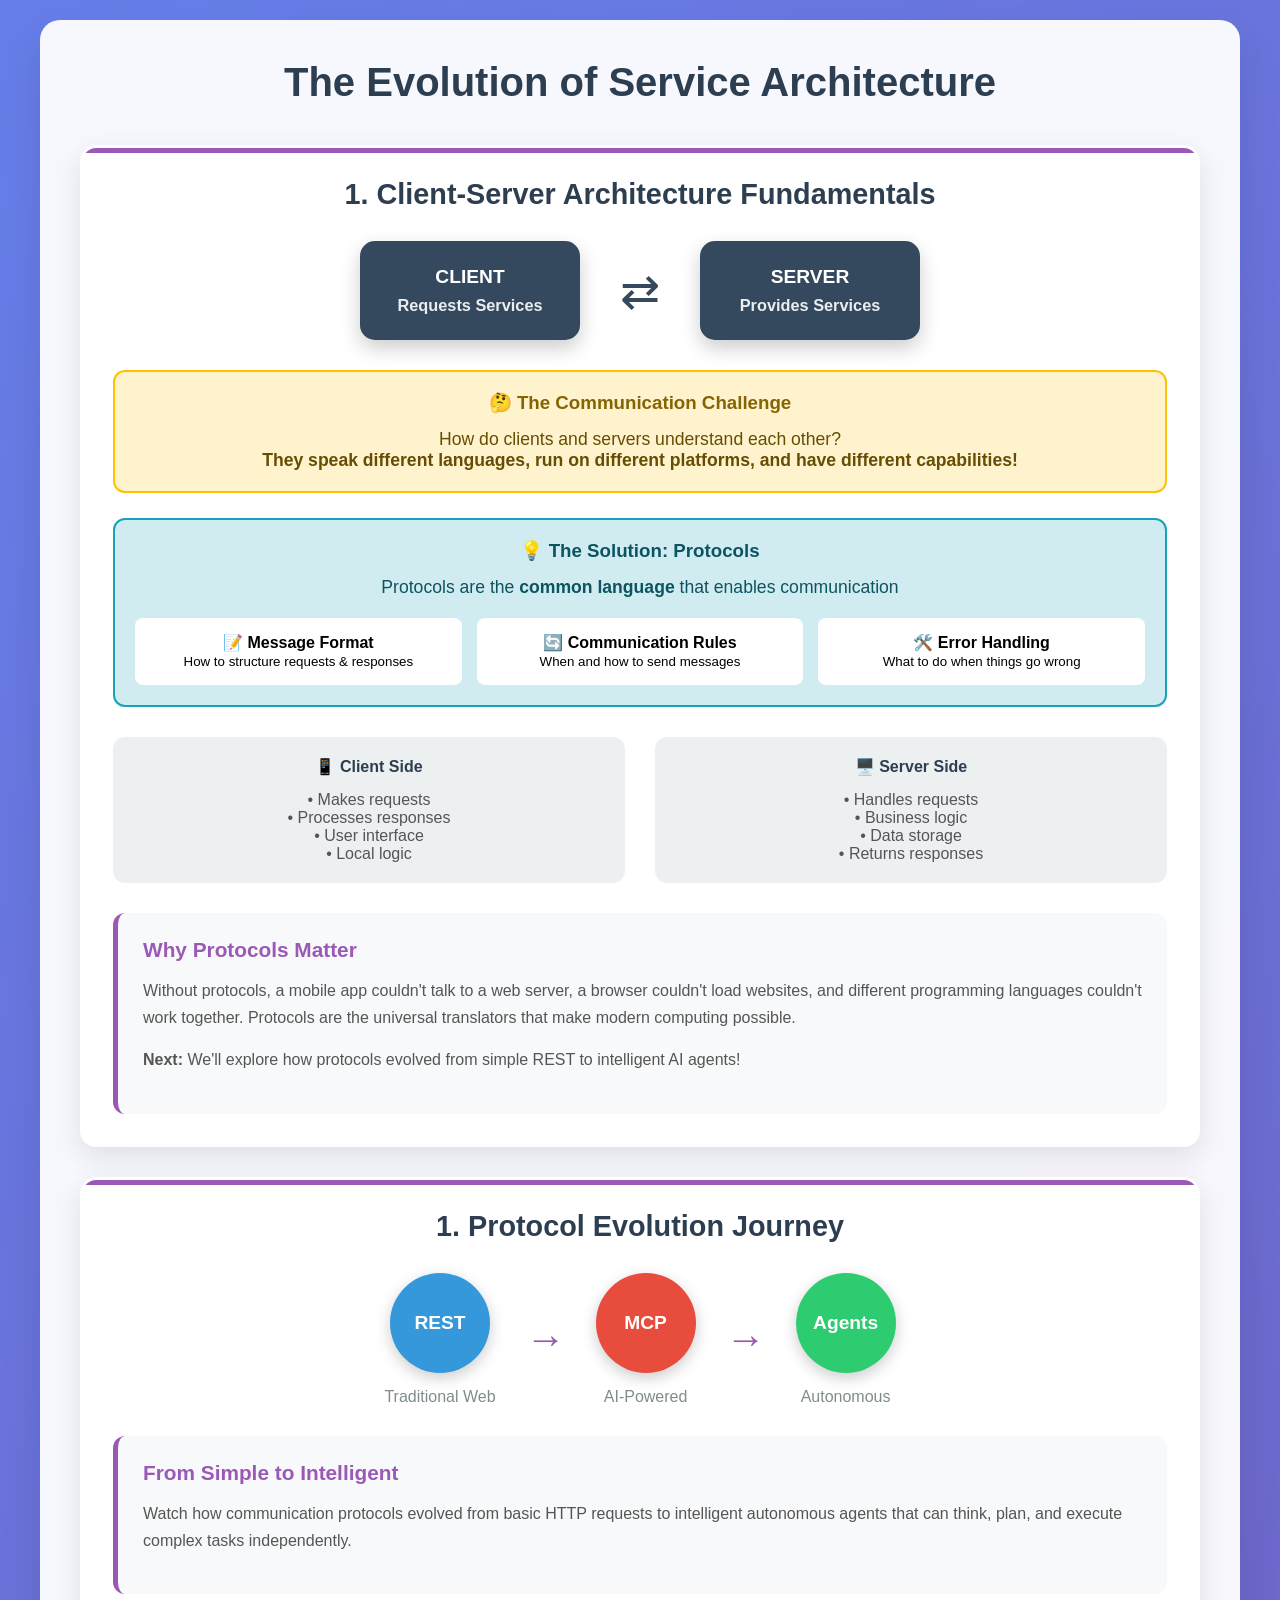
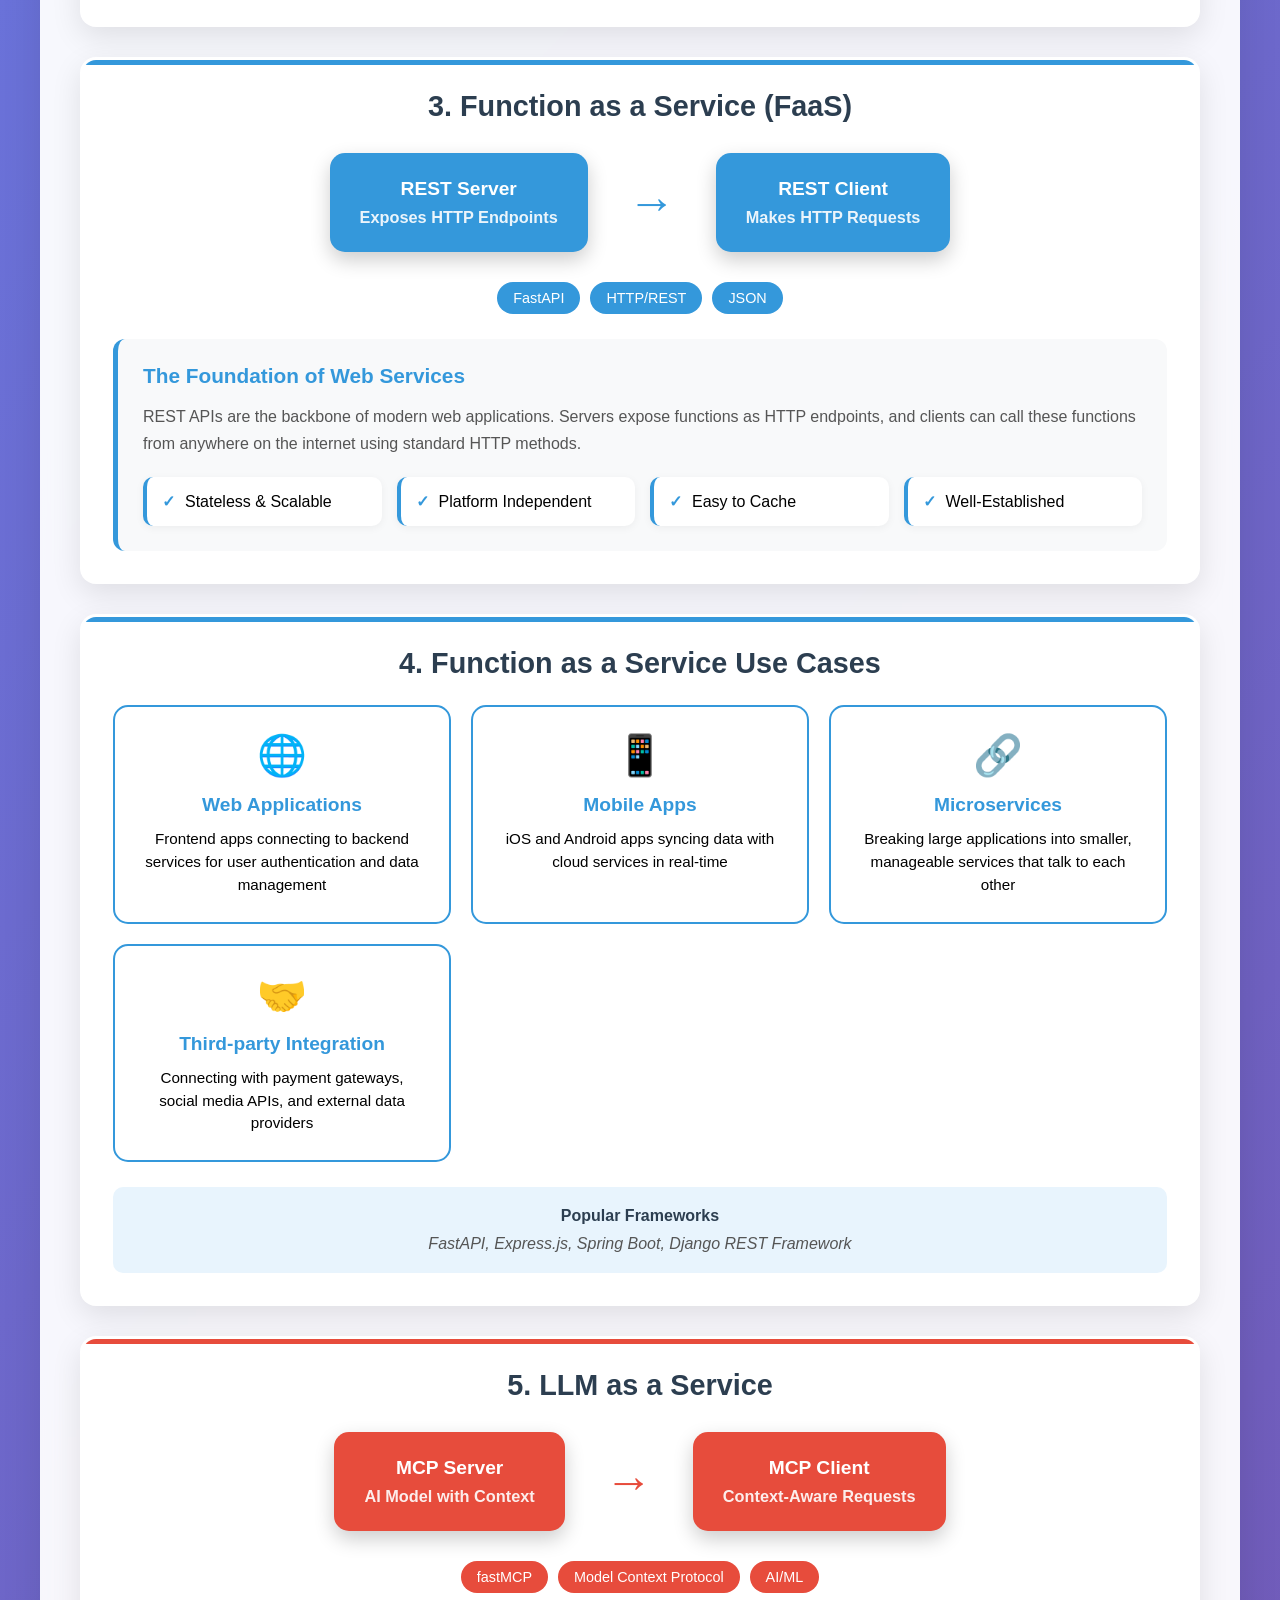
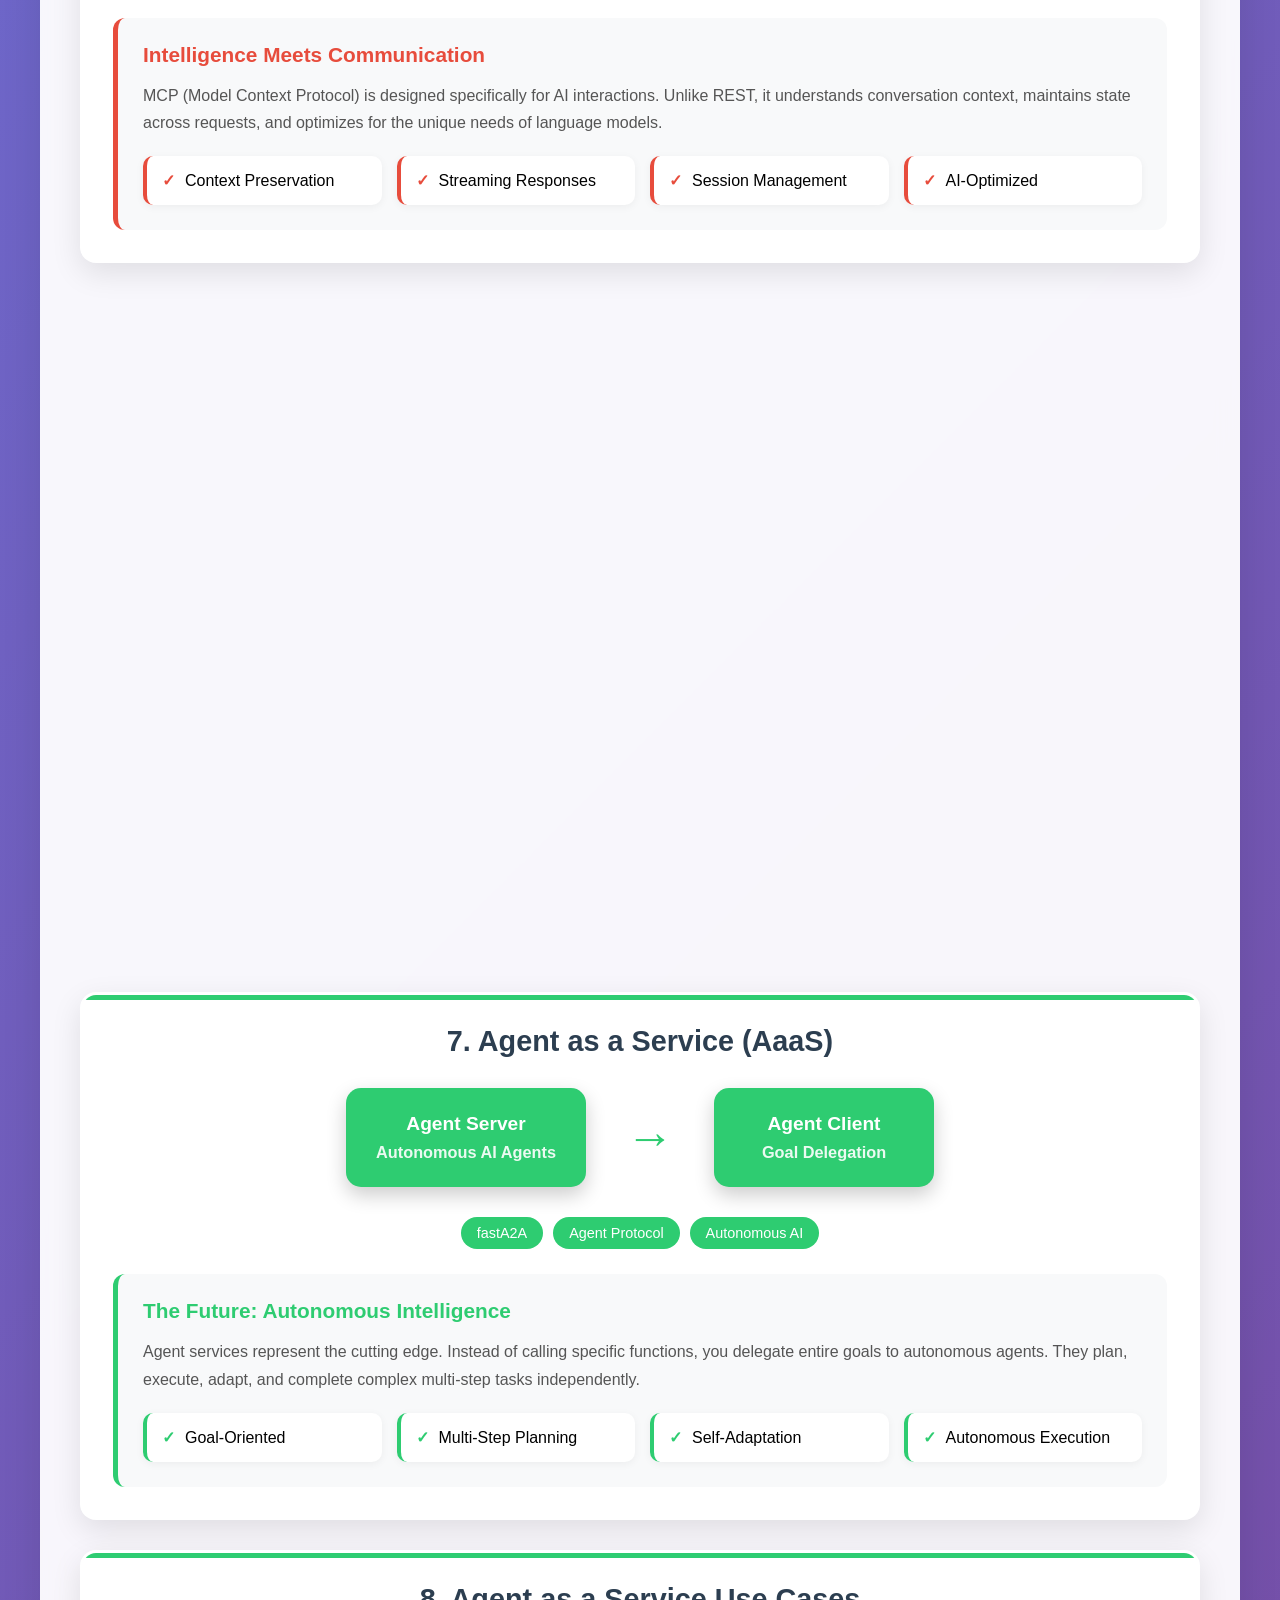
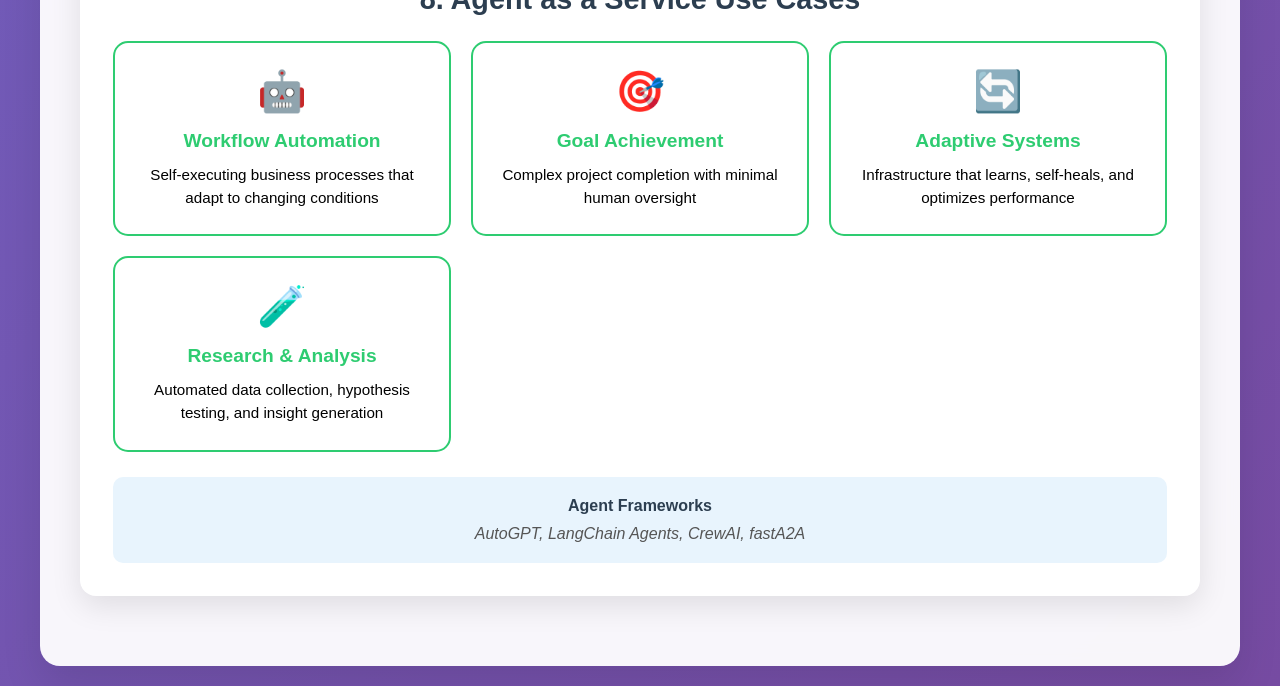
<file: Week12/Day_2/1_agent2agent/service_patterns_illustration.html>
<!DOCTYPE html>
<html lang="en">
<head>
    <meta charset="UTF-8">
    <meta name="viewport" content="width=device-width, initial-scale=1.0">
    <title>Service Architecture Evolution</title>
    <style>
        * {
            margin: 0;
            padding: 0;
            box-sizing: border-box;
        }

        body {
            font-family: 'Segoe UI', Tahoma, Geneva, Verdana, sans-serif;
            background: linear-gradient(135deg, #667eea 0%, #764ba2 100%);
            min-height: 100vh;
            padding: 20px;
        }

        .container {
            max-width: 1200px;
            margin: 0 auto;
            background: rgba(255, 255, 255, 0.95);
            border-radius: 20px;
            padding: 40px;
            box-shadow: 0 20px 40px rgba(0, 0, 0, 0.1);
            backdrop-filter: blur(10px);
        }

        h1 {
            text-align: center;
            color: #2c3e50;
            margin-bottom: 40px;
            font-size: 2.5em;
            font-weight: 700;
        }

        .slide {
            background: white;
            border-radius: 16px;
            padding: 30px;
            margin-bottom: 30px;
            box-shadow: 0 10px 30px rgba(0, 0, 0, 0.1);
            border: 3px solid transparent;
            transition: all 0.3s ease;
            position: relative;
            overflow: hidden;
        }

        .slide::before {
            content: '';
            position: absolute;
            top: 0;
            left: 0;
            right: 0;
            height: 5px;
            background: var(--accent-color);
        }

        .slide:hover {
            transform: translateY(-5px);
            box-shadow: 0 20px 40px rgba(0, 0, 0, 0.15);
        }

        .slide.intro { --accent-color: #9b59b6; }
        .slide.faas { --accent-color: #3498db; }
        .slide.faas-cases { --accent-color: #3498db; }
        .slide.llm { --accent-color: #e74c3c; }
        .slide.llm-cases { --accent-color: #e74c3c; }
        .slide.agent { --accent-color: #2ecc71; }
        .slide.agent-cases { --accent-color: #2ecc71; }

        .slide-title {
            font-size: 1.8em;
            font-weight: 600;
            margin-bottom: 25px;
            color: #2c3e50;
            text-align: center;
        }

        .protocol-evolution {
            display: flex;
            justify-content: center;
            align-items: center;
            gap: 30px;
            margin: 30px 0;
            flex-wrap: wrap;
        }

        .protocol-step {
            text-align: center;
        }

        .protocol-circle {
            background: var(--step-color);
            color: white;
            padding: 20px;
            border-radius: 50%;
            width: 100px;
            height: 100px;
            display: flex;
            align-items: center;
            justify-content: center;
            margin: 0 auto 15px;
            font-size: 1.2em;
            font-weight: bold;
            box-shadow: 0 5px 15px rgba(0, 0, 0, 0.2);
        }

        .protocol-step.step1 { --step-color: #3498db; }
        .protocol-step.step2 { --step-color: #e74c3c; }
        .protocol-step.step3 { --step-color: #2ecc71; }

        .evolution-arrow {
            font-size: 2.5em;
            color: #9b59b6;
            animation: pulse 2s infinite;
        }

        .service-architecture {
            display: flex;
            align-items: center;
            justify-content: center;
            gap: 40px;
            margin: 30px 0;
            flex-wrap: wrap;
        }

        .service-box {
            background: var(--accent-color);
            color: white;
            padding: 25px 30px;
            border-radius: 15px;
            font-weight: 600;
            font-size: 1.2em;
            text-align: center;
            min-width: 220px;
            box-shadow: 0 8px 20px rgba(0, 0, 0, 0.2);
            transition: all 0.3s ease;
        }

        .service-box:hover {
            transform: scale(1.05);
        }

        .service-subtitle {
            font-size: 0.85em;
            margin-top: 8px;
            opacity: 0.9;
        }

        .connection-arrow {
            font-size: 3em;
            color: var(--accent-color);
            animation: flow 2s infinite;
        }

        @keyframes flow {
            0%, 100% { opacity: 0.6; transform: scale(1); }
            50% { opacity: 1; transform: scale(1.1); }
        }

        @keyframes pulse {
            0%, 100% { opacity: 0.6; }
            50% { opacity: 1; }
        }

        .tech-badges {
            display: flex;
            justify-content: center;
            gap: 10px;
            margin: 20px 0;
            flex-wrap: wrap;
        }

        .tech-badge {
            background: var(--accent-color);
            color: white;
            padding: 8px 16px;
            border-radius: 25px;
            font-size: 0.9em;
            font-weight: 500;
        }

        .explanation {
            background: #f8f9fa;
            padding: 25px;
            border-radius: 12px;
            margin-top: 25px;
            border-left: 5px solid var(--accent-color);
        }

        .explanation h3 {
            color: var(--accent-color);
            margin-bottom: 15px;
            font-size: 1.3em;
        }

        .explanation p {
            color: #555;
            line-height: 1.7;
            margin-bottom: 15px;
        }

        .benefits-grid {
            display: grid;
            grid-template-columns: repeat(auto-fit, minmax(200px, 1fr));
            gap: 15px;
            margin-top: 20px;
        }

        .benefit-item {
            background: white;
            padding: 15px;
            border-radius: 10px;
            border-left: 4px solid var(--accent-color);
            box-shadow: 0 2px 8px rgba(0, 0, 0, 0.05);
        }

        .benefit-item::before {
            content: '✓';
            color: var(--accent-color);
            font-weight: bold;
            margin-right: 10px;
        }

        .use-cases-grid {
            display: grid;
            grid-template-columns: repeat(auto-fit, minmax(320px, 1fr));
            gap: 20px;
            margin: 25px 0;
        }

        .use-case-card {
            background: white;
            border: 2px solid var(--accent-color);
            border-radius: 15px;
            padding: 25px;
            text-align: center;
            transition: all 0.3s ease;
            cursor: pointer;
        }

        .use-case-card:hover {
            background: var(--accent-color);
            color: white;
            transform: translateY(-5px);
            box-shadow: 0 15px 30px rgba(0, 0, 0, 0.2);
        }

        .use-case-icon {
            font-size: 2.5em;
            margin-bottom: 15px;
        }

        .use-case-title {
            font-size: 1.2em;
            font-weight: 600;
            margin-bottom: 12px;
            color: var(--accent-color);
        }

        .use-case-card:hover .use-case-title {
            color: white;
        }

        .use-case-description {
            font-size: 0.95em;
            line-height: 1.5;
        }

        .examples-section {
            background: #e8f4fd;
            padding: 20px;
            border-radius: 10px;
            margin-top: 20px;
            text-align: center;
        }

        .examples-section h4 {
            color: #2c3e50;
            margin-bottom: 10px;
        }

        .examples-section p {
            color: #555;
            font-style: italic;
        }

        @media (max-width: 768px) {
            .container {
                padding: 20px;
            }
            
            h1 {
                font-size: 2em;
            }
            
            .service-architecture {
                flex-direction: column;
                gap: 20px;
            }
            
            .connection-arrow {
                transform: rotate(90deg);
            }
            
            .protocol-evolution {
                flex-direction: column;
                gap: 20px;
            }
            
            .evolution-arrow {
                transform: rotate(90deg);
            }
        }
    </style>
</head>
<body>
    <div class="container">
        <h1>The Evolution of Service Architecture</h1>
        
        <!-- Slide 1: Client-Server Architecture Fundamentals -->
        <div class="slide intro">
            <div class="slide-title">1. Client-Server Architecture Fundamentals</div>
            
            <div class="service-architecture">
                <div class="service-box" style="background: #34495e;">
                    <div>CLIENT</div>
                    <div class="service-subtitle">Requests Services</div>
                </div>
                <div class="connection-arrow" style="color: #34495e;">⇄</div>
                <div class="service-box" style="background: #34495e;">
                    <div>SERVER</div>
                    <div class="service-subtitle">Provides Services</div>
                </div>
            </div>
            
            <div style="background: #fff3cd; border: 2px solid #ffc107; border-radius: 12px; padding: 20px; margin: 25px 0; text-align: center;">
                <h3 style="color: #856404; margin-bottom: 15px;">🤔 The Communication Challenge</h3>
                <p style="color: #664d03; font-size: 1.1em; margin: 0;">How do clients and servers understand each other?<br>
                <strong>They speak different languages, run on different platforms, and have different capabilities!</strong></p>
            </div>
            
            <div style="background: #d1ecf1; border: 2px solid #17a2b8; border-radius: 12px; padding: 20px; margin: 25px 0; text-align: center;">
                <h3 style="color: #0c5460; margin-bottom: 15px;">💡 The Solution: Protocols</h3>
                <p style="color: #0c5460; font-size: 1.1em; margin-bottom: 15px;">Protocols are the <strong>common language</strong> that enables communication</p>
                <div style="display: grid; grid-template-columns: repeat(auto-fit, minmax(200px, 1fr)); gap: 15px; margin-top: 20px;">
                    <div style="background: white; padding: 15px; border-radius: 8px;">
                        <strong>📝 Message Format</strong><br>
                        <small>How to structure requests & responses</small>
                    </div>
                    <div style="background: white; padding: 15px; border-radius: 8px;">
                        <strong>🔄 Communication Rules</strong><br>
                        <small>When and how to send messages</small>
                    </div>
                    <div style="background: white; padding: 15px; border-radius: 8px;">
                        <strong>🛠️ Error Handling</strong><br>
                        <small>What to do when things go wrong</small>
                    </div>
                </div>
            </div>
            
            <div style="display: grid; grid-template-columns: 1fr 1fr; gap: 30px; margin: 30px 0;">
                <div style="text-align: center; padding: 20px; background: #ecf0f1; border-radius: 12px;">
                    <h4 style="color: #2c3e50; margin-bottom: 15px;">📱 Client Side</h4>
                    <ul style="list-style: none; padding: 0; color: #555;">
                        <li>• Makes requests</li>
                        <li>• Processes responses</li>
                        <li>• User interface</li>
                        <li>• Local logic</li>
                    </ul>
                </div>
                <div style="text-align: center; padding: 20px; background: #ecf0f1; border-radius: 12px;">
                    <h4 style="color: #2c3e50; margin-bottom: 15px;">🖥️ Server Side</h4>
                    <ul style="list-style: none; padding: 0; color: #555;">
                        <li>• Handles requests</li>
                        <li>• Business logic</li>
                        <li>• Data storage</li>
                        <li>• Returns responses</li>
                    </ul>
                </div>
            </div>
            
            <div class="explanation">
                <h3>Why Protocols Matter</h3>
                <p>Without protocols, a mobile app couldn't talk to a web server, a browser couldn't load websites, and different programming languages couldn't work together. Protocols are the universal translators that make modern computing possible.</p>
                <p style="margin-top: 15px;"><strong>Next:</strong> We'll explore how protocols evolved from simple REST to intelligent AI agents!</p>
            </div>
        </div>

        <!-- Slide 2: Introduction -->
        <div class="slide intro">
            <div class="slide-title">1. Protocol Evolution Journey</div>
            
            <div class="protocol-evolution">
                <div class="protocol-step step1">
                    <div class="protocol-circle">REST</div>
                    <p style="margin: 0; color: #7f8c8d; font-weight: 500;">Traditional Web</p>
                </div>
                
                <div class="evolution-arrow">→</div>
                
                <div class="protocol-step step2">
                    <div class="protocol-circle">MCP</div>
                    <p style="margin: 0; color: #7f8c8d; font-weight: 500;">AI-Powered</p>
                </div>
                
                <div class="evolution-arrow">→</div>
                
                <div class="protocol-step step3">
                    <div class="protocol-circle">Agents</div>
                    <p style="margin: 0; color: #7f8c8d; font-weight: 500;">Autonomous</p>
                </div>
            </div>
            
            <div class="explanation">
                <h3>From Simple to Intelligent</h3>
                <p>Watch how communication protocols evolved from basic HTTP requests to intelligent autonomous agents that can think, plan, and execute complex tasks independently.</p>
            </div>
        </div>

        <!-- Slide 3: Function as a Service -->
        <div class="slide faas">
            <div class="slide-title">3. Function as a Service (FaaS)</div>
            
            <div class="service-architecture">
                <div class="service-box">
                    <div>REST Server</div>
                    <div class="service-subtitle">Exposes HTTP Endpoints</div>
                </div>
                <div class="connection-arrow">→</div>
                <div class="service-box">
                    <div>REST Client</div>
                    <div class="service-subtitle">Makes HTTP Requests</div>
                </div>
            </div>
            
            <div class="tech-badges">
                <span class="tech-badge">FastAPI</span>
                <span class="tech-badge">HTTP/REST</span>
                <span class="tech-badge">JSON</span>
            </div>
            
            <div class="explanation">
                <h3>The Foundation of Web Services</h3>
                <p>REST APIs are the backbone of modern web applications. Servers expose functions as HTTP endpoints, and clients can call these functions from anywhere on the internet using standard HTTP methods.</p>
                
                <div class="benefits-grid">
                    <div class="benefit-item">Stateless & Scalable</div>
                    <div class="benefit-item">Platform Independent</div>
                    <div class="benefit-item">Easy to Cache</div>
                    <div class="benefit-item">Well-Established</div>
                </div>
            </div>
        </div>

        <!-- Slide 4: FaaS Use Cases -->
        <div class="slide faas-cases">
            <div class="slide-title">4. Function as a Service Use Cases</div>
            
            <div class="use-cases-grid">
                <div class="use-case-card">
                    <div class="use-case-icon">🌐</div>
                    <div class="use-case-title">Web Applications</div>
                    <div class="use-case-description">Frontend apps connecting to backend services for user authentication and data management</div>
                </div>
                
                <div class="use-case-card">
                    <div class="use-case-icon">📱</div>
                    <div class="use-case-title">Mobile Apps</div>
                    <div class="use-case-description">iOS and Android apps syncing data with cloud services in real-time</div>
                </div>
                
                <div class="use-case-card">
                    <div class="use-case-icon">🔗</div>
                    <div class="use-case-title">Microservices</div>
                    <div class="use-case-description">Breaking large applications into smaller, manageable services that talk to each other</div>
                </div>
                
                <div class="use-case-card">
                    <div class="use-case-icon">🤝</div>
                    <div class="use-case-title">Third-party Integration</div>
                    <div class="use-case-description">Connecting with payment gateways, social media APIs, and external data providers</div>
                </div>
            </div>
            
            <div class="examples-section">
                <h4>Popular Frameworks</h4>
                <p>FastAPI, Express.js, Spring Boot, Django REST Framework</p>
            </div>
        </div>

        <!-- Slide 5: LLM as a Service -->
        <div class="slide llm">
            <div class="slide-title">5. LLM as a Service</div>
            
            <div class="service-architecture">
                <div class="service-box">
                    <div>MCP Server</div>
                    <div class="service-subtitle">AI Model with Context</div>
                </div>
                <div class="connection-arrow">→</div>
                <div class="service-box">
                    <div>MCP Client</div>
                    <div class="service-subtitle">Context-Aware Requests</div>
                </div>
            </div>
            
            <div class="tech-badges">
                <span class="tech-badge">fastMCP</span>
                <span class="tech-badge">Model Context Protocol</span>
                <span class="tech-badge">AI/ML</span>
            </div>
            
            <div class="explanation">
                <h3>Intelligence Meets Communication</h3>
                <p>MCP (Model Context Protocol) is designed specifically for AI interactions. Unlike REST, it understands conversation context, maintains state across requests, and optimizes for the unique needs of language models.</p>
                
                <div class="benefits-grid">
                    <div class="benefit-item">Context Preservation</div>
                    <div class="benefit-item">Streaming Responses</div>
                    <div class="benefit-item">Session Management</div>
                    <div class="benefit-item">AI-Optimized</div>
                </div>
            </div>
        </div>

        <!-- Slide 6: LLM Use Cases -->
        <div class="slide llm-cases">
            <div class="slide-title">6. LLM as a Service Use Cases</div>
            
            <div class="use-cases-grid">
                <div class="use-case-card">
                    <div class="use-case-icon">💬</div>
                    <div class="use-case-title">Conversational AI</div>
                    <div class="use-case-description">Chatbots and virtual assistants that understand context and provide intelligent responses</div>
                </div>
                
                <div class="use-case-card">
                    <div class="use-case-icon">📝</div>
                    <div class="use-case-title">Content Generation</div>
                    <div class="use-case-description">Automated writing, code generation, and creative content production at scale</div>
                </div>
                
                <div class="use-case-card">
                    <div class="use-case-icon">🔍</div>
                    <div class="use-case-title">Smart Search</div>
                    <div class="use-case-description">Semantic search that understands meaning, not just keywords</div>
                </div>
                
                <div class="use-case-card">
                    <div class="use-case-icon">🧠</div>
                    <div class="use-case-title">Decision Support</div>
                    <div class="use-case-description">AI-powered recommendations and intelligent business insights</div>
                </div>
            </div>
            
            <div class="examples-section">
                <h4>Leading Platforms</h4>
                <p>OpenAI API, Anthropic Claude, Google Gemini, fastMCP</p>
            </div>
        </div>

        <!-- Slide 7: Agent as a Service -->
        <div class="slide agent">
            <div class="slide-title">7. Agent as a Service (AaaS)</div>
            
            <div class="service-architecture">
                <div class="service-box">
                    <div>Agent Server</div>
                    <div class="service-subtitle">Autonomous AI Agents</div>
                </div>
                <div class="connection-arrow">→</div>
                <div class="service-box">
                    <div>Agent Client</div>
                    <div class="service-subtitle">Goal Delegation</div>
                </div>
            </div>
            
            <div class="tech-badges">
                <span class="tech-badge">fastA2A</span>
                <span class="tech-badge">Agent Protocol</span>
                <span class="tech-badge">Autonomous AI</span>
            </div>
            
            <div class="explanation">
                <h3>The Future: Autonomous Intelligence</h3>
                <p>Agent services represent the cutting edge. Instead of calling specific functions, you delegate entire goals to autonomous agents. They plan, execute, adapt, and complete complex multi-step tasks independently.</p>
                
                <div class="benefits-grid">
                    <div class="benefit-item">Goal-Oriented</div>
                    <div class="benefit-item">Multi-Step Planning</div>
                    <div class="benefit-item">Self-Adaptation</div>
                    <div class="benefit-item">Autonomous Execution</div>
                </div>
            </div>
        </div>

        <!-- Slide 8: Agent Use Cases -->
        <div class="slide agent-cases">
            <div class="slide-title">8. Agent as a Service Use Cases</div>
            
            <div class="use-cases-grid">
                <div class="use-case-card">
                    <div class="use-case-icon">🤖</div>
                    <div class="use-case-title">Workflow Automation</div>
                    <div class="use-case-description">Self-executing business processes that adapt to changing conditions</div>
                </div>
                
                <div class="use-case-card">
                    <div class="use-case-icon">🎯</div>
                    <div class="use-case-title">Goal Achievement</div>
                    <div class="use-case-description">Complex project completion with minimal human oversight</div>
                </div>
                
                <div class="use-case-card">
                    <div class="use-case-icon">🔄</div>
                    <div class="use-case-title">Adaptive Systems</div>
                    <div class="use-case-description">Infrastructure that learns, self-heals, and optimizes performance</div>
                </div>
                
                <div class="use-case-card">
                    <div class="use-case-icon">🧪</div>
                    <div class="use-case-title">Research & Analysis</div>
                    <div class="use-case-description">Automated data collection, hypothesis testing, and insight generation</div>
                </div>
            </div>
            
            <div class="examples-section">
                <h4>Agent Frameworks</h4>
                <p>AutoGPT, LangChain Agents, CrewAI, fastA2A</p>
            </div>
        </div>
    </div>

    <script>
        // Add smooth scroll animations
        document.addEventListener('DOMContentLoaded', function() {
            const slides = document.querySelectorAll('.slide');
            
            const observer = new IntersectionObserver((entries) => {
                entries.forEach(entry => {
                    if (entry.isIntersecting) {
                        entry.target.style.animation = 'slideInUp 0.8s ease forwards';
                    }
                });
            }, {
                threshold: 0.1
            });
            
            slides.forEach(slide => {
                slide.style.opacity = '0';
                slide.style.transform = 'translateY(50px)';
                observer.observe(slide);
            });
        });

        // Add CSS animation
        const style = document.createElement('style');
        style.textContent = `
            @keyframes slideInUp {
                to {
                    opacity: 1;
                    transform: translateY(0);
                }
            }
        `;
        document.head.appendChild(style);
    </script>
</body>
</html>
</file>
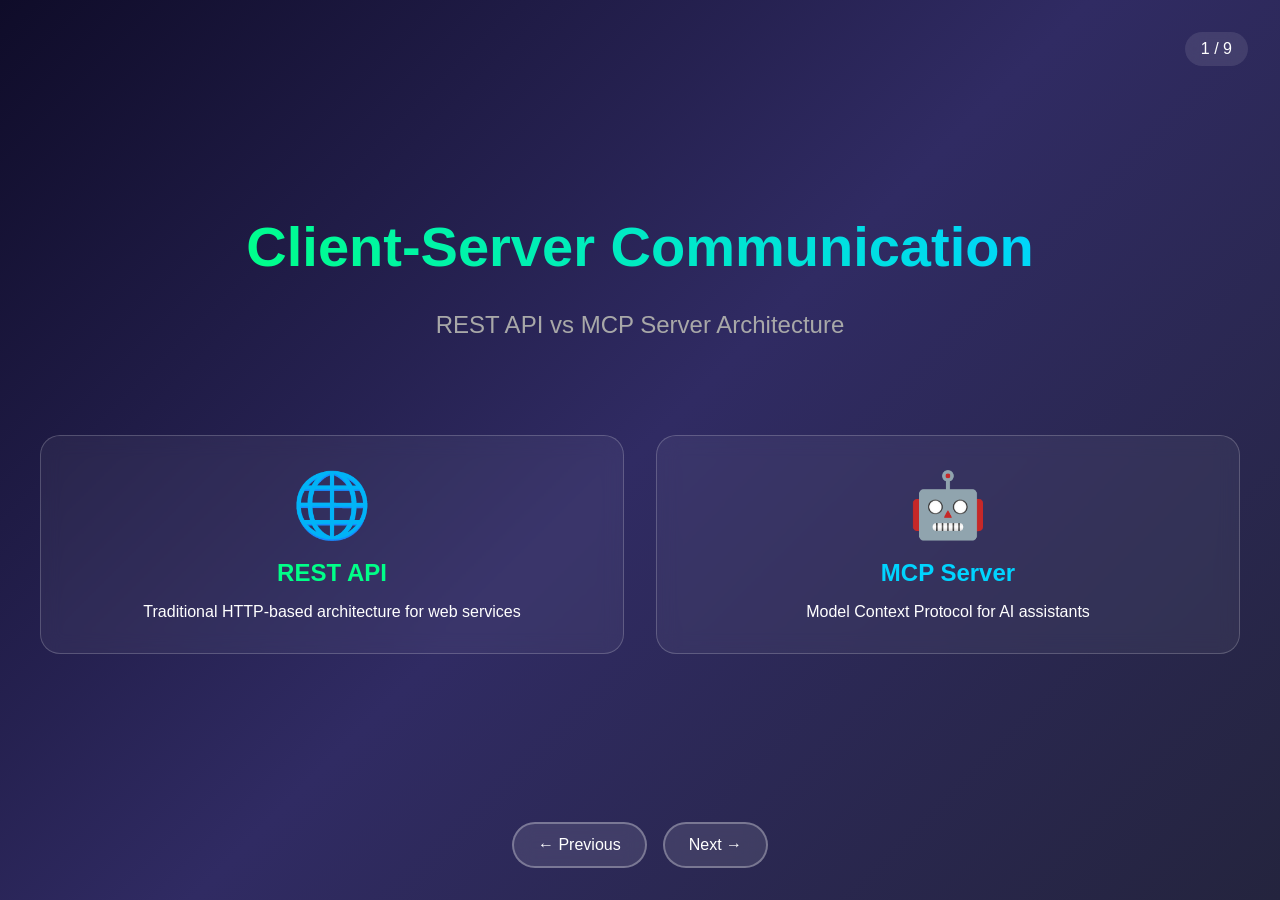
<file: Week12/Day_2/mcp/2_mcp-rest-comparison_1.html>
<!DOCTYPE html>
<html lang="en">
<head>
    <meta charset="UTF-8">
    <meta name="viewport" content="width=device-width, initial-scale=1.0">
    <title>REST API vs MCP: Visual Guide</title>
    <style>
        * {
            margin: 0;
            padding: 0;
            box-sizing: border-box;
        }

        body {
            font-family: -apple-system, BlinkMacSystemFont, 'Segoe UI', Roboto, sans-serif;
            background: #0a0a0a;
            color: #ffffff;
            overflow: hidden;
            height: 100vh;
        }

        /* Slide Container */
        .slide-container {
            height: 100vh;
            width: 100vw;
            overflow: hidden;
            position: relative;
        }

        .slide {
            height: 100vh;
            width: 100vw;
            position: absolute;
            top: 0;
            left: 0;
            display: flex;
            flex-direction: column;
            justify-content: center;
            align-items: center;
            padding: 2rem;
            opacity: 0;
            transform: translateX(100%);
            transition: all 0.5s ease;
            background: linear-gradient(135deg, #0f0c29 0%, #302b63 50%, #24243e 100%);
        }

        .slide.active {
            opacity: 1;
            transform: translateX(0);
        }

        .slide.prev {
            transform: translateX(-100%);
        }

        /* Navigation */
        .nav-controls {
            position: fixed;
            bottom: 2rem;
            left: 50%;
            transform: translateX(-50%);
            display: flex;
            gap: 1rem;
            z-index: 100;
        }

        .nav-btn {
            background: rgba(255, 255, 255, 0.1);
            border: 2px solid rgba(255, 255, 255, 0.3);
            color: white;
            padding: 0.75rem 1.5rem;
            border-radius: 30px;
            cursor: pointer;
            transition: all 0.3s ease;
            font-size: 1rem;
            backdrop-filter: blur(10px);
        }

        .nav-btn:hover {
            background: rgba(255, 255, 255, 0.2);
            transform: translateY(-2px);
            box-shadow: 0 5px 20px rgba(255, 255, 255, 0.2);
        }

        .slide-indicator {
            position: fixed;
            top: 2rem;
            right: 2rem;
            background: rgba(255, 255, 255, 0.1);
            padding: 0.5rem 1rem;
            border-radius: 20px;
            backdrop-filter: blur(10px);
        }

        /* Slide Content Styles */
        .slide-title {
            font-size: 3.5rem;
            margin-bottom: 2rem;
            text-align: center;
            background: linear-gradient(45deg, #00ff88, #00d4ff);
            -webkit-background-clip: text;
            -webkit-text-fill-color: transparent;
        }

        .slide-subtitle {
            font-size: 1.5rem;
            color: #a8a8a8;
            text-align: center;
            margin-bottom: 3rem;
            max-width: 800px;
        }

        /* Visual Communication Diagram */
        .comm-diagram {
            width: 100%;
            max-width: 1200px;
            height: 400px;
            position: relative;
            margin: 2rem 0;
        }

        .comm-box {
            position: absolute;
            background: rgba(255, 255, 255, 0.1);
            backdrop-filter: blur(10px);
            border: 2px solid rgba(255, 255, 255, 0.3);
            border-radius: 20px;
            padding: 2rem;
            transition: all 0.3s ease;
            text-align: center;
        }

        .client-box {
            left: 0;
            top: 50%;
            transform: translateY(-50%);
            width: 250px;
            background: linear-gradient(135deg, rgba(0, 255, 136, 0.2), rgba(0, 255, 136, 0.1));
            border-color: #00ff88;
        }

        .server-box {
            right: 0;
            top: 50%;
            transform: translateY(-50%);
            width: 250px;
            background: linear-gradient(135deg, rgba(0, 212, 255, 0.2), rgba(0, 212, 255, 0.1));
            border-color: #00d4ff;
        }

        .comm-channel {
            position: absolute;
            left: 280px;
            right: 280px;
            top: 50%;
            transform: translateY(-50%);
            height: 100px;
            display: flex;
            flex-direction: column;
            justify-content: center;
            align-items: center;
        }

        .data-flow {
            width: 100%;
            height: 4px;
            background: rgba(255, 255, 255, 0.1);
            position: relative;
            overflow: hidden;
            border-radius: 2px;
        }

        .data-packet {
            position: absolute;
            height: 100%;
            width: 50px;
            background: linear-gradient(90deg, transparent, #00ff88, transparent);
            animation: none;
        }

        .data-packet.animate-request {
            animation: flowRight 2s ease-in-out;
        }

        .data-packet.animate-response {
            animation: flowLeft 2s ease-in-out;
        }

        @keyframes flowRight {
            from { left: -50px; }
            to { left: 100%; }
        }

        @keyframes flowLeft {
            from { right: -50px; }
            to { right: 100%; }
        }

        /* Message Bubbles */
        .message {
            background: rgba(255, 255, 255, 0.1);
            padding: 1rem 1.5rem;
            border-radius: 15px;
            margin: 0.5rem 0;
            font-family: monospace;
            font-size: 0.9rem;
            opacity: 0;
            transform: translateY(20px);
            transition: all 0.3s ease;
        }

        .message.show {
            opacity: 1;
            transform: translateY(0);
        }

        .request-msg {
            background: linear-gradient(135deg, rgba(0, 255, 136, 0.2), rgba(0, 255, 136, 0.1));
            border: 1px solid #00ff88;
        }

        .response-msg {
            background: linear-gradient(135deg, rgba(0, 212, 255, 0.2), rgba(0, 212, 255, 0.1));
            border: 1px solid #00d4ff;
        }

        /* Feature Cards */
        .feature-grid {
            display: grid;
            grid-template-columns: repeat(auto-fit, minmax(300px, 1fr));
            gap: 2rem;
            max-width: 1200px;
            width: 100%;
            margin: 2rem 0;
        }

        .feature-card {
            background: rgba(255, 255, 255, 0.05);
            backdrop-filter: blur(10px);
            border: 1px solid rgba(255, 255, 255, 0.2);
            border-radius: 20px;
            padding: 2rem;
            transition: all 0.3s ease;
        }

        .feature-card:hover {
            transform: translateY(-5px);
            box-shadow: 0 10px 30px rgba(0, 0, 0, 0.3);
        }

        /* Comparison Cards */
        .comparison-container {
            display: grid;
            grid-template-columns: 1fr 1fr;
            gap: 3rem;
            max-width: 1200px;
            width: 100%;
            margin: 2rem 0;
        }

        .tech-card {
            background: rgba(255, 255, 255, 0.05);
            backdrop-filter: blur(10px);
            border-radius: 20px;
            padding: 2rem;
            border: 2px solid rgba(255, 255, 255, 0.2);
            transition: all 0.3s ease;
        }

        .rest-card {
            border-color: #00ff88;
            background: linear-gradient(135deg, rgba(0, 255, 136, 0.1), transparent);
        }

        .mcp-card {
            border-color: #00d4ff;
            background: linear-gradient(135deg, rgba(0, 212, 255, 0.1), transparent);
        }

        /* Icons */
        .big-icon {
            font-size: 4rem;
            margin-bottom: 1rem;
            display: block;
            text-align: center;
        }

        /* Code Examples */
        .code-example {
            background: #1a1a2e;
            border-radius: 10px;
            padding: 1.5rem;
            margin: 1rem 0;
            font-family: 'Courier New', monospace;
            font-size: 0.9rem;
            border: 1px solid rgba(255, 255, 255, 0.1);
            overflow-x: auto;
        }

        /* Animated Steps */
        .step-container {
            max-width: 800px;
            width: 100%;
            margin: 2rem 0;
        }

        .step {
            background: rgba(255, 255, 255, 0.05);
            border-left: 4px solid #00ff88;
            padding: 1.5rem;
            margin: 1rem 0;
            border-radius: 0 10px 10px 0;
            opacity: 0;
            transform: translateX(-20px);
            transition: all 0.3s ease;
        }

        .step.show {
            opacity: 1;
            transform: translateX(0);
        }

        .step-number {
            display: inline-block;
            background: #00ff88;
            color: #1a1a2e;
            width: 30px;
            height: 30px;
            border-radius: 50%;
            text-align: center;
            line-height: 30px;
            font-weight: bold;
            margin-right: 1rem;
        }

        /* Interactive Demo */
        .demo-btn {
            background: linear-gradient(45deg, #00ff88, #00d4ff);
            border: none;
            color: #1a1a2e;
            padding: 1rem 2rem;
            border-radius: 30px;
            font-size: 1.1rem;
            font-weight: bold;
            cursor: pointer;
            transition: all 0.3s ease;
            margin: 1rem;
        }

        .demo-btn:hover {
            transform: translateY(-2px);
            box-shadow: 0 10px 30px rgba(0, 255, 136, 0.4);
        }

        /* Natural Language Demo */
        .nl-demo {
            background: rgba(255, 255, 255, 0.05);
            border-radius: 20px;
            padding: 2rem;
            max-width: 800px;
            width: 100%;
            margin: 2rem 0;
        }

        .chat-bubble {
            background: rgba(255, 255, 255, 0.1);
            border-radius: 15px;
            padding: 1rem 1.5rem;
            margin: 1rem 0;
            position: relative;
            max-width: 70%;
        }

        .user-bubble {
            background: linear-gradient(135deg, rgba(0, 255, 136, 0.3), rgba(0, 255, 136, 0.1));
            margin-left: auto;
            text-align: right;
        }

        .ai-bubble {
            background: linear-gradient(135deg, rgba(0, 212, 255, 0.3), rgba(0, 212, 255, 0.1));
            margin-right: auto;
        }

        /* Responsive */
        @media (max-width: 768px) {
            .slide-title {
                font-size: 2rem;
            }
            
            .comparison-container {
                grid-template-columns: 1fr;
            }
            
            .comm-diagram {
                height: 600px;
            }
            
            .client-box, .server-box {
                width: 200px;
                padding: 1rem;
            }
            
            .comm-channel {
                left: 220px;
                right: 220px;
            }
        }

        /* Pulse Animation */
        @keyframes pulse {
            0% { transform: scale(1); }
            50% { transform: scale(1.05); }
            100% { transform: scale(1); }
        }

        .pulse {
            animation: pulse 2s infinite;
        }

        /* Loading Animation */
        .loading {
            display: inline-block;
            width: 20px;
            height: 20px;
            border: 3px solid rgba(255, 255, 255, 0.3);
            border-radius: 50%;
            border-top-color: #00ff88;
            animation: spin 1s ease-in-out infinite;
        }

        @keyframes spin {
            to { transform: rotate(360deg); }
        }
    </style>
</head>
<body>
    <div class="slide-container">
        <!-- Slide 1: Title -->
        <div class="slide active">
            <h1 class="slide-title">Client-Server Communication</h1>
            <p class="slide-subtitle">REST API vs MCP Server Architecture</p>
            <div class="feature-grid" style="margin-top: 3rem;">
                <div class="feature-card">
                    <span class="big-icon">🌐</span>
                    <h2 style="color: #00ff88; text-align: center;">REST API</h2>
                    <p style="text-align: center; margin-top: 1rem;">Traditional HTTP-based architecture for web services</p>
                </div>
                <div class="feature-card">
                    <span class="big-icon">🤖</span>
                    <h2 style="color: #00d4ff; text-align: center;">MCP Server</h2>
                    <p style="text-align: center; margin-top: 1rem;">Model Context Protocol for AI assistants</p>
                </div>
            </div>
        </div>

        <!-- Slide 2: Client-Server Basics -->
        <div class="slide">
            <h2 class="slide-title">What is Client-Server Communication?</h2>
            <div class="comm-diagram">
                <div class="comm-box client-box">
                    <h3>Client</h3>
                    <p>Requests Services</p>
                    <small>Browser, App, AI</small>
                </div>
                <div class="comm-channel">
                    <div style="margin-bottom: 1rem;">Request →</div>
                    <div class="data-flow">
                        <div class="data-packet" id="basicPacket"></div>
                    </div>
                    <div style="margin-top: 1rem;">← Response</div>
                </div>
                <div class="comm-box server-box">
                    <h3>Server</h3>
                    <p>Provides Services</p>
                    <small>API, Database, Tools</small>
                </div>
            </div>
            <button class="demo-btn" onclick="animateBasicFlow()">See Communication Flow</button>
        </div>

        <!-- Slide 3: REST API Communication -->
        <div class="slide">
            <h2 class="slide-title">REST API Communication</h2>
            <div class="comm-diagram">
                <div class="comm-box client-box">
                    <h3>HTTP Client</h3>
                    <p>Web Browser</p>
                    <p>Mobile App</p>
                </div>
                <div class="comm-channel">
                    <div class="message request-msg" id="restReq">
                        GET /add?a=5&b=3
                    </div>
                    <div class="data-flow">
                        <div class="data-packet" id="restPacket"></div>
                    </div>
                    <div class="message response-msg" id="restRes">
                        {"result": 8}
                    </div>
                </div>
                <div class="comm-box server-box">
                    <h3>REST Server</h3>
                    <p>FastAPI</p>
                    <p>Port: 9321</p>
                </div>
            </div>
            <div class="step-container">
                <div class="step" id="restStep1">
                    <span class="step-number">1</span>
                    Client creates HTTP request with specific URL and parameters
                </div>
                <div class="step" id="restStep2">
                    <span class="step-number">2</span>
                    Server receives request at endpoint (e.g., /add)
                </div>
                <div class="step" id="restStep3">
                    <span class="step-number">3</span>
                    Server processes request and returns JSON response
                </div>
                <div class="step" id="restStep4">
                    <span class="step-number">4</span>
                    Client receives response and extracts data
                </div>
            </div>
            <button class="demo-btn" onclick="animateRESTFlow()">Animate REST Flow</button>
        </div>

        <!-- Slide 4: MCP Communication -->
        <div class="slide">
            <h2 class="slide-title">MCP Server Communication</h2>
            <div class="comm-diagram">
                <div class="comm-box client-box">
                    <h3>AI Assistant</h3>
                    <p>Claude/ChatGPT</p>
                    <p>Natural Language</p>
                </div>
                <div class="comm-channel">
                    <div class="message request-msg" id="mcpReq">
                        "Add 5 and 3"
                    </div>
                    <div class="data-flow">
                        <div class="data-packet" id="mcpPacket"></div>
                    </div>
                    <div class="message response-msg" id="mcpRes">
                        add(5, 3) → 8
                    </div>
                </div>
                <div class="comm-box server-box">
                    <h3>MCP Server</h3>
                    <p>FastMCP</p>
                    <p>Tools Available</p>
                </div>
            </div>
            <div class="step-container">
                <div class="step" id="mcpStep1">
                    <span class="step-number">1</span>
                    User asks in natural language: "Can you add 5 and 3?"
                </div>
                <div class="step" id="mcpStep2">
                    <span class="step-number">2</span>
                    AI understands intent and discovers available tools
                </div>
                <div class="step" id="mcpStep3">
                    <span class="step-number">3</span>
                    AI calls the appropriate tool: add(5, 3)
                </div>
                <div class="step" id="mcpStep4">
                    <span class="step-number">4</span>
                    Server executes tool and returns result to AI
                </div>
            </div>
            <button class="demo-btn" onclick="animateMCPFlow()">Animate MCP Flow</button>
        </div>

        <!-- Slide 5: Key Differences -->
        <div class="slide">
            <h2 class="slide-title">Key Differences</h2>
            <div class="comparison-container">
                <div class="tech-card rest-card">
                    <h3 style="color: #00ff88; text-align: center; font-size: 1.5rem;">REST API</h3>
                    <div class="code-example">
                        <strong>Request Format:</strong><br>
                        GET /add?a=5&b=3<br><br>
                        <strong>Must know:</strong><br>
                        • Exact endpoint URL<br>
                        • Parameter names<br>
                        • HTTP method
                    </div>
                    <p style="margin-top: 1rem;">❌ No natural language</p>
                    <p>❌ No context between requests</p>
                    <p>✅ Fast and predictable</p>
                    <p>✅ Works everywhere</p>
                </div>
                <div class="tech-card mcp-card">
                    <h3 style="color: #00d4ff; text-align: center; font-size: 1.5rem;">MCP Server</h3>
                    <div class="code-example">
                        <strong>Request Format:</strong><br>
                        "Please add 5 and 3"<br>
                        "What's 5 + 3?"<br>
                        "Sum of five and three"
                    </div>
                    <p style="margin-top: 1rem;">✅ Natural language support</p>
                    <p>✅ Context awareness</p>
                    <p>✅ AI understands intent</p>
                    <p>✅ Tool discovery</p>
                </div>
            </div>
        </div>

        <!-- Slide 6: Natural Language Demo -->
        <div class="slide">
            <h2 class="slide-title">Natural Language vs Structured</h2>
            <div class="comparison-container">
                <div>
                    <h3 style="color: #00ff88; text-align: center;">REST API</h3>
                    <div class="nl-demo">
                        <div class="chat-bubble user-bubble">
                            "Can you add 5 and 3?"
                        </div>
                        <div class="chat-bubble" style="background: rgba(255, 0, 110, 0.2); border: 1px solid #ff006e;">
                            ❌ Error: Invalid request format
                        </div>
                        <p style="margin-top: 2rem; text-align: center;">Must use:</p>
                        <div class="code-example">
                            GET http://localhost:9321/add?a=5&b=3
                        </div>
                    </div>
                </div>
                <div>
                    <h3 style="color: #00d4ff; text-align: center;">MCP Server</h3>
                    <div class="nl-demo">
                        <div class="chat-bubble user-bubble">
                            "Can you add 5 and 3?"
                        </div>
                        <div class="chat-bubble ai-bubble">
                            I'll add those for you.<br>
                            Using: add(5, 3)<br>
                            Result: 8
                        </div>
                        <p style="margin-top: 2rem; text-align: center;">AI handles everything!</p>
                    </div>
                </div>
            </div>
        </div>

        <!-- Slide 7: Stateless Comparison -->
        <div class="slide">
            <h2 class="slide-title">Stateless Behavior</h2>
            <div class="comparison-container">
                <div>
                    <h3 style="color: #00ff88; text-align: center;">REST API - No Memory</h3>
                    <div class="code-example">
                        <strong>Request 1:</strong> GET /add?a=10&b=5<br>
                        Response: {"result": 15}<br><br>
                        <strong>Request 2:</strong> GET /add?a=result&b=3<br>
                        <span style="color: #ff006e;">Error: 'result' is not a number</span>
                    </div>
                    <p style="text-align: center; margin-top: 1rem;">
                        Each request is completely independent
                    </p>
                </div>
                <div>
                    <h3 style="color: #00d4ff; text-align: center;">MCP - Context Aware</h3>
                    <div class="code-example">
                        <strong>User:</strong> "Add 10 and 5"<br>
                        AI: add(10, 5) → 15<br><br>
                        <strong>User:</strong> "Now add 3 to that"<br>
                        <span style="color: #00ff88;">AI: add(15, 3) → 18</span>
                    </div>
                    <p style="text-align: center; margin-top: 1rem;">
                        AI maintains conversation context
                    </p>
                </div>
            </div>
        </div>

        <!-- Slide 8: Use Cases -->
        <div class="slide">
            <h2 class="slide-title">When to Use Each?</h2>
            <div class="feature-grid">
                <div class="feature-card">
                    <h3 style="color: #00ff88;">Use REST API When:</h3>
                    <ul style="list-style: none; padding: 0; line-height: 2;">
                        <li>✓ Building web applications</li>
                        <li>✓ Mobile app backends</li>
                        <li>✓ System integrations</li>
                        <li>✓ Public APIs</li>
                        <li>✓ Need maximum compatibility</li>
                    </ul>
                </div>
                <div class="feature-card">
                    <h3 style="color: #00d4ff;">Use MCP When:</h3>
                    <ul style="list-style: none; padding: 0; line-height: 2;">
                        <li>✓ AI assistant integration</li>
                        <li>✓ Natural language interfaces</li>
                        <li>✓ Context-aware applications</li>
                        <li>✓ Tool-based architectures</li>
                        <li>✓ Conversational systems</li>
                    </ul>
                </div>
            </div>
        </div>

        <!-- Slide 9: Summary -->
        <div class="slide">
            <h2 class="slide-title">Summary</h2>
            <div style="max-width: 1000px; text-align: center;">
                <div class="feature-grid">
                    <div class="feature-card">
                        <span class="big-icon">🌐</span>
                        <h3>REST API</h3>
                        <p>Structured, stateless HTTP communication for traditional applications</p>
                    </div>
                    <div class="feature-card">
                        <span class="big-icon">🤖</span>
                        <h3>MCP Server</h3>
                        <p>Natural language enabled protocol for AI-powered interactions</p>
                    </div>
                </div>
                <div style="margin-top: 3rem;">
                    <h3 style="color: #00ff88; margin-bottom: 1rem;">The Future is Hybrid!</h3>
                    <p style="font-size: 1.2rem; color: #a8a8a8;">
                        Many modern applications will use both:<br>
                        REST APIs for system integration and MCP for user interaction
                    </p>
                </div>
            </div>
        </div>
    </div>

    <!-- Navigation -->
    <div class="nav-controls">
        <button class="nav-btn" onclick="previousSlide()">← Previous</button>
        <button class="nav-btn" onclick="nextSlide()">Next →</button>
    </div>

    <div class="slide-indicator">
        <span id="currentSlide">1</span> / <span id="totalSlides">9</span>
    </div>

    <script>
        let currentSlide = 0;
        const slides = document.querySelectorAll('.slide');
        const totalSlides = slides.length;

        document.getElementById('totalSlides').textContent = totalSlides;

        function showSlide(n) {
            slides.forEach((slide, index) => {
                slide.classList.remove('active', 'prev');
                if (index < n) slide.classList.add('prev');
                if (index === n) slide.classList.add('active');
            });
            currentSlide = n;
            document.getElementById('currentSlide').textContent = n + 1;
        }

        function nextSlide() {
            if (currentSlide < totalSlides - 1) {
                showSlide(currentSlide + 1);
            }
        }

        function previousSlide() {
            if (currentSlide > 0) {
                showSlide(currentSlide - 1);
            }
        }

        // Keyboard navigation
        document.addEventListener('keydown', (e) => {
            if (e.key === 'ArrowRight') nextSlide();
            if (e.key === 'ArrowLeft') previousSlide();
        });

        // Animation functions
        function animateBasicFlow() {
            const packet = document.getElementById('basicPacket');
            packet.classList.remove('animate-request', 'animate-response');
            void packet.offsetWidth;
            packet.classList.add('animate-request');
            
            setTimeout(() => {
                packet.classList.remove('animate-request');
                void packet.offsetWidth;
                packet.classList.add('animate-response');
            }, 2500);
        }

        function animateRESTFlow() {
            const steps = ['restStep1', 'restStep2', 'restStep3', 'restStep4'];
            const packet = document.getElementById('restPacket');
            const req = document.getElementById('restReq');
            const res = document.getElementById('restRes');
            
            // Reset
            steps.forEach(id => document.getElementById(id).classList.remove('show'));
            req.classList.remove('show');
            res.classList.remove('show');
            packet.classList.remove('animate-request', 'animate-response');
            
            // Animate steps
            steps.forEach((id, index) => {
                setTimeout(() => {
                    document.getElementById(id).classList.add('show');
                    if (index === 0) {
                        req.classList.add('show');
                        packet.classList.add('animate-request');
                    }
                    if (index === 2) {
                        res.classList.add('show');
                        packet.classList.remove('animate-request');
                        packet.classList.add('animate-response');
                    }
                }, index * 800);
            });
        }

        function animateMCPFlow() {
            const steps = ['mcpStep1', 'mcpStep2', 'mcpStep3', 'mcpStep4'];
            const packet = document.getElementById('mcpPacket');
            const req = document.getElementById('mcpReq');
            const res = document.getElementById('mcpRes');
            
            // Reset
            steps.forEach(id => document.getElementById(id).classList.remove('show'));
            req.classList.remove('show');
            res.classList.remove('show');
            packet.classList.remove('animate-request', 'animate-response');
            
            // Animate steps
            steps.forEach((id, index) => {
                setTimeout(() => {
                    document.getElementById(id).classList.add('show');
                    if (index === 0) {
                        req.classList.add('show');
                    }
                    if (index === 2) {
                        packet.classList.add('animate-request');
                    }
                    if (index === 3) {
                        res.classList.add('show');
                        packet.classList.remove('animate-request');
                        packet.classList.add('animate-response');
                    }
                }, index * 800);
            });
        }

        // Touch support for mobile
        let touchStartX = 0;
        let touchEndX = 0;

        document.addEventListener('touchstart', (e) => {
            touchStartX = e.changedTouches[0].screenX;
        });

        document.addEventListener('touchend', (e) => {
            touchEndX = e.changedTouches[0].screenX;
            handleSwipe();
        });

        function handleSwipe() {
            if (touchEndX < touchStartX - 50) nextSlide();
            if (touchEndX > touchStartX + 50) previousSlide();
        }
    </script>
</body>
</html>
</file>
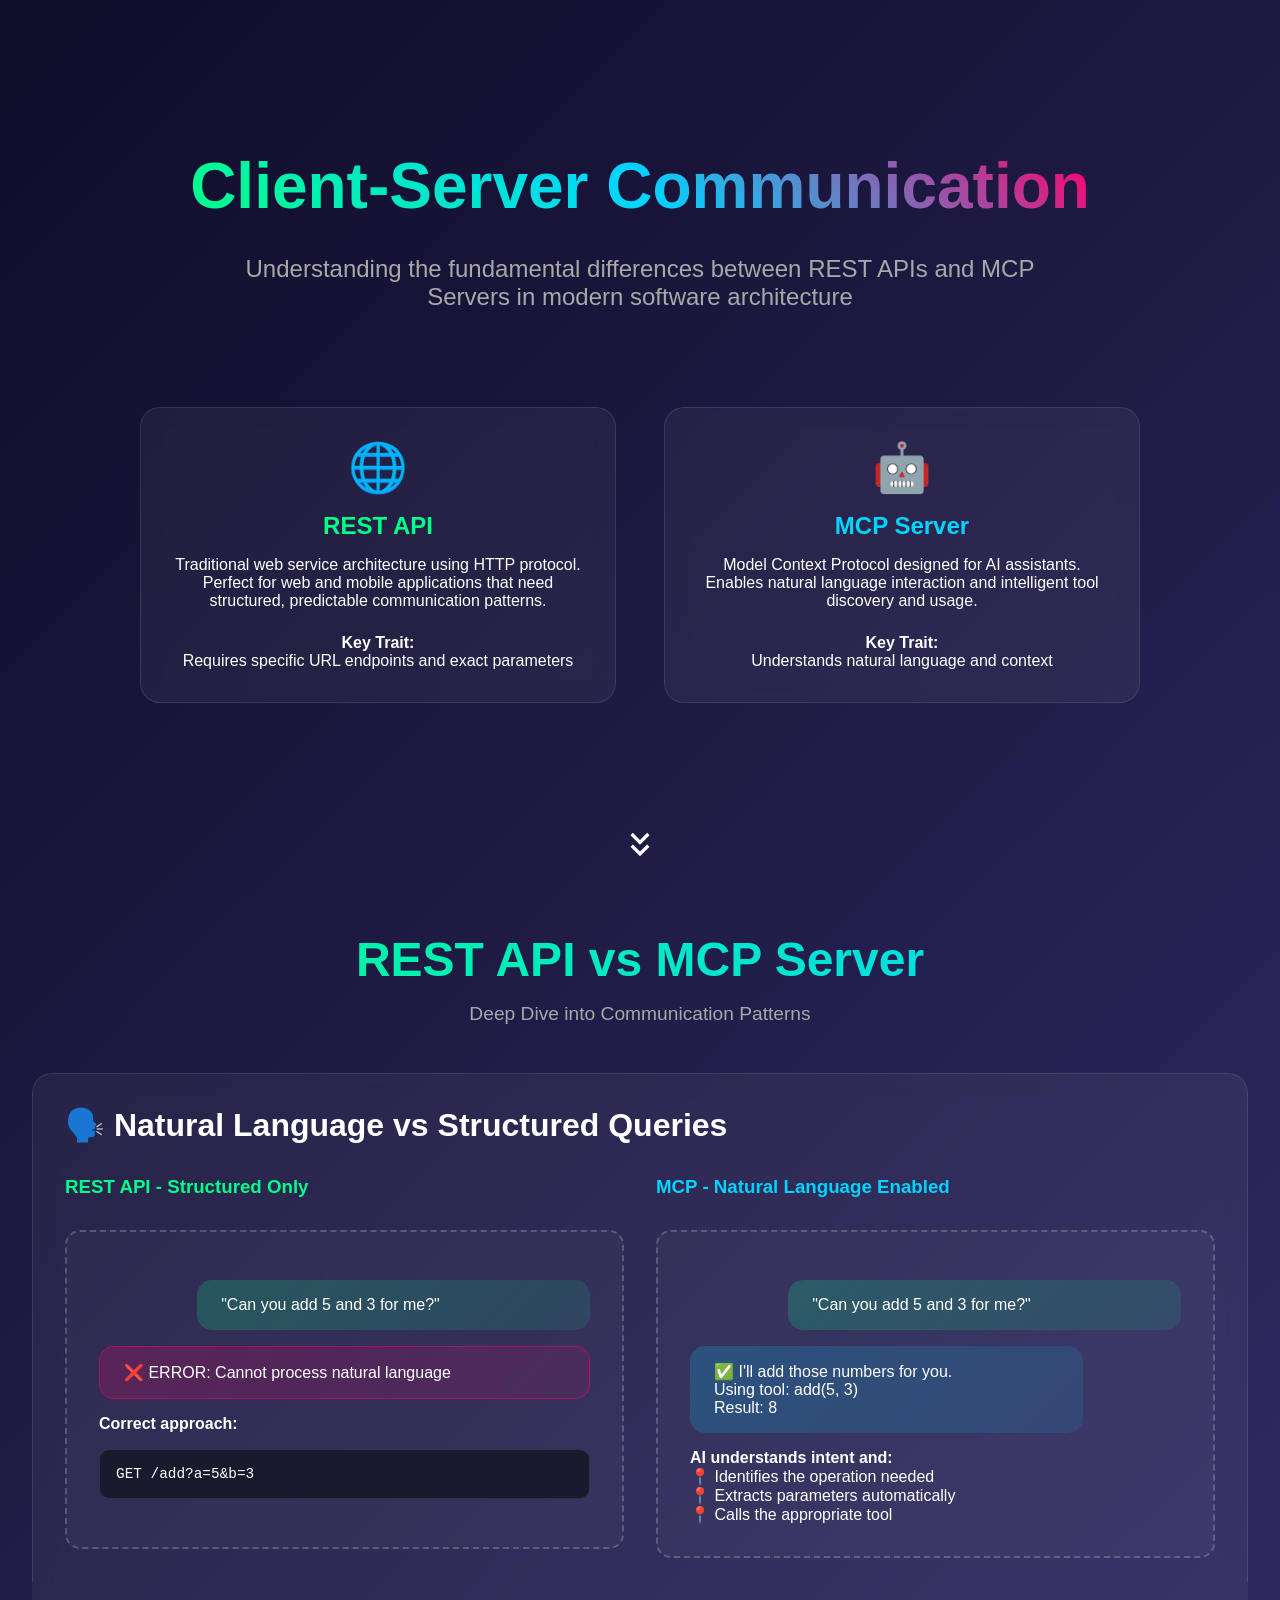
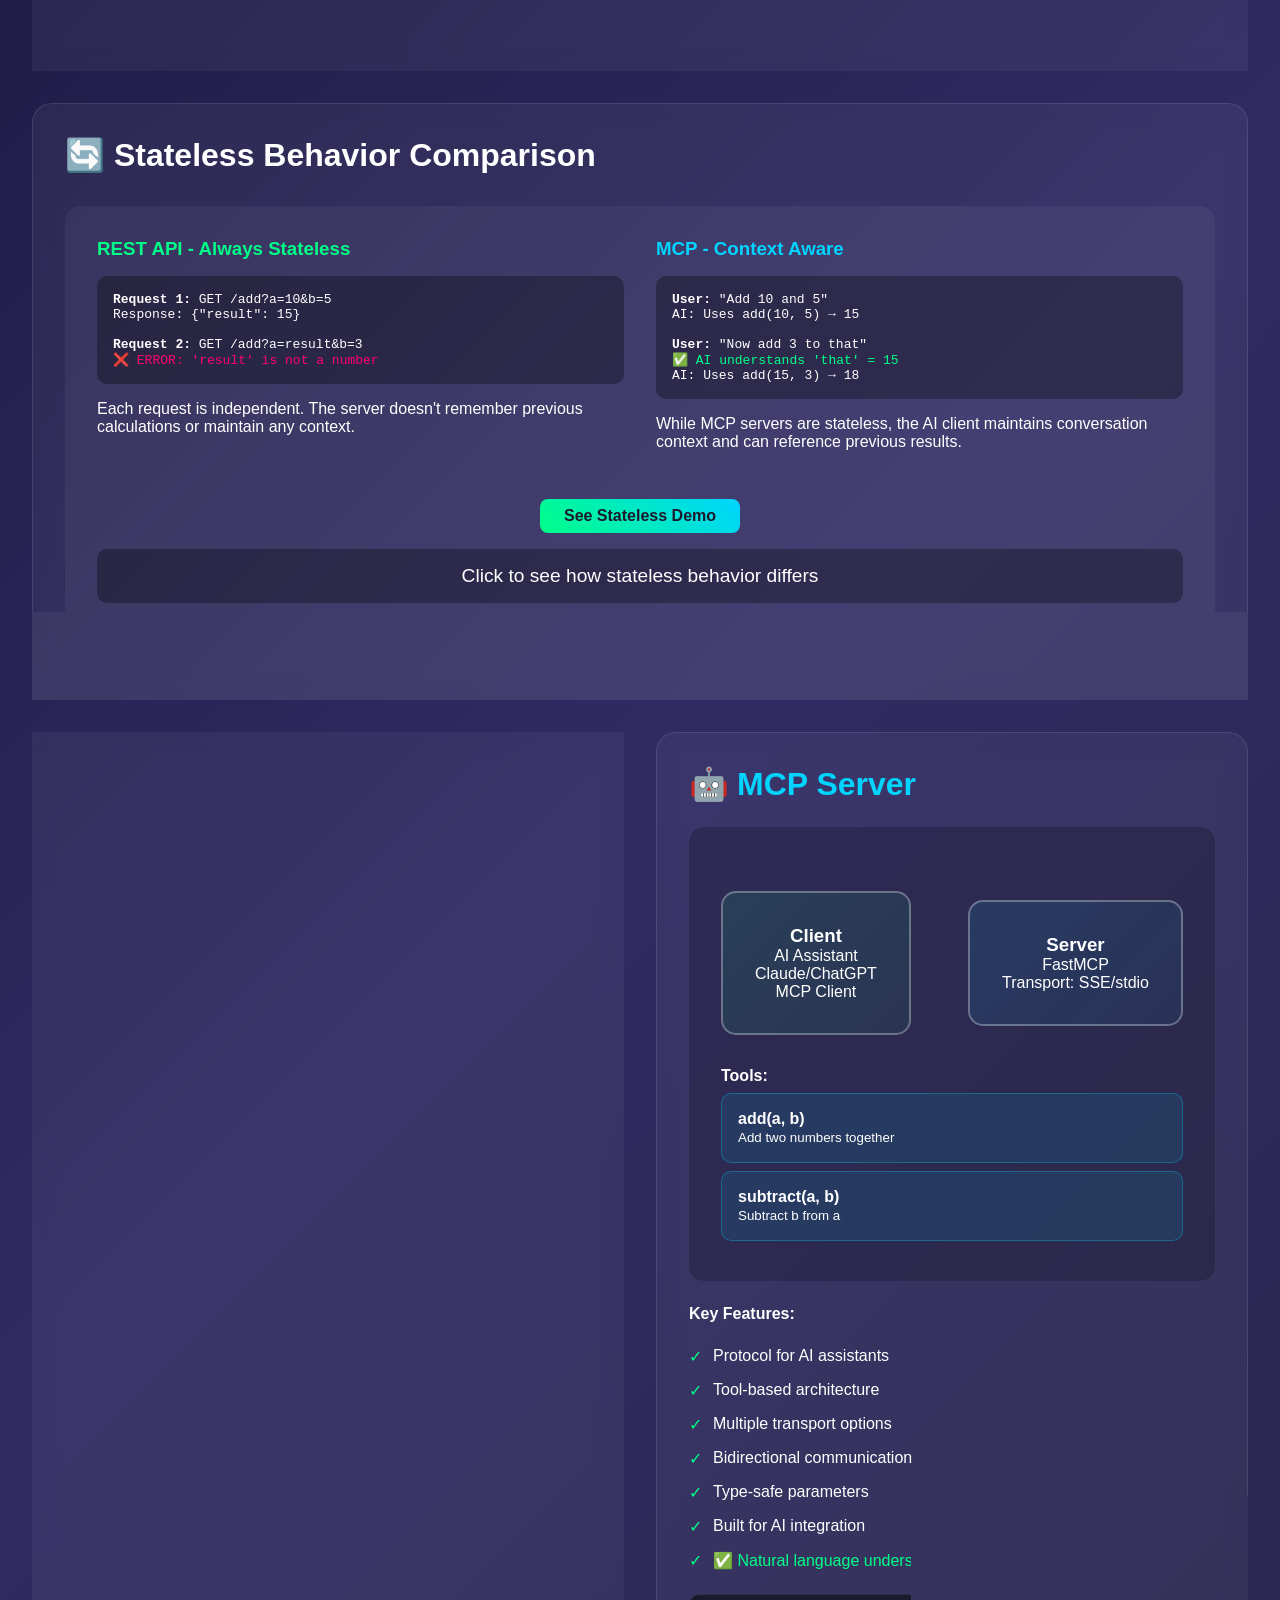
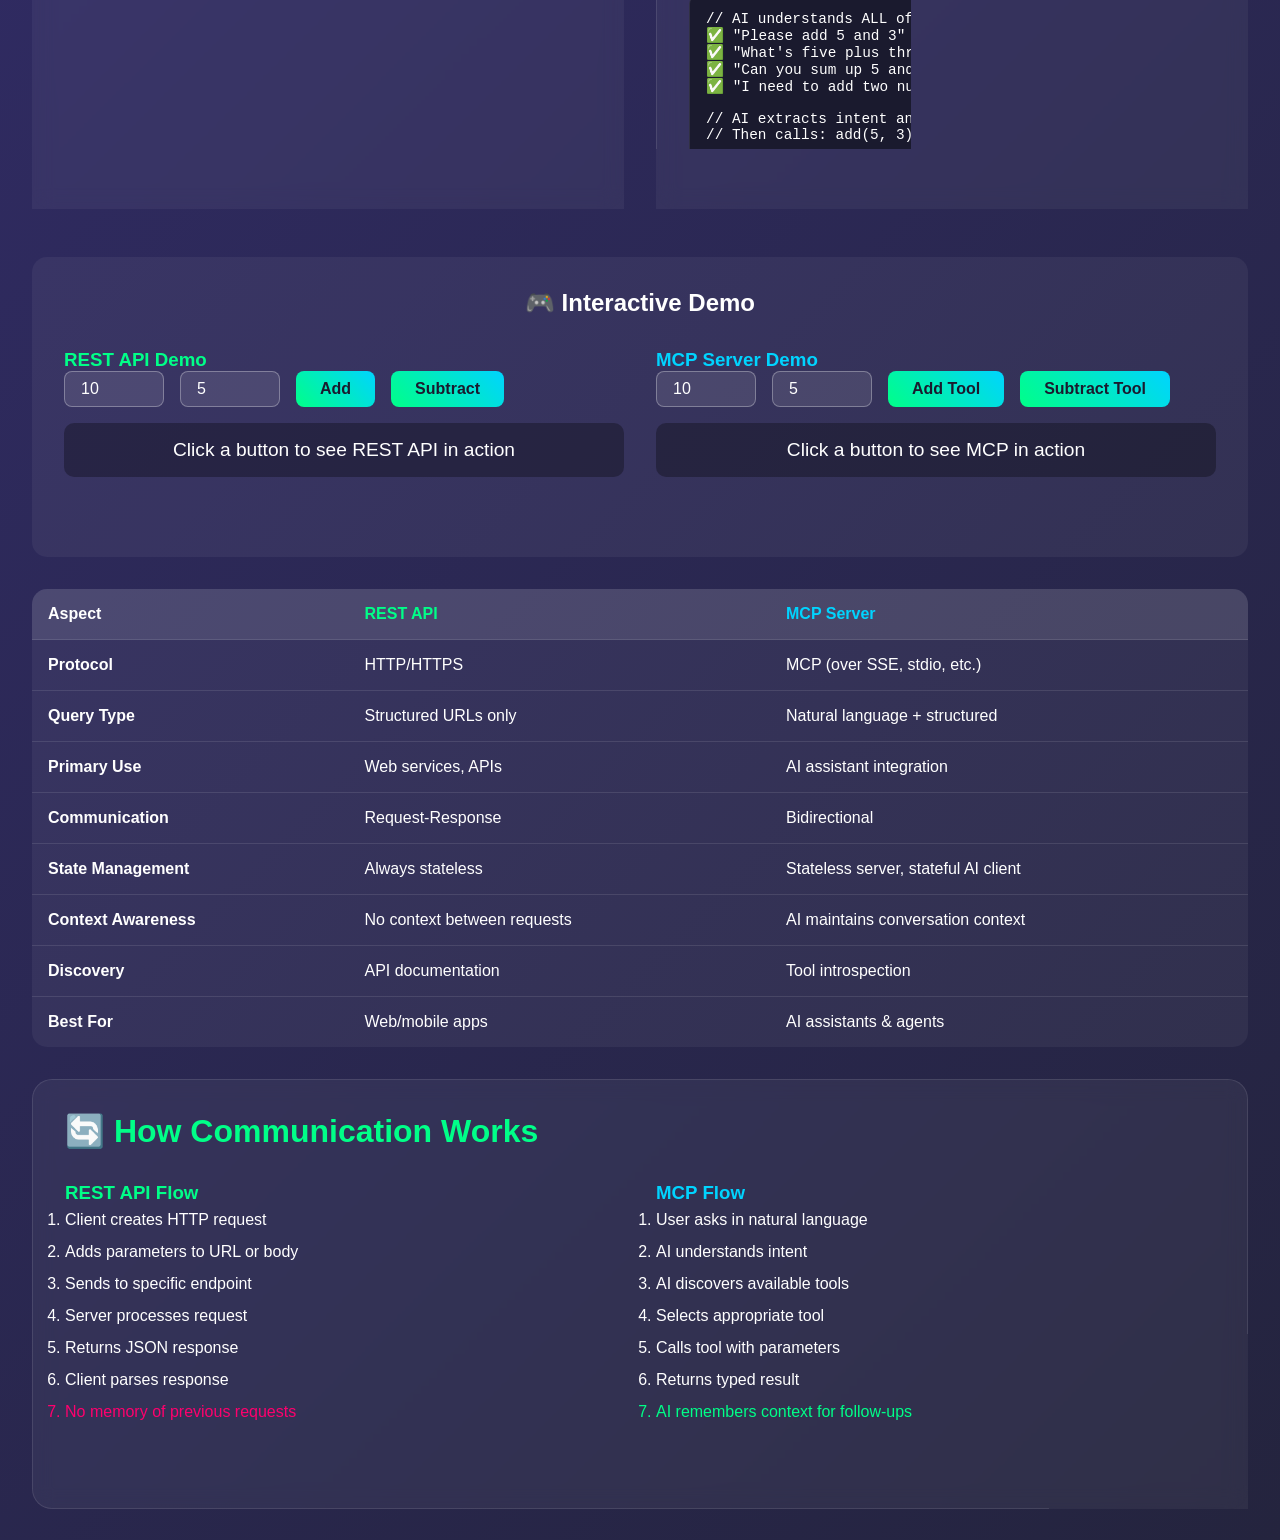
<file: Week12/Day_2/mcp/3_mcp-rest-comparison_2.html>
<!DOCTYPE html>
<html lang="en">
<head>
    <meta charset="UTF-8">
    <meta name="viewport" content="width=device-width, initial-scale=1.0">
    <title>REST API vs MCP: Complete Guide</title>
    <style>
        * {
            margin: 0;
            padding: 0;
            box-sizing: border-box;
        }

        body {
            font-family: -apple-system, BlinkMacSystemFont, 'Segoe UI', Roboto, sans-serif;
            background: linear-gradient(135deg, #0f0c29 0%, #302b63 50%, #24243e 100%);
            color: #ffffff;
            min-height: 100vh;
            overflow-x: hidden;
        }

        .container {
            max-width: 1400px;
            margin: 0 auto;
            padding: 2rem;
        }

        /* Introduction Section */
        .intro-section {
            min-height: 100vh;
            display: flex;
            flex-direction: column;
            justify-content: center;
            align-items: center;
            text-align: center;
            position: relative;
        }

        .intro-title {
            font-size: 4rem;
            margin-bottom: 2rem;
            background: linear-gradient(45deg, #00ff88, #00d4ff, #ff006e);
            -webkit-background-clip: text;
            -webkit-text-fill-color: transparent;
            animation: gradientShift 3s ease-in-out infinite;
        }

        @keyframes gradientShift {
            0%, 100% { filter: hue-rotate(0deg); }
            50% { filter: hue-rotate(30deg); }
        }

        .intro-subtitle {
            font-size: 1.5rem;
            color: #a8a8a8;
            margin-bottom: 3rem;
            max-width: 800px;
        }

        .intro-grid {
            display: grid;
            grid-template-columns: 1fr 1fr;
            gap: 3rem;
            max-width: 1000px;
            margin: 3rem 0;
        }

        .intro-card {
            background: rgba(255, 255, 255, 0.05);
            backdrop-filter: blur(10px);
            border-radius: 20px;
            padding: 2rem;
            border: 1px solid rgba(255, 255, 255, 0.1);
            transition: all 0.3s ease;
        }

        .intro-card:hover {
            transform: translateY(-10px);
            box-shadow: 0 20px 40px rgba(0, 0, 0, 0.3);
        }

        .scroll-indicator {
            position: absolute;
            bottom: 2rem;
            animation: bounce 2s infinite;
            cursor: pointer;
        }

        @keyframes bounce {
            0%, 100% { transform: translateY(0); }
            50% { transform: translateY(-20px); }
        }

        h1 {
            text-align: center;
            font-size: 3rem;
            margin-bottom: 1rem;
            background: linear-gradient(45deg, #00ff88, #00d4ff);
            -webkit-background-clip: text;
            -webkit-text-fill-color: transparent;
            animation: glow 2s ease-in-out infinite alternate;
        }

        @keyframes glow {
            from { filter: drop-shadow(0 0 20px rgba(0, 255, 136, 0.5)); }
            to { filter: drop-shadow(0 0 30px rgba(0, 212, 255, 0.7)); }
        }

        .subtitle {
            text-align: center;
            font-size: 1.2rem;
            color: #a8a8a8;
            margin-bottom: 3rem;
        }

        .comparison-grid {
            display: grid;
            grid-template-columns: 1fr 1fr;
            gap: 2rem;
            margin-bottom: 3rem;
        }

        .card {
            background: rgba(255, 255, 255, 0.05);
            backdrop-filter: blur(10px);
            border-radius: 20px;
            padding: 2rem;
            border: 1px solid rgba(255, 255, 255, 0.1);
            transition: all 0.3s ease;
            position: relative;
            overflow: hidden;
        }

        .card:hover {
            transform: translateY(-5px);
            box-shadow: 0 10px 30px rgba(0, 0, 0, 0.3);
            border-color: rgba(255, 255, 255, 0.2);
        }

        .card::before {
            content: '';
            position: absolute;
            top: 0;
            left: 0;
            right: 0;
            height: 3px;
            background: linear-gradient(90deg, #00ff88, #00d4ff);
            transform: scaleX(0);
            transition: transform 0.3s ease;
        }

        .card:hover::before {
            transform: scaleX(1);
        }

        .card h2 {
            font-size: 2rem;
            margin-bottom: 1.5rem;
            display: flex;
            align-items: center;
            gap: 0.5rem;
        }

        .rest-title { color: #00ff88; }
        .mcp-title { color: #00d4ff; }

        .natural-language-demo {
            background: rgba(255, 255, 255, 0.03);
            border-radius: 15px;
            padding: 2rem;
            margin: 2rem 0;
            border: 2px dashed rgba(255, 255, 255, 0.2);
        }

        .chat-bubble {
            background: rgba(255, 255, 255, 0.1);
            border-radius: 15px;
            padding: 1rem 1.5rem;
            margin: 1rem 0;
            position: relative;
            animation: slideIn 0.5s ease-out;
        }

        @keyframes slideIn {
            from { opacity: 0; transform: translateX(-20px); }
            to { opacity: 1; transform: translateX(0); }
        }

        .user-bubble {
            background: linear-gradient(135deg, rgba(0, 255, 136, 0.2), rgba(0, 255, 136, 0.1));
            margin-left: 20%;
        }

        .ai-bubble {
            background: linear-gradient(135deg, rgba(0, 212, 255, 0.2), rgba(0, 212, 255, 0.1));
            margin-right: 20%;
        }

        .error-bubble {
            background: linear-gradient(135deg, rgba(255, 0, 110, 0.2), rgba(255, 0, 110, 0.1));
            border: 1px solid rgba(255, 0, 110, 0.5);
        }

        .stateless-demo {
            background: rgba(255, 255, 255, 0.05);
            border-radius: 15px;
            padding: 2rem;
            margin: 2rem 0;
        }

        .state-box {
            background: rgba(0, 0, 0, 0.3);
            border-radius: 10px;
            padding: 1rem;
            margin: 1rem 0;
            font-family: monospace;
            transition: all 0.3s ease;
        }

        .state-box.highlight {
            border: 2px solid #ff006e;
            box-shadow: 0 0 20px rgba(255, 0, 110, 0.5);
        }

        .architecture-diagram {
            background: rgba(0, 0, 0, 0.2);
            border-radius: 15px;
            padding: 2rem;
            margin: 1.5rem 0;
            position: relative;
            min-height: 300px;
        }

        .flow-diagram {
            display: flex;
            align-items: center;
            justify-content: space-between;
            margin: 2rem 0;
            position: relative;
        }

        .endpoint {
            background: rgba(255, 255, 255, 0.1);
            padding: 0.5rem 1rem;
            border-radius: 8px;
            margin: 0.5rem 0;
            border: 1px solid rgba(255, 255, 255, 0.2);
            transition: all 0.3s ease;
            cursor: pointer;
        }

        .endpoint:hover {
            background: rgba(255, 255, 255, 0.2);
            transform: scale(1.05);
        }

        .endpoint.active {
            background: rgba(0, 255, 136, 0.2);
            border-color: #00ff88;
            box-shadow: 0 0 15px rgba(0, 255, 136, 0.5);
        }

        .client-box, .server-box {
            background: rgba(255, 255, 255, 0.1);
            border: 2px solid rgba(255, 255, 255, 0.3);
            border-radius: 15px;
            padding: 2rem;
            text-align: center;
            position: relative;
            transition: all 0.3s ease;
        }

        .client-box {
            background: linear-gradient(135deg, rgba(0, 255, 136, 0.1), rgba(0, 255, 136, 0.05));
        }

        .server-box {
            background: linear-gradient(135deg, rgba(0, 212, 255, 0.1), rgba(0, 212, 255, 0.05));
        }

        .arrow {
            position: absolute;
            top: 50%;
            left: 50%;
            transform: translate(-50%, -50%);
            width: 100px;
            height: 2px;
            background: linear-gradient(90deg, transparent, #00ff88, transparent);
            opacity: 0;
            animation: none;
        }

        .arrow.animate {
            animation: flowData 2s ease-in-out;
        }

        @keyframes flowData {
            0% { opacity: 0; transform: translate(-150%, -50%); }
            50% { opacity: 1; }
            100% { opacity: 0; transform: translate(50%, -50%); }
        }

        .feature-list {
            list-style: none;
            margin: 1rem 0;
        }

        .feature-list li {
            padding: 0.5rem 0;
            padding-left: 1.5rem;
            position: relative;
        }

        .feature-list li::before {
            content: '✓';
            position: absolute;
            left: 0;
            color: #00ff88;
        }

        .code-block {
            background: #1a1a2e;
            border-radius: 10px;
            padding: 1rem;
            margin: 1rem 0;
            font-family: 'Courier New', monospace;
            font-size: 0.9rem;
            overflow-x: auto;
            border: 1px solid rgba(255, 255, 255, 0.1);
        }

        .interactive-demo {
            background: rgba(255, 255, 255, 0.05);
            border-radius: 15px;
            padding: 2rem;
            margin: 2rem 0;
        }

        .demo-controls {
            display: flex;
            gap: 1rem;
            margin-bottom: 1rem;
            flex-wrap: wrap;
        }

        input[type="number"] {
            background: rgba(255, 255, 255, 0.1);
            border: 1px solid rgba(255, 255, 255, 0.3);
            border-radius: 8px;
            padding: 0.5rem 1rem;
            color: white;
            font-size: 1rem;
            width: 100px;
        }

        button {
            background: linear-gradient(45deg, #00ff88, #00d4ff);
            border: none;
            border-radius: 8px;
            padding: 0.5rem 1.5rem;
            color: #1a1a2e;
            font-weight: bold;
            cursor: pointer;
            transition: all 0.3s ease;
            font-size: 1rem;
        }

        button:hover {
            transform: translateY(-2px);
            box-shadow: 0 5px 20px rgba(0, 255, 136, 0.4);
        }

        button:active {
            transform: translateY(0);
        }

        .result-box {
            background: rgba(0, 0, 0, 0.3);
            border-radius: 10px;
            padding: 1rem;
            margin-top: 1rem;
            min-height: 50px;
            display: flex;
            align-items: center;
            justify-content: center;
            font-size: 1.2rem;
            transition: all 0.3s ease;
        }

        .result-box.highlight {
            border: 2px solid #00ff88;
            box-shadow: 0 0 20px rgba(0, 255, 136, 0.3);
        }

        .comparison-table {
            width: 100%;
            background: rgba(255, 255, 255, 0.05);
            border-radius: 15px;
            overflow: hidden;
            margin: 2rem 0;
        }

        .comparison-table table {
            width: 100%;
            border-collapse: collapse;
        }

        .comparison-table th {
            background: rgba(255, 255, 255, 0.1);
            padding: 1rem;
            text-align: left;
            font-weight: 600;
        }

        .comparison-table td {
            padding: 1rem;
            border-top: 1px solid rgba(255, 255, 255, 0.1);
        }

        .comparison-table tr:hover {
            background: rgba(255, 255, 255, 0.05);
        }

        .tool-box {
            background: rgba(0, 212, 255, 0.1);
            border: 1px solid rgba(0, 212, 255, 0.3);
            border-radius: 10px;
            padding: 1rem;
            margin: 0.5rem 0;
            transition: all 0.3s ease;
        }

        .tool-box:hover {
            background: rgba(0, 212, 255, 0.2);
            transform: translateX(5px);
        }

        .big-icon {
            font-size: 3rem;
            margin-bottom: 1rem;
        }

        @media (max-width: 768px) {
            .comparison-grid, .intro-grid {
                grid-template-columns: 1fr;
            }
            
            h1, .intro-title {
                font-size: 2rem;
            }
            
            .demo-controls {
                flex-direction: column;
            }
            
            input[type="number"] {
                width: 100%;
            }
        }

        .pulse {
            animation: pulse 2s infinite;
        }

        @keyframes pulse {
            0% { transform: scale(1); }
            50% { transform: scale(1.05); }
            100% { transform: scale(1); }
        }
    </style>
</head>
<body>
    <!-- Introduction Section -->
    <div class="intro-section">
        <h1 class="intro-title">Client-Server Communication</h1>
        <p class="intro-subtitle">
            Understanding the fundamental differences between REST APIs and MCP Servers
            in modern software architecture
        </p>
        
        <div class="intro-grid">
            <div class="intro-card">
                <div class="big-icon">🌐</div>
                <h2 class="rest-title">REST API</h2>
                <p style="margin-top: 1rem;">
                    Traditional web service architecture using HTTP protocol.
                    Perfect for web and mobile applications that need structured,
                    predictable communication patterns.
                </p>
                <div style="margin-top: 1.5rem;">
                    <strong>Key Trait:</strong><br>
                    Requires specific URL endpoints and exact parameters
                </div>
            </div>
            
            <div class="intro-card">
                <div class="big-icon">🤖</div>
                <h2 class="mcp-title">MCP Server</h2>
                <p style="margin-top: 1rem;">
                    Model Context Protocol designed for AI assistants.
                    Enables natural language interaction and intelligent
                    tool discovery and usage.
                </p>
                <div style="margin-top: 1.5rem;">
                    <strong>Key Trait:</strong><br>
                    Understands natural language and context
                </div>
            </div>
        </div>
        
        <div class="scroll-indicator" onclick="document.getElementById('main-content').scrollIntoView({behavior: 'smooth'})">
            <svg width="40" height="40" viewBox="0 0 24 24" fill="none" stroke="currentColor" stroke-width="2">
                <path d="M7 13l5 5 5-5M7 6l5 5 5-5"/>
            </svg>
        </div>
    </div>

    <!-- Main Content -->
    <div class="container" id="main-content">
        <h1>REST API vs MCP Server</h1>
        <p class="subtitle">Deep Dive into Communication Patterns</p>

        <!-- Natural Language Comparison -->
        <div class="card" style="margin-bottom: 2rem;">
            <h2 style="text-align: center;">🗣️ Natural Language vs Structured Queries</h2>
            
            <div class="comparison-grid" style="margin-top: 2rem;">
                <div>
                    <h3 class="rest-title">REST API - Structured Only</h3>
                    <div class="natural-language-demo">
                        <div class="chat-bubble user-bubble">
                            "Can you add 5 and 3 for me?"
                        </div>
                        <div class="chat-bubble error-bubble">
                            ❌ ERROR: Cannot process natural language
                        </div>
                        <div style="margin-top: 1rem;">
                            <strong>Correct approach:</strong>
                            <div class="code-block">
GET /add?a=5&b=3
                            </div>
                        </div>
                    </div>
                </div>
                
                <div>
                    <h3 class="mcp-title">MCP - Natural Language Enabled</h3>
                    <div class="natural-language-demo">
                        <div class="chat-bubble user-bubble">
                            "Can you add 5 and 3 for me?"
                        </div>
                        <div class="chat-bubble ai-bubble">
                            ✅ I'll add those numbers for you.
                            <br>Using tool: add(5, 3)
                            <br>Result: 8
                        </div>
                        <div style="margin-top: 1rem;">
                            <strong>AI understands intent and:</strong>
                            <ul style="list-style: none; padding-left: 0;">
                                <li>📍 Identifies the operation needed</li>
                                <li>📍 Extracts parameters automatically</li>
                                <li>📍 Calls the appropriate tool</li>
                            </ul>
                        </div>
                    </div>
                </div>
            </div>
        </div>

        <!-- Stateless Behavior Comparison -->
        <div class="card" style="margin-bottom: 2rem;">
            <h2 style="text-align: center;">🔄 Stateless Behavior Comparison</h2>
            
            <div class="stateless-demo">
                <div class="comparison-grid">
                    <div>
                        <h3 class="rest-title">REST API - Always Stateless</h3>
                        <div class="state-box">
                            <strong>Request 1:</strong> GET /add?a=10&b=5
                            <br>Response: {"result": 15}
                            <br><br>
                            <strong>Request 2:</strong> GET /add?a=result&b=3
                            <br><span style="color: #ff006e;">❌ ERROR: 'result' is not a number</span>
                        </div>
                        <p style="margin-top: 1rem;">
                            Each request is independent. The server doesn't remember
                            previous calculations or maintain any context.
                        </p>
                    </div>
                    
                    <div>
                        <h3 class="mcp-title">MCP - Context Aware</h3>
                        <div class="state-box">
                            <strong>User:</strong> "Add 10 and 5"
                            <br>AI: Uses add(10, 5) → 15
                            <br><br>
                            <strong>User:</strong> "Now add 3 to that"
                            <br><span style="color: #00ff88;">✅ AI understands 'that' = 15</span>
                            <br>AI: Uses add(15, 3) → 18
                        </div>
                        <p style="margin-top: 1rem;">
                            While MCP servers are stateless, the AI client maintains
                            conversation context and can reference previous results.
                        </p>
                    </div>
                </div>
                
                <div style="margin-top: 2rem; text-align: center;">
                    <button onclick="demonstrateStateless()">See Stateless Demo</button>
                </div>
                <div id="statelessResult" class="result-box" style="margin-top: 1rem;">
                    Click to see how stateless behavior differs
                </div>
            </div>
        </div>

        <div class="comparison-grid">
            <!-- REST API Card -->
            <div class="card">
                <h2 class="rest-title">
                    <span>🌐</span> REST API
                </h2>
                
                <div class="architecture-diagram">
                    <div class="flow-diagram">
                        <div class="client-box">
                            <h3>Client</h3>
                            <p>Web Browser<br>Mobile App<br>Any HTTP Client</p>
                        </div>
                        <div class="arrow" id="restArrow"></div>
                        <div class="server-box">
                            <h3>Server</h3>
                            <p>FastAPI<br>Port: 9321</p>
                        </div>
                    </div>
                    
                    <div style="margin-top: 2rem;">
                        <h4>Endpoints:</h4>
                        <div class="endpoint" onclick="animateREST('/')">GET /</div>
                        <div class="endpoint" onclick="animateREST('/add')">GET /add?a=5&b=3</div>
                        <div class="endpoint" onclick="animateREST('/subtract')">GET /subtract?a=10&b=4</div>
                    </div>
                </div>

                <h4>Key Features:</h4>
                <ul class="feature-list">
                    <li>HTTP-based communication</li>
                    <li>Stateless request/response</li>
                    <li>Multiple endpoints (URLs)</li>
                    <li>Standard HTTP methods (GET, POST, etc.)</li>
                    <li>JSON data format</li>
                    <li>Works with any HTTP client</li>
                    <li style="color: #ff006e;">❌ No natural language support</li>
                </ul>

                <div class="code-block">
                    <pre>// Client Request - MUST be structured
fetch('http://localhost:9321/add?a=5&b=3')
  .then(res => res.json())
  .then(data => console.log(data))

// Natural language DOESN'T work:
// ❌ "Please add five and three"
// ❌ "What's 5 + 3?"</pre>
                </div>
            </div>

            <!-- MCP Card -->
            <div class="card">
                <h2 class="mcp-title">
                    <span>🤖</span> MCP Server
                </h2>
                
                <div class="architecture-diagram">
                    <div class="flow-diagram">
                        <div class="client-box">
                            <h3>Client</h3>
                            <p>AI Assistant<br>Claude/ChatGPT<br>MCP Client</p>
                        </div>
                        <div class="arrow" id="mcpArrow"></div>
                        <div class="server-box">
                            <h3>Server</h3>
                            <p>FastMCP<br>Transport: SSE/stdio</p>
                        </div>
                    </div>
                    
                    <div style="margin-top: 2rem;">
                        <h4>Tools:</h4>
                        <div class="tool-box" onclick="animateMCP('add')">
                            <strong>add(a, b)</strong><br>
                            <small>Add two numbers together</small>
                        </div>
                        <div class="tool-box" onclick="animateMCP('subtract')">
                            <strong>subtract(a, b)</strong><br>
                            <small>Subtract b from a</small>
                        </div>
                    </div>
                </div>

                <h4>Key Features:</h4>
                <ul class="feature-list">
                    <li>Protocol for AI assistants</li>
                    <li>Tool-based architecture</li>
                    <li>Multiple transport options</li>
                    <li>Bidirectional communication</li>
                    <li>Type-safe parameters</li>
                    <li>Built for AI integration</li>
                    <li style="color: #00ff88;">✅ Natural language understanding</li>
                </ul>

                <div class="code-block">
                    <pre>// AI understands ALL of these:
✅ "Please add 5 and 3"
✅ "What's five plus three?"
✅ "Can you sum up 5 and 3?"
✅ "I need to add two numbers: 5 and 3"

// AI extracts intent and parameters
// Then calls: add(5, 3)</pre>
                </div>
            </div>
        </div>

        <!-- Interactive Demo Section -->
        <div class="interactive-demo">
            <h2 style="text-align: center; margin-bottom: 2rem;">🎮 Interactive Demo</h2>
            
            <div class="comparison-grid">
                <div>
                    <h3 class="rest-title">REST API Demo</h3>
                    <div class="demo-controls">
                        <input type="number" id="restA" placeholder="A" value="10">
                        <input type="number" id="restB" placeholder="B" value="5">
                        <button onclick="callREST('add')">Add</button>
                        <button onclick="callREST('subtract')">Subtract</button>
                    </div>
                    <div class="result-box" id="restResult">
                        Click a button to see REST API in action
                    </div>
                </div>

                <div>
                    <h3 class="mcp-title">MCP Server Demo</h3>
                    <div class="demo-controls">
                        <input type="number" id="mcpA" placeholder="A" value="10">
                        <input type="number" id="mcpB" placeholder="B" value="5">
                        <button onclick="callMCP('add')">Add Tool</button>
                        <button onclick="callMCP('subtract')">Subtract Tool</button>
                    </div>
                    <div class="result-box" id="mcpResult">
                        Click a button to see MCP in action
                    </div>
                </div>
            </div>
        </div>

        <!-- Comparison Table -->
        <div class="comparison-table">
            <table>
                <thead>
                    <tr>
                        <th>Aspect</th>
                        <th class="rest-title">REST API</th>
                        <th class="mcp-title">MCP Server</th>
                    </tr>
                </thead>
                <tbody>
                    <tr>
                        <td><strong>Protocol</strong></td>
                        <td>HTTP/HTTPS</td>
                        <td>MCP (over SSE, stdio, etc.)</td>
                    </tr>
                    <tr>
                        <td><strong>Query Type</strong></td>
                        <td>Structured URLs only</td>
                        <td>Natural language + structured</td>
                    </tr>
                    <tr>
                        <td><strong>Primary Use</strong></td>
                        <td>Web services, APIs</td>
                        <td>AI assistant integration</td>
                    </tr>
                    <tr>
                        <td><strong>Communication</strong></td>
                        <td>Request-Response</td>
                        <td>Bidirectional</td>
                    </tr>
                    <tr>
                        <td><strong>State Management</strong></td>
                        <td>Always stateless</td>
                        <td>Stateless server, stateful AI client</td>
                    </tr>
                    <tr>
                        <td><strong>Context Awareness</strong></td>
                        <td>No context between requests</td>
                        <td>AI maintains conversation context</td>
                    </tr>
                    <tr>
                        <td><strong>Discovery</strong></td>
                        <td>API documentation</td>
                        <td>Tool introspection</td>
                    </tr>
                    <tr>
                        <td><strong>Best For</strong></td>
                        <td>Web/mobile apps</td>
                        <td>AI assistants & agents</td>
                    </tr>
                </tbody>
            </table>
        </div>

        <!-- How It Works Section -->
        <div class="card" style="margin-top: 2rem;">
            <h2 style="text-align: center; color: #00ff88;">🔄 How Communication Works</h2>
            
            <div class="comparison-grid" style="margin-top: 2rem;">
                <div>
                    <h3 class="rest-title">REST API Flow</h3>
                    <ol style="line-height: 2;">
                        <li>Client creates HTTP request</li>
                        <li>Adds parameters to URL or body</li>
                        <li>Sends to specific endpoint</li>
                        <li>Server processes request</li>
                        <li>Returns JSON response</li>
                        <li>Client parses response</li>
                        <li style="color: #ff006e;">No memory of previous requests</li>
                    </ol>
                </div>
                
                <div>
                    <h3 class="mcp-title">MCP Flow</h3>
                    <ol style="line-height: 2;">
                        <li>User asks in natural language</li>
                        <li>AI understands intent</li>
                        <li>AI discovers available tools</li>
                        <li>Selects appropriate tool</li>
                        <li>Calls tool with parameters</li>
                        <li>Returns typed result</li>
                        <li style="color: #00ff88;">AI remembers context for follow-ups</li>
                    </ol>
                </div>
            </div>
        </div>
    </div>

    <script>
        // Smooth scroll for intro
        function smoothScroll(target) {
            document.querySelector(target).scrollIntoView({
                behavior: 'smooth'
            });
        }

        // Animation functions
        function animateREST(endpoint) {
            const arrow = document.getElementById('restArrow');
            arrow.classList.remove('animate');
            void arrow.offsetWidth; // Trigger reflow
            arrow.classList.add('animate');
            
            // Highlight the endpoint
            document.querySelectorAll('.endpoint').forEach(e => e.classList.remove('active'));
            event.target.classList.add('active');
            
            // Show example in result
            const examples = {
                '/': '{"message": "Calculator API is running..."}',
                '/add': '{"operation": "add", "a": 5, "b": 3, "result": 8}',
                '/subtract': '{"operation": "subtract", "a": 10, "b": 4, "result": 6}'
            };
            
            document.getElementById('restResult').textContent = examples[endpoint];
            document.getElementById('restResult').classList.add('highlight');
            setTimeout(() => {
                document.getElementById('restResult').classList.remove('highlight');
            }, 1000);
        }

        function animateMCP(tool) {
            const arrow = document.getElementById('mcpArrow');
            arrow.classList.remove('animate');
            void arrow.offsetWidth; // Trigger reflow
            arrow.classList.add('animate');
            
            // Pulse the tool box
            event.target.classList.add('pulse');
            setTimeout(() => {
                event.target.classList.remove('pulse');
            }, 2000);
            
            // Show example
            const examples = {
                'add': 'Tool: add(5, 3) → Result: 8',
                'subtract': 'Tool: subtract(10, 4) → Result: 6'
            };
            
            document.getElementById('mcpResult').textContent = examples[tool];
            document.getElementById('mcpResult').classList.add('highlight');
            setTimeout(() => {
                document.getElementById('mcpResult').classList.remove('highlight');
            }, 1000);
        }

        // Demo functions
        function callREST(operation) {
            const a = document.getElementById('restA').value;
            const b = document.getElementById('restB').value;
            const resultBox = document.getElementById('restResult');
            
            // Simulate API call
            resultBox.innerHTML = `<span style="color: #ffff00;">Calling API...</span>`;
            
            setTimeout(() => {
                const result = operation === 'add' ? 
                    parseFloat(a) + parseFloat(b) : 
                    parseFloat(a) - parseFloat(b);
                
                resultBox.innerHTML = `
                    <div>
                        <strong>HTTP GET</strong> /api/${operation}?a=${a}&b=${b}<br>
                        <strong>Response:</strong> {"result": ${result}}
                    </div>
                `;
                resultBox.classList.add('highlight');
                setTimeout(() => resultBox.classList.remove('highlight'), 1000);
            }, 800);
        }

        function callMCP(tool) {
            const a = document.getElementById('mcpA').value;
            const b = document.getElementById('mcpB').value;
            const resultBox = document.getElementById('mcpResult');
            
            // Simulate MCP call
            resultBox.innerHTML = `<span style="color: #ffff00;">AI understanding request...</span>`;
            
            setTimeout(() => {
                const result = tool === 'add' ? 
                    parseFloat(a) + parseFloat(b) : 
                    parseFloat(a) - parseFloat(b);
                
                resultBox.innerHTML = `
                    <div>
                        <strong>Natural Language:</strong> "${tool} ${a} and ${b}"<br>
                        <strong>AI calls:</strong> ${tool}(${a}, ${b})<br>
                        <strong>Result:</strong> ${result}
                    </div>
                `;
                resultBox.classList.add('highlight');
                setTimeout(() => resultBox.classList.remove('highlight'), 1000);
            }, 800);
        }

        function demonstrateStateless() {
            const resultBox = document.getElementById('statelessResult');
            let step = 0;
            
            const steps = [
                {
                    rest: 'GET /add?a=10&b=5 → Result: 15',
                    mcp: 'User: "Add 10 and 5" → AI: 15'
                },
                {
                    rest: 'GET /add?a=result&b=3 → ERROR!',
                    mcp: 'User: "Add 3 to that" → AI: 18'
                },
                {
                    rest: 'Server has no memory of "15"',
                    mcp: 'AI remembers "that" means 15'
                }
            ];
            
            function showStep() {
                if (step < steps.length) {
                    resultBox.innerHTML = `
                        <div style="display: grid; grid-template-columns: 1fr 1fr; gap: 2rem; text-align: left;">
                            <div>
                                <strong class="rest-title">REST:</strong><br>
                                ${steps[step].rest}
                            </div>
                            <div>
                                <strong class="mcp-title">MCP:</strong><br>
                                ${steps[step].mcp}
                            </div>
                        </div>
                    `;
                    resultBox.classList.add('highlight');
                    setTimeout(() => resultBox.classList.remove('highlight'), 500);
                    step++;
                    if (step < steps.length) {
                        setTimeout(showStep, 2000);
                    }
                } else {
                    step = 0;
                }
            }
            
            showStep();
        }

        // Add some initial animations
        window.addEventListener('load', () => {
            // Fade in intro elements
            const introElements = document.querySelectorAll('.intro-card, .intro-title, .intro-subtitle');
            introElements.forEach((el, index) => {
                el.style.opacity = '0';
                el.style.transform = 'translateY(20px)';
                setTimeout(() => {
                    el.style.transition = 'all 0.5s ease';
                    el.style.opacity = '1';
                    el.style.transform = 'translateY(0)';
                }, index * 200);
            });
            
            // Fade in main content cards when scrolled
            const observer = new IntersectionObserver((entries) => {
                entries.forEach(entry => {
                    if (entry.isIntersecting) {
                        entry.target.style.opacity = '1';
                        entry.target.style.transform = 'translateY(0)';
                    }
                });
            });
            
            document.querySelectorAll('.card').forEach((card) => {
                card.style.opacity = '0';
                card.style.transform = 'translateY(20px)';
                card.style.transition = 'all 0.5s ease';
                observer.observe(card);
            });
        });
    </script>
</body>
</html>
</file>
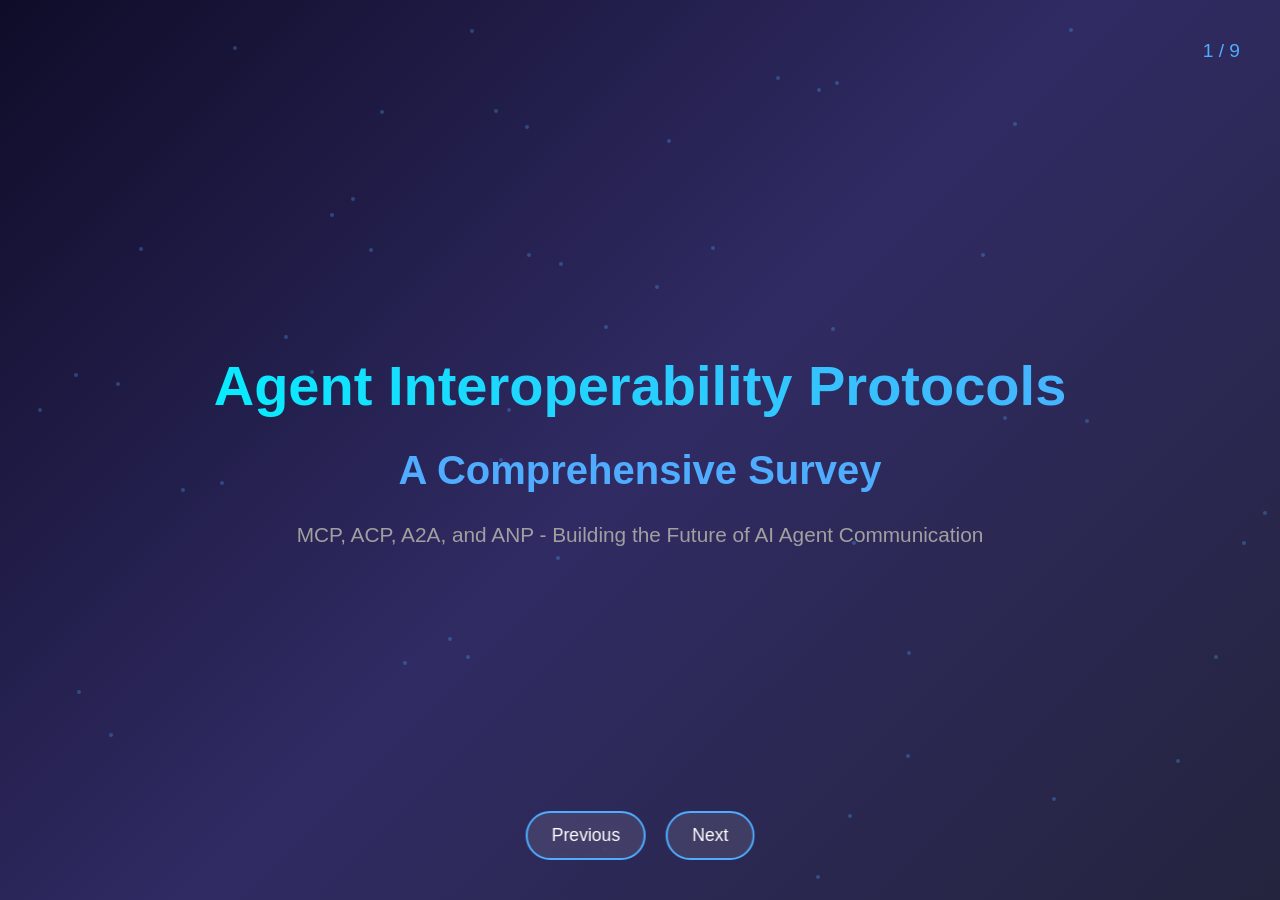
<file: Week12/Day_2/mcp/6_agent-protocols-slides.html>
<!DOCTYPE html>
<html lang="en">
<head>
    <meta charset="UTF-8">
    <meta name="viewport" content="width=device-width, initial-scale=1.0">
    <title>Agent Interoperability Protocols Survey</title>
    <style>
        * {
            margin: 0;
            padding: 0;
            box-sizing: border-box;
        }

        body {
            font-family: -apple-system, BlinkMacSystemFont, 'Segoe UI', Roboto, sans-serif;
            background: linear-gradient(135deg, #0f0c29 0%, #302b63 50%, #24243e 100%);
            color: #ffffff;
            overflow: hidden;
            position: relative;
        }

        .slides-container {
            position: relative;
            width: 100vw;
            height: 100vh;
            overflow: hidden;
        }

        .slide {
            position: absolute;
            width: 100%;
            height: 100%;
            display: flex;
            flex-direction: column;
            justify-content: center;
            align-items: center;
            padding: 40px;
            opacity: 0;
            transform: translateX(100%);
            transition: all 0.6s cubic-bezier(0.4, 0, 0.2, 1);
        }

        .slide.active {
            opacity: 1;
            transform: translateX(0);
        }

        .slide.prev {
            transform: translateX(-100%);
        }

        h1 {
            font-size: 3.5em;
            margin-bottom: 30px;
            background: linear-gradient(45deg, #00f2fe, #4facfe);
            -webkit-background-clip: text;
            -webkit-text-fill-color: transparent;
            background-clip: text;
            text-align: center;
            animation: glow 2s ease-in-out infinite alternate;
        }

        h2 {
            font-size: 2.5em;
            margin-bottom: 25px;
            color: #4facfe;
            text-align: center;
        }

        h3 {
            font-size: 1.8em;
            margin-bottom: 20px;
            color: #00f2fe;
        }

        @keyframes glow {
            from { text-shadow: 0 0 10px #00f2fe; }
            to { text-shadow: 0 0 20px #4facfe, 0 0 30px #00f2fe; }
        }

        .content {
            max-width: 1000px;
            width: 100%;
            margin: 0 auto;
            text-align: center;
        }

        .bullet-list {
            list-style: none;
            padding: 20px 0;
            text-align: left;
            max-width: 800px;
            margin: 0 auto;
        }

        .bullet-list li {
            padding: 12px 0;
            padding-left: 30px;
            position: relative;
            font-size: 1.2em;
            line-height: 1.6;
            opacity: 0;
            animation: fadeInUp 0.5s forwards;
        }

        .bullet-list li:nth-child(1) { animation-delay: 0.1s; }
        .bullet-list li:nth-child(2) { animation-delay: 0.2s; }
        .bullet-list li:nth-child(3) { animation-delay: 0.3s; }
        .bullet-list li:nth-child(4) { animation-delay: 0.4s; }
        .bullet-list li:nth-child(5) { animation-delay: 0.5s; }

        .bullet-list li::before {
            content: '▸';
            position: absolute;
            left: 0;
            color: #4facfe;
            font-size: 1.5em;
        }

        @keyframes fadeInUp {
            from {
                opacity: 0;
                transform: translateY(20px);
            }
            to {
                opacity: 1;
                transform: translateY(0);
            }
        }

        .protocol-grid {
            display: grid;
            grid-template-columns: repeat(2, 1fr);
            gap: 30px;
            margin: 30px 0;
            max-width: 900px;
        }

        .protocol-card {
            background: rgba(255, 255, 255, 0.1);
            border: 2px solid #4facfe;
            border-radius: 15px;
            padding: 30px;
            backdrop-filter: blur(10px);
            transition: all 0.3s ease;
            opacity: 0;
            animation: scaleIn 0.5s forwards;
        }

        .protocol-card:nth-child(1) { animation-delay: 0.1s; }
        .protocol-card:nth-child(2) { animation-delay: 0.2s; }
        .protocol-card:nth-child(3) { animation-delay: 0.3s; }
        .protocol-card:nth-child(4) { animation-delay: 0.4s; }

        @keyframes scaleIn {
            from {
                opacity: 0;
                transform: scale(0.8);
            }
            to {
                opacity: 1;
                transform: scale(1);
            }
        }

        .protocol-card:hover {
            transform: translateY(-5px);
            box-shadow: 0 10px 30px rgba(79, 172, 254, 0.4);
        }

        .protocol-card h3 {
            margin-bottom: 15px;
        }

        .protocol-card p {
            font-size: 1.1em;
            line-height: 1.5;
            text-align: left;
        }

        .navigation {
            position: fixed;
            bottom: 40px;
            left: 50%;
            transform: translateX(-50%);
            display: flex;
            gap: 20px;
            z-index: 100;
        }

        .nav-btn {
            background: rgba(255, 255, 255, 0.1);
            border: 2px solid #4facfe;
            color: #ffffff;
            padding: 12px 24px;
            border-radius: 30px;
            cursor: pointer;
            font-size: 1.1em;
            transition: all 0.3s ease;
            backdrop-filter: blur(10px);
        }

        .nav-btn:hover {
            background: #4facfe;
            transform: scale(1.05);
        }

        .slide-indicator {
            position: fixed;
            top: 40px;
            right: 40px;
            font-size: 1.2em;
            color: #4facfe;
        }

        .comparison-table {
            width: 100%;
            max-width: 1000px;
            margin: 20px auto;
            border-collapse: collapse;
            background: rgba(255, 255, 255, 0.05);
            border-radius: 10px;
            overflow: hidden;
        }

        .comparison-table th {
            background: #4facfe;
            color: #ffffff;
            padding: 15px;
            text-align: left;
            font-weight: 600;
        }

        .comparison-table td {
            padding: 12px 15px;
            border-bottom: 1px solid rgba(255, 255, 255, 0.1);
        }

        .comparison-table tr:hover {
            background: rgba(255, 255, 255, 0.1);
        }

        .timeline {
            position: relative;
            max-width: 800px;
            margin: 40px auto;
        }

        .timeline-item {
            display: flex;
            align-items: center;
            margin-bottom: 30px;
            opacity: 0;
            animation: slideInLeft 0.6s forwards;
        }

        .timeline-item:nth-child(1) { animation-delay: 0.1s; }
        .timeline-item:nth-child(2) { animation-delay: 0.2s; }
        .timeline-item:nth-child(3) { animation-delay: 0.3s; }
        .timeline-item:nth-child(4) { animation-delay: 0.4s; }

        @keyframes slideInLeft {
            from {
                opacity: 0;
                transform: translateX(-50px);
            }
            to {
                opacity: 1;
                transform: translateX(0);
            }
        }

        .timeline-dot {
            width: 20px;
            height: 20px;
            background: #4facfe;
            border-radius: 50%;
            margin-right: 20px;
            box-shadow: 0 0 20px rgba(79, 172, 254, 0.6);
        }

        .timeline-content {
            flex: 1;
        }

        .timeline-content h4 {
            color: #00f2fe;
            margin-bottom: 5px;
        }

        .challenge-solution {
            display: flex;
            gap: 30px;
            margin: 30px 0;
            max-width: 1000px;
        }

        .challenge-box, .solution-box {
            flex: 1;
            padding: 25px;
            border-radius: 15px;
            backdrop-filter: blur(10px);
        }

        .challenge-box {
            background: rgba(255, 100, 100, 0.1);
            border: 2px solid #ff6464;
        }

        .solution-box {
            background: rgba(100, 255, 100, 0.1);
            border: 2px solid #64ff64;
        }

        .challenge-box h4 {
            color: #ff6464;
            margin-bottom: 15px;
        }

        .solution-box h4 {
            color: #64ff64;
            margin-bottom: 15px;
        }

        .particles {
            position: fixed;
            top: 0;
            left: 0;
            width: 100%;
            height: 100%;
            pointer-events: none;
            z-index: -1;
        }

        .particle {
            position: absolute;
            width: 4px;
            height: 4px;
            background: #4facfe;
            border-radius: 50%;
            opacity: 0.3;
            animation: float 10s infinite;
        }

        @keyframes float {
            0%, 100% {
                transform: translateY(0) translateX(0);
            }
            50% {
                transform: translateY(-100px) translateX(50px);
            }
        }

        @media (max-width: 768px) {
            h1 { font-size: 2.5em; }
            h2 { font-size: 2em; }
            .protocol-grid { grid-template-columns: 1fr; }
            .challenge-solution { flex-direction: column; }
        }
    </style>
</head>
<body>
    <div class="particles" id="particles"></div>
    
    <div class="slide-indicator" id="slideIndicator">1 / 9</div>
    
    <div class="slides-container">
        <!-- Slide 1: Title -->
        <div class="slide active">
            <div class="content">
                <h1>Agent Interoperability Protocols</h1>
                <h2>A Comprehensive Survey</h2>
                <p style="font-size: 1.3em; margin-top: 30px; color: #a0a0a0;">
                    MCP, ACP, A2A, and ANP - Building the Future of AI Agent Communication
                </p>
            </div>
        </div>

        <!-- Slide 2: Introduction & Objectives -->
        <div class="slide">
            <div class="content">
                <h2>Introduction & Objectives</h2>
                <ul class="bullet-list">
                    <li><strong>Challenge:</strong> LLM-powered agents need standardized protocols for tool integration, context sharing, and task coordination</li>
                    <li><strong>Problem:</strong> Ad-hoc integrations are difficult to scale, secure, and generalize across domains</li>
                    <li><strong>Solution:</strong> Four emerging protocols address different layers of interoperability</li>
                    <li><strong>Goal:</strong> Enable secure, modular, and scalable multi-agent ecosystems</li>
                </ul>
            </div>
        </div>

        <!-- Slide 3: Key Challenges -->
        <div class="slide">
            <div class="content">
                <h2>Key Challenges in Agent Interoperability</h2>
                <div class="challenge-solution">
                    <div class="challenge-box">
                        <h4>Challenges</h4>
                        <ul style="list-style: none; padding: 0;">
                            <li style="margin-bottom: 10px;">🔴 Lack of Context Standardization</li>
                            <li style="margin-bottom: 10px;">🔴 Communication Barriers</li>
                            <li style="margin-bottom: 10px;">🔴 No Collaboration Standards</li>
                            <li>🔴 Internet-Agnostic Design</li>
                        </ul>
                    </div>
                    <div class="solution-box">
                        <h4>Protocol Solutions</h4>
                        <ul style="list-style: none; padding: 0;">
                            <li style="margin-bottom: 10px;">✅ MCP: Standardized context delivery</li>
                            <li style="margin-bottom: 10px;">✅ ACP: RESTful SDK-optional interface</li>
                            <li style="margin-bottom: 10px;">✅ A2A: Multimodal communication</li>
                            <li>✅ ANP: Decentralized identity validation</li>
                        </ul>
                    </div>
                </div>
            </div>
        </div>

        <!-- Slide 4: Protocol Overview -->
        <div class="slide">
            <div class="content">
                <h2>Four Agent Communication Protocols</h2>
                <div class="protocol-grid">
                    <div class="protocol-card">
                        <h3>MCP</h3>
                        <p><strong>Model Context Protocol</strong><br>
                        JSON-RPC client-server interface for secure tool invocation and typed data exchange</p>
                    </div>
                    <div class="protocol-card">
                        <h3>ACP</h3>
                        <p><strong>Agent Communication Protocol</strong><br>
                        RESTful HTTP protocol with MIME-typed messages and session management</p>
                    </div>
                    <div class="protocol-card">
                        <h3>A2A</h3>
                        <p><strong>Agent-to-Agent Protocol</strong><br>
                        Peer-to-peer task delegation using capability-based Agent Cards</p>
                    </div>
                    <div class="protocol-card">
                        <h3>ANP</h3>
                        <p><strong>Agent Network Protocol</strong><br>
                        Open-network discovery using W3C DIDs and JSON-LD graphs</p>
                    </div>
                </div>
            </div>
        </div>

        <!-- Slide 5: MCP Details -->
        <div class="slide">
            <div class="content">
                <h2>Model Context Protocol (MCP)</h2>
                <h3>Standardizing LLM-Tool Integration</h3>
                <ul class="bullet-list">
                    <li><strong>Architecture:</strong> Client-Server model with JSON-RPC 2.0</li>
                    <li><strong>Core Capabilities:</strong> Tools, Resources, Prompts, and Sampling</li>
                    <li><strong>Transport:</strong> HTTP, Stdio, Server-Sent Events (SSE)</li>
                    <li><strong>Use Case:</strong> Augmenting LLMs with external capabilities</li>
                    <li><strong>Security:</strong> Token-based auth, tool validation, sandbox isolation</li>
                </ul>
                <p style="margin-top: 20px; color: #a0a0a0;">Launched by Anthropic in November 2024</p>
            </div>
        </div>

        <!-- Slide 6: A2A & ACP Details -->
        <div class="slide">
            <div class="content">
                <h2>A2A & ACP Protocols</h2>
                <div style="display: flex; gap: 40px; justify-content: center;">
                    <div style="flex: 1;">
                        <h3>A2A Protocol</h3>
                        <ul class="bullet-list" style="font-size: 1em;">
                            <li><strong>Focus:</strong> Enterprise agent collaboration</li>
                            <li><strong>Discovery:</strong> Agent Cards at /.well-known/agent.json</li>
                            <li><strong>Communication:</strong> Tasks, Messages, Artifacts</li>
                            <li><strong>Auth:</strong> DID-based handshake</li>
                        </ul>
                        <p style="color: #a0a0a0;">By Google (April 2025)</p>
                    </div>
                    <div style="flex: 1;">
                        <h3>ACP Protocol</h3>
                        <ul class="bullet-list" style="font-size: 1em;">
                            <li><strong>Focus:</strong> General-purpose messaging</li>
                            <li><strong>Discovery:</strong> Registry-based</li>
                            <li><strong>Features:</strong> Multipart messages, sessions</li>
                            <li><strong>Deployment:</strong> Stateless, scalable</li>
                        </ul>
                        <p style="color: #a0a0a0;">By IBM (March 2025)</p>
                    </div>
                </div>
            </div>
        </div>

        <!-- Slide 7: ANP & Comparison -->
        <div class="slide">
            <div class="content">
                <h2>ANP & Protocol Comparison</h2>
                <h3 style="margin-bottom: 20px;">Agent Network Protocol - Decentralized P2P</h3>
                <table class="comparison-table">
                    <tr>
                        <th>Aspect</th>
                        <th>MCP</th>
                        <th>ACP</th>
                        <th>A2A</th>
                        <th>ANP</th>
                    </tr>
                    <tr>
                        <td>Architecture</td>
                        <td>Client-Server</td>
                        <td>Brokered</td>
                        <td>Peer-like</td>
                        <td>P2P</td>
                    </tr>
                    <tr>
                        <td>Discovery</td>
                        <td>Manual/Static</td>
                        <td>Registry</td>
                        <td>HTTP</td>
                        <td>Search Engine</td>
                    </tr>
                    <tr>
                        <td>Format</td>
                        <td>JSON-RPC</td>
                        <td>MIME Multipart</td>
                        <td>Task/Artifact</td>
                        <td>JSON-LD</td>
                    </tr>
                    <tr>
                        <td>Best For</td>
                        <td>Tool Access</td>
                        <td>Messaging</td>
                        <td>Enterprise</td>
                        <td>Open Internet</td>
                    </tr>
                </table>
            </div>
        </div>

        <!-- Slide 8: Adoption Roadmap -->
        <div class="slide">
            <div class="content">
                <h2>Phased Adoption Roadmap</h2>
                <div class="timeline">
                    <div class="timeline-item">
                        <div class="timeline-dot"></div>
                        <div class="timeline-content">
                            <h4>Stage 1: MCP</h4>
                            <p>Begin with tool invocation and context enrichment for LLMs</p>
                        </div>
                    </div>
                    <div class="timeline-item">
                        <div class="timeline-dot"></div>
                        <div class="timeline-content">
                            <h4>Stage 2: ACP</h4>
                            <p>Add structured multimodal messaging and session management</p>
                        </div>
                    </div>
                    <div class="timeline-item">
                        <div class="timeline-dot"></div>
                        <div class="timeline-content">
                            <h4>Stage 3: A2A</h4>
                            <p>Enable collaborative task execution within organizations</p>
                        </div>
                    </div>
                    <div class="timeline-item">
                        <div class="timeline-dot"></div>
                        <div class="timeline-content">
                            <h4>Stage 4: ANP</h4>
                            <p>Extend to decentralized agent marketplaces</p>
                        </div>
                    </div>
                </div>
            </div>
        </div>

        <!-- Slide 9: Conclusions -->
        <div class="slide">
            <div class="content">
                <h2>Key Takeaways</h2>
                <ul class="bullet-list">
                    <li><strong>No single protocol fits all:</strong> Each addresses specific interoperability needs</li>
                    <li><strong>Complementary approach:</strong> Protocols can be adopted progressively</li>
                    <li><strong>Security is paramount:</strong> All protocols include authentication and validation</li>
                    <li><strong>Future directions:</strong> Protocol bridges, trust frameworks, evaluation benchmarks</li>
                    <li><strong>Impact:</strong> Foundation for scalable, secure multi-agent AI systems</li>
                </ul>
                <p style="margin-top: 40px; font-size: 1.3em; color: #4facfe;">
                    Together, these protocols transform fragmented AI ecosystems into robust, interoperable agent networks
                </p>
            </div>
        </div>
    </div>

    <div class="navigation">
        <button class="nav-btn" onclick="previousSlide()">Previous</button>
        <button class="nav-btn" onclick="nextSlide()">Next</button>
    </div>

    <script>
        let currentSlide = 0;
        const slides = document.querySelectorAll('.slide');
        const totalSlides = slides.length;

        function updateSlideIndicator() {
            document.getElementById('slideIndicator').textContent = `${currentSlide + 1} / ${totalSlides}`;
        }

        function showSlide(n) {
            slides.forEach((slide, index) => {
                slide.classList.remove('active', 'prev');
                if (index === n) {
                    slide.classList.add('active');
                } else if (index < n) {
                    slide.classList.add('prev');
                }
            });
            updateSlideIndicator();
        }

        function nextSlide() {
            currentSlide = (currentSlide + 1) % totalSlides;
            showSlide(currentSlide);
        }

        function previousSlide() {
            currentSlide = (currentSlide - 1 + totalSlides) % totalSlides;
            showSlide(currentSlide);
        }

        // Keyboard navigation
        document.addEventListener('keydown', (e) => {
            if (e.key === 'ArrowRight') nextSlide();
            if (e.key === 'ArrowLeft') previousSlide();
        });

        // Create floating particles
        const particlesContainer = document.getElementById('particles');
        for (let i = 0; i < 50; i++) {
            const particle = document.createElement('div');
            particle.className = 'particle';
            particle.style.left = Math.random() * 100 + '%';
            particle.style.top = Math.random() * 100 + '%';
            particle.style.animationDelay = Math.random() * 10 + 's';
            particle.style.animationDuration = (10 + Math.random() * 10) + 's';
            particlesContainer.appendChild(particle);
        }

        // Touch support for mobile
        let touchStartX = 0;
        let touchEndX = 0;

        document.addEventListener('touchstart', (e) => {
            touchStartX = e.changedTouches[0].screenX;
        });

        document.addEventListener('touchend', (e) => {
            touchEndX = e.changedTouches[0].screenX;
            handleSwipe();
        });

        function handleSwipe() {
            if (touchEndX < touchStartX - 50) nextSlide();
            if (touchEndX > touchStartX + 50) previousSlide();
        }
    </script>
</body>
</html>
</file>
<file: sonnet/css/sonnet.css>
* {
    margin: 0;
    padding: 0;
    box-sizing: border-box;
}
body {
    font-family: 'Segoe UI', Tahoma, Geneva, Verdana, sans-serif;
    overflow-x: hidden;
    background: #0a0a1a;
    color: #fff;
}
#canvas {
    position: fixed;
    top: 0;
    left: 0;
    width: 100%;
    height: 100%;
    z-index: 1;
}
.content {
    position: relative;
    z-index: 2;
    min-height: 100vh;
    display: flex;
    flex-direction: column;
    justify-content: center;
    align-items: center;
    padding: 2rem;
    background: radial-gradient(ellipse at center, rgba(10,10,26,0.3) 0%, rgba(10,10,26,0.8) 100%);
}
.hero {
    text-align: center;
    max-width: 900px;
    animation: fadeInUp 1s ease-out;
}
@keyframes fadeInUp {
    from {
        opacity: 0;
        transform: translateY(30px);
    }
    to {
        opacity: 1;
        transform: translateY(0);
    }
}
h1 {
    font-size: clamp(2.5rem, 8vw, 5rem);
    font-weight: 800;
    background: linear-gradient(135deg, #667eea 0%, #764ba2 50%, #f093fb 100%);
    -webkit-background-clip: text;
    -webkit-text-fill-color: transparent;
    background-clip: text;
    margin-bottom: 1.5rem;
    letter-spacing: -2px;
    animation: gradientShift 3s ease infinite;
}
@keyframes gradientShift {
    0%, 100% {
        filter: hue-rotate(0deg);
    }
    50% {
        filter: hue-rotate(20deg);
    }
}
.subtitle {
    font-size: clamp(1.1rem, 3vw, 1.5rem);
    color: #a0a0c0;
    margin-bottom: 3rem;
    line-height: 1.6;
    font-weight: 300;
}
.cta-container {
    display: flex;
    gap: 1.5rem;
    justify-content: center;
    flex-wrap: wrap;
    margin-bottom: 4rem;
}
.btn {
    padding: 1.2rem 3rem;
    font-size: 1.1rem;
    font-weight: 600;
    border: none;
    border-radius: 50px;
    cursor: pointer;
    transition: all 0.3s ease;
    text-decoration: none;
    display: inline-block;
    position: relative;
    overflow: hidden;
}
.btn-primary {
    background: linear-gradient(135deg, #667eea 0%, #764ba2 100%);
    color: white;
    box-shadow: 0 10px 40px rgba(102, 126, 234, 0.4);
}
.btn-primary:hover {
    transform: translateY(-3px);
    box-shadow: 0 15px 50px rgba(102, 126, 234, 0.6);
}
.btn-secondary {
    background: rgba(255, 255, 255, 0.1);
    color: white;
    backdrop-filter: blur(10px);
    border: 2px solid rgba(255, 255, 255, 0.2);
}
.btn-secondary:hover {
    background: rgba(255, 255, 255, 0.2);
    border-color: rgba(255, 255, 255, 0.4);
    transform: translateY(-3px);
}
.features {
    display: grid;
    grid-template-columns: repeat(auto-fit, minmax(250px, 1fr));
    gap: 2rem;
    max-width: 1200px;
    margin-top: 2rem;
}
.feature-card {
    background: rgba(255, 255, 255, 0.05);
    backdrop-filter: blur(10px);
    border-radius: 20px;
    padding: 2rem;
    border: 1px solid rgba(255, 255, 255, 0.1);
    transition: all 0.3s ease;
    animation: fadeInUp 1s ease-out backwards;
}
.feature-card:nth-child(1) { animation-delay: 0.2s; }
.feature-card:nth-child(2) { animation-delay: 0.4s; }
.feature-card:nth-child(3) { animation-delay: 0.6s; }
.feature-card:hover {
    transform: translateY(-10px);
    background: rgba(255, 255, 255, 0.08);
    border-color: rgba(102, 126, 234, 0.5);
    box-shadow: 0 20px 60px rgba(102, 126, 234, 0.3);
}
.feature-icon {
    font-size: 3rem;
    margin-bottom: 1rem;
}
.feature-card h3 {
    font-size: 1.5rem;
    margin-bottom: 0.8rem;
    color: #fff;
}
.feature-card p {
    color: #a0a0c0;
    line-height: 1.6;
}
.stats {
    display: flex;
    gap: 3rem;
    justify-content: center;
    margin-top: 3rem;
    flex-wrap: wrap;
}
.stat {
    text-align: center;
}
.stat-number {
    font-size: 3rem;
    font-weight: 800;
    background: linear-gradient(135deg, #667eea 0%, #f093fb 100%);
    -webkit-background-clip: text;
    -webkit-text-fill-color: transparent;
    background-clip: text;
}
.stat-label {
    color: #a0a0c0;
    font-size: 1rem;
    margin-top: 0.5rem;
}
@media (max-width: 768px) {
    .cta-container {
        flex-direction: column;
    }
    .btn {
        width: 100%;
    }
}
</file>
